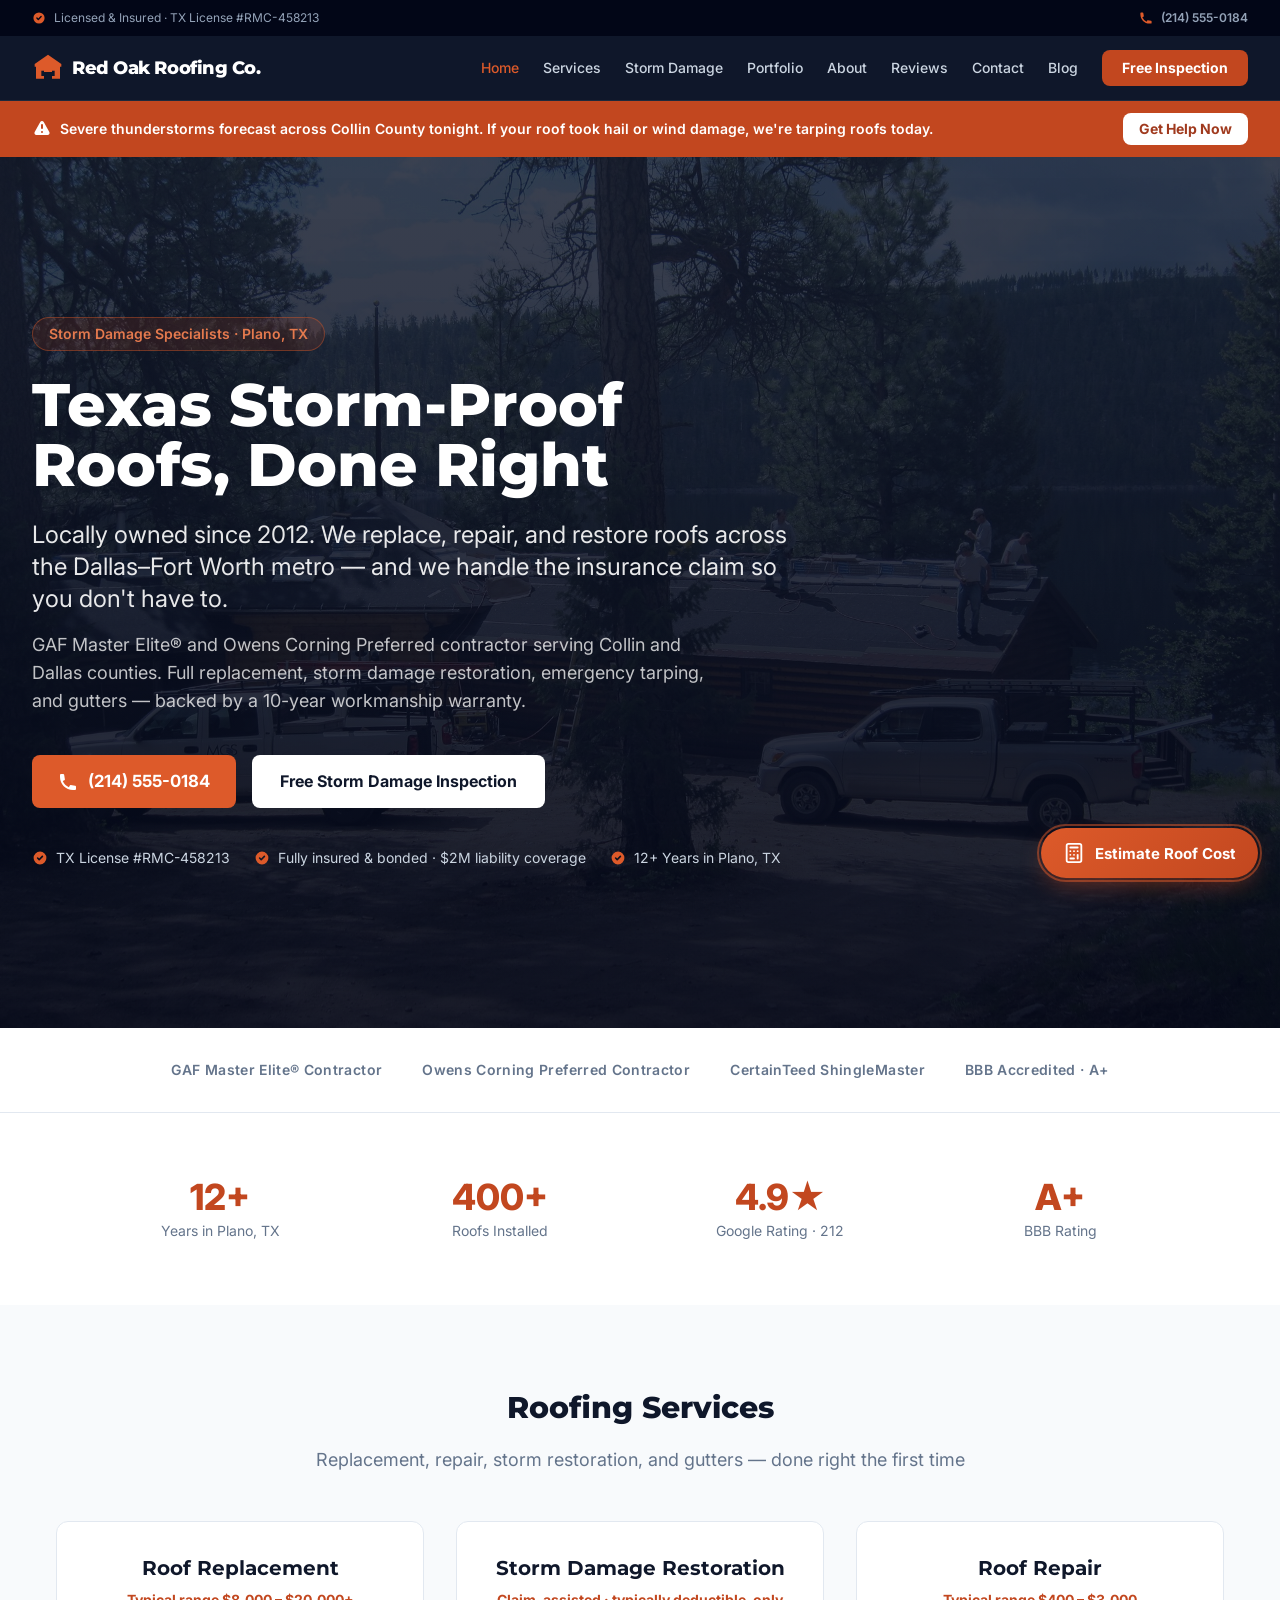
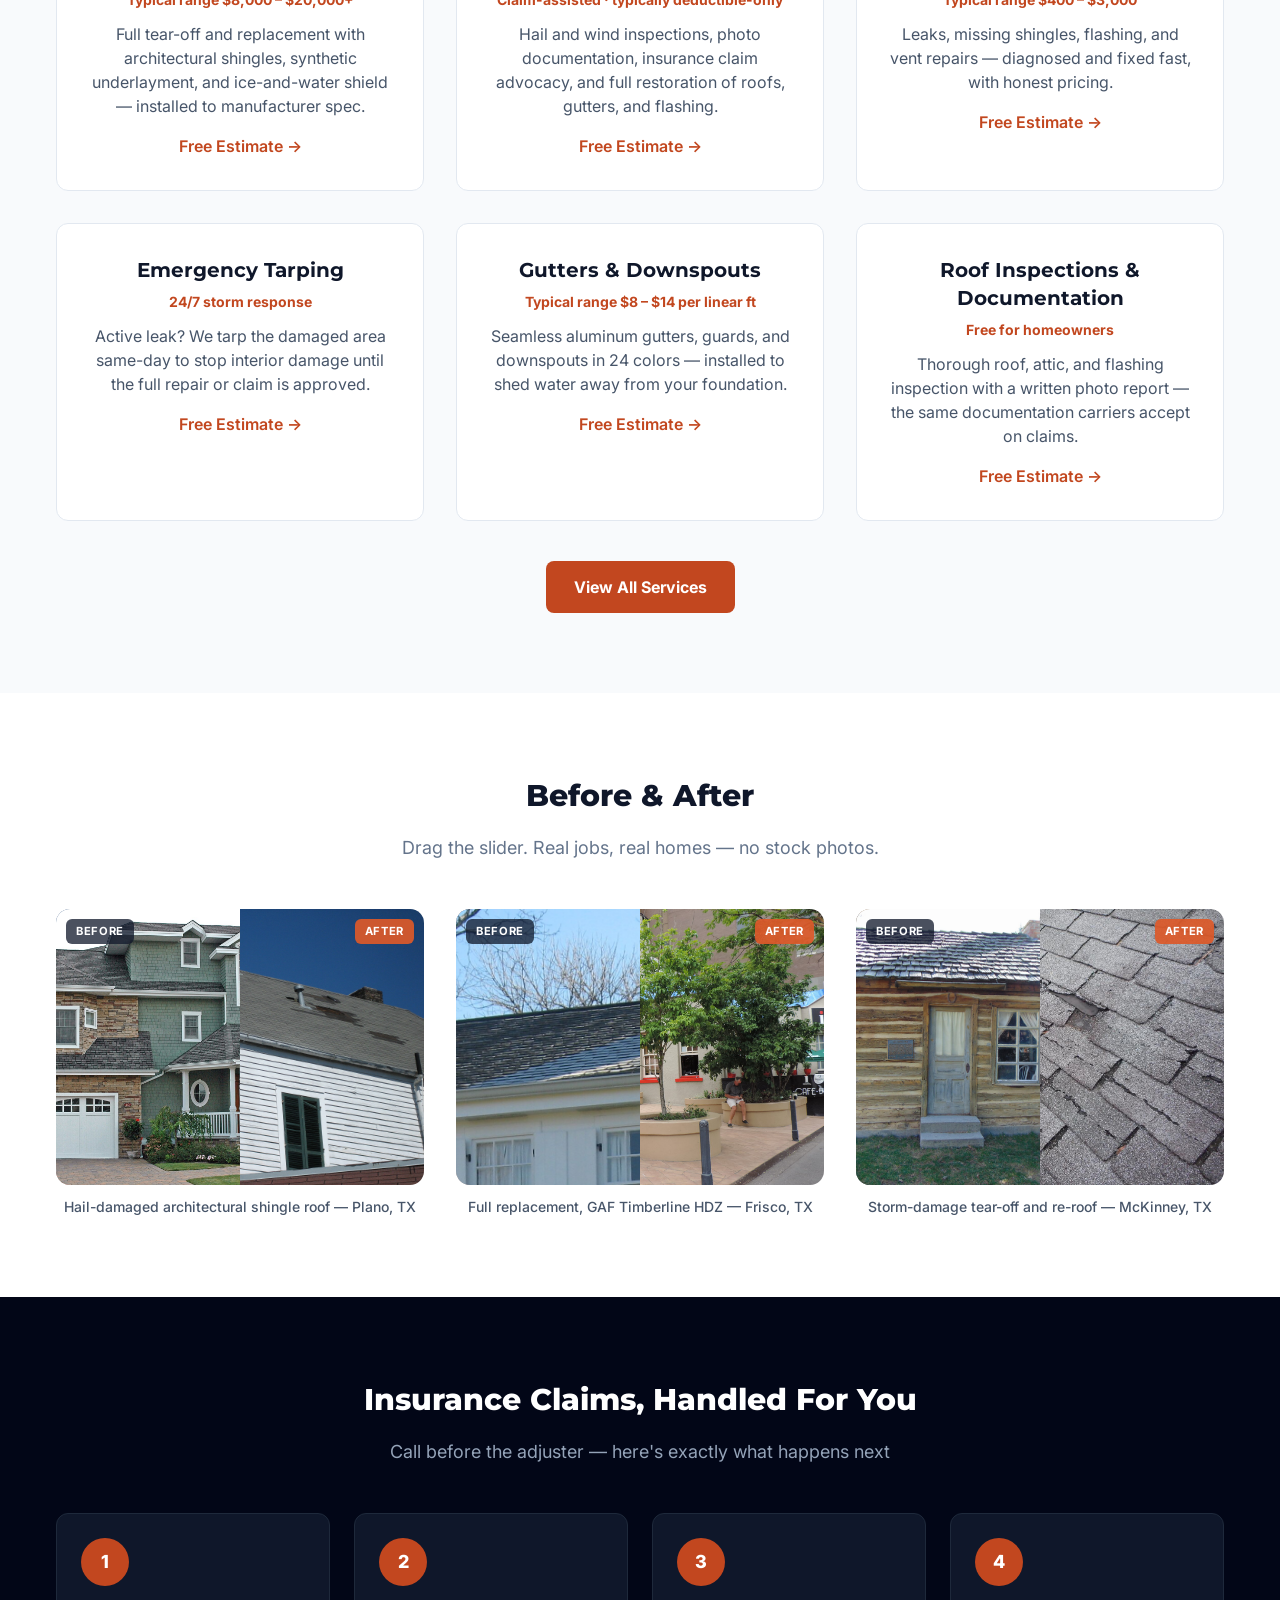
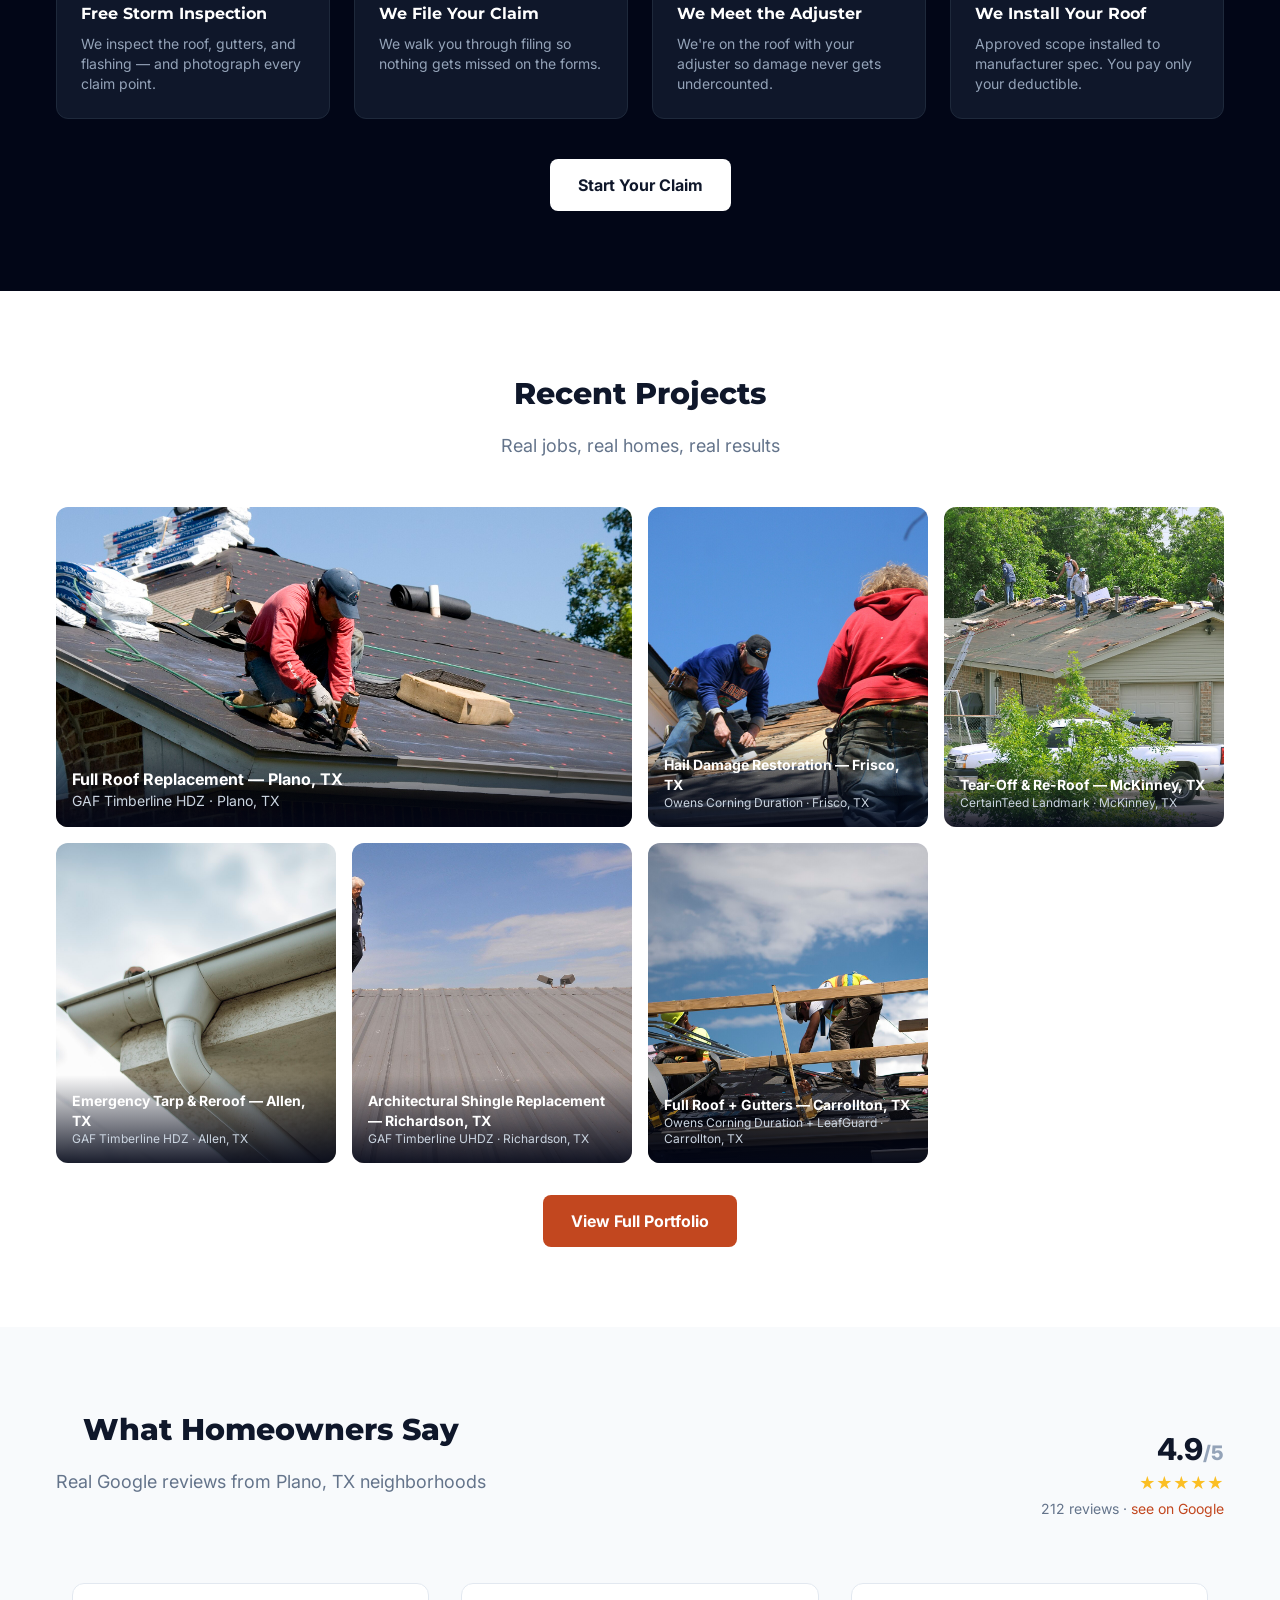
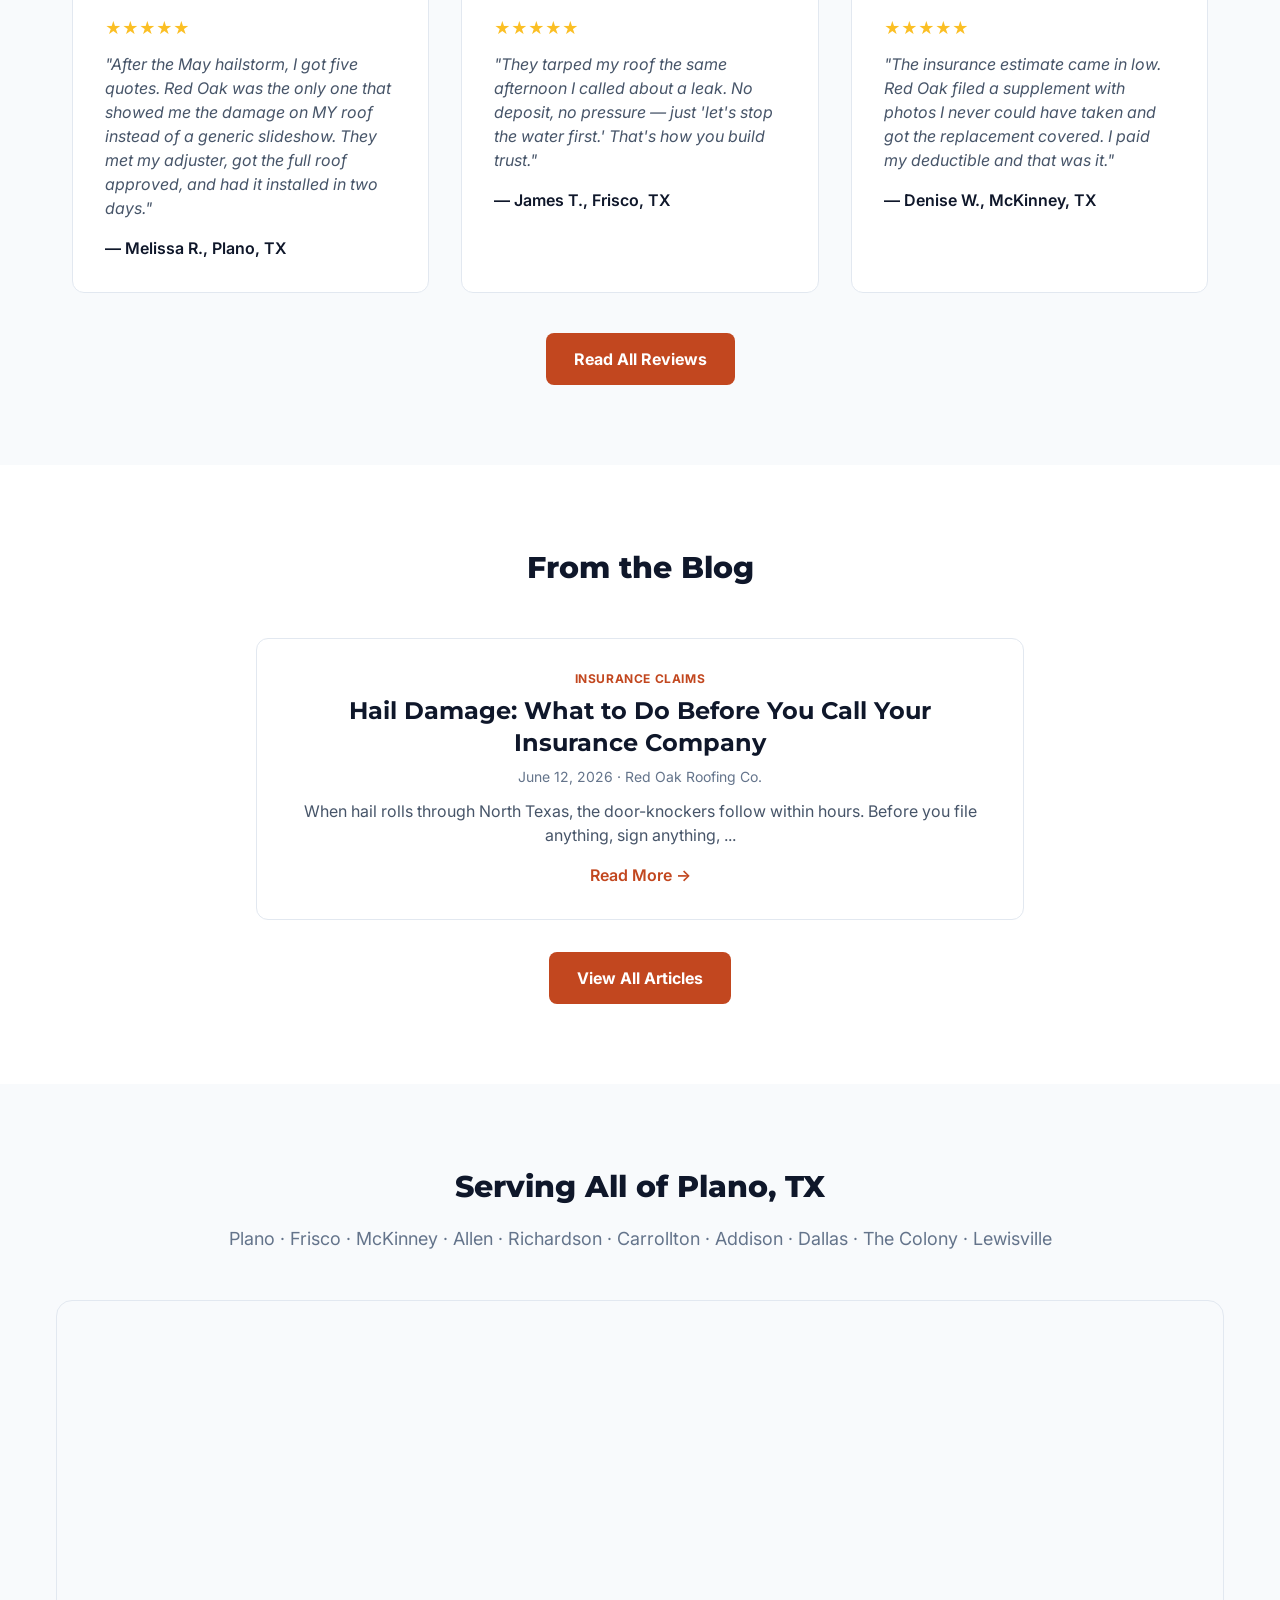
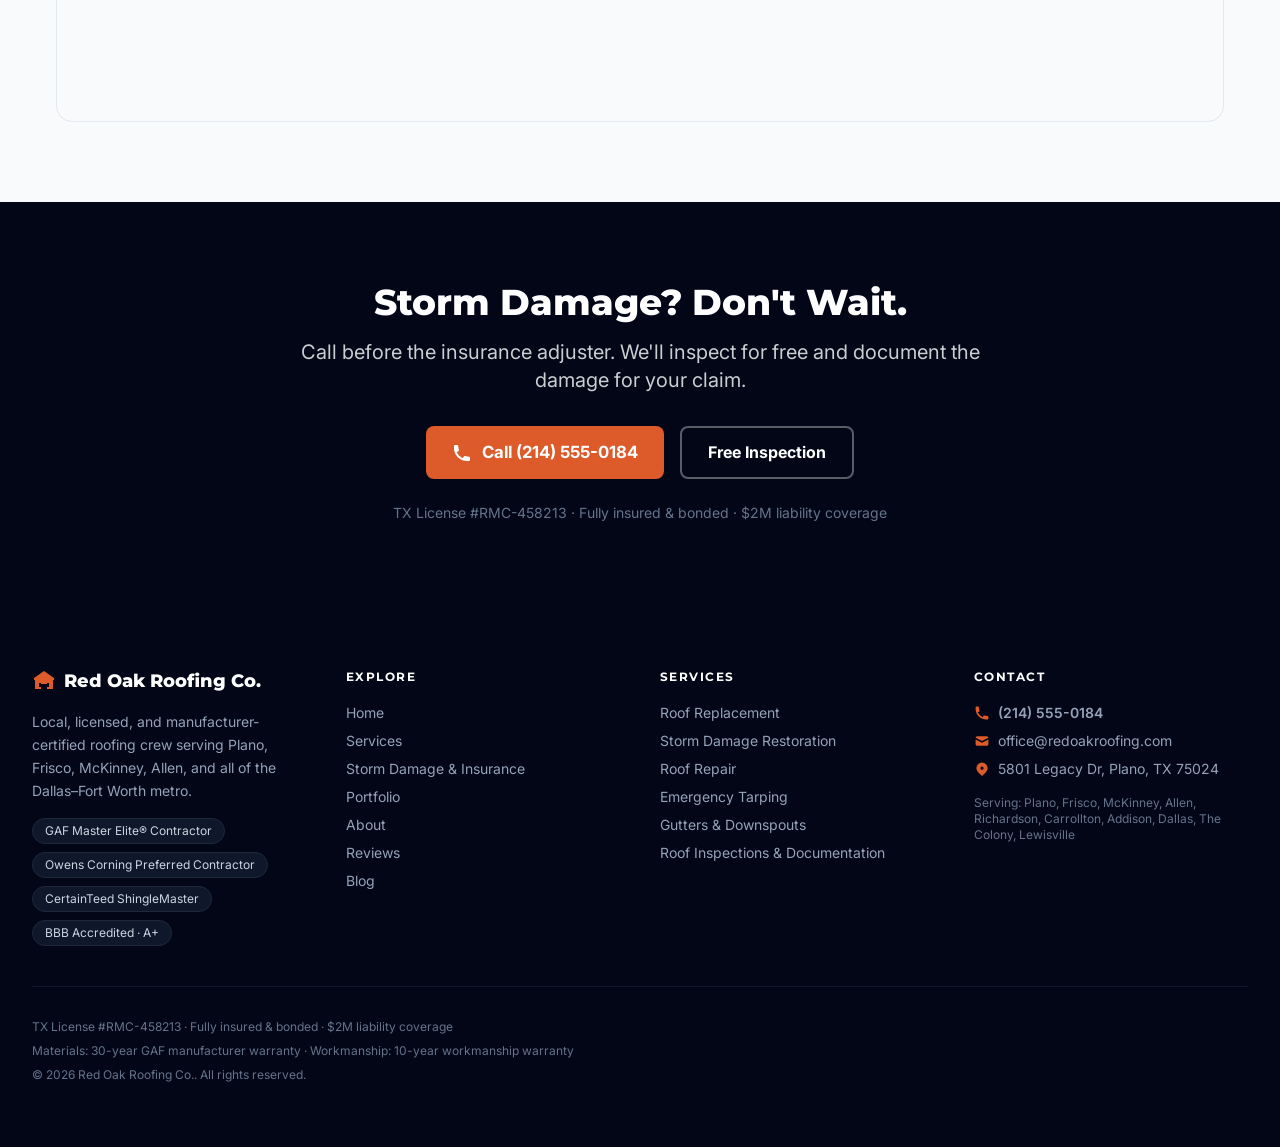
<file: index.html>
<!DOCTYPE html>
<html lang="en">
<head>
  <meta charset="UTF-8">
  <meta name="viewport" content="width=device-width, initial-scale=1.0">
  <title>Texas Storm-Proof Roofs, Done Right | Red Oak Roofing Co.</title>
  <meta name="description" content="GAF Master Elite® and Owens Corning Preferred contractor serving Collin and Dallas counties. Full replacement, storm damage restoration, emergency tarping, and gutters — backed by a 10-year workmanship warranty.">
  <meta property="og:title" content="Texas Storm-Proof Roofs, Done Right | Red Oak Roofing Co.">
  <meta property="og:description" content="GAF Master Elite® and Owens Corning Preferred contractor serving Collin and Dallas counties. Full replacement, storm damage restoration, emergency tarping, and gutters — backed by a 10-year workmanship warranty.">
  <meta property="og:type" content="website">
  <meta name="twitter:card" content="summary_large_image">
  <link rel="canonical" href="https://red-oak-roofing.pages.dev/index.html">
  <script type="application/ld+json">
  {
    "@context": "https://schema.org",
    "@type": "RoofingContractor",
    "name": "Red Oak Roofing Co.",
    "image": "./images/hero-roofing.jpg",
    "telephone": "(214) 555-0184",
    "email": "office@redoakroofing.com",
    "address": { "@type": "PostalAddress", "addressLocality": "Plano, TX", "streetAddress": "5801 Legacy Dr, Plano, TX 75024" },
    "url": "https://red-oak-roofing.pages.dev",
    "description": "GAF Master Elite® and Owens Corning Preferred contractor serving Collin and Dallas counties. Full replacement, storm damage restoration, emergency tarping, and gutters — backed by a 10-year workmanship warranty.",
    "areaServed": "Plano, TX",
    "aggregateRating": { "@type": "AggregateRating", "ratingValue": "4.9", "reviewCount": "212" },
    "priceRange": "$8,000 - $20,000+"
  }
  </script>
  <link rel="stylesheet" href="style.css">
  <link rel="preconnect" href="https://fonts.googleapis.com">
  <link rel="preconnect" href="https://fonts.gstatic.com" crossorigin>
  <link rel="preload" as="style" href="https://fonts.googleapis.com/css2?family=Inter:wght@400;500;600;700&family=Montserrat:wght@600;700;800;900&display=swap">
  <link rel="stylesheet" href="https://fonts.googleapis.com/css2?family=Inter:wght@400;500;600;700&family=Montserrat:wght@600;700;800;900&display=swap" media="print" onload="this.media='all'">
  <noscript><link rel="stylesheet" href="https://fonts.googleapis.com/css2?family=Inter:wght@400;500;600;700&family=Montserrat:wght@600;700;800;900&display=swap"></noscript>
  <link rel="preload" as="image" href="./images/hero-roofing.jpg">
  <style>
  *{margin:0;padding:0;box-sizing:border-box}
  html{scroll-behavior:smooth}
  body{font-family:Inter,system-ui,-apple-system,Segoe UI,Roboto,Helvetica Neue,Arial,sans-serif;color:#334155;background:#fff;-webkit-font-smoothing:antialiased}
  h1,h2,h3,h4{font-family:Montserrat,system-ui,sans-serif}
  .container{max-width:1280px;margin:0 auto;padding:0 24px}
  .section{padding:80px 24px}
  .sec-title{font-size:1.875rem;font-weight:800;text-align:center;margin-bottom:48px;color:#0f172a}
  .sec-subtitle{text-align:center;color:#64748b;font-size:1.125rem;margin-top:-32px;margin-bottom:48px}
  .grid-3{display:grid;grid-template-columns:repeat(auto-fit,minmax(300px,1fr));gap:32px}
  .card{background:#fff;border-radius:12px;padding:32px;border:1px solid #e2e8f0;transition:box-shadow .3s}
  .card:hover{box-shadow:0 12px 30px -8px rgba(15,23,42,.12)}
  .form-input{width:100%;padding:12px 16px;border:1px solid #cbd5e1;border-radius:8px;outline:none;transition:border-color .2s,box-shadow .2s;font-family:inherit;background:#fff}
  .form-input:focus{border-color:#c2471f;box-shadow:0 0 0 3px rgba(221,90,42,.15)}
  .btn{display:inline-block;background:#c2471f;color:#fff;padding:14px 28px;border-radius:8px;text-decoration:none;font-weight:700;border:0;cursor:pointer;transition:background .2s;font-family:inherit;font-size:1rem;text-align:center}
  .btn:hover{background:#a03a1e}
  .btn-outline{display:inline-block;border:2px solid rgba(255,255,255,.35);color:#fff;padding:12px 26px;border-radius:8px;text-decoration:none;font-weight:700;transition:background .2s;font-family:inherit;font-size:1rem;text-align:center}
  .btn-outline:hover{background:rgba(255,255,255,.1)}
  .btn-light{display:inline-block;background:#fff;color:#0f172a;padding:14px 28px;border-radius:8px;text-decoration:none;font-weight:700;transition:background .2s;font-family:inherit;font-size:1rem;text-align:center}
  .btn-light:hover{background:#f1f5f9}
  .btn-tel{display:inline-flex;align-items:center;gap:10px;background:#dd5a2a;color:#fff;padding:14px 26px;border-radius:8px;text-decoration:none;font-weight:700;transition:background .2s;font-family:inherit;font-size:1.05rem}
  .btn-tel:hover{background:#c2471f}
  .pill{display:inline-block;background:rgba(255,255,255,.12);border:1px solid rgba(255,255,255,.22);color:#fff;padding:6px 14px;border-radius:9999px;font-size:.8rem;font-weight:600}
  .active-page{color:#dd5a2a!important}
  .smallcaps{font-size:.75rem;font-weight:700;letter-spacing:.12em;text-transform:uppercase}
  .sticky-call{position:fixed;left:0;right:0;bottom:0;z-index:60;display:none;background:#0f172a;padding:10px 12px;gap:10px;border-top:1px solid #1e293b}
  .sticky-call a{flex:1;text-align:center;padding:13px 8px;border-radius:8px;font-weight:700;text-decoration:none;font-size:.95rem}
  .sticky-call .call{background:#dd5a2a;color:#fff}
  .sticky-call .inspect{background:#fff;color:#0f172a}
  .ba{position:relative;overflow:hidden;border-radius:14px;user-select:none}
  .ba img{display:block;width:100%;height:100%;object-fit:cover}
  .ba-after{position:absolute;top:0;left:0;height:100%;overflow:hidden}
  .ba-after img{max-width:none}
  .ba-range{position:absolute;inset:0;width:100%;height:100%;opacity:0;cursor:ew-resize;margin:0}
  .ba-label{position:absolute;top:10px;padding:4px 10px;border-radius:6px;font-size:.7rem;font-weight:700;letter-spacing:.06em;text-transform:uppercase}
  .ba-label.before{left:10px;background:rgba(15,23,42,.75);color:#fff}
  .ba-label.after{right:10px;background:rgba(221,90,42,.92);color:#fff}
  .r-track{display:flex;transition:transform .5s ease}
  .r-slide{min-width:100%;padding:0 16px}
  @media(min-width:768px){.r-slide{min-width:50%}}
  @media(min-width:1024px){.r-slide{min-width:33.333%}}
  @media(max-width:768px){.grid-3{grid-template-columns:1fr}.section{padding:48px 24px}.sticky-call{display:flex}body{padding-bottom:64px}}
  </style>
  <style>
    @keyframes fadeInUp{from{opacity:0;transform:translateY(30px)}to{opacity:1;transform:translateY(0)}}
    .animate-in{animation:fadeInUp .6s ease forwards}
  </style>
</head>
<body>
  <div class="bg-slate-950 text-slate-400 text-xs">
    <div class="max-w-7xl mx-auto px-4 sm:px-6 lg:px-8 h-9 flex items-center justify-between">
      <span class="flex items-center gap-2">
        <svg class="w-3.5 h-3.5 text-roof-500" fill="currentColor" viewBox="0 0 20 20"><path fill-rule="evenodd" d="M10 18a8 8 0 100-16 8 8 0 000 16zm3.707-9.293a1 1 0 00-1.414-1.414L9 10.586 7.707 9.293a1 1 0 00-1.414 1.414l2 2a1 1 0 001.414 0l4-4z" clip-rule="evenodd"/></svg>
        Licensed &amp; Insured · TX License #RMC-458213
      </span>
      <a href="tel:(214) 555-0184" class="flex items-center gap-2 hover:text-white transition font-semibold">
        <svg class="w-3.5 h-3.5 text-roof-500" fill="currentColor" viewBox="0 0 20 20"><path d="M2 3a1 1 0 011-1h2.153a1 1 0 01.986.836l.74 4.435a1 1 0 01-.54 1.06l-1.548.773a11.037 11.037 0 006.105 6.105l.774-1.548a1 1 0 011.059-.54l4.435.74a1 1 0 01.836.986V17a1 1 0 01-1 1h-2C7.82 18 2 12.18 2 5V3z"/></svg>
        (214) 555-0184
      </a>
    </div>
  </div>
  <nav class="bg-slate-900 sticky top-0 z-50 border-b border-slate-800">
    <div class="max-w-7xl mx-auto px-4 sm:px-6 lg:px-8">
      <div class="flex justify-between items-center h-16">
        <a href="/" class="flex items-center gap-2">
          <svg class="w-8 h-8 text-roof-500" fill="currentColor" viewBox="0 0 24 24"><path d="M12 2L2 9v2h1v9h6v-5h6v5h6v-9h1V9l-10-7zM7 18v-4h2v4H7zm8 0v-4h2v4h-2z"/></svg>
          <span class="font-heading text-lg font-extrabold text-white tracking-tight">Red Oak Roofing Co.</span>
        </a>
        <div class="hidden lg:flex items-center gap-6 text-sm">
          <a href="/" class="text-slate-300 hover:text-white transition font-medium active-page">Home</a>
          <a href="/services" class="text-slate-300 hover:text-white transition font-medium ">Services</a>
          <a href="/storm-damage" class="text-slate-300 hover:text-white transition font-medium ">Storm Damage</a>
          <a href="/portfolio" class="text-slate-300 hover:text-white transition font-medium ">Portfolio</a>
          <a href="/about" class="text-slate-300 hover:text-white transition font-medium ">About</a>
          <a href="/reviews" class="text-slate-300 hover:text-white transition font-medium ">Reviews</a>
          <a href="/contact" class="text-slate-300 hover:text-white transition font-medium ">Contact</a>
          <a href="/blog" class="text-slate-300 hover:text-white transition font-medium ">Blog</a>
          <a href="/contact" class="bg-roof-600 text-white px-5 py-2 rounded-lg hover:bg-roof-700 transition font-bold text-sm">Free Inspection</a>
        </div>
        <div class="flex items-center gap-3 lg:hidden">
          <a href="tel:(214) 555-0184" class="bg-roof-600 text-white px-4 py-2 rounded-lg font-bold text-sm">Call</a>
          <button onclick="document.getElementById('mobile-menu').classList.toggle('hidden')" aria-label="Menu">
            <svg class="w-6 h-6 text-white" fill="none" stroke="currentColor" viewBox="0 0 24 24"><path stroke-linecap="round" stroke-linejoin="round" stroke-width="2" d="M4 6h16M4 12h16M4 18h16"/></svg>
          </button>
        </div>
      </div>
    </div>
    <div id="mobile-menu" class="hidden lg:hidden bg-slate-900 border-t border-slate-800">
      <div class="px-4 py-3 space-y-1">
        <a href="/" class="block py-2 text-slate-300 hover:text-white">Home</a>
        <a href="/services" class="block py-2 text-slate-300 hover:text-white">Services</a>
        <a href="/storm-damage" class="block py-2 text-roof-500 font-semibold">Storm Damage &amp; Insurance Claims</a>
        <a href="/portfolio" class="block py-2 text-slate-300 hover:text-white">Portfolio</a>
        <a href="/about" class="block py-2 text-slate-300 hover:text-white">About</a>
        <a href="/reviews" class="block py-2 text-slate-300 hover:text-white">Reviews</a>
        <a href="/contact" class="block py-2 text-slate-300 hover:text-white">Contact</a>
        <a href="/blog" class="block py-2 text-slate-300 hover:text-white">Blog</a>
        <a href="tel:(214) 555-0184" class="block py-2 text-roof-500 font-bold">Call (214) 555-0184</a>
      </div>
    </div>
  </nav>

  <div class="bg-roof-600 text-white">
    <div class="max-w-7xl mx-auto px-4 sm:px-6 lg:px-8 py-3 flex items-center justify-between gap-4 text-sm">
      <span class="flex items-center gap-2 font-semibold"><svg class="w-5 h-5 flex-shrink-0" fill="currentColor" viewBox="0 0 20 20"><path fill-rule="evenodd" d="M8.257 3.099c.765-1.36 2.722-1.36 3.486 0l5.58 9.92c.75 1.334-.213 2.98-1.742 2.98H4.42c-1.53 0-2.493-1.646-1.743-2.98l5.58-9.92zM11 13a1 1 0 11-2 0 1 1 0 012 0zm-1-8a1 1 0 00-1 1v3a1 1 0 002 0V6a1 1 0 00-1-1z" clip-rule="evenodd"/></svg>Severe thunderstorms forecast across Collin County tonight. If your roof took hail or wind damage, we&#x27;re tarping roofs today.</span>
      <a href="/storm-damage" class="hidden sm:inline-flex items-center gap-1 bg-white text-roof-700 font-bold px-4 py-1.5 rounded-lg hover:bg-slate-100 transition text-sm">Get Help Now</a>
    </div>
  </div>

  <section class="bg-slate-950 text-white relative" style="background:linear-gradient(rgba(15,23,42,.82),rgba(2,6,23,.9)),url('./images/hero-roofing.jpg') center/cover;">
    <div class="max-w-7xl mx-auto px-4 sm:px-6 lg:px-8 py-28 md:py-40">
      <div class="max-w-3xl">
        <div class="inline-flex items-center gap-2 bg-roof-600/15 border border-roof-500/40 rounded-full px-4 py-1.5 text-sm font-semibold text-roof-400 mb-6">
          Storm Damage Specialists · Plano, TX
        </div>
        <h1 class="text-4xl md:text-6xl font-extrabold leading-tight mb-6">Texas Storm-Proof Roofs, Done Right</h1>
        <p class="text-xl md:text-2xl mb-4 opacity-90">Locally owned since 2012. We replace, repair, and restore roofs across the Dallas–Fort Worth metro — and we handle the insurance claim so you don&#x27;t have to.</p>
        <p class="text-lg opacity-75 mb-10 max-w-2xl">GAF Master Elite® and Owens Corning Preferred contractor serving Collin and Dallas counties. Full replacement, storm damage restoration, emergency tarping, and gutters — backed by a 10-year workmanship warranty.</p>
        <div class="flex flex-col sm:flex-row gap-4">
          <a href="tel:(214) 555-0184" class="btn-tel">
            <svg class="w-5 h-5" fill="currentColor" viewBox="0 0 20 20"><path d="M2 3a1 1 0 011-1h2.153a1 1 0 01.986.836l.74 4.435a1 1 0 01-.54 1.06l-1.548.773a11.037 11.037 0 006.105 6.105l.774-1.548a1 1 0 011.059-.54l4.435.74a1 1 0 01.836.986V17a1 1 0 01-1 1h-2C7.82 18 2 12.18 2 5V3z"/></svg>
            (214) 555-0184
          </a>
          <a href="/contact" class="btn-light">Free Storm Damage Inspection</a>
        </div>
        <div class="flex flex-wrap gap-x-6 gap-y-2 mt-10 text-sm text-slate-300">
          <span class="flex items-center gap-2"><svg class="w-4 h-4 text-roof-500" fill="currentColor" viewBox="0 0 20 20"><path fill-rule="evenodd" d="M10 18a8 8 0 100-16 8 8 0 000 16zm3.707-9.293a1 1 0 00-1.414-1.414L9 10.586 7.707 9.293a1 1 0 00-1.414 1.414l2 2a1 1 0 001.414 0l4-4z" clip-rule="evenodd"/></svg>TX License #RMC-458213</span>
          <span class="flex items-center gap-2"><svg class="w-4 h-4 text-roof-500" fill="currentColor" viewBox="0 0 20 20"><path fill-rule="evenodd" d="M10 18a8 8 0 100-16 8 8 0 000 16zm3.707-9.293a1 1 0 00-1.414-1.414L9 10.586 7.707 9.293a1 1 0 00-1.414 1.414l2 2a1 1 0 001.414 0l4-4z" clip-rule="evenodd"/></svg>Fully insured &amp; bonded · $2M liability coverage</span>
          <span class="flex items-center gap-2"><svg class="w-4 h-4 text-roof-500" fill="currentColor" viewBox="0 0 20 20"><path fill-rule="evenodd" d="M10 18a8 8 0 100-16 8 8 0 000 16zm3.707-9.293a1 1 0 00-1.414-1.414L9 10.586 7.707 9.293a1 1 0 00-1.414 1.414l2 2a1 1 0 001.414 0l4-4z" clip-rule="evenodd"/></svg>12+ Years in Plano, TX</span>
        </div>
      </div>
    </div>
  </section>

  <section class="py-8 bg-white border-b border-slate-200">
    <div class="max-w-7xl mx-auto px-4 sm:px-6 lg:px-8 flex flex-wrap items-center justify-center gap-x-10 gap-y-3">
      <span class="text-sm font-semibold text-slate-500 tracking-wide">GAF Master Elite® Contractor</span><span class="text-sm font-semibold text-slate-500 tracking-wide">Owens Corning Preferred Contractor</span><span class="text-sm font-semibold text-slate-500 tracking-wide">CertainTeed ShingleMaster</span><span class="text-sm font-semibold text-slate-500 tracking-wide">BBB Accredited · A+</span>
    </div>
  </section>

  <section class="py-16 bg-white">
    <div class="max-w-6xl mx-auto px-4 sm:px-6 lg:px-8">
      <div class="grid grid-cols-2 md:grid-cols-4 gap-8 text-center">
        <div class="animate-in" style="animation-delay:0s"><div class="text-4xl font-extrabold text-roof-600">12+</div><div class="text-slate-500 text-sm mt-1">Years in Plano, TX</div></div>
        <div class="animate-in" style="animation-delay:.1s"><div class="text-4xl font-extrabold text-roof-600">400+</div><div class="text-slate-500 text-sm mt-1">Roofs Installed</div></div>
        <div class="animate-in" style="animation-delay:.2s"><div class="text-4xl font-extrabold text-roof-600">4.9★</div><div class="text-slate-500 text-sm mt-1">Google Rating · 212</div></div>
        <div class="animate-in" style="animation-delay:.3s"><div class="text-4xl font-extrabold text-roof-600">A+</div><div class="text-slate-500 text-sm mt-1">BBB Rating</div></div>
      </div>
    </div>
  </section>

  <section class="section bg-slate-50" id="services">
    <h2 class="sec-title">Roofing Services</h2>
    <p class="sec-subtitle">Replacement, repair, storm restoration, and gutters — done right the first time</p>
    <div class="max-w-7xl mx-auto px-4 sm:px-6 lg:px-8">
      <div class="grid md:grid-cols-3 gap-8">
        <div class="card text-center animate-in" style="animation-delay:0s">
          <h3 class="text-xl font-bold text-slate-900 mb-2">Roof Replacement</h3>
          <div class="text-roof-600 font-bold mb-3 text-sm">Typical range $8,000 – $20,000+</div>
          <p class="text-slate-600 mb-4">Full tear-off and replacement with architectural shingles, synthetic underlayment, and ice-and-water shield — installed to manufacturer spec.</p>
          <a href="/contact" class="text-roof-600 font-semibold hover:underline">Free Estimate →</a>
        </div>
        <div class="card text-center animate-in" style="animation-delay:.1s">
          <h3 class="text-xl font-bold text-slate-900 mb-2">Storm Damage Restoration</h3>
          <div class="text-roof-600 font-bold mb-3 text-sm">Claim-assisted · typically deductible-only</div>
          <p class="text-slate-600 mb-4">Hail and wind inspections, photo documentation, insurance claim advocacy, and full restoration of roofs, gutters, and flashing.</p>
          <a href="/contact" class="text-roof-600 font-semibold hover:underline">Free Estimate →</a>
        </div>
        <div class="card text-center animate-in" style="animation-delay:.2s">
          <h3 class="text-xl font-bold text-slate-900 mb-2">Roof Repair</h3>
          <div class="text-roof-600 font-bold mb-3 text-sm">Typical range $400 – $3,000</div>
          <p class="text-slate-600 mb-4">Leaks, missing shingles, flashing, and vent repairs — diagnosed and fixed fast, with honest pricing.</p>
          <a href="/contact" class="text-roof-600 font-semibold hover:underline">Free Estimate →</a>
        </div>
        <div class="card text-center animate-in" style="animation-delay:.3s">
          <h3 class="text-xl font-bold text-slate-900 mb-2">Emergency Tarping</h3>
          <div class="text-roof-600 font-bold mb-3 text-sm">24/7 storm response</div>
          <p class="text-slate-600 mb-4">Active leak? We tarp the damaged area same-day to stop interior damage until the full repair or claim is approved.</p>
          <a href="/contact" class="text-roof-600 font-semibold hover:underline">Free Estimate →</a>
        </div>
        <div class="card text-center animate-in" style="animation-delay:.4s">
          <h3 class="text-xl font-bold text-slate-900 mb-2">Gutters &amp; Downspouts</h3>
          <div class="text-roof-600 font-bold mb-3 text-sm">Typical range $8 – $14 per linear ft</div>
          <p class="text-slate-600 mb-4">Seamless aluminum gutters, guards, and downspouts in 24 colors — installed to shed water away from your foundation.</p>
          <a href="/contact" class="text-roof-600 font-semibold hover:underline">Free Estimate →</a>
        </div>
        <div class="card text-center animate-in" style="animation-delay:.5s">
          <h3 class="text-xl font-bold text-slate-900 mb-2">Roof Inspections &amp; Documentation</h3>
          <div class="text-roof-600 font-bold mb-3 text-sm">Free for homeowners</div>
          <p class="text-slate-600 mb-4">Thorough roof, attic, and flashing inspection with a written photo report — the same documentation carriers accept on claims.</p>
          <a href="/contact" class="text-roof-600 font-semibold hover:underline">Free Estimate →</a>
        </div>
      </div>
      <div class="text-center mt-10">
        <a href="/services" class="btn">View All Services</a>
      </div>
    </div>
  </section>

  <section class="section" id="before-after">
    <h2 class="sec-title">Before &amp; After</h2>
    <p class="sec-subtitle">Drag the slider. Real jobs, real homes — no stock photos.</p>
    <div class="max-w-7xl mx-auto px-4 sm:px-6 lg:px-8">
      <div class="grid md:grid-cols-2 lg:grid-cols-3 gap-8">
        <div>
          <div class="ba aspect-[4/3]">
            <img src="./images/before-1.jpg" alt="Before" loading="lazy">
            <div class="ba-after"><img src="./images/after-1.jpg" alt="After" loading="lazy"></div>
            <span class="ba-label before">Before</span>
            <span class="ba-label after">After</span>
            <input type="range" min="0" max="100" value="50" class="ba-range" aria-label="Reveal before and after">
          </div>
          <p class="text-sm text-slate-600 mt-3 text-center font-medium">Hail-damaged architectural shingle roof — Plano, TX</p>
        </div>
        <div>
          <div class="ba aspect-[4/3]">
            <img src="./images/before-2.jpg" alt="Before" loading="lazy">
            <div class="ba-after"><img src="./images/after-2.jpg" alt="After" loading="lazy"></div>
            <span class="ba-label before">Before</span>
            <span class="ba-label after">After</span>
            <input type="range" min="0" max="100" value="50" class="ba-range" aria-label="Reveal before and after">
          </div>
          <p class="text-sm text-slate-600 mt-3 text-center font-medium">Full replacement, GAF Timberline HDZ — Frisco, TX</p>
        </div>
        <div>
          <div class="ba aspect-[4/3]">
            <img src="./images/before-3.jpg" alt="Before" loading="lazy">
            <div class="ba-after"><img src="./images/after-3.jpg" alt="After" loading="lazy"></div>
            <span class="ba-label before">Before</span>
            <span class="ba-label after">After</span>
            <input type="range" min="0" max="100" value="50" class="ba-range" aria-label="Reveal before and after">
          </div>
          <p class="text-sm text-slate-600 mt-3 text-center font-medium">Storm-damage tear-off and re-roof — McKinney, TX</p>
        </div>
      </div>
    </div>
  </section>

  <section class="section bg-slate-950 text-white" id="claims">
    <h2 class="sec-title !text-white">Insurance Claims, Handled For You</h2>
    <p class="sec-subtitle !text-slate-400">Call before the adjuster — here's exactly what happens next</p>
    <div class="max-w-7xl mx-auto px-4 sm:px-6 lg:px-8">
      <div class="grid md:grid-cols-4 gap-6">
        <div class="bg-slate-900 border border-slate-800 rounded-xl p-6">
          <div class="w-12 h-12 bg-roof-600 text-white rounded-full flex items-center justify-center mb-4 text-lg font-extrabold">1</div>
          <h3 class="font-bold text-white mb-2">Free Storm Inspection</h3>
          <p class="text-slate-400 text-sm">We inspect the roof, gutters, and flashing — and photograph every claim point.</p>
        </div>
        <div class="bg-slate-900 border border-slate-800 rounded-xl p-6">
          <div class="w-12 h-12 bg-roof-600 text-white rounded-full flex items-center justify-center mb-4 text-lg font-extrabold">2</div>
          <h3 class="font-bold text-white mb-2">We File Your Claim</h3>
          <p class="text-slate-400 text-sm">We walk you through filing so nothing gets missed on the forms.</p>
        </div>
        <div class="bg-slate-900 border border-slate-800 rounded-xl p-6">
          <div class="w-12 h-12 bg-roof-600 text-white rounded-full flex items-center justify-center mb-4 text-lg font-extrabold">3</div>
          <h3 class="font-bold text-white mb-2">We Meet the Adjuster</h3>
          <p class="text-slate-400 text-sm">We&#x27;re on the roof with your adjuster so damage never gets undercounted.</p>
        </div>
        <div class="bg-slate-900 border border-slate-800 rounded-xl p-6">
          <div class="w-12 h-12 bg-roof-600 text-white rounded-full flex items-center justify-center mb-4 text-lg font-extrabold">4</div>
          <h3 class="font-bold text-white mb-2">We Install Your Roof</h3>
          <p class="text-slate-400 text-sm">Approved scope installed to manufacturer spec. You pay only your deductible.</p>
        </div>
      </div>
      <div class="text-center mt-10">
        <a href="/storm-damage" class="btn-light">Start Your Claim</a>
      </div>
    </div>
  </section>

  <section class="section" id="projects">
    <h2 class="sec-title">Recent Projects</h2>
    <p class="sec-subtitle">Real jobs, real homes, real results</p>
    <div class="max-w-7xl mx-auto px-4 sm:px-6 lg:px-8">
      <div class="grid grid-cols-1 sm:grid-cols-2 lg:grid-cols-4 gap-4">
        <div class="lg:col-span-2 sm:col-span-2 relative overflow-hidden rounded-xl group"><img src="./images/project-1.jpg" alt="Full Roof Replacement — Plano, TX" class="w-full h-80 object-cover" loading="lazy"><div class="absolute inset-x-0 bottom-0 bg-gradient-to-t from-slate-950/90 to-transparent p-4"><div class="text-white font-bold">Full Roof Replacement — Plano, TX</div><div class="text-slate-300 text-sm">GAF Timberline HDZ · Plano, TX</div></div></div>
        <div class="relative overflow-hidden rounded-xl group"><img src="./images/project-2.jpg" alt="Hail Damage Restoration — Frisco, TX" class="w-full h-80 object-cover" loading="lazy"><div class="absolute inset-x-0 bottom-0 bg-gradient-to-t from-slate-950/90 to-transparent p-4"><div class="text-white font-bold text-sm">Hail Damage Restoration — Frisco, TX</div><div class="text-slate-300 text-xs">Owens Corning Duration · Frisco, TX</div></div></div>
        <div class="relative overflow-hidden rounded-xl group"><img src="./images/project-3.jpg" alt="Tear-Off &amp; Re-Roof — McKinney, TX" class="w-full h-80 object-cover" loading="lazy"><div class="absolute inset-x-0 bottom-0 bg-gradient-to-t from-slate-950/90 to-transparent p-4"><div class="text-white font-bold text-sm">Tear-Off &amp; Re-Roof — McKinney, TX</div><div class="text-slate-300 text-xs">CertainTeed Landmark · McKinney, TX</div></div></div>
        <div class="relative overflow-hidden rounded-xl group"><img src="./images/project-4.jpg" alt="Emergency Tarp &amp; Reroof — Allen, TX" class="w-full h-80 object-cover" loading="lazy"><div class="absolute inset-x-0 bottom-0 bg-gradient-to-t from-slate-950/90 to-transparent p-4"><div class="text-white font-bold text-sm">Emergency Tarp &amp; Reroof — Allen, TX</div><div class="text-slate-300 text-xs">GAF Timberline HDZ · Allen, TX</div></div></div>
        <div class="relative overflow-hidden rounded-xl group"><img src="./images/project-5.jpg" alt="Architectural Shingle Replacement — Richardson, TX" class="w-full h-80 object-cover" loading="lazy"><div class="absolute inset-x-0 bottom-0 bg-gradient-to-t from-slate-950/90 to-transparent p-4"><div class="text-white font-bold text-sm">Architectural Shingle Replacement — Richardson, TX</div><div class="text-slate-300 text-xs">GAF Timberline UHDZ · Richardson, TX</div></div></div>
        <div class="relative overflow-hidden rounded-xl group"><img src="./images/project-6.jpg" alt="Full Roof + Gutters — Carrollton, TX" class="w-full h-80 object-cover" loading="lazy"><div class="absolute inset-x-0 bottom-0 bg-gradient-to-t from-slate-950/90 to-transparent p-4"><div class="text-white font-bold text-sm">Full Roof + Gutters — Carrollton, TX</div><div class="text-slate-300 text-xs">Owens Corning Duration + LeafGuard · Carrollton, TX</div></div></div>
      </div>
      <div class="text-center mt-8">
        <a href="/portfolio" class="btn">View Full Portfolio</a>
      </div>
    </div>
  </section>

  <section class="section bg-slate-50" id="reviews">
    <div class="max-w-7xl mx-auto px-4 sm:px-6 lg:px-8">
      <div class="flex flex-col md:flex-row items-center justify-between gap-6 mb-10">
        <div>
          <h2 class="sec-title mb-2">What Homeowners Say</h2>
          <p class="sec-subtitle mb-0">Real Google reviews from Plano, TX neighborhoods</p>
        </div>
        <div class="text-center md:text-right">
          <div class="text-3xl font-extrabold text-slate-900">4.9<span class="text-slate-400 text-xl">/5</span></div>
          <div class="flex justify-center md:justify-end text-amber-400 my-1">★★★★★</div>
          <p class="text-sm text-slate-500">212 reviews · <a href="https://www.google.com/search?q&#x3D;Red+Oak+Roofing+Plano+reviews" target="_blank" rel="noopener" class="text-roof-600 hover:underline">see on Google</a></p>
        </div>
      </div>
      <div class="testimonial-carousel relative overflow-hidden" data-carousel>
        <div class="r-track" data-track>
          <div class="r-slide"><div class="card h-full"><div class="flex text-amber-400 mb-3">★★★★★</div><p class="text-slate-600 mb-4 italic">"After the May hailstorm, I got five quotes. Red Oak was the only one that showed me the damage on MY roof instead of a generic slideshow. They met my adjuster, got the full roof approved, and had it installed in two days."</p><p class="font-semibold text-slate-900">— Melissa R., Plano, TX</p></div></div>
          <div class="r-slide"><div class="card h-full"><div class="flex text-amber-400 mb-3">★★★★★</div><p class="text-slate-600 mb-4 italic">"They tarped my roof the same afternoon I called about a leak. No deposit, no pressure — just &#x27;let&#x27;s stop the water first.&#x27; That&#x27;s how you build trust."</p><p class="font-semibold text-slate-900">— James T., Frisco, TX</p></div></div>
          <div class="r-slide"><div class="card h-full"><div class="flex text-amber-400 mb-3">★★★★★</div><p class="text-slate-600 mb-4 italic">"The insurance estimate came in low. Red Oak filed a supplement with photos I never could have taken and got the replacement covered. I paid my deductible and that was it."</p><p class="font-semibold text-slate-900">— Denise W., McKinney, TX</p></div></div>
          <div class="r-slide"><div class="card h-full"><div class="flex text-amber-400 mb-3">★★★★★</div><p class="text-slate-600 mb-4 italic">"Crew was on time every day, cleaned up every evening, and walked the finished roof with me. The 30-year GAF warranty was registered before they left."</p><p class="font-semibold text-slate-900">— Tony H., Allen, TX</p></div></div>
          <div class="r-slide"><div class="card h-full"><div class="flex text-amber-400 mb-3">★★★★★</div><p class="text-slate-600 mb-4 italic">"Straight answer on what I needed vs. what I didn&#x27;t. They fixed two vents and a small leak for a fair price instead of selling me a whole new roof."</p><p class="font-semibold text-slate-900">— Sandra K., Richardson, TX</p></div></div>
          <div class="r-slide"><div class="card h-full"><div class="flex text-amber-400 mb-3">★★★★★</div><p class="text-slate-600 mb-4 italic">"Had our roof and gutters done together. Communication was excellent, and the house looks sharp. Would recommend to any neighbor."</p><p class="font-semibold text-slate-900">— Marcus D., Carrollton, TX</p></div></div>
        </div>
      </div>
      <div class="text-center mt-10">
        <a href="/reviews" class="btn">Read All Reviews</a>
      </div>
    </div>
  </section>

  <section class="section" id="blog">
    <h2 class="sec-title">From the Blog</h2>
    <div class="max-w-7xl mx-auto px-4 sm:px-6 lg:px-8">
      <div class="card max-w-3xl mx-auto text-center">
        <div class="text-xs text-roof-600 font-bold uppercase tracking-wider mb-2">Insurance Claims</div>
        <h3 class="text-2xl font-bold text-slate-900 mb-2">Hail Damage: What to Do Before You Call Your Insurance Company</h3>
        <p class="text-slate-500 text-sm mb-3">June 12, 2026 · Red Oak Roofing Co.</p>
        <p class="text-slate-600 mb-4">When hail rolls through North Texas, the door-knockers follow within hours. Before you file anything, sign anything, ...</p>
        <a href="/blog/hail-damage-claim-guide" class="text-roof-600 font-semibold hover:underline">Read More →</a>
      </div>
      <div class="text-center mt-8">
        <a href="/blog" class="btn">View All Articles</a>
      </div>
    </div>
  </section>

  <section class="section bg-slate-50">
    <div class="max-w-7xl mx-auto px-4 sm:px-6 lg:px-8">
      <h2 class="sec-title">Serving All of Plano, TX</h2>
      <p class="sec-subtitle">Plano · Frisco · McKinney · Allen · Richardson · Carrollton · Addison · Dallas · The Colony · Lewisville</p>
      <div class="rounded-2xl overflow-hidden border border-slate-200">
        <iframe src="https://www.google.com/maps?q&#x3D;Plano,TX&amp;output&#x3D;embed" width="100%" height="420" style="border:0" loading="lazy" allowfullscreen referrerpolicy="no-referrer-when-downgrade" title="Red Oak Roofing Co. service area map"></iframe>
      </div>
    </div>
  </section>

  <section class="section bg-slate-950 text-white text-center">
    <div class="max-w-3xl mx-auto px-4">
      <h2 class="text-3xl md:text-4xl font-extrabold mb-4">Storm Damage? Don't Wait.</h2>
      <p class="text-xl opacity-80 mb-8">Call before the insurance adjuster. We'll inspect for free and document the damage for your claim.</p>
      <div class="flex flex-col sm:flex-row gap-4 justify-center">
        <a href="tel:(214) 555-0184" class="btn-tel">
          <svg class="w-5 h-5" fill="currentColor" viewBox="0 0 20 20"><path d="M2 3a1 1 0 011-1h2.153a1 1 0 01.986.836l.74 4.435a1 1 0 01-.54 1.06l-1.548.773a11.037 11.037 0 006.105 6.105l.774-1.548a1 1 0 011.059-.54l4.435.74a1 1 0 01.836.986V17a1 1 0 01-1 1h-2C7.82 18 2 12.18 2 5V3z"/></svg>
          Call (214) 555-0184
        </a>
        <a href="/contact" class="btn-outline">Free Inspection</a>
      </div>
      <p class="text-slate-500 text-sm mt-6">TX License #RMC-458213 · Fully insured &amp; bonded · $2M liability coverage</p>
    </div>
  </section>

  <footer class="bg-slate-950 text-slate-400">
    <div class="max-w-7xl mx-auto px-4 sm:px-6 lg:px-8 py-16">
      <div class="grid grid-cols-1 md:grid-cols-2 lg:grid-cols-4 gap-10">
        <div>
          <div class="flex items-center gap-2 mb-4">
            <svg class="w-6 h-6 text-roof-500" fill="currentColor" viewBox="0 0 24 24"><path d="M12 2L2 9v2h1v9h6v-5h6v5h6v-9h1V9l-10-7zM7 18v-4h2v4H7zm8 0v-4h2v4h-2z"/></svg>
            <span class="font-heading text-lg font-extrabold text-white">Red Oak Roofing Co.</span>
          </div>
          <p class="text-sm leading-relaxed mb-4">Local, licensed, and manufacturer-certified roofing crew serving Plano, Frisco, McKinney, Allen, and all of the Dallas–Fort Worth metro.</p>
          <div class="flex flex-wrap gap-2">
            <span class="text-xs bg-slate-900 border border-slate-800 rounded-full px-3 py-1 text-slate-300">GAF Master Elite® Contractor</span><span class="text-xs bg-slate-900 border border-slate-800 rounded-full px-3 py-1 text-slate-300">Owens Corning Preferred Contractor</span><span class="text-xs bg-slate-900 border border-slate-800 rounded-full px-3 py-1 text-slate-300">CertainTeed ShingleMaster</span><span class="text-xs bg-slate-900 border border-slate-800 rounded-full px-3 py-1 text-slate-300">BBB Accredited · A+</span>
          </div>
        </div>
        <div>
          <h3 class="font-heading text-white font-bold mb-4 text-sm smallcaps">Explore</h3>
          <ul class="space-y-2 text-sm">
            <li><a href="/" class="hover:text-white transition">Home</a></li>
            <li><a href="/services" class="hover:text-white transition">Services</a></li>
            <li><a href="/storm-damage" class="hover:text-white transition">Storm Damage &amp; Insurance</a></li>
            <li><a href="/portfolio" class="hover:text-white transition">Portfolio</a></li>
            <li><a href="/about" class="hover:text-white transition">About</a></li>
            <li><a href="/reviews" class="hover:text-white transition">Reviews</a></li>
            <li><a href="/blog" class="hover:text-white transition">Blog</a></li>
          </ul>
        </div>
        <div>
          <h3 class="font-heading text-white font-bold mb-4 text-sm smallcaps">Services</h3>
          <ul class="space-y-2 text-sm">
            <li>Roof Replacement</li>
            <li>Storm Damage Restoration</li>
            <li>Roof Repair</li>
            <li>Emergency Tarping</li>
            <li>Gutters &amp; Downspouts</li>
            <li>Roof Inspections &amp; Documentation</li>
          </ul>
        </div>
        <div>
          <h3 class="font-heading text-white font-bold mb-4 text-sm smallcaps">Contact</h3>
          <ul class="space-y-2 text-sm">
            <li class="flex items-center gap-2"><svg class="w-4 h-4 text-roof-500" fill="currentColor" viewBox="0 0 20 20"><path d="M2 3a1 1 0 011-1h2.153a1 1 0 01.986.836l.74 4.435a1 1 0 01-.54 1.06l-1.548.773a11.037 11.037 0 006.105 6.105l.774-1.548a1 1 0 011.059-.54l4.435.74a1 1 0 01.836.986V17a1 1 0 01-1 1h-2C7.82 18 2 12.18 2 5V3z"/></svg><a href="tel:(214) 555-0184" class="hover:text-white transition font-semibold">(214) 555-0184</a></li>
            <li class="flex items-center gap-2"><svg class="w-4 h-4 text-roof-500" fill="currentColor" viewBox="0 0 20 20"><path d="M2.003 5.884L10 9.882l7.997-3.998A2 2 0 0016 4H4a2 2 0 00-1.997 1.884z"/><path d="M18 8.118l-8 4-8-4V14a2 2 0 002 2h12a2 2 0 002-2V8.118z"/></svg><a href="mailto:office@redoakroofing.com" class="hover:text-white transition">office@redoakroofing.com</a></li>
            <li class="flex items-start gap-2"><svg class="w-4 h-4 text-roof-500 mt-0.5" fill="currentColor" viewBox="0 0 20 20"><path fill-rule="evenodd" d="M5.05 4.05a7 7 0 119.9 9.9L10 18.9l-4.95-4.95a7 7 0 010-9.9zM10 11a2 2 0 100-4 2 2 0 000 4z" clip-rule="evenodd"/></svg><span>5801 Legacy Dr, Plano, TX 75024</span></li>
          </ul>
          <p class="text-xs mt-4 text-slate-500">Serving: Plano, Frisco, McKinney, Allen, Richardson, Carrollton, Addison, Dallas, The Colony, Lewisville</p>
        </div>
      </div>
      <div class="border-t border-slate-900 mt-10 pt-8 text-xs text-slate-500 space-y-2">
        <p>TX License #RMC-458213 · Fully insured &amp; bonded · $2M liability coverage</p>
        <p>Materials: 30-year GAF manufacturer warranty · Workmanship: 10-year workmanship warranty</p>
        <p>&copy; 2026 Red Oak Roofing Co.. All rights reserved.</p>
      </div>
    </div>
  </footer>
  <div class="sticky-call">
    <a href="tel:(214) 555-0184" class="call">Call Now</a>
    <a href="/contact" class="inspect">Free Inspection</a>
  </div>
  <script>
    document.getElementById('mobile-menu')?.classList.add('hidden');

    document.querySelectorAll('.ba').forEach(slider => {
      const range = slider.querySelector('.ba-range');
      const after = slider.querySelector('.ba-after');
      if (!range || !after) return;
      const apply = v => after.style.width = v + '%';
      apply(range.value);
      range.addEventListener('input', () => apply(range.value));
    });

    document.querySelectorAll('[data-carousel]').forEach(carousel => {
      const track = carousel.querySelector('[data-track]');
      if (!track) return;
      const slides = track.children.length;
      if (slides < 2) return;
      let index = 0;
      const step = () => {
        index = (index + 1) % slides;
        track.style.transform = `translateX(-${index * 100}%)`;
      };
      setInterval(step, 6000);
    });
  </script>

  <style>
  .re-fab{position:fixed;right:22px;bottom:22px;z-index:9990;display:inline-flex;align-items:center;gap:10px;background:linear-gradient(135deg,#dd5a2a,#c2471f);color:#fff;border:none;border-radius:9999px;padding:14px 22px;text-decoration:none;font:700 15px/1 Inter,system-ui,sans-serif;cursor:pointer;box-shadow:0 10px 25px -6px rgba(194,71,31,.55);transition:transform .2s,box-shadow .2s}
  .re-fab:hover{transform:translateY(-2px) scale(1.03);box-shadow:0 16px 32px -8px rgba(194,71,31,.65)}
  .re-fab:focus-visible{outline:3px solid rgba(221,90,42,.4);outline-offset:2px}
  .re-fab .re-fab-ic{display:inline-flex}
  .re-fab .re-fab-ic svg{width:22px;height:22px}
  .re-fab-ring{position:absolute;inset:-4px;border-radius:9999px;border:2px solid rgba(221,90,42,.5);animation:rePulse 2.4s ease-out infinite;pointer-events:none}
  @keyframes rePulse{0%{transform:scale(1);opacity:.7}70%{transform:scale(1.4);opacity:0}100%{transform:scale(1.4);opacity:0}}
  @media(max-width:640px){.re-fab{bottom:82px;right:16px;padding:14px}.re-fab .re-fab-txt{display:none}}
  </style>
  <a href="/estimate" class="re-fab" aria-label="Estimate roof cost">
    <span class="re-fab-ring" aria-hidden="true"></span>
    <span class="re-fab-ic" aria-hidden="true">
      <svg viewBox="0 0 24 24" fill="none" stroke="currentColor" stroke-width="2" stroke-linecap="round" stroke-linejoin="round"><rect x="4" y="2" width="16" height="20" rx="2"/><line x1="8" y1="6" x2="16" y2="6"/><line x1="8" y1="10" x2="8" y2="10.01"/><line x1="12" y1="10" x2="12" y2="10.01"/><line x1="16" y1="10" x2="16" y2="10.01"/><line x1="8" y1="14" x2="8" y2="14.01"/><line x1="12" y1="14" x2="12" y2="14.01"/><line x1="16" y1="14" x2="16" y2="18"/><line x1="8" y1="18" x2="12" y2="18"/></svg>
    </span>
    <span class="re-fab-txt">Estimate Roof Cost</span>
  </a>
</body>
</html>
</file>
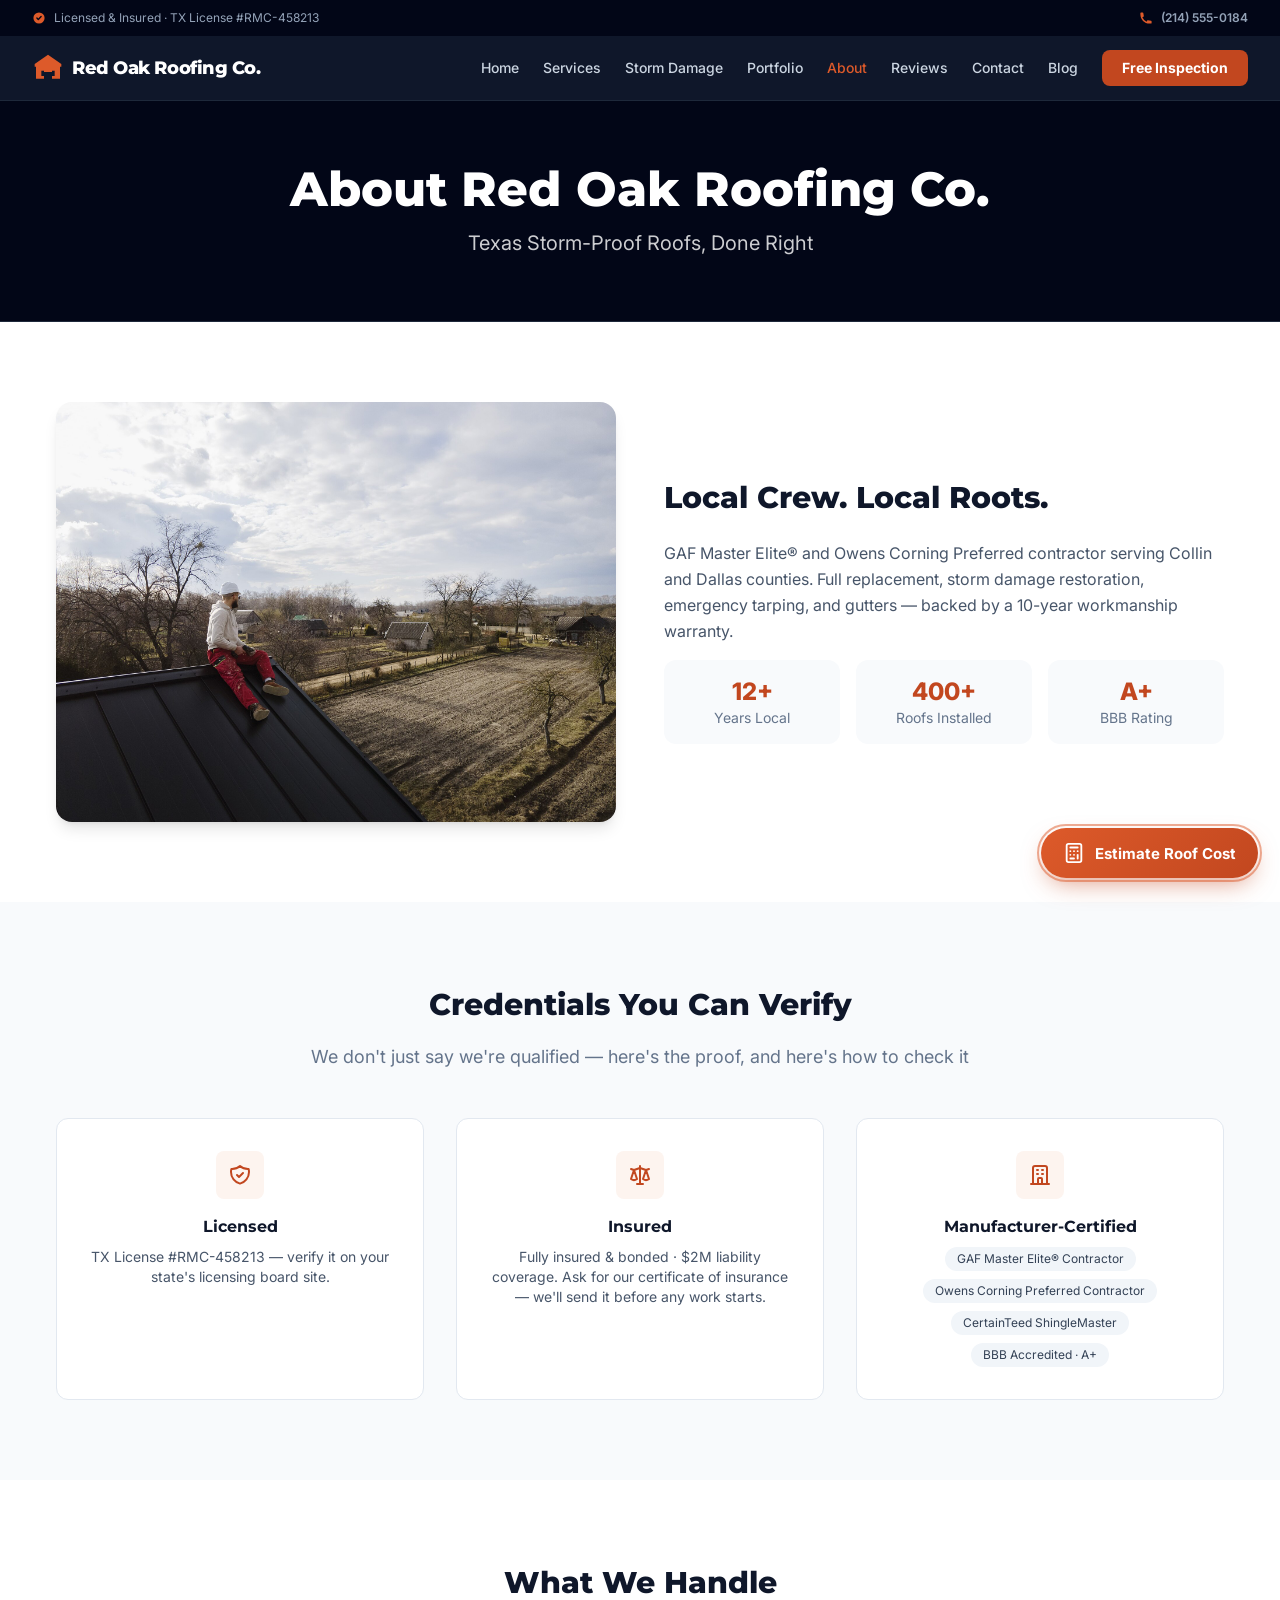
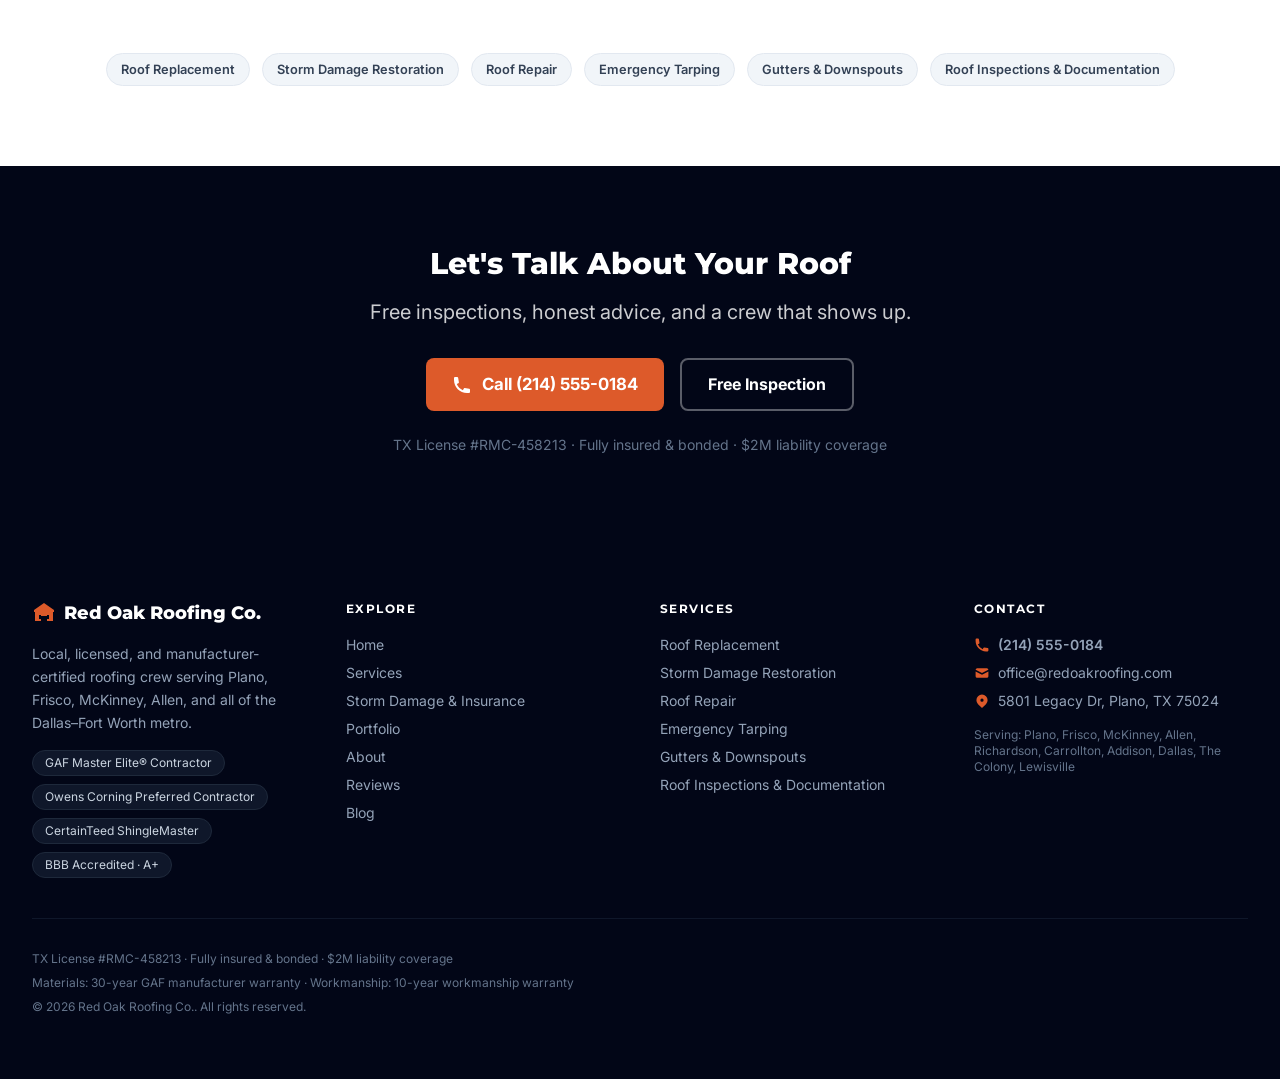
<file: about.html>
<!DOCTYPE html>
<html lang="en">
<head>
  <meta charset="UTF-8">
  <meta name="viewport" content="width=device-width, initial-scale=1.0">
  <title>About | Red Oak Roofing Co.</title>
  <meta name="description" content="Learn about Red Oak Roofing Co. — our story, mission, and team.">
  <meta property="og:title" content="About | Red Oak Roofing Co.">
  <meta property="og:description" content="Learn about Red Oak Roofing Co. — our story, mission, and team.">
  <meta property="og:type" content="website">
  <meta name="twitter:card" content="summary_large_image">
  <link rel="canonical" href="https://red-oak-roofing.pages.dev/about.html">
  <script type="application/ld+json">
  {
    "@context": "https://schema.org",
    "@type": "RoofingContractor",
    "name": "Red Oak Roofing Co.",
    "image": "./images/hero-roofing.jpg",
    "telephone": "(214) 555-0184",
    "email": "office@redoakroofing.com",
    "address": { "@type": "PostalAddress", "addressLocality": "Plano, TX", "streetAddress": "5801 Legacy Dr, Plano, TX 75024" },
    "url": "https://red-oak-roofing.pages.dev",
    "description": "GAF Master Elite® and Owens Corning Preferred contractor serving Collin and Dallas counties. Full replacement, storm damage restoration, emergency tarping, and gutters — backed by a 10-year workmanship warranty.",
    "areaServed": "Plano, TX",
    "aggregateRating": { "@type": "AggregateRating", "ratingValue": "4.9", "reviewCount": "212" },
    "priceRange": "$8,000 - $20,000+"
  }
  </script>
  <link rel="stylesheet" href="style.css">
  <link rel="preconnect" href="https://fonts.googleapis.com">
  <link rel="preconnect" href="https://fonts.gstatic.com" crossorigin>
  <link rel="preload" as="style" href="https://fonts.googleapis.com/css2?family=Inter:wght@400;500;600;700&family=Montserrat:wght@600;700;800;900&display=swap">
  <link rel="stylesheet" href="https://fonts.googleapis.com/css2?family=Inter:wght@400;500;600;700&family=Montserrat:wght@600;700;800;900&display=swap" media="print" onload="this.media='all'">
  <noscript><link rel="stylesheet" href="https://fonts.googleapis.com/css2?family=Inter:wght@400;500;600;700&family=Montserrat:wght@600;700;800;900&display=swap"></noscript>
  
  <style>
  *{margin:0;padding:0;box-sizing:border-box}
  html{scroll-behavior:smooth}
  body{font-family:Inter,system-ui,-apple-system,Segoe UI,Roboto,Helvetica Neue,Arial,sans-serif;color:#334155;background:#fff;-webkit-font-smoothing:antialiased}
  h1,h2,h3,h4{font-family:Montserrat,system-ui,sans-serif}
  .container{max-width:1280px;margin:0 auto;padding:0 24px}
  .section{padding:80px 24px}
  .sec-title{font-size:1.875rem;font-weight:800;text-align:center;margin-bottom:48px;color:#0f172a}
  .sec-subtitle{text-align:center;color:#64748b;font-size:1.125rem;margin-top:-32px;margin-bottom:48px}
  .grid-3{display:grid;grid-template-columns:repeat(auto-fit,minmax(300px,1fr));gap:32px}
  .card{background:#fff;border-radius:12px;padding:32px;border:1px solid #e2e8f0;transition:box-shadow .3s}
  .card:hover{box-shadow:0 12px 30px -8px rgba(15,23,42,.12)}
  .form-input{width:100%;padding:12px 16px;border:1px solid #cbd5e1;border-radius:8px;outline:none;transition:border-color .2s,box-shadow .2s;font-family:inherit;background:#fff}
  .form-input:focus{border-color:#c2471f;box-shadow:0 0 0 3px rgba(221,90,42,.15)}
  .btn{display:inline-block;background:#c2471f;color:#fff;padding:14px 28px;border-radius:8px;text-decoration:none;font-weight:700;border:0;cursor:pointer;transition:background .2s;font-family:inherit;font-size:1rem;text-align:center}
  .btn:hover{background:#a03a1e}
  .btn-outline{display:inline-block;border:2px solid rgba(255,255,255,.35);color:#fff;padding:12px 26px;border-radius:8px;text-decoration:none;font-weight:700;transition:background .2s;font-family:inherit;font-size:1rem;text-align:center}
  .btn-outline:hover{background:rgba(255,255,255,.1)}
  .btn-light{display:inline-block;background:#fff;color:#0f172a;padding:14px 28px;border-radius:8px;text-decoration:none;font-weight:700;transition:background .2s;font-family:inherit;font-size:1rem;text-align:center}
  .btn-light:hover{background:#f1f5f9}
  .btn-tel{display:inline-flex;align-items:center;gap:10px;background:#dd5a2a;color:#fff;padding:14px 26px;border-radius:8px;text-decoration:none;font-weight:700;transition:background .2s;font-family:inherit;font-size:1.05rem}
  .btn-tel:hover{background:#c2471f}
  .pill{display:inline-block;background:rgba(255,255,255,.12);border:1px solid rgba(255,255,255,.22);color:#fff;padding:6px 14px;border-radius:9999px;font-size:.8rem;font-weight:600}
  .active-page{color:#dd5a2a!important}
  .smallcaps{font-size:.75rem;font-weight:700;letter-spacing:.12em;text-transform:uppercase}
  .sticky-call{position:fixed;left:0;right:0;bottom:0;z-index:60;display:none;background:#0f172a;padding:10px 12px;gap:10px;border-top:1px solid #1e293b}
  .sticky-call a{flex:1;text-align:center;padding:13px 8px;border-radius:8px;font-weight:700;text-decoration:none;font-size:.95rem}
  .sticky-call .call{background:#dd5a2a;color:#fff}
  .sticky-call .inspect{background:#fff;color:#0f172a}
  .ba{position:relative;overflow:hidden;border-radius:14px;user-select:none}
  .ba img{display:block;width:100%;height:100%;object-fit:cover}
  .ba-after{position:absolute;top:0;left:0;height:100%;overflow:hidden}
  .ba-after img{max-width:none}
  .ba-range{position:absolute;inset:0;width:100%;height:100%;opacity:0;cursor:ew-resize;margin:0}
  .ba-label{position:absolute;top:10px;padding:4px 10px;border-radius:6px;font-size:.7rem;font-weight:700;letter-spacing:.06em;text-transform:uppercase}
  .ba-label.before{left:10px;background:rgba(15,23,42,.75);color:#fff}
  .ba-label.after{right:10px;background:rgba(221,90,42,.92);color:#fff}
  .r-track{display:flex;transition:transform .5s ease}
  .r-slide{min-width:100%;padding:0 16px}
  @media(min-width:768px){.r-slide{min-width:50%}}
  @media(min-width:1024px){.r-slide{min-width:33.333%}}
  @media(max-width:768px){.grid-3{grid-template-columns:1fr}.section{padding:48px 24px}.sticky-call{display:flex}body{padding-bottom:64px}}
  </style>
</head>
<body>
  <div class="bg-slate-950 text-slate-400 text-xs">
    <div class="max-w-7xl mx-auto px-4 sm:px-6 lg:px-8 h-9 flex items-center justify-between">
      <span class="flex items-center gap-2">
        <svg class="w-3.5 h-3.5 text-roof-500" fill="currentColor" viewBox="0 0 20 20"><path fill-rule="evenodd" d="M10 18a8 8 0 100-16 8 8 0 000 16zm3.707-9.293a1 1 0 00-1.414-1.414L9 10.586 7.707 9.293a1 1 0 00-1.414 1.414l2 2a1 1 0 001.414 0l4-4z" clip-rule="evenodd"/></svg>
        Licensed &amp; Insured · TX License #RMC-458213
      </span>
      <a href="tel:(214) 555-0184" class="flex items-center gap-2 hover:text-white transition font-semibold">
        <svg class="w-3.5 h-3.5 text-roof-500" fill="currentColor" viewBox="0 0 20 20"><path d="M2 3a1 1 0 011-1h2.153a1 1 0 01.986.836l.74 4.435a1 1 0 01-.54 1.06l-1.548.773a11.037 11.037 0 006.105 6.105l.774-1.548a1 1 0 011.059-.54l4.435.74a1 1 0 01.836.986V17a1 1 0 01-1 1h-2C7.82 18 2 12.18 2 5V3z"/></svg>
        (214) 555-0184
      </a>
    </div>
  </div>
  <nav class="bg-slate-900 sticky top-0 z-50 border-b border-slate-800">
    <div class="max-w-7xl mx-auto px-4 sm:px-6 lg:px-8">
      <div class="flex justify-between items-center h-16">
        <a href="/" class="flex items-center gap-2">
          <svg class="w-8 h-8 text-roof-500" fill="currentColor" viewBox="0 0 24 24"><path d="M12 2L2 9v2h1v9h6v-5h6v5h6v-9h1V9l-10-7zM7 18v-4h2v4H7zm8 0v-4h2v4h-2z"/></svg>
          <span class="font-heading text-lg font-extrabold text-white tracking-tight">Red Oak Roofing Co.</span>
        </a>
        <div class="hidden lg:flex items-center gap-6 text-sm">
          <a href="/" class="text-slate-300 hover:text-white transition font-medium ">Home</a>
          <a href="/services" class="text-slate-300 hover:text-white transition font-medium ">Services</a>
          <a href="/storm-damage" class="text-slate-300 hover:text-white transition font-medium ">Storm Damage</a>
          <a href="/portfolio" class="text-slate-300 hover:text-white transition font-medium ">Portfolio</a>
          <a href="/about" class="text-slate-300 hover:text-white transition font-medium active-page">About</a>
          <a href="/reviews" class="text-slate-300 hover:text-white transition font-medium ">Reviews</a>
          <a href="/contact" class="text-slate-300 hover:text-white transition font-medium ">Contact</a>
          <a href="/blog" class="text-slate-300 hover:text-white transition font-medium ">Blog</a>
          <a href="/contact" class="bg-roof-600 text-white px-5 py-2 rounded-lg hover:bg-roof-700 transition font-bold text-sm">Free Inspection</a>
        </div>
        <div class="flex items-center gap-3 lg:hidden">
          <a href="tel:(214) 555-0184" class="bg-roof-600 text-white px-4 py-2 rounded-lg font-bold text-sm">Call</a>
          <button onclick="document.getElementById('mobile-menu').classList.toggle('hidden')" aria-label="Menu">
            <svg class="w-6 h-6 text-white" fill="none" stroke="currentColor" viewBox="0 0 24 24"><path stroke-linecap="round" stroke-linejoin="round" stroke-width="2" d="M4 6h16M4 12h16M4 18h16"/></svg>
          </button>
        </div>
      </div>
    </div>
    <div id="mobile-menu" class="hidden lg:hidden bg-slate-900 border-t border-slate-800">
      <div class="px-4 py-3 space-y-1">
        <a href="/" class="block py-2 text-slate-300 hover:text-white">Home</a>
        <a href="/services" class="block py-2 text-slate-300 hover:text-white">Services</a>
        <a href="/storm-damage" class="block py-2 text-roof-500 font-semibold">Storm Damage &amp; Insurance Claims</a>
        <a href="/portfolio" class="block py-2 text-slate-300 hover:text-white">Portfolio</a>
        <a href="/about" class="block py-2 text-slate-300 hover:text-white">About</a>
        <a href="/reviews" class="block py-2 text-slate-300 hover:text-white">Reviews</a>
        <a href="/contact" class="block py-2 text-slate-300 hover:text-white">Contact</a>
        <a href="/blog" class="block py-2 text-slate-300 hover:text-white">Blog</a>
        <a href="tel:(214) 555-0184" class="block py-2 text-roof-500 font-bold">Call (214) 555-0184</a>
      </div>
    </div>
  </nav>

  <section class="bg-slate-950 text-white py-16 border-b border-slate-800">
    <div class="max-w-7xl mx-auto px-4 sm:px-6 lg:px-8 text-center">
      <h1 class="text-4xl md:text-5xl font-extrabold mb-4">About Red Oak Roofing Co.</h1>
      <p class="text-xl opacity-80 max-w-2xl mx-auto">Texas Storm-Proof Roofs, Done Right</p>
    </div>
  </section>

  <section class="section">
    <div class="max-w-7xl mx-auto px-4 sm:px-6 lg:px-8">
      <div class="grid md:grid-cols-2 gap-12 items-center">
        <div>
          <img src="./images/about-crew.jpg" alt="The Red Oak Roofing Co. crew" class="rounded-2xl w-full h-auto shadow-lg" loading="lazy">
        </div>
        <div>
          <h2 class="text-3xl font-extrabold text-slate-900 mb-6">Local Crew. Local Roots.</h2>
          <p class="text-slate-600 leading-relaxed mb-4">GAF Master Elite® and Owens Corning Preferred contractor serving Collin and Dallas counties. Full replacement, storm damage restoration, emergency tarping, and gutters — backed by a 10-year workmanship warranty.</p>
          
          
          <div class="grid grid-cols-3 gap-4">
            <div class="bg-slate-50 rounded-xl p-4 text-center">
              <div class="text-2xl font-extrabold text-roof-600">12+</div>
              <div class="text-slate-500 text-sm">Years Local</div>
            </div>
            <div class="bg-slate-50 rounded-xl p-4 text-center">
              <div class="text-2xl font-extrabold text-roof-600">400+</div>
              <div class="text-slate-500 text-sm">Roofs Installed</div>
            </div>
            <div class="bg-slate-50 rounded-xl p-4 text-center">
              <div class="text-2xl font-extrabold text-roof-600">A+</div>
              <div class="text-slate-500 text-sm">BBB Rating</div>
            </div>
          </div>
        </div>
      </div>
    </div>
  </section>

  <section class="section bg-slate-50">
    <div class="max-w-7xl mx-auto px-4 sm:px-6 lg:px-8">
      <h2 class="sec-title">Credentials You Can Verify</h2>
      <p class="sec-subtitle">We don't just say we're qualified — here's the proof, and here's how to check it</p>
      <div class="grid md:grid-cols-3 gap-8">
        <div class="card">
          <div class="w-12 h-12 bg-roof-50 text-roof-600 rounded-lg flex items-center justify-center mx-auto mb-4">
            <svg class="w-6 h-6" fill="none" stroke="currentColor" viewBox="0 0 24 24"><path stroke-linecap="round" stroke-linejoin="round" stroke-width="2" d="M9 12l2 2 4-4m5.618-4.016A11.955 11.955 0 0112 2.944a11.955 11.955 0 01-8.618 3.04A12.02 12.02 0 003 9c0 5.591 3.824 10.29 9 11.622 5.176-1.332 9-6.03 9-11.622 0-1.042-.133-2.052-.382-3.016z"/></svg>
          </div>
          <h3 class="font-bold text-slate-900 mb-2 text-center">Licensed</h3>
          <p class="text-slate-600 text-sm text-center">TX License #RMC-458213 — verify it on your state's licensing board site.</p>
        </div>
        <div class="card">
          <div class="w-12 h-12 bg-roof-50 text-roof-600 rounded-lg flex items-center justify-center mx-auto mb-4">
            <svg class="w-6 h-6" fill="none" stroke="currentColor" viewBox="0 0 24 24"><path stroke-linecap="round" stroke-linejoin="round" stroke-width="2" d="M3 6l3 1m0 0l-3 9a5.002 5.002 0 006.001 0M6 7l3 9M6 7l6-2m6 2l3-1m-3 1l-3 9a5.002 5.002 0 006.001 0M18 7l3 9m-3-9l-6-2m0-2v2m0 16V5m0 16H9m3 0h3"/></svg>
          </div>
          <h3 class="font-bold text-slate-900 mb-2 text-center">Insured</h3>
          <p class="text-slate-600 text-sm text-center">Fully insured &amp; bonded · $2M liability coverage. Ask for our certificate of insurance — we'll send it before any work starts.</p>
        </div>
        <div class="card">
          <div class="w-12 h-12 bg-roof-50 text-roof-600 rounded-lg flex items-center justify-center mx-auto mb-4">
            <svg class="w-6 h-6" fill="none" stroke="currentColor" viewBox="0 0 24 24"><path stroke-linecap="round" stroke-linejoin="round" stroke-width="2" d="M19 21V5a2 2 0 00-2-2H7a2 2 0 00-2 2v16m14 0h2m-2 0h-5m-9 0H3m2 0h5M9 7h1m-1 4h1m4-4h1m-1 4h1m-5 10v-5a1 1 0 011-1h2a1 1 0 011 1v5m-4 0h4"/></svg>
          </div>
          <h3 class="font-bold text-slate-900 mb-2 text-center">Manufacturer-Certified</h3>
          <div class="flex flex-wrap gap-2 justify-center">
            <span class="text-xs bg-slate-100 rounded-full px-3 py-1 text-slate-700">GAF Master Elite® Contractor</span><span class="text-xs bg-slate-100 rounded-full px-3 py-1 text-slate-700">Owens Corning Preferred Contractor</span><span class="text-xs bg-slate-100 rounded-full px-3 py-1 text-slate-700">CertainTeed ShingleMaster</span><span class="text-xs bg-slate-100 rounded-full px-3 py-1 text-slate-700">BBB Accredited · A+</span>
            
          </div>
        </div>
      </div>
    </div>
  </section>

  <section class="section">
    <div class="max-w-7xl mx-auto px-4 sm:px-6 lg:px-8 text-center">
      <h2 class="sec-title">What We Handle</h2>
      <div class="flex flex-wrap gap-3 justify-center">
        <span class="pill !bg-slate-100 !text-slate-700 !border-slate-200">Roof Replacement</span>
        <span class="pill !bg-slate-100 !text-slate-700 !border-slate-200">Storm Damage Restoration</span>
        <span class="pill !bg-slate-100 !text-slate-700 !border-slate-200">Roof Repair</span>
        <span class="pill !bg-slate-100 !text-slate-700 !border-slate-200">Emergency Tarping</span>
        <span class="pill !bg-slate-100 !text-slate-700 !border-slate-200">Gutters &amp; Downspouts</span>
        <span class="pill !bg-slate-100 !text-slate-700 !border-slate-200">Roof Inspections &amp; Documentation</span>
      </div>
    </div>
  </section>

  <section class="section bg-slate-950 text-white text-center">
    <div class="max-w-3xl mx-auto px-4">
      <h2 class="text-3xl font-extrabold mb-4">Let's Talk About Your Roof</h2>
      <p class="text-xl opacity-80 mb-8">Free inspections, honest advice, and a crew that shows up.</p>
      <div class="flex flex-col sm:flex-row gap-4 justify-center">
        <a href="tel:(214) 555-0184" class="btn-tel">
          <svg class="w-5 h-5" fill="currentColor" viewBox="0 0 20 20"><path d="M2 3a1 1 0 011-1h2.153a1 1 0 01.986.836l.74 4.435a1 1 0 01-.54 1.06l-1.548.773a11.037 11.037 0 006.105 6.105l.774-1.548a1 1 0 011.059-.54l4.435.74a1 1 0 01.836.986V17a1 1 0 01-1 1h-2C7.82 18 2 12.18 2 5V3z"/></svg>
          Call (214) 555-0184
        </a>
        <a href="/contact" class="btn-outline">Free Inspection</a>
      </div>
      <p class="text-slate-500 text-sm mt-6">TX License #RMC-458213 · Fully insured &amp; bonded · $2M liability coverage</p>
    </div>
  </section>

  <footer class="bg-slate-950 text-slate-400">
    <div class="max-w-7xl mx-auto px-4 sm:px-6 lg:px-8 py-16">
      <div class="grid grid-cols-1 md:grid-cols-2 lg:grid-cols-4 gap-10">
        <div>
          <div class="flex items-center gap-2 mb-4">
            <svg class="w-6 h-6 text-roof-500" fill="currentColor" viewBox="0 0 24 24"><path d="M12 2L2 9v2h1v9h6v-5h6v5h6v-9h1V9l-10-7zM7 18v-4h2v4H7zm8 0v-4h2v4h-2z"/></svg>
            <span class="font-heading text-lg font-extrabold text-white">Red Oak Roofing Co.</span>
          </div>
          <p class="text-sm leading-relaxed mb-4">Local, licensed, and manufacturer-certified roofing crew serving Plano, Frisco, McKinney, Allen, and all of the Dallas–Fort Worth metro.</p>
          <div class="flex flex-wrap gap-2">
            <span class="text-xs bg-slate-900 border border-slate-800 rounded-full px-3 py-1 text-slate-300">GAF Master Elite® Contractor</span><span class="text-xs bg-slate-900 border border-slate-800 rounded-full px-3 py-1 text-slate-300">Owens Corning Preferred Contractor</span><span class="text-xs bg-slate-900 border border-slate-800 rounded-full px-3 py-1 text-slate-300">CertainTeed ShingleMaster</span><span class="text-xs bg-slate-900 border border-slate-800 rounded-full px-3 py-1 text-slate-300">BBB Accredited · A+</span>
          </div>
        </div>
        <div>
          <h3 class="font-heading text-white font-bold mb-4 text-sm smallcaps">Explore</h3>
          <ul class="space-y-2 text-sm">
            <li><a href="/" class="hover:text-white transition">Home</a></li>
            <li><a href="/services" class="hover:text-white transition">Services</a></li>
            <li><a href="/storm-damage" class="hover:text-white transition">Storm Damage &amp; Insurance</a></li>
            <li><a href="/portfolio" class="hover:text-white transition">Portfolio</a></li>
            <li><a href="/about" class="hover:text-white transition">About</a></li>
            <li><a href="/reviews" class="hover:text-white transition">Reviews</a></li>
            <li><a href="/blog" class="hover:text-white transition">Blog</a></li>
          </ul>
        </div>
        <div>
          <h3 class="font-heading text-white font-bold mb-4 text-sm smallcaps">Services</h3>
          <ul class="space-y-2 text-sm">
            <li>Roof Replacement</li>
            <li>Storm Damage Restoration</li>
            <li>Roof Repair</li>
            <li>Emergency Tarping</li>
            <li>Gutters &amp; Downspouts</li>
            <li>Roof Inspections &amp; Documentation</li>
          </ul>
        </div>
        <div>
          <h3 class="font-heading text-white font-bold mb-4 text-sm smallcaps">Contact</h3>
          <ul class="space-y-2 text-sm">
            <li class="flex items-center gap-2"><svg class="w-4 h-4 text-roof-500" fill="currentColor" viewBox="0 0 20 20"><path d="M2 3a1 1 0 011-1h2.153a1 1 0 01.986.836l.74 4.435a1 1 0 01-.54 1.06l-1.548.773a11.037 11.037 0 006.105 6.105l.774-1.548a1 1 0 011.059-.54l4.435.74a1 1 0 01.836.986V17a1 1 0 01-1 1h-2C7.82 18 2 12.18 2 5V3z"/></svg><a href="tel:(214) 555-0184" class="hover:text-white transition font-semibold">(214) 555-0184</a></li>
            <li class="flex items-center gap-2"><svg class="w-4 h-4 text-roof-500" fill="currentColor" viewBox="0 0 20 20"><path d="M2.003 5.884L10 9.882l7.997-3.998A2 2 0 0016 4H4a2 2 0 00-1.997 1.884z"/><path d="M18 8.118l-8 4-8-4V14a2 2 0 002 2h12a2 2 0 002-2V8.118z"/></svg><a href="mailto:office@redoakroofing.com" class="hover:text-white transition">office@redoakroofing.com</a></li>
            <li class="flex items-start gap-2"><svg class="w-4 h-4 text-roof-500 mt-0.5" fill="currentColor" viewBox="0 0 20 20"><path fill-rule="evenodd" d="M5.05 4.05a7 7 0 119.9 9.9L10 18.9l-4.95-4.95a7 7 0 010-9.9zM10 11a2 2 0 100-4 2 2 0 000 4z" clip-rule="evenodd"/></svg><span>5801 Legacy Dr, Plano, TX 75024</span></li>
          </ul>
          <p class="text-xs mt-4 text-slate-500">Serving: Plano, Frisco, McKinney, Allen, Richardson, Carrollton, Addison, Dallas, The Colony, Lewisville</p>
        </div>
      </div>
      <div class="border-t border-slate-900 mt-10 pt-8 text-xs text-slate-500 space-y-2">
        <p>TX License #RMC-458213 · Fully insured &amp; bonded · $2M liability coverage</p>
        <p>Materials: 30-year GAF manufacturer warranty · Workmanship: 10-year workmanship warranty</p>
        <p>&copy; 2026 Red Oak Roofing Co.. All rights reserved.</p>
      </div>
    </div>
  </footer>
  <div class="sticky-call">
    <a href="tel:(214) 555-0184" class="call">Call Now</a>
    <a href="/contact" class="inspect">Free Inspection</a>
  </div>
  <script>
    document.getElementById('mobile-menu')?.classList.add('hidden');
  </script>

  <style>
  .re-fab{position:fixed;right:22px;bottom:22px;z-index:9990;display:inline-flex;align-items:center;gap:10px;background:linear-gradient(135deg,#dd5a2a,#c2471f);color:#fff;border:none;border-radius:9999px;padding:14px 22px;text-decoration:none;font:700 15px/1 Inter,system-ui,sans-serif;cursor:pointer;box-shadow:0 10px 25px -6px rgba(194,71,31,.55);transition:transform .2s,box-shadow .2s}
  .re-fab:hover{transform:translateY(-2px) scale(1.03);box-shadow:0 16px 32px -8px rgba(194,71,31,.65)}
  .re-fab:focus-visible{outline:3px solid rgba(221,90,42,.4);outline-offset:2px}
  .re-fab .re-fab-ic{display:inline-flex}
  .re-fab .re-fab-ic svg{width:22px;height:22px}
  .re-fab-ring{position:absolute;inset:-4px;border-radius:9999px;border:2px solid rgba(221,90,42,.5);animation:rePulse 2.4s ease-out infinite;pointer-events:none}
  @keyframes rePulse{0%{transform:scale(1);opacity:.7}70%{transform:scale(1.4);opacity:0}100%{transform:scale(1.4);opacity:0}}
  @media(max-width:640px){.re-fab{bottom:82px;right:16px;padding:14px}.re-fab .re-fab-txt{display:none}}
  </style>
  <a href="/estimate" class="re-fab" aria-label="Estimate roof cost">
    <span class="re-fab-ring" aria-hidden="true"></span>
    <span class="re-fab-ic" aria-hidden="true">
      <svg viewBox="0 0 24 24" fill="none" stroke="currentColor" stroke-width="2" stroke-linecap="round" stroke-linejoin="round"><rect x="4" y="2" width="16" height="20" rx="2"/><line x1="8" y1="6" x2="16" y2="6"/><line x1="8" y1="10" x2="8" y2="10.01"/><line x1="12" y1="10" x2="12" y2="10.01"/><line x1="16" y1="10" x2="16" y2="10.01"/><line x1="8" y1="14" x2="8" y2="14.01"/><line x1="12" y1="14" x2="12" y2="14.01"/><line x1="16" y1="14" x2="16" y2="18"/><line x1="8" y1="18" x2="12" y2="18"/></svg>
    </span>
    <span class="re-fab-txt">Estimate Roof Cost</span>
  </a>
</body>
</html>
</file>
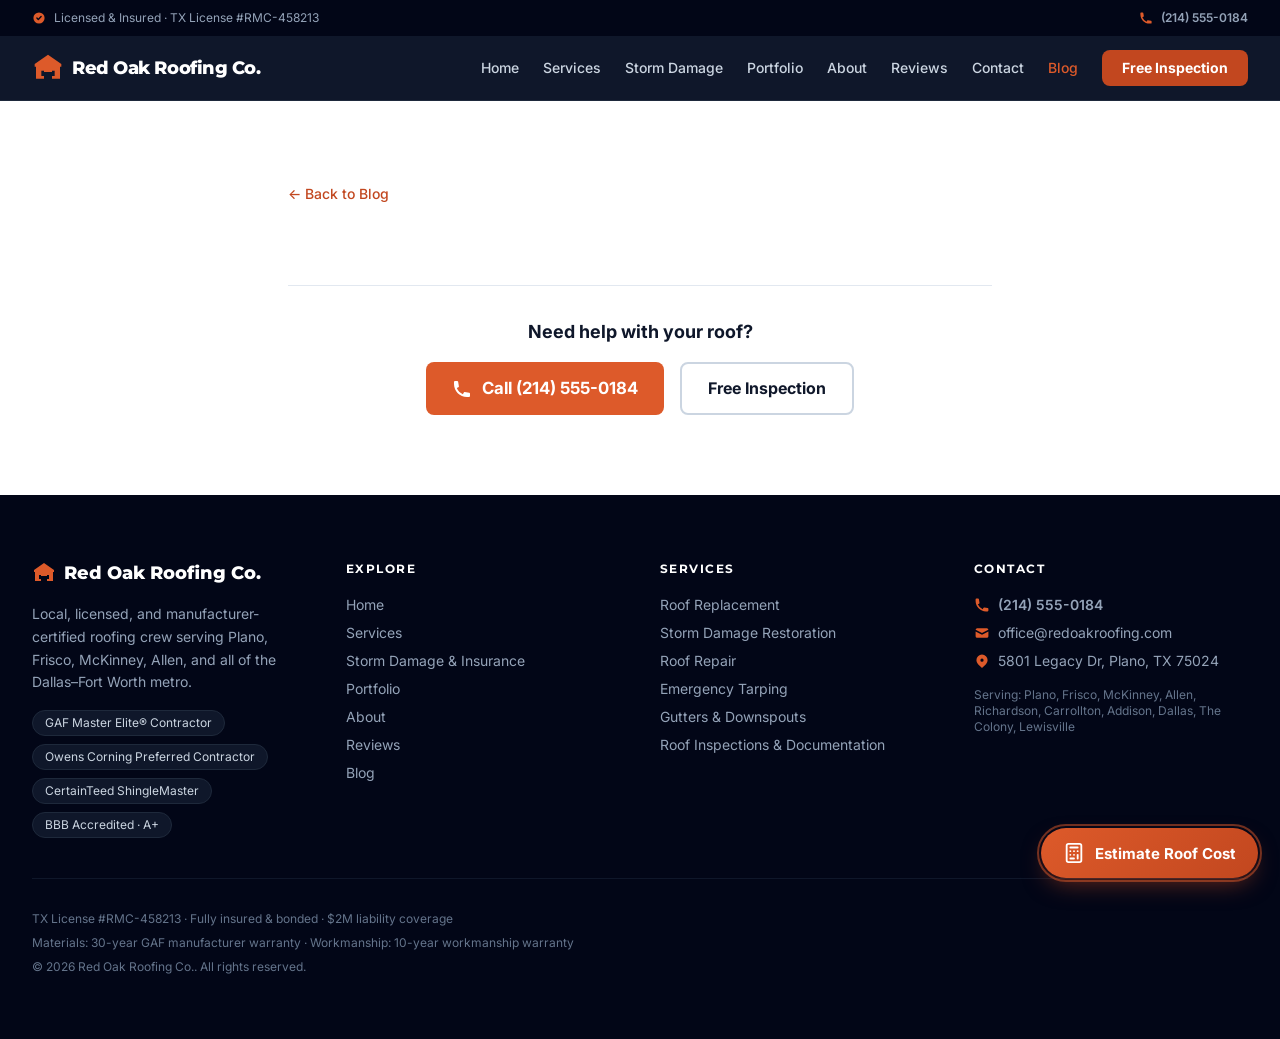
<file: blog-post.html>
<!DOCTYPE html>
<html lang="en">
<head>
  <meta charset="UTF-8">
  <meta name="viewport" content="width=device-width, initial-scale=1.0">
  <title>blog-post | Red Oak Roofing Co.</title>
  <meta name="description" content="">
  <meta property="og:title" content="blog-post | Red Oak Roofing Co.">
  <meta property="og:description" content="">
  <meta property="og:type" content="website">
  <meta name="twitter:card" content="summary_large_image">
  <link rel="canonical" href="https://red-oak-roofing.pages.dev/blog-post.html">
  <script type="application/ld+json">
  {
    "@context": "https://schema.org",
    "@type": "RoofingContractor",
    "name": "Red Oak Roofing Co.",
    "image": "./images/hero-roofing.jpg",
    "telephone": "(214) 555-0184",
    "email": "office@redoakroofing.com",
    "address": { "@type": "PostalAddress", "addressLocality": "Plano, TX", "streetAddress": "5801 Legacy Dr, Plano, TX 75024" },
    "url": "https://red-oak-roofing.pages.dev",
    "description": "GAF Master Elite® and Owens Corning Preferred contractor serving Collin and Dallas counties. Full replacement, storm damage restoration, emergency tarping, and gutters — backed by a 10-year workmanship warranty.",
    "areaServed": "Plano, TX",
    "aggregateRating": { "@type": "AggregateRating", "ratingValue": "4.9", "reviewCount": "212" },
    "priceRange": "$8,000 - $20,000+"
  }
  </script>
  <link rel="stylesheet" href="style.css">
  <link rel="preconnect" href="https://fonts.googleapis.com">
  <link rel="preconnect" href="https://fonts.gstatic.com" crossorigin>
  <link rel="preload" as="style" href="https://fonts.googleapis.com/css2?family=Inter:wght@400;500;600;700&family=Montserrat:wght@600;700;800;900&display=swap">
  <link rel="stylesheet" href="https://fonts.googleapis.com/css2?family=Inter:wght@400;500;600;700&family=Montserrat:wght@600;700;800;900&display=swap" media="print" onload="this.media='all'">
  <noscript><link rel="stylesheet" href="https://fonts.googleapis.com/css2?family=Inter:wght@400;500;600;700&family=Montserrat:wght@600;700;800;900&display=swap"></noscript>
  
  <style>
  *{margin:0;padding:0;box-sizing:border-box}
  html{scroll-behavior:smooth}
  body{font-family:Inter,system-ui,-apple-system,Segoe UI,Roboto,Helvetica Neue,Arial,sans-serif;color:#334155;background:#fff;-webkit-font-smoothing:antialiased}
  h1,h2,h3,h4{font-family:Montserrat,system-ui,sans-serif}
  .container{max-width:1280px;margin:0 auto;padding:0 24px}
  .section{padding:80px 24px}
  .sec-title{font-size:1.875rem;font-weight:800;text-align:center;margin-bottom:48px;color:#0f172a}
  .sec-subtitle{text-align:center;color:#64748b;font-size:1.125rem;margin-top:-32px;margin-bottom:48px}
  .grid-3{display:grid;grid-template-columns:repeat(auto-fit,minmax(300px,1fr));gap:32px}
  .card{background:#fff;border-radius:12px;padding:32px;border:1px solid #e2e8f0;transition:box-shadow .3s}
  .card:hover{box-shadow:0 12px 30px -8px rgba(15,23,42,.12)}
  .form-input{width:100%;padding:12px 16px;border:1px solid #cbd5e1;border-radius:8px;outline:none;transition:border-color .2s,box-shadow .2s;font-family:inherit;background:#fff}
  .form-input:focus{border-color:#c2471f;box-shadow:0 0 0 3px rgba(221,90,42,.15)}
  .btn{display:inline-block;background:#c2471f;color:#fff;padding:14px 28px;border-radius:8px;text-decoration:none;font-weight:700;border:0;cursor:pointer;transition:background .2s;font-family:inherit;font-size:1rem;text-align:center}
  .btn:hover{background:#a03a1e}
  .btn-outline{display:inline-block;border:2px solid rgba(255,255,255,.35);color:#fff;padding:12px 26px;border-radius:8px;text-decoration:none;font-weight:700;transition:background .2s;font-family:inherit;font-size:1rem;text-align:center}
  .btn-outline:hover{background:rgba(255,255,255,.1)}
  .btn-light{display:inline-block;background:#fff;color:#0f172a;padding:14px 28px;border-radius:8px;text-decoration:none;font-weight:700;transition:background .2s;font-family:inherit;font-size:1rem;text-align:center}
  .btn-light:hover{background:#f1f5f9}
  .btn-tel{display:inline-flex;align-items:center;gap:10px;background:#dd5a2a;color:#fff;padding:14px 26px;border-radius:8px;text-decoration:none;font-weight:700;transition:background .2s;font-family:inherit;font-size:1.05rem}
  .btn-tel:hover{background:#c2471f}
  .pill{display:inline-block;background:rgba(255,255,255,.12);border:1px solid rgba(255,255,255,.22);color:#fff;padding:6px 14px;border-radius:9999px;font-size:.8rem;font-weight:600}
  .active-page{color:#dd5a2a!important}
  .smallcaps{font-size:.75rem;font-weight:700;letter-spacing:.12em;text-transform:uppercase}
  .sticky-call{position:fixed;left:0;right:0;bottom:0;z-index:60;display:none;background:#0f172a;padding:10px 12px;gap:10px;border-top:1px solid #1e293b}
  .sticky-call a{flex:1;text-align:center;padding:13px 8px;border-radius:8px;font-weight:700;text-decoration:none;font-size:.95rem}
  .sticky-call .call{background:#dd5a2a;color:#fff}
  .sticky-call .inspect{background:#fff;color:#0f172a}
  .ba{position:relative;overflow:hidden;border-radius:14px;user-select:none}
  .ba img{display:block;width:100%;height:100%;object-fit:cover}
  .ba-after{position:absolute;top:0;left:0;height:100%;overflow:hidden}
  .ba-after img{max-width:none}
  .ba-range{position:absolute;inset:0;width:100%;height:100%;opacity:0;cursor:ew-resize;margin:0}
  .ba-label{position:absolute;top:10px;padding:4px 10px;border-radius:6px;font-size:.7rem;font-weight:700;letter-spacing:.06em;text-transform:uppercase}
  .ba-label.before{left:10px;background:rgba(15,23,42,.75);color:#fff}
  .ba-label.after{right:10px;background:rgba(221,90,42,.92);color:#fff}
  .r-track{display:flex;transition:transform .5s ease}
  .r-slide{min-width:100%;padding:0 16px}
  @media(min-width:768px){.r-slide{min-width:50%}}
  @media(min-width:1024px){.r-slide{min-width:33.333%}}
  @media(max-width:768px){.grid-3{grid-template-columns:1fr}.section{padding:48px 24px}.sticky-call{display:flex}body{padding-bottom:64px}}
  </style>
  <style>
    .post-content h2{font-size:1.5rem;font-weight:700;color:#0f172a;margin-top:2rem;margin-bottom:1rem;font-family:Montserrat,sans-serif}
    .post-content h3{font-size:1.25rem;font-weight:600;color:#0f172a;margin-top:1.5rem;margin-bottom:.75rem;font-family:Montserrat,sans-serif}
    .post-content p{color:#475569;line-height:1.8;margin-bottom:1rem}
    .post-content ul,.post-content ol{padding-left:1.5rem;margin-bottom:1rem;color:#475569}
    .post-content li{margin-bottom:.5rem}
    .post-content img{border-radius:12px;margin:1.5rem 0;width:100%}
    .post-content blockquote{border-left:4px solid #dd5a2a;padding-left:1rem;margin:1.5rem 0;color:#64748b;font-style:italic}
    .post-content a{color:#c2471f;text-decoration:underline}
  </style>
</head>
<body>
  <div class="bg-slate-950 text-slate-400 text-xs">
    <div class="max-w-7xl mx-auto px-4 sm:px-6 lg:px-8 h-9 flex items-center justify-between">
      <span class="flex items-center gap-2">
        <svg class="w-3.5 h-3.5 text-roof-500" fill="currentColor" viewBox="0 0 20 20"><path fill-rule="evenodd" d="M10 18a8 8 0 100-16 8 8 0 000 16zm3.707-9.293a1 1 0 00-1.414-1.414L9 10.586 7.707 9.293a1 1 0 00-1.414 1.414l2 2a1 1 0 001.414 0l4-4z" clip-rule="evenodd"/></svg>
        Licensed &amp; Insured · TX License #RMC-458213
      </span>
      <a href="tel:(214) 555-0184" class="flex items-center gap-2 hover:text-white transition font-semibold">
        <svg class="w-3.5 h-3.5 text-roof-500" fill="currentColor" viewBox="0 0 20 20"><path d="M2 3a1 1 0 011-1h2.153a1 1 0 01.986.836l.74 4.435a1 1 0 01-.54 1.06l-1.548.773a11.037 11.037 0 006.105 6.105l.774-1.548a1 1 0 011.059-.54l4.435.74a1 1 0 01.836.986V17a1 1 0 01-1 1h-2C7.82 18 2 12.18 2 5V3z"/></svg>
        (214) 555-0184
      </a>
    </div>
  </div>
  <nav class="bg-slate-900 sticky top-0 z-50 border-b border-slate-800">
    <div class="max-w-7xl mx-auto px-4 sm:px-6 lg:px-8">
      <div class="flex justify-between items-center h-16">
        <a href="/" class="flex items-center gap-2">
          <svg class="w-8 h-8 text-roof-500" fill="currentColor" viewBox="0 0 24 24"><path d="M12 2L2 9v2h1v9h6v-5h6v5h6v-9h1V9l-10-7zM7 18v-4h2v4H7zm8 0v-4h2v4h-2z"/></svg>
          <span class="font-heading text-lg font-extrabold text-white tracking-tight">Red Oak Roofing Co.</span>
        </a>
        <div class="hidden lg:flex items-center gap-6 text-sm">
          <a href="/" class="text-slate-300 hover:text-white transition font-medium ">Home</a>
          <a href="/services" class="text-slate-300 hover:text-white transition font-medium ">Services</a>
          <a href="/storm-damage" class="text-slate-300 hover:text-white transition font-medium ">Storm Damage</a>
          <a href="/portfolio" class="text-slate-300 hover:text-white transition font-medium ">Portfolio</a>
          <a href="/about" class="text-slate-300 hover:text-white transition font-medium ">About</a>
          <a href="/reviews" class="text-slate-300 hover:text-white transition font-medium ">Reviews</a>
          <a href="/contact" class="text-slate-300 hover:text-white transition font-medium ">Contact</a>
          <a href="/blog" class="text-slate-300 hover:text-white transition font-medium active-page">Blog</a>
          <a href="/contact" class="bg-roof-600 text-white px-5 py-2 rounded-lg hover:bg-roof-700 transition font-bold text-sm">Free Inspection</a>
        </div>
        <div class="flex items-center gap-3 lg:hidden">
          <a href="tel:(214) 555-0184" class="bg-roof-600 text-white px-4 py-2 rounded-lg font-bold text-sm">Call</a>
          <button onclick="document.getElementById('mobile-menu').classList.toggle('hidden')" aria-label="Menu">
            <svg class="w-6 h-6 text-white" fill="none" stroke="currentColor" viewBox="0 0 24 24"><path stroke-linecap="round" stroke-linejoin="round" stroke-width="2" d="M4 6h16M4 12h16M4 18h16"/></svg>
          </button>
        </div>
      </div>
    </div>
    <div id="mobile-menu" class="hidden lg:hidden bg-slate-900 border-t border-slate-800">
      <div class="px-4 py-3 space-y-1">
        <a href="/" class="block py-2 text-slate-300 hover:text-white">Home</a>
        <a href="/services" class="block py-2 text-slate-300 hover:text-white">Services</a>
        <a href="/storm-damage" class="block py-2 text-roof-500 font-semibold">Storm Damage &amp; Insurance Claims</a>
        <a href="/portfolio" class="block py-2 text-slate-300 hover:text-white">Portfolio</a>
        <a href="/about" class="block py-2 text-slate-300 hover:text-white">About</a>
        <a href="/reviews" class="block py-2 text-slate-300 hover:text-white">Reviews</a>
        <a href="/contact" class="block py-2 text-slate-300 hover:text-white">Contact</a>
        <a href="/blog" class="block py-2 text-slate-300 hover:text-white">Blog</a>
        <a href="tel:(214) 555-0184" class="block py-2 text-roof-500 font-bold">Call (214) 555-0184</a>
      </div>
    </div>
  </nav>

  <article class="section">
    <div class="max-w-3xl mx-auto px-4 sm:px-6 lg:px-8">
      <div class="mb-8">
        <a href="/blog" class="text-roof-600 hover:underline text-sm font-medium">← Back to Blog</a>
      </div>
      <div class="text-xs text-roof-600 font-bold uppercase tracking-wider mb-2"></div>
      <h1 class="text-3xl md:text-4xl font-extrabold text-slate-900 mb-4"></h1>
      <div class="flex items-center gap-4 text-slate-500 text-sm mb-8">
        <span></span>
        
        
      </div>
      <div class="post-content">
        
      </div>
      <div class="mt-12 pt-8 border-t border-slate-200 text-center">
        <p class="text-lg font-bold text-slate-900 mb-4">Need help with your roof?</p>
        <div class="flex flex-col sm:flex-row gap-4 justify-center">
          <a href="tel:(214) 555-0184" class="btn-tel">
            <svg class="w-5 h-5" fill="currentColor" viewBox="0 0 20 20"><path d="M2 3a1 1 0 011-1h2.153a1 1 0 01.986.836l.74 4.435a1 1 0 01-.54 1.06l-1.548.773a11.037 11.037 0 006.105 6.105l.774-1.548a1 1 0 011.059-.54l4.435.74a1 1 0 01.836.986V17a1 1 0 01-1 1h-2C7.82 18 2 12.18 2 5V3z"/></svg>
            Call (214) 555-0184
          </a>
          <a href="/contact" class="btn-outline !border-slate-300 !text-slate-900 hover:!bg-slate-100">Free Inspection</a>
        </div>
      </div>
    </div>
  </article>

  <footer class="bg-slate-950 text-slate-400">
    <div class="max-w-7xl mx-auto px-4 sm:px-6 lg:px-8 py-16">
      <div class="grid grid-cols-1 md:grid-cols-2 lg:grid-cols-4 gap-10">
        <div>
          <div class="flex items-center gap-2 mb-4">
            <svg class="w-6 h-6 text-roof-500" fill="currentColor" viewBox="0 0 24 24"><path d="M12 2L2 9v2h1v9h6v-5h6v5h6v-9h1V9l-10-7zM7 18v-4h2v4H7zm8 0v-4h2v4h-2z"/></svg>
            <span class="font-heading text-lg font-extrabold text-white">Red Oak Roofing Co.</span>
          </div>
          <p class="text-sm leading-relaxed mb-4">Local, licensed, and manufacturer-certified roofing crew serving Plano, Frisco, McKinney, Allen, and all of the Dallas–Fort Worth metro.</p>
          <div class="flex flex-wrap gap-2">
            <span class="text-xs bg-slate-900 border border-slate-800 rounded-full px-3 py-1 text-slate-300">GAF Master Elite® Contractor</span><span class="text-xs bg-slate-900 border border-slate-800 rounded-full px-3 py-1 text-slate-300">Owens Corning Preferred Contractor</span><span class="text-xs bg-slate-900 border border-slate-800 rounded-full px-3 py-1 text-slate-300">CertainTeed ShingleMaster</span><span class="text-xs bg-slate-900 border border-slate-800 rounded-full px-3 py-1 text-slate-300">BBB Accredited · A+</span>
          </div>
        </div>
        <div>
          <h3 class="font-heading text-white font-bold mb-4 text-sm smallcaps">Explore</h3>
          <ul class="space-y-2 text-sm">
            <li><a href="/" class="hover:text-white transition">Home</a></li>
            <li><a href="/services" class="hover:text-white transition">Services</a></li>
            <li><a href="/storm-damage" class="hover:text-white transition">Storm Damage &amp; Insurance</a></li>
            <li><a href="/portfolio" class="hover:text-white transition">Portfolio</a></li>
            <li><a href="/about" class="hover:text-white transition">About</a></li>
            <li><a href="/reviews" class="hover:text-white transition">Reviews</a></li>
            <li><a href="/blog" class="hover:text-white transition">Blog</a></li>
          </ul>
        </div>
        <div>
          <h3 class="font-heading text-white font-bold mb-4 text-sm smallcaps">Services</h3>
          <ul class="space-y-2 text-sm">
            <li>Roof Replacement</li>
            <li>Storm Damage Restoration</li>
            <li>Roof Repair</li>
            <li>Emergency Tarping</li>
            <li>Gutters &amp; Downspouts</li>
            <li>Roof Inspections &amp; Documentation</li>
          </ul>
        </div>
        <div>
          <h3 class="font-heading text-white font-bold mb-4 text-sm smallcaps">Contact</h3>
          <ul class="space-y-2 text-sm">
            <li class="flex items-center gap-2"><svg class="w-4 h-4 text-roof-500" fill="currentColor" viewBox="0 0 20 20"><path d="M2 3a1 1 0 011-1h2.153a1 1 0 01.986.836l.74 4.435a1 1 0 01-.54 1.06l-1.548.773a11.037 11.037 0 006.105 6.105l.774-1.548a1 1 0 011.059-.54l4.435.74a1 1 0 01.836.986V17a1 1 0 01-1 1h-2C7.82 18 2 12.18 2 5V3z"/></svg><a href="tel:(214) 555-0184" class="hover:text-white transition font-semibold">(214) 555-0184</a></li>
            <li class="flex items-center gap-2"><svg class="w-4 h-4 text-roof-500" fill="currentColor" viewBox="0 0 20 20"><path d="M2.003 5.884L10 9.882l7.997-3.998A2 2 0 0016 4H4a2 2 0 00-1.997 1.884z"/><path d="M18 8.118l-8 4-8-4V14a2 2 0 002 2h12a2 2 0 002-2V8.118z"/></svg><a href="mailto:office@redoakroofing.com" class="hover:text-white transition">office@redoakroofing.com</a></li>
            <li class="flex items-start gap-2"><svg class="w-4 h-4 text-roof-500 mt-0.5" fill="currentColor" viewBox="0 0 20 20"><path fill-rule="evenodd" d="M5.05 4.05a7 7 0 119.9 9.9L10 18.9l-4.95-4.95a7 7 0 010-9.9zM10 11a2 2 0 100-4 2 2 0 000 4z" clip-rule="evenodd"/></svg><span>5801 Legacy Dr, Plano, TX 75024</span></li>
          </ul>
          <p class="text-xs mt-4 text-slate-500">Serving: Plano, Frisco, McKinney, Allen, Richardson, Carrollton, Addison, Dallas, The Colony, Lewisville</p>
        </div>
      </div>
      <div class="border-t border-slate-900 mt-10 pt-8 text-xs text-slate-500 space-y-2">
        <p>TX License #RMC-458213 · Fully insured &amp; bonded · $2M liability coverage</p>
        <p>Materials: 30-year GAF manufacturer warranty · Workmanship: 10-year workmanship warranty</p>
        <p>&copy; 2026 Red Oak Roofing Co.. All rights reserved.</p>
      </div>
    </div>
  </footer>
  <div class="sticky-call">
    <a href="tel:(214) 555-0184" class="call">Call Now</a>
    <a href="/contact" class="inspect">Free Inspection</a>
  </div>
  <script>
    document.getElementById('mobile-menu')?.classList.add('hidden');
  </script>

  <style>
  .re-fab{position:fixed;right:22px;bottom:22px;z-index:9990;display:inline-flex;align-items:center;gap:10px;background:linear-gradient(135deg,#dd5a2a,#c2471f);color:#fff;border:none;border-radius:9999px;padding:14px 22px;text-decoration:none;font:700 15px/1 Inter,system-ui,sans-serif;cursor:pointer;box-shadow:0 10px 25px -6px rgba(194,71,31,.55);transition:transform .2s,box-shadow .2s}
  .re-fab:hover{transform:translateY(-2px) scale(1.03);box-shadow:0 16px 32px -8px rgba(194,71,31,.65)}
  .re-fab:focus-visible{outline:3px solid rgba(221,90,42,.4);outline-offset:2px}
  .re-fab .re-fab-ic{display:inline-flex}
  .re-fab .re-fab-ic svg{width:22px;height:22px}
  .re-fab-ring{position:absolute;inset:-4px;border-radius:9999px;border:2px solid rgba(221,90,42,.5);animation:rePulse 2.4s ease-out infinite;pointer-events:none}
  @keyframes rePulse{0%{transform:scale(1);opacity:.7}70%{transform:scale(1.4);opacity:0}100%{transform:scale(1.4);opacity:0}}
  @media(max-width:640px){.re-fab{bottom:82px;right:16px;padding:14px}.re-fab .re-fab-txt{display:none}}
  </style>
  <a href="/estimate" class="re-fab" aria-label="Estimate roof cost">
    <span class="re-fab-ring" aria-hidden="true"></span>
    <span class="re-fab-ic" aria-hidden="true">
      <svg viewBox="0 0 24 24" fill="none" stroke="currentColor" stroke-width="2" stroke-linecap="round" stroke-linejoin="round"><rect x="4" y="2" width="16" height="20" rx="2"/><line x1="8" y1="6" x2="16" y2="6"/><line x1="8" y1="10" x2="8" y2="10.01"/><line x1="12" y1="10" x2="12" y2="10.01"/><line x1="16" y1="10" x2="16" y2="10.01"/><line x1="8" y1="14" x2="8" y2="14.01"/><line x1="12" y1="14" x2="12" y2="14.01"/><line x1="16" y1="14" x2="16" y2="18"/><line x1="8" y1="18" x2="12" y2="18"/></svg>
    </span>
    <span class="re-fab-txt">Estimate Roof Cost</span>
  </a>
</body>
</html>
</file>
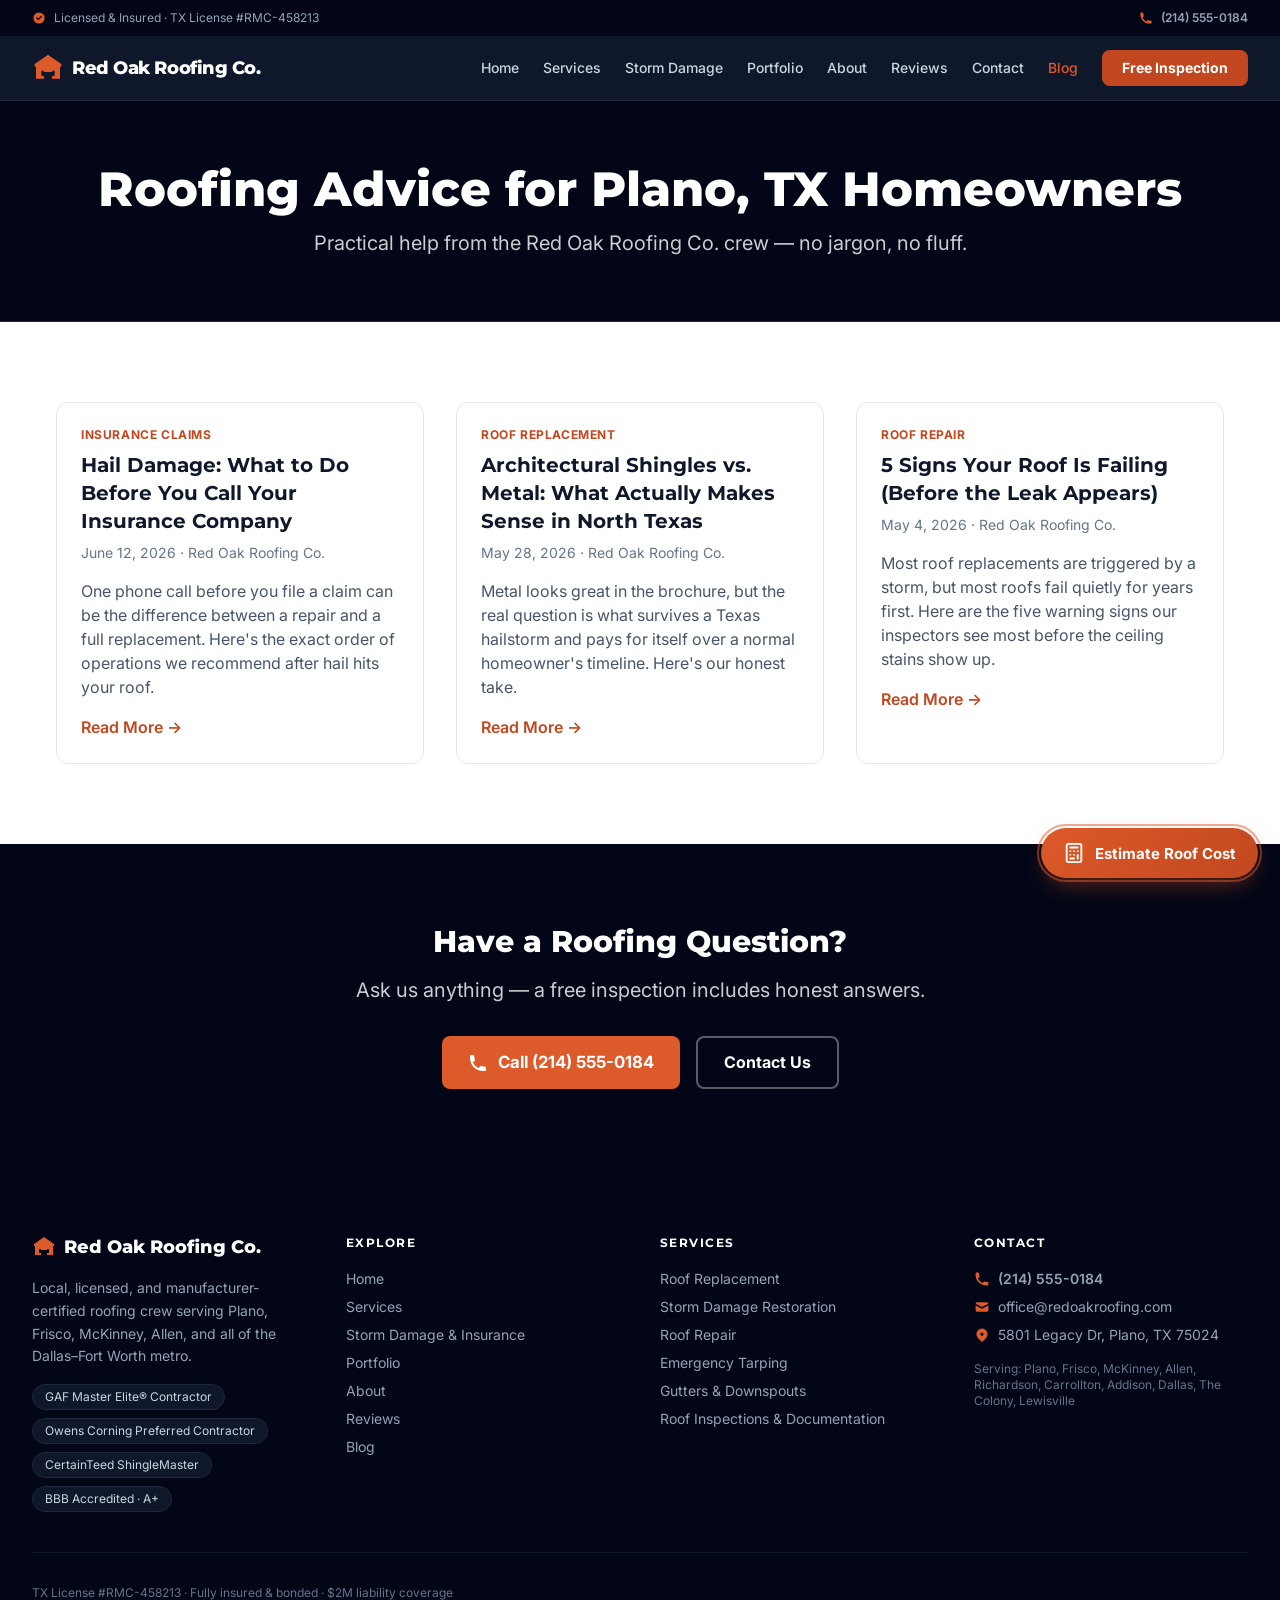
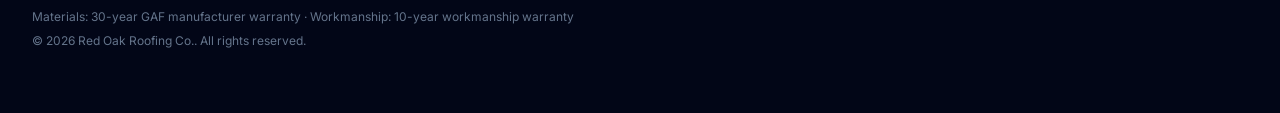
<file: blog.html>
<!DOCTYPE html>
<html lang="en">
<head>
  <meta charset="UTF-8">
  <meta name="viewport" content="width=device-width, initial-scale=1.0">
  <title>Blog | Red Oak Roofing Co.</title>
  <meta name="description" content="Read the latest from Red Oak Roofing Co..">
  <meta property="og:title" content="Blog | Red Oak Roofing Co.">
  <meta property="og:description" content="Read the latest from Red Oak Roofing Co..">
  <meta property="og:type" content="website">
  <meta name="twitter:card" content="summary_large_image">
  <link rel="canonical" href="https://red-oak-roofing.pages.dev/blog.html">
  <script type="application/ld+json">
  {
    "@context": "https://schema.org",
    "@type": "RoofingContractor",
    "name": "Red Oak Roofing Co.",
    "image": "./images/hero-roofing.jpg",
    "telephone": "(214) 555-0184",
    "email": "office@redoakroofing.com",
    "address": { "@type": "PostalAddress", "addressLocality": "Plano, TX", "streetAddress": "5801 Legacy Dr, Plano, TX 75024" },
    "url": "https://red-oak-roofing.pages.dev",
    "description": "GAF Master Elite® and Owens Corning Preferred contractor serving Collin and Dallas counties. Full replacement, storm damage restoration, emergency tarping, and gutters — backed by a 10-year workmanship warranty.",
    "areaServed": "Plano, TX",
    "aggregateRating": { "@type": "AggregateRating", "ratingValue": "4.9", "reviewCount": "212" },
    "priceRange": "$8,000 - $20,000+"
  }
  </script>
  <link rel="stylesheet" href="style.css">
  <link rel="preconnect" href="https://fonts.googleapis.com">
  <link rel="preconnect" href="https://fonts.gstatic.com" crossorigin>
  <link rel="preload" as="style" href="https://fonts.googleapis.com/css2?family=Inter:wght@400;500;600;700&family=Montserrat:wght@600;700;800;900&display=swap">
  <link rel="stylesheet" href="https://fonts.googleapis.com/css2?family=Inter:wght@400;500;600;700&family=Montserrat:wght@600;700;800;900&display=swap" media="print" onload="this.media='all'">
  <noscript><link rel="stylesheet" href="https://fonts.googleapis.com/css2?family=Inter:wght@400;500;600;700&family=Montserrat:wght@600;700;800;900&display=swap"></noscript>
  
  <style>
  *{margin:0;padding:0;box-sizing:border-box}
  html{scroll-behavior:smooth}
  body{font-family:Inter,system-ui,-apple-system,Segoe UI,Roboto,Helvetica Neue,Arial,sans-serif;color:#334155;background:#fff;-webkit-font-smoothing:antialiased}
  h1,h2,h3,h4{font-family:Montserrat,system-ui,sans-serif}
  .container{max-width:1280px;margin:0 auto;padding:0 24px}
  .section{padding:80px 24px}
  .sec-title{font-size:1.875rem;font-weight:800;text-align:center;margin-bottom:48px;color:#0f172a}
  .sec-subtitle{text-align:center;color:#64748b;font-size:1.125rem;margin-top:-32px;margin-bottom:48px}
  .grid-3{display:grid;grid-template-columns:repeat(auto-fit,minmax(300px,1fr));gap:32px}
  .card{background:#fff;border-radius:12px;padding:32px;border:1px solid #e2e8f0;transition:box-shadow .3s}
  .card:hover{box-shadow:0 12px 30px -8px rgba(15,23,42,.12)}
  .form-input{width:100%;padding:12px 16px;border:1px solid #cbd5e1;border-radius:8px;outline:none;transition:border-color .2s,box-shadow .2s;font-family:inherit;background:#fff}
  .form-input:focus{border-color:#c2471f;box-shadow:0 0 0 3px rgba(221,90,42,.15)}
  .btn{display:inline-block;background:#c2471f;color:#fff;padding:14px 28px;border-radius:8px;text-decoration:none;font-weight:700;border:0;cursor:pointer;transition:background .2s;font-family:inherit;font-size:1rem;text-align:center}
  .btn:hover{background:#a03a1e}
  .btn-outline{display:inline-block;border:2px solid rgba(255,255,255,.35);color:#fff;padding:12px 26px;border-radius:8px;text-decoration:none;font-weight:700;transition:background .2s;font-family:inherit;font-size:1rem;text-align:center}
  .btn-outline:hover{background:rgba(255,255,255,.1)}
  .btn-light{display:inline-block;background:#fff;color:#0f172a;padding:14px 28px;border-radius:8px;text-decoration:none;font-weight:700;transition:background .2s;font-family:inherit;font-size:1rem;text-align:center}
  .btn-light:hover{background:#f1f5f9}
  .btn-tel{display:inline-flex;align-items:center;gap:10px;background:#dd5a2a;color:#fff;padding:14px 26px;border-radius:8px;text-decoration:none;font-weight:700;transition:background .2s;font-family:inherit;font-size:1.05rem}
  .btn-tel:hover{background:#c2471f}
  .pill{display:inline-block;background:rgba(255,255,255,.12);border:1px solid rgba(255,255,255,.22);color:#fff;padding:6px 14px;border-radius:9999px;font-size:.8rem;font-weight:600}
  .active-page{color:#dd5a2a!important}
  .smallcaps{font-size:.75rem;font-weight:700;letter-spacing:.12em;text-transform:uppercase}
  .sticky-call{position:fixed;left:0;right:0;bottom:0;z-index:60;display:none;background:#0f172a;padding:10px 12px;gap:10px;border-top:1px solid #1e293b}
  .sticky-call a{flex:1;text-align:center;padding:13px 8px;border-radius:8px;font-weight:700;text-decoration:none;font-size:.95rem}
  .sticky-call .call{background:#dd5a2a;color:#fff}
  .sticky-call .inspect{background:#fff;color:#0f172a}
  .ba{position:relative;overflow:hidden;border-radius:14px;user-select:none}
  .ba img{display:block;width:100%;height:100%;object-fit:cover}
  .ba-after{position:absolute;top:0;left:0;height:100%;overflow:hidden}
  .ba-after img{max-width:none}
  .ba-range{position:absolute;inset:0;width:100%;height:100%;opacity:0;cursor:ew-resize;margin:0}
  .ba-label{position:absolute;top:10px;padding:4px 10px;border-radius:6px;font-size:.7rem;font-weight:700;letter-spacing:.06em;text-transform:uppercase}
  .ba-label.before{left:10px;background:rgba(15,23,42,.75);color:#fff}
  .ba-label.after{right:10px;background:rgba(221,90,42,.92);color:#fff}
  .r-track{display:flex;transition:transform .5s ease}
  .r-slide{min-width:100%;padding:0 16px}
  @media(min-width:768px){.r-slide{min-width:50%}}
  @media(min-width:1024px){.r-slide{min-width:33.333%}}
  @media(max-width:768px){.grid-3{grid-template-columns:1fr}.section{padding:48px 24px}.sticky-call{display:flex}body{padding-bottom:64px}}
  </style>
  <style>
    .blog-card{background:#fff;border-radius:12px;overflow:hidden;border:1px solid #e2e8f0;transition:box-shadow .3s,transform .3s}
    .blog-card:hover{box-shadow:0 12px 30px -8px rgba(15,23,42,.12);transform:translateY(-2px)}
  </style>
</head>
<body>
  <div class="bg-slate-950 text-slate-400 text-xs">
    <div class="max-w-7xl mx-auto px-4 sm:px-6 lg:px-8 h-9 flex items-center justify-between">
      <span class="flex items-center gap-2">
        <svg class="w-3.5 h-3.5 text-roof-500" fill="currentColor" viewBox="0 0 20 20"><path fill-rule="evenodd" d="M10 18a8 8 0 100-16 8 8 0 000 16zm3.707-9.293a1 1 0 00-1.414-1.414L9 10.586 7.707 9.293a1 1 0 00-1.414 1.414l2 2a1 1 0 001.414 0l4-4z" clip-rule="evenodd"/></svg>
        Licensed &amp; Insured · TX License #RMC-458213
      </span>
      <a href="tel:(214) 555-0184" class="flex items-center gap-2 hover:text-white transition font-semibold">
        <svg class="w-3.5 h-3.5 text-roof-500" fill="currentColor" viewBox="0 0 20 20"><path d="M2 3a1 1 0 011-1h2.153a1 1 0 01.986.836l.74 4.435a1 1 0 01-.54 1.06l-1.548.773a11.037 11.037 0 006.105 6.105l.774-1.548a1 1 0 011.059-.54l4.435.74a1 1 0 01.836.986V17a1 1 0 01-1 1h-2C7.82 18 2 12.18 2 5V3z"/></svg>
        (214) 555-0184
      </a>
    </div>
  </div>
  <nav class="bg-slate-900 sticky top-0 z-50 border-b border-slate-800">
    <div class="max-w-7xl mx-auto px-4 sm:px-6 lg:px-8">
      <div class="flex justify-between items-center h-16">
        <a href="/" class="flex items-center gap-2">
          <svg class="w-8 h-8 text-roof-500" fill="currentColor" viewBox="0 0 24 24"><path d="M12 2L2 9v2h1v9h6v-5h6v5h6v-9h1V9l-10-7zM7 18v-4h2v4H7zm8 0v-4h2v4h-2z"/></svg>
          <span class="font-heading text-lg font-extrabold text-white tracking-tight">Red Oak Roofing Co.</span>
        </a>
        <div class="hidden lg:flex items-center gap-6 text-sm">
          <a href="/" class="text-slate-300 hover:text-white transition font-medium ">Home</a>
          <a href="/services" class="text-slate-300 hover:text-white transition font-medium ">Services</a>
          <a href="/storm-damage" class="text-slate-300 hover:text-white transition font-medium ">Storm Damage</a>
          <a href="/portfolio" class="text-slate-300 hover:text-white transition font-medium ">Portfolio</a>
          <a href="/about" class="text-slate-300 hover:text-white transition font-medium ">About</a>
          <a href="/reviews" class="text-slate-300 hover:text-white transition font-medium ">Reviews</a>
          <a href="/contact" class="text-slate-300 hover:text-white transition font-medium ">Contact</a>
          <a href="/blog" class="text-slate-300 hover:text-white transition font-medium active-page">Blog</a>
          <a href="/contact" class="bg-roof-600 text-white px-5 py-2 rounded-lg hover:bg-roof-700 transition font-bold text-sm">Free Inspection</a>
        </div>
        <div class="flex items-center gap-3 lg:hidden">
          <a href="tel:(214) 555-0184" class="bg-roof-600 text-white px-4 py-2 rounded-lg font-bold text-sm">Call</a>
          <button onclick="document.getElementById('mobile-menu').classList.toggle('hidden')" aria-label="Menu">
            <svg class="w-6 h-6 text-white" fill="none" stroke="currentColor" viewBox="0 0 24 24"><path stroke-linecap="round" stroke-linejoin="round" stroke-width="2" d="M4 6h16M4 12h16M4 18h16"/></svg>
          </button>
        </div>
      </div>
    </div>
    <div id="mobile-menu" class="hidden lg:hidden bg-slate-900 border-t border-slate-800">
      <div class="px-4 py-3 space-y-1">
        <a href="/" class="block py-2 text-slate-300 hover:text-white">Home</a>
        <a href="/services" class="block py-2 text-slate-300 hover:text-white">Services</a>
        <a href="/storm-damage" class="block py-2 text-roof-500 font-semibold">Storm Damage &amp; Insurance Claims</a>
        <a href="/portfolio" class="block py-2 text-slate-300 hover:text-white">Portfolio</a>
        <a href="/about" class="block py-2 text-slate-300 hover:text-white">About</a>
        <a href="/reviews" class="block py-2 text-slate-300 hover:text-white">Reviews</a>
        <a href="/contact" class="block py-2 text-slate-300 hover:text-white">Contact</a>
        <a href="/blog" class="block py-2 text-slate-300 hover:text-white">Blog</a>
        <a href="tel:(214) 555-0184" class="block py-2 text-roof-500 font-bold">Call (214) 555-0184</a>
      </div>
    </div>
  </nav>

  <section class="bg-slate-950 text-white py-16 border-b border-slate-800">
    <div class="max-w-7xl mx-auto px-4 sm:px-6 lg:px-8 text-center">
      <h1 class="text-4xl md:text-5xl font-extrabold mb-4">Roofing Advice for Plano, TX Homeowners</h1>
      <p class="text-xl opacity-80 max-w-2xl mx-auto">Practical help from the Red Oak Roofing Co. crew — no jargon, no fluff.</p>
    </div>
  </section>

  <section class="section">
    <div class="max-w-7xl mx-auto px-4 sm:px-6 lg:px-8">
      <div class="grid md:grid-cols-2 lg:grid-cols-3 gap-8">
        <article class="blog-card">
          <div class="p-6">
            <div class="text-xs text-roof-600 font-bold uppercase tracking-wider mb-2">Insurance Claims</div>
            <h2 class="text-xl font-bold text-slate-900 mb-2">Hail Damage: What to Do Before You Call Your Insurance Company</h2>
            <p class="text-slate-500 text-sm mb-4">June 12, 2026 · Red Oak Roofing Co.</p>
            <p class="text-slate-600 mb-4">One phone call before you file a claim can be the difference between a repair and a full replacement. Here&#x27;s the exact order of operations we recommend after hail hits your roof.</p>
            <a href="/blog/hail-damage-claim-guide" class="text-roof-600 font-semibold hover:underline">Read More →</a>
          </div>
        </article>
        <article class="blog-card">
          <div class="p-6">
            <div class="text-xs text-roof-600 font-bold uppercase tracking-wider mb-2">Roof Replacement</div>
            <h2 class="text-xl font-bold text-slate-900 mb-2">Architectural Shingles vs. Metal: What Actually Makes Sense in North Texas</h2>
            <p class="text-slate-500 text-sm mb-4">May 28, 2026 · Red Oak Roofing Co.</p>
            <p class="text-slate-600 mb-4">Metal looks great in the brochure, but the real question is what survives a Texas hailstorm and pays for itself over a normal homeowner&#x27;s timeline. Here&#x27;s our honest take.</p>
            <a href="/blog/asphalt-shingle-vs-metal-roof" class="text-roof-600 font-semibold hover:underline">Read More →</a>
          </div>
        </article>
        <article class="blog-card">
          <div class="p-6">
            <div class="text-xs text-roof-600 font-bold uppercase tracking-wider mb-2">Roof Repair</div>
            <h2 class="text-xl font-bold text-slate-900 mb-2">5 Signs Your Roof Is Failing (Before the Leak Appears)</h2>
            <p class="text-slate-500 text-sm mb-4">May 4, 2026 · Red Oak Roofing Co.</p>
            <p class="text-slate-600 mb-4">Most roof replacements are triggered by a storm, but most roofs fail quietly for years first. Here are the five warning signs our inspectors see most before the ceiling stains show up.</p>
            <a href="/blog/leak-before-its-too-late" class="text-roof-600 font-semibold hover:underline">Read More →</a>
          </div>
        </article>
      </div>
    </div>
  </section>

  <section class="section bg-slate-950 text-white text-center">
    <div class="max-w-3xl mx-auto px-4">
      <h2 class="text-3xl font-extrabold mb-4">Have a Roofing Question?</h2>
      <p class="text-xl opacity-80 mb-8">Ask us anything — a free inspection includes honest answers.</p>
      <div class="flex flex-col sm:flex-row gap-4 justify-center">
        <a href="tel:(214) 555-0184" class="btn-tel">
          <svg class="w-5 h-5" fill="currentColor" viewBox="0 0 20 20"><path d="M2 3a1 1 0 011-1h2.153a1 1 0 01.986.836l.74 4.435a1 1 0 01-.54 1.06l-1.548.773a11.037 11.037 0 006.105 6.105l.774-1.548a1 1 0 011.059-.54l4.435.74a1 1 0 01.836.986V17a1 1 0 01-1 1h-2C7.82 18 2 12.18 2 5V3z"/></svg>
          Call (214) 555-0184
        </a>
        <a href="/contact" class="btn-outline">Contact Us</a>
      </div>
    </div>
  </section>

  <footer class="bg-slate-950 text-slate-400">
    <div class="max-w-7xl mx-auto px-4 sm:px-6 lg:px-8 py-16">
      <div class="grid grid-cols-1 md:grid-cols-2 lg:grid-cols-4 gap-10">
        <div>
          <div class="flex items-center gap-2 mb-4">
            <svg class="w-6 h-6 text-roof-500" fill="currentColor" viewBox="0 0 24 24"><path d="M12 2L2 9v2h1v9h6v-5h6v5h6v-9h1V9l-10-7zM7 18v-4h2v4H7zm8 0v-4h2v4h-2z"/></svg>
            <span class="font-heading text-lg font-extrabold text-white">Red Oak Roofing Co.</span>
          </div>
          <p class="text-sm leading-relaxed mb-4">Local, licensed, and manufacturer-certified roofing crew serving Plano, Frisco, McKinney, Allen, and all of the Dallas–Fort Worth metro.</p>
          <div class="flex flex-wrap gap-2">
            <span class="text-xs bg-slate-900 border border-slate-800 rounded-full px-3 py-1 text-slate-300">GAF Master Elite® Contractor</span><span class="text-xs bg-slate-900 border border-slate-800 rounded-full px-3 py-1 text-slate-300">Owens Corning Preferred Contractor</span><span class="text-xs bg-slate-900 border border-slate-800 rounded-full px-3 py-1 text-slate-300">CertainTeed ShingleMaster</span><span class="text-xs bg-slate-900 border border-slate-800 rounded-full px-3 py-1 text-slate-300">BBB Accredited · A+</span>
          </div>
        </div>
        <div>
          <h3 class="font-heading text-white font-bold mb-4 text-sm smallcaps">Explore</h3>
          <ul class="space-y-2 text-sm">
            <li><a href="/" class="hover:text-white transition">Home</a></li>
            <li><a href="/services" class="hover:text-white transition">Services</a></li>
            <li><a href="/storm-damage" class="hover:text-white transition">Storm Damage &amp; Insurance</a></li>
            <li><a href="/portfolio" class="hover:text-white transition">Portfolio</a></li>
            <li><a href="/about" class="hover:text-white transition">About</a></li>
            <li><a href="/reviews" class="hover:text-white transition">Reviews</a></li>
            <li><a href="/blog" class="hover:text-white transition">Blog</a></li>
          </ul>
        </div>
        <div>
          <h3 class="font-heading text-white font-bold mb-4 text-sm smallcaps">Services</h3>
          <ul class="space-y-2 text-sm">
            <li>Roof Replacement</li>
            <li>Storm Damage Restoration</li>
            <li>Roof Repair</li>
            <li>Emergency Tarping</li>
            <li>Gutters &amp; Downspouts</li>
            <li>Roof Inspections &amp; Documentation</li>
          </ul>
        </div>
        <div>
          <h3 class="font-heading text-white font-bold mb-4 text-sm smallcaps">Contact</h3>
          <ul class="space-y-2 text-sm">
            <li class="flex items-center gap-2"><svg class="w-4 h-4 text-roof-500" fill="currentColor" viewBox="0 0 20 20"><path d="M2 3a1 1 0 011-1h2.153a1 1 0 01.986.836l.74 4.435a1 1 0 01-.54 1.06l-1.548.773a11.037 11.037 0 006.105 6.105l.774-1.548a1 1 0 011.059-.54l4.435.74a1 1 0 01.836.986V17a1 1 0 01-1 1h-2C7.82 18 2 12.18 2 5V3z"/></svg><a href="tel:(214) 555-0184" class="hover:text-white transition font-semibold">(214) 555-0184</a></li>
            <li class="flex items-center gap-2"><svg class="w-4 h-4 text-roof-500" fill="currentColor" viewBox="0 0 20 20"><path d="M2.003 5.884L10 9.882l7.997-3.998A2 2 0 0016 4H4a2 2 0 00-1.997 1.884z"/><path d="M18 8.118l-8 4-8-4V14a2 2 0 002 2h12a2 2 0 002-2V8.118z"/></svg><a href="mailto:office@redoakroofing.com" class="hover:text-white transition">office@redoakroofing.com</a></li>
            <li class="flex items-start gap-2"><svg class="w-4 h-4 text-roof-500 mt-0.5" fill="currentColor" viewBox="0 0 20 20"><path fill-rule="evenodd" d="M5.05 4.05a7 7 0 119.9 9.9L10 18.9l-4.95-4.95a7 7 0 010-9.9zM10 11a2 2 0 100-4 2 2 0 000 4z" clip-rule="evenodd"/></svg><span>5801 Legacy Dr, Plano, TX 75024</span></li>
          </ul>
          <p class="text-xs mt-4 text-slate-500">Serving: Plano, Frisco, McKinney, Allen, Richardson, Carrollton, Addison, Dallas, The Colony, Lewisville</p>
        </div>
      </div>
      <div class="border-t border-slate-900 mt-10 pt-8 text-xs text-slate-500 space-y-2">
        <p>TX License #RMC-458213 · Fully insured &amp; bonded · $2M liability coverage</p>
        <p>Materials: 30-year GAF manufacturer warranty · Workmanship: 10-year workmanship warranty</p>
        <p>&copy; 2026 Red Oak Roofing Co.. All rights reserved.</p>
      </div>
    </div>
  </footer>
  <div class="sticky-call">
    <a href="tel:(214) 555-0184" class="call">Call Now</a>
    <a href="/contact" class="inspect">Free Inspection</a>
  </div>
  <script>
    document.getElementById('mobile-menu')?.classList.add('hidden');
  </script>

  <style>
  .re-fab{position:fixed;right:22px;bottom:22px;z-index:9990;display:inline-flex;align-items:center;gap:10px;background:linear-gradient(135deg,#dd5a2a,#c2471f);color:#fff;border:none;border-radius:9999px;padding:14px 22px;text-decoration:none;font:700 15px/1 Inter,system-ui,sans-serif;cursor:pointer;box-shadow:0 10px 25px -6px rgba(194,71,31,.55);transition:transform .2s,box-shadow .2s}
  .re-fab:hover{transform:translateY(-2px) scale(1.03);box-shadow:0 16px 32px -8px rgba(194,71,31,.65)}
  .re-fab:focus-visible{outline:3px solid rgba(221,90,42,.4);outline-offset:2px}
  .re-fab .re-fab-ic{display:inline-flex}
  .re-fab .re-fab-ic svg{width:22px;height:22px}
  .re-fab-ring{position:absolute;inset:-4px;border-radius:9999px;border:2px solid rgba(221,90,42,.5);animation:rePulse 2.4s ease-out infinite;pointer-events:none}
  @keyframes rePulse{0%{transform:scale(1);opacity:.7}70%{transform:scale(1.4);opacity:0}100%{transform:scale(1.4);opacity:0}}
  @media(max-width:640px){.re-fab{bottom:82px;right:16px;padding:14px}.re-fab .re-fab-txt{display:none}}
  </style>
  <a href="/estimate" class="re-fab" aria-label="Estimate roof cost">
    <span class="re-fab-ring" aria-hidden="true"></span>
    <span class="re-fab-ic" aria-hidden="true">
      <svg viewBox="0 0 24 24" fill="none" stroke="currentColor" stroke-width="2" stroke-linecap="round" stroke-linejoin="round"><rect x="4" y="2" width="16" height="20" rx="2"/><line x1="8" y1="6" x2="16" y2="6"/><line x1="8" y1="10" x2="8" y2="10.01"/><line x1="12" y1="10" x2="12" y2="10.01"/><line x1="16" y1="10" x2="16" y2="10.01"/><line x1="8" y1="14" x2="8" y2="14.01"/><line x1="12" y1="14" x2="12" y2="14.01"/><line x1="16" y1="14" x2="16" y2="18"/><line x1="8" y1="18" x2="12" y2="18"/></svg>
    </span>
    <span class="re-fab-txt">Estimate Roof Cost</span>
  </a>
</body>
</html>
</file>
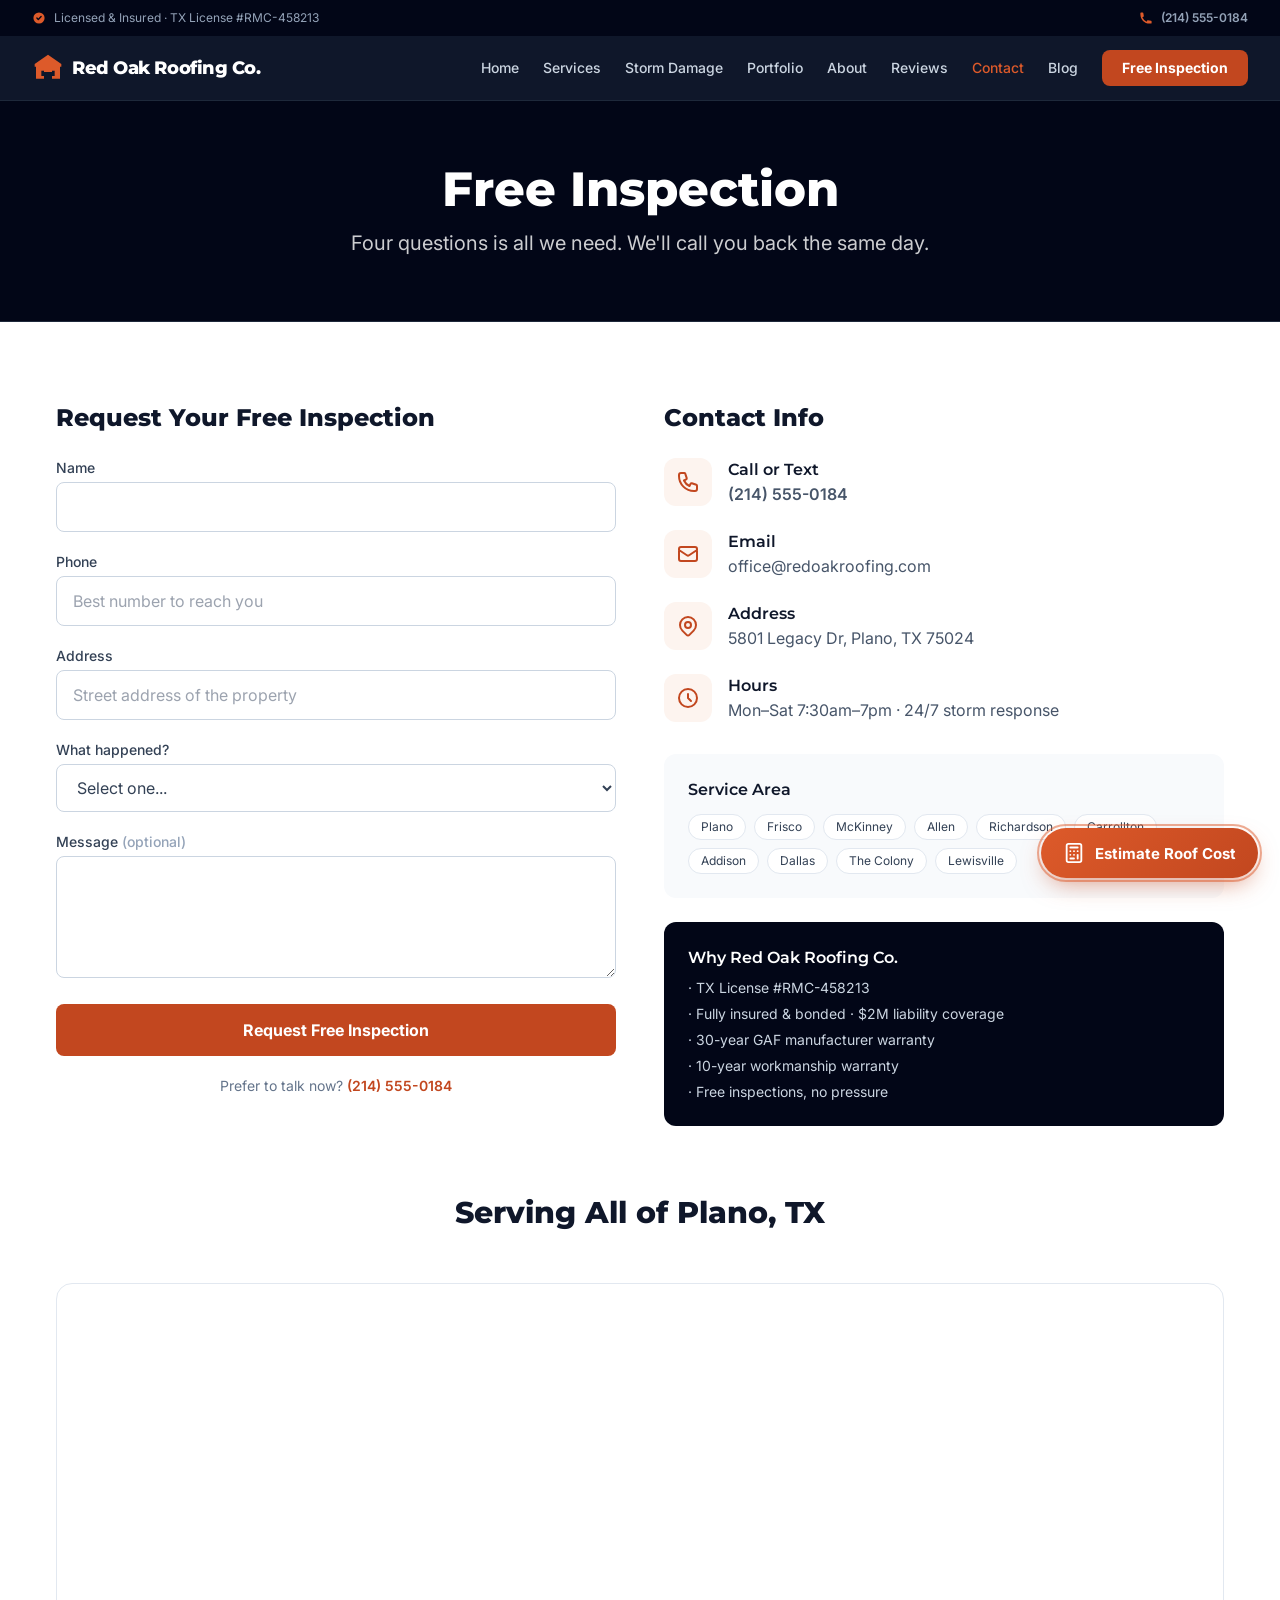
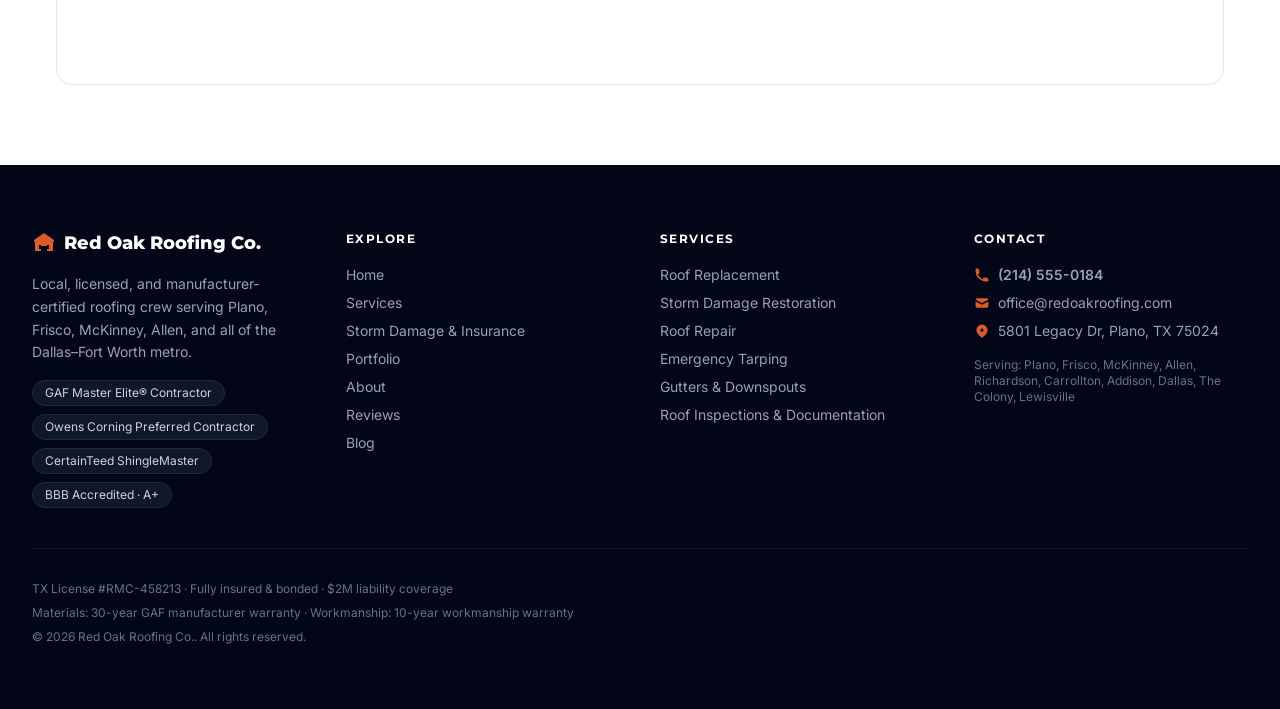
<file: contact.html>
<!DOCTYPE html>
<html lang="en">
<head>
  <meta charset="UTF-8">
  <meta name="viewport" content="width=device-width, initial-scale=1.0">
  <title>Contact | Red Oak Roofing Co.</title>
  <meta name="description" content="Get in touch with Red Oak Roofing Co. in Plano, TX. Call (214) 555-0184.">
  <meta property="og:title" content="Contact | Red Oak Roofing Co.">
  <meta property="og:description" content="Get in touch with Red Oak Roofing Co. in Plano, TX. Call (214) 555-0184.">
  <meta property="og:type" content="website">
  <meta name="twitter:card" content="summary_large_image">
  <link rel="canonical" href="https://red-oak-roofing.pages.dev/contact.html">
  <script type="application/ld+json">
  {
    "@context": "https://schema.org",
    "@type": "RoofingContractor",
    "name": "Red Oak Roofing Co.",
    "image": "./images/hero-roofing.jpg",
    "telephone": "(214) 555-0184",
    "email": "office@redoakroofing.com",
    "address": { "@type": "PostalAddress", "addressLocality": "Plano, TX", "streetAddress": "5801 Legacy Dr, Plano, TX 75024" },
    "url": "https://red-oak-roofing.pages.dev",
    "description": "GAF Master Elite® and Owens Corning Preferred contractor serving Collin and Dallas counties. Full replacement, storm damage restoration, emergency tarping, and gutters — backed by a 10-year workmanship warranty.",
    "areaServed": "Plano, TX",
    "aggregateRating": { "@type": "AggregateRating", "ratingValue": "4.9", "reviewCount": "212" },
    "priceRange": "$8,000 - $20,000+"
  }
  </script>
  <link rel="stylesheet" href="style.css">
  <link rel="preconnect" href="https://fonts.googleapis.com">
  <link rel="preconnect" href="https://fonts.gstatic.com" crossorigin>
  <link rel="preload" as="style" href="https://fonts.googleapis.com/css2?family=Inter:wght@400;500;600;700&family=Montserrat:wght@600;700;800;900&display=swap">
  <link rel="stylesheet" href="https://fonts.googleapis.com/css2?family=Inter:wght@400;500;600;700&family=Montserrat:wght@600;700;800;900&display=swap" media="print" onload="this.media='all'">
  <noscript><link rel="stylesheet" href="https://fonts.googleapis.com/css2?family=Inter:wght@400;500;600;700&family=Montserrat:wght@600;700;800;900&display=swap"></noscript>
  
  <style>
  *{margin:0;padding:0;box-sizing:border-box}
  html{scroll-behavior:smooth}
  body{font-family:Inter,system-ui,-apple-system,Segoe UI,Roboto,Helvetica Neue,Arial,sans-serif;color:#334155;background:#fff;-webkit-font-smoothing:antialiased}
  h1,h2,h3,h4{font-family:Montserrat,system-ui,sans-serif}
  .container{max-width:1280px;margin:0 auto;padding:0 24px}
  .section{padding:80px 24px}
  .sec-title{font-size:1.875rem;font-weight:800;text-align:center;margin-bottom:48px;color:#0f172a}
  .sec-subtitle{text-align:center;color:#64748b;font-size:1.125rem;margin-top:-32px;margin-bottom:48px}
  .grid-3{display:grid;grid-template-columns:repeat(auto-fit,minmax(300px,1fr));gap:32px}
  .card{background:#fff;border-radius:12px;padding:32px;border:1px solid #e2e8f0;transition:box-shadow .3s}
  .card:hover{box-shadow:0 12px 30px -8px rgba(15,23,42,.12)}
  .form-input{width:100%;padding:12px 16px;border:1px solid #cbd5e1;border-radius:8px;outline:none;transition:border-color .2s,box-shadow .2s;font-family:inherit;background:#fff}
  .form-input:focus{border-color:#c2471f;box-shadow:0 0 0 3px rgba(221,90,42,.15)}
  .btn{display:inline-block;background:#c2471f;color:#fff;padding:14px 28px;border-radius:8px;text-decoration:none;font-weight:700;border:0;cursor:pointer;transition:background .2s;font-family:inherit;font-size:1rem;text-align:center}
  .btn:hover{background:#a03a1e}
  .btn-outline{display:inline-block;border:2px solid rgba(255,255,255,.35);color:#fff;padding:12px 26px;border-radius:8px;text-decoration:none;font-weight:700;transition:background .2s;font-family:inherit;font-size:1rem;text-align:center}
  .btn-outline:hover{background:rgba(255,255,255,.1)}
  .btn-light{display:inline-block;background:#fff;color:#0f172a;padding:14px 28px;border-radius:8px;text-decoration:none;font-weight:700;transition:background .2s;font-family:inherit;font-size:1rem;text-align:center}
  .btn-light:hover{background:#f1f5f9}
  .btn-tel{display:inline-flex;align-items:center;gap:10px;background:#dd5a2a;color:#fff;padding:14px 26px;border-radius:8px;text-decoration:none;font-weight:700;transition:background .2s;font-family:inherit;font-size:1.05rem}
  .btn-tel:hover{background:#c2471f}
  .pill{display:inline-block;background:rgba(255,255,255,.12);border:1px solid rgba(255,255,255,.22);color:#fff;padding:6px 14px;border-radius:9999px;font-size:.8rem;font-weight:600}
  .active-page{color:#dd5a2a!important}
  .smallcaps{font-size:.75rem;font-weight:700;letter-spacing:.12em;text-transform:uppercase}
  .sticky-call{position:fixed;left:0;right:0;bottom:0;z-index:60;display:none;background:#0f172a;padding:10px 12px;gap:10px;border-top:1px solid #1e293b}
  .sticky-call a{flex:1;text-align:center;padding:13px 8px;border-radius:8px;font-weight:700;text-decoration:none;font-size:.95rem}
  .sticky-call .call{background:#dd5a2a;color:#fff}
  .sticky-call .inspect{background:#fff;color:#0f172a}
  .ba{position:relative;overflow:hidden;border-radius:14px;user-select:none}
  .ba img{display:block;width:100%;height:100%;object-fit:cover}
  .ba-after{position:absolute;top:0;left:0;height:100%;overflow:hidden}
  .ba-after img{max-width:none}
  .ba-range{position:absolute;inset:0;width:100%;height:100%;opacity:0;cursor:ew-resize;margin:0}
  .ba-label{position:absolute;top:10px;padding:4px 10px;border-radius:6px;font-size:.7rem;font-weight:700;letter-spacing:.06em;text-transform:uppercase}
  .ba-label.before{left:10px;background:rgba(15,23,42,.75);color:#fff}
  .ba-label.after{right:10px;background:rgba(221,90,42,.92);color:#fff}
  .r-track{display:flex;transition:transform .5s ease}
  .r-slide{min-width:100%;padding:0 16px}
  @media(min-width:768px){.r-slide{min-width:50%}}
  @media(min-width:1024px){.r-slide{min-width:33.333%}}
  @media(max-width:768px){.grid-3{grid-template-columns:1fr}.section{padding:48px 24px}.sticky-call{display:flex}body{padding-bottom:64px}}
  </style>
</head>
<body>
  <div class="bg-slate-950 text-slate-400 text-xs">
    <div class="max-w-7xl mx-auto px-4 sm:px-6 lg:px-8 h-9 flex items-center justify-between">
      <span class="flex items-center gap-2">
        <svg class="w-3.5 h-3.5 text-roof-500" fill="currentColor" viewBox="0 0 20 20"><path fill-rule="evenodd" d="M10 18a8 8 0 100-16 8 8 0 000 16zm3.707-9.293a1 1 0 00-1.414-1.414L9 10.586 7.707 9.293a1 1 0 00-1.414 1.414l2 2a1 1 0 001.414 0l4-4z" clip-rule="evenodd"/></svg>
        Licensed &amp; Insured · TX License #RMC-458213
      </span>
      <a href="tel:(214) 555-0184" class="flex items-center gap-2 hover:text-white transition font-semibold">
        <svg class="w-3.5 h-3.5 text-roof-500" fill="currentColor" viewBox="0 0 20 20"><path d="M2 3a1 1 0 011-1h2.153a1 1 0 01.986.836l.74 4.435a1 1 0 01-.54 1.06l-1.548.773a11.037 11.037 0 006.105 6.105l.774-1.548a1 1 0 011.059-.54l4.435.74a1 1 0 01.836.986V17a1 1 0 01-1 1h-2C7.82 18 2 12.18 2 5V3z"/></svg>
        (214) 555-0184
      </a>
    </div>
  </div>
  <nav class="bg-slate-900 sticky top-0 z-50 border-b border-slate-800">
    <div class="max-w-7xl mx-auto px-4 sm:px-6 lg:px-8">
      <div class="flex justify-between items-center h-16">
        <a href="/" class="flex items-center gap-2">
          <svg class="w-8 h-8 text-roof-500" fill="currentColor" viewBox="0 0 24 24"><path d="M12 2L2 9v2h1v9h6v-5h6v5h6v-9h1V9l-10-7zM7 18v-4h2v4H7zm8 0v-4h2v4h-2z"/></svg>
          <span class="font-heading text-lg font-extrabold text-white tracking-tight">Red Oak Roofing Co.</span>
        </a>
        <div class="hidden lg:flex items-center gap-6 text-sm">
          <a href="/" class="text-slate-300 hover:text-white transition font-medium ">Home</a>
          <a href="/services" class="text-slate-300 hover:text-white transition font-medium ">Services</a>
          <a href="/storm-damage" class="text-slate-300 hover:text-white transition font-medium ">Storm Damage</a>
          <a href="/portfolio" class="text-slate-300 hover:text-white transition font-medium ">Portfolio</a>
          <a href="/about" class="text-slate-300 hover:text-white transition font-medium ">About</a>
          <a href="/reviews" class="text-slate-300 hover:text-white transition font-medium ">Reviews</a>
          <a href="/contact" class="text-slate-300 hover:text-white transition font-medium active-page">Contact</a>
          <a href="/blog" class="text-slate-300 hover:text-white transition font-medium ">Blog</a>
          <a href="/contact" class="bg-roof-600 text-white px-5 py-2 rounded-lg hover:bg-roof-700 transition font-bold text-sm">Free Inspection</a>
        </div>
        <div class="flex items-center gap-3 lg:hidden">
          <a href="tel:(214) 555-0184" class="bg-roof-600 text-white px-4 py-2 rounded-lg font-bold text-sm">Call</a>
          <button onclick="document.getElementById('mobile-menu').classList.toggle('hidden')" aria-label="Menu">
            <svg class="w-6 h-6 text-white" fill="none" stroke="currentColor" viewBox="0 0 24 24"><path stroke-linecap="round" stroke-linejoin="round" stroke-width="2" d="M4 6h16M4 12h16M4 18h16"/></svg>
          </button>
        </div>
      </div>
    </div>
    <div id="mobile-menu" class="hidden lg:hidden bg-slate-900 border-t border-slate-800">
      <div class="px-4 py-3 space-y-1">
        <a href="/" class="block py-2 text-slate-300 hover:text-white">Home</a>
        <a href="/services" class="block py-2 text-slate-300 hover:text-white">Services</a>
        <a href="/storm-damage" class="block py-2 text-roof-500 font-semibold">Storm Damage &amp; Insurance Claims</a>
        <a href="/portfolio" class="block py-2 text-slate-300 hover:text-white">Portfolio</a>
        <a href="/about" class="block py-2 text-slate-300 hover:text-white">About</a>
        <a href="/reviews" class="block py-2 text-slate-300 hover:text-white">Reviews</a>
        <a href="/contact" class="block py-2 text-slate-300 hover:text-white">Contact</a>
        <a href="/blog" class="block py-2 text-slate-300 hover:text-white">Blog</a>
        <a href="tel:(214) 555-0184" class="block py-2 text-roof-500 font-bold">Call (214) 555-0184</a>
      </div>
    </div>
  </nav>

  <section class="bg-slate-950 text-white py-16 border-b border-slate-800">
    <div class="max-w-7xl mx-auto px-4 sm:px-6 lg:px-8 text-center">
      <h1 class="text-4xl md:text-5xl font-extrabold mb-4">Free Inspection</h1>
      <p class="text-xl opacity-80 max-w-2xl mx-auto">Four questions is all we need. We'll call you back the same day.</p>
    </div>
  </section>

  <section class="section">
    <div class="max-w-7xl mx-auto px-4 sm:px-6 lg:px-8">
      <div class="grid md:grid-cols-2 gap-12">
        <div>
          <h2 class="text-2xl font-extrabold text-slate-900 mb-6">Request Your Free Inspection</h2>
          <iframe name="hidden-frame" id="hidden-frame" style="display:none"></iframe>
          <form id="contact-form" name="Contact" method="POST"  target="hidden-frame" class="space-y-5">
            <div>
              <label class="block text-sm font-medium text-slate-700 mb-1">Name</label>
              <input type="text" name="name" required class="form-input">
            </div>
            <div>
              <label class="block text-sm font-medium text-slate-700 mb-1">Phone</label>
              <input type="tel" name="phone" required class="form-input" placeholder="Best number to reach you">
            </div>
            <div>
              <label class="block text-sm font-medium text-slate-700 mb-1">Address</label>
              <input type="text" name="address" required class="form-input" placeholder="Street address of the property">
            </div>
            <div>
              <label class="block text-sm font-medium text-slate-700 mb-1">What happened?</label>
              <select name="issue" required class="form-input">
                <option value="">Select one...</option>
                <option value="Storm Damage">Storm / hail / wind damage</option>
                <option value="Leak">Active leak</option>
                <option value="Full Replacement">Need full replacement</option>
                <option value="Repair">Repair</option>
                <option value="Gutters">Gutters</option>
                <option value="Other">Other</option>
              </select>
            </div>
            <div>
              <label class="block text-sm font-medium text-slate-700 mb-1">Message <span class="text-slate-400">(optional)</span></label>
              <textarea name="message" rows="4" class="form-input"></textarea>
            </div>
            <button type="submit" class="btn w-full">Request Free Inspection</button>
            <p class="text-sm text-slate-500 text-center">Prefer to talk now? <a href="tel:(214) 555-0184" class="text-roof-600 font-semibold hover:underline">(214) 555-0184</a></p>
          </form>
        </div>
        <div>
          <h2 class="text-2xl font-extrabold text-slate-900 mb-6">Contact Info</h2>
          <div class="space-y-6">
            <div class="flex items-start gap-4">
              <div class="w-12 h-12 bg-roof-50 text-roof-600 rounded-xl flex items-center justify-center flex-shrink-0">
                <svg class="w-6 h-6" fill="none" stroke="currentColor" viewBox="0 0 24 24"><path stroke-linecap="round" stroke-linejoin="round" stroke-width="2" d="M3 5a2 2 0 012-2h3.28a1 1 0 01.948.684l1.498 4.493a1 1 0 01-.502 1.21l-2.257 1.13a11.042 11.042 0 005.516 5.516l1.13-2.257a1 1 0 011.21-.502l4.493 1.498a1 1 0 01.684.949V19a2 2 0 01-2 2h-1C9.716 21 3 14.284 3 6V5z"/></svg>
              </div>
              <div><h3 class="font-semibold text-slate-900">Call or Text</h3><a href="tel:(214) 555-0184" class="text-slate-600 hover:text-roof-600 font-semibold">(214) 555-0184</a></div>
            </div>
            <div class="flex items-start gap-4">
              <div class="w-12 h-12 bg-roof-50 text-roof-600 rounded-xl flex items-center justify-center flex-shrink-0">
                <svg class="w-6 h-6" fill="none" stroke="currentColor" viewBox="0 0 24 24"><path stroke-linecap="round" stroke-linejoin="round" stroke-width="2" d="M3 8l7.89 5.26a2 2 0 002.22 0L21 8M5 19h14a2 2 0 002-2V7a2 2 0 00-2-2H5a2 2 0 00-2 2v10a2 2 0 002 2z"/></svg>
              </div>
              <div><h3 class="font-semibold text-slate-900">Email</h3><a href="mailto:office@redoakroofing.com" class="text-slate-600 hover:text-roof-600">office@redoakroofing.com</a></div>
            </div>
            <div class="flex items-start gap-4">
              <div class="w-12 h-12 bg-roof-50 text-roof-600 rounded-xl flex items-center justify-center flex-shrink-0">
                <svg class="w-6 h-6" fill="none" stroke="currentColor" viewBox="0 0 24 24"><path stroke-linecap="round" stroke-linejoin="round" stroke-width="2" d="M17.657 16.657L13.414 20.9a1.998 1.998 0 01-2.827 0l-4.244-4.243a8 8 0 1111.314 0z"/><path stroke-linecap="round" stroke-linejoin="round" stroke-width="2" d="M15 11a3 3 0 11-6 0 3 3 0 016 0z"/></svg>
              </div>
              <div><h3 class="font-semibold text-slate-900">Address</h3><p class="text-slate-600">5801 Legacy Dr, Plano, TX 75024</p></div>
            </div>
            <div class="flex items-start gap-4">
              <div class="w-12 h-12 bg-roof-50 text-roof-600 rounded-xl flex items-center justify-center flex-shrink-0">
                <svg class="w-6 h-6" fill="none" stroke="currentColor" viewBox="0 0 24 24"><path stroke-linecap="round" stroke-linejoin="round" stroke-width="2" d="M12 8v4l3 3m6-3a9 9 0 11-18 0 9 9 0 0118 0z"/></svg>
              </div>
              <div><h3 class="font-semibold text-slate-900">Hours</h3><p class="text-slate-600">Mon–Sat 7:30am–7pm · 24/7 storm response</p></div>
            </div>
          </div>

          <div class="mt-8 bg-slate-50 rounded-xl p-6">
            <h3 class="font-semibold text-slate-900 mb-3">Service Area</h3>
            <div class="flex flex-wrap gap-2">
              <span class="text-xs bg-white border border-slate-200 rounded-full px-3 py-1 text-slate-700">Plano</span><span class="text-xs bg-white border border-slate-200 rounded-full px-3 py-1 text-slate-700">Frisco</span><span class="text-xs bg-white border border-slate-200 rounded-full px-3 py-1 text-slate-700">McKinney</span><span class="text-xs bg-white border border-slate-200 rounded-full px-3 py-1 text-slate-700">Allen</span><span class="text-xs bg-white border border-slate-200 rounded-full px-3 py-1 text-slate-700">Richardson</span><span class="text-xs bg-white border border-slate-200 rounded-full px-3 py-1 text-slate-700">Carrollton</span><span class="text-xs bg-white border border-slate-200 rounded-full px-3 py-1 text-slate-700">Addison</span><span class="text-xs bg-white border border-slate-200 rounded-full px-3 py-1 text-slate-700">Dallas</span><span class="text-xs bg-white border border-slate-200 rounded-full px-3 py-1 text-slate-700">The Colony</span><span class="text-xs bg-white border border-slate-200 rounded-full px-3 py-1 text-slate-700">Lewisville</span>
            </div>
          </div>

          <div class="mt-6 bg-slate-950 rounded-xl p-6 text-slate-300">
            <h3 class="font-semibold text-white mb-2">Why Red Oak Roofing Co.</h3>
            <ul class="text-sm space-y-1.5">
              <li>· TX License #RMC-458213</li>
              <li>· Fully insured &amp; bonded · $2M liability coverage</li>
              <li>· 30-year GAF manufacturer warranty</li>
              <li>· 10-year workmanship warranty</li>
              <li>· Free inspections, no pressure</li>
            </ul>
          </div>
        </div>
      </div>

      <div class="mt-16">
        <h2 class="sec-title">Serving All of Plano, TX</h2>
        <div class="rounded-2xl overflow-hidden border border-slate-200">
          <iframe src="https://www.google.com/maps?q&#x3D;Plano,TX&amp;output&#x3D;embed" width="100%" height="400" style="border:0" loading="lazy" allowfullscreen referrerpolicy="no-referrer-when-downgrade" title="Red Oak Roofing Co. service area map"></iframe>
        </div>
      </div>
    </div>
  </section>

  <footer class="bg-slate-950 text-slate-400">
    <div class="max-w-7xl mx-auto px-4 sm:px-6 lg:px-8 py-16">
      <div class="grid grid-cols-1 md:grid-cols-2 lg:grid-cols-4 gap-10">
        <div>
          <div class="flex items-center gap-2 mb-4">
            <svg class="w-6 h-6 text-roof-500" fill="currentColor" viewBox="0 0 24 24"><path d="M12 2L2 9v2h1v9h6v-5h6v5h6v-9h1V9l-10-7zM7 18v-4h2v4H7zm8 0v-4h2v4h-2z"/></svg>
            <span class="font-heading text-lg font-extrabold text-white">Red Oak Roofing Co.</span>
          </div>
          <p class="text-sm leading-relaxed mb-4">Local, licensed, and manufacturer-certified roofing crew serving Plano, Frisco, McKinney, Allen, and all of the Dallas–Fort Worth metro.</p>
          <div class="flex flex-wrap gap-2">
            <span class="text-xs bg-slate-900 border border-slate-800 rounded-full px-3 py-1 text-slate-300">GAF Master Elite® Contractor</span><span class="text-xs bg-slate-900 border border-slate-800 rounded-full px-3 py-1 text-slate-300">Owens Corning Preferred Contractor</span><span class="text-xs bg-slate-900 border border-slate-800 rounded-full px-3 py-1 text-slate-300">CertainTeed ShingleMaster</span><span class="text-xs bg-slate-900 border border-slate-800 rounded-full px-3 py-1 text-slate-300">BBB Accredited · A+</span>
          </div>
        </div>
        <div>
          <h3 class="font-heading text-white font-bold mb-4 text-sm smallcaps">Explore</h3>
          <ul class="space-y-2 text-sm">
            <li><a href="/" class="hover:text-white transition">Home</a></li>
            <li><a href="/services" class="hover:text-white transition">Services</a></li>
            <li><a href="/storm-damage" class="hover:text-white transition">Storm Damage &amp; Insurance</a></li>
            <li><a href="/portfolio" class="hover:text-white transition">Portfolio</a></li>
            <li><a href="/about" class="hover:text-white transition">About</a></li>
            <li><a href="/reviews" class="hover:text-white transition">Reviews</a></li>
            <li><a href="/blog" class="hover:text-white transition">Blog</a></li>
          </ul>
        </div>
        <div>
          <h3 class="font-heading text-white font-bold mb-4 text-sm smallcaps">Services</h3>
          <ul class="space-y-2 text-sm">
            <li>Roof Replacement</li>
            <li>Storm Damage Restoration</li>
            <li>Roof Repair</li>
            <li>Emergency Tarping</li>
            <li>Gutters &amp; Downspouts</li>
            <li>Roof Inspections &amp; Documentation</li>
          </ul>
        </div>
        <div>
          <h3 class="font-heading text-white font-bold mb-4 text-sm smallcaps">Contact</h3>
          <ul class="space-y-2 text-sm">
            <li class="flex items-center gap-2"><svg class="w-4 h-4 text-roof-500" fill="currentColor" viewBox="0 0 20 20"><path d="M2 3a1 1 0 011-1h2.153a1 1 0 01.986.836l.74 4.435a1 1 0 01-.54 1.06l-1.548.773a11.037 11.037 0 006.105 6.105l.774-1.548a1 1 0 011.059-.54l4.435.74a1 1 0 01.836.986V17a1 1 0 01-1 1h-2C7.82 18 2 12.18 2 5V3z"/></svg><a href="tel:(214) 555-0184" class="hover:text-white transition font-semibold">(214) 555-0184</a></li>
            <li class="flex items-center gap-2"><svg class="w-4 h-4 text-roof-500" fill="currentColor" viewBox="0 0 20 20"><path d="M2.003 5.884L10 9.882l7.997-3.998A2 2 0 0016 4H4a2 2 0 00-1.997 1.884z"/><path d="M18 8.118l-8 4-8-4V14a2 2 0 002 2h12a2 2 0 002-2V8.118z"/></svg><a href="mailto:office@redoakroofing.com" class="hover:text-white transition">office@redoakroofing.com</a></li>
            <li class="flex items-start gap-2"><svg class="w-4 h-4 text-roof-500 mt-0.5" fill="currentColor" viewBox="0 0 20 20"><path fill-rule="evenodd" d="M5.05 4.05a7 7 0 119.9 9.9L10 18.9l-4.95-4.95a7 7 0 010-9.9zM10 11a2 2 0 100-4 2 2 0 000 4z" clip-rule="evenodd"/></svg><span>5801 Legacy Dr, Plano, TX 75024</span></li>
          </ul>
          <p class="text-xs mt-4 text-slate-500">Serving: Plano, Frisco, McKinney, Allen, Richardson, Carrollton, Addison, Dallas, The Colony, Lewisville</p>
        </div>
      </div>
      <div class="border-t border-slate-900 mt-10 pt-8 text-xs text-slate-500 space-y-2">
        <p>TX License #RMC-458213 · Fully insured &amp; bonded · $2M liability coverage</p>
        <p>Materials: 30-year GAF manufacturer warranty · Workmanship: 10-year workmanship warranty</p>
        <p>&copy; 2026 Red Oak Roofing Co.. All rights reserved.</p>
      </div>
    </div>
  </footer>
  <div class="sticky-call">
    <a href="tel:(214) 555-0184" class="call">Call Now</a>
    <a href="/contact" class="inspect">Free Inspection</a>
  </div>
  <div id="form-submitted-popup" class="hidden fixed inset-0 z-50 flex items-center justify-center bg-black/50 p-4" onclick="document.getElementById('form-submitted-popup').classList.add('hidden')">
    <div class="bg-white rounded-2xl shadow-2xl max-w-sm w-full p-8 text-center" onclick="event.stopPropagation()">
      <div class="w-14 h-14 mx-auto mb-4 bg-green-100 text-green-600 rounded-full flex items-center justify-center">
        <svg class="w-7 h-7" fill="none" stroke="currentColor" viewBox="0 0 24 24"><path stroke-linecap="round" stroke-linejoin="round" stroke-width="2" d="M5 13l4 4L19 7"/></svg>
      </div>
      <h3 class="text-xl font-bold text-slate-900 mb-2">Request Received</h3>
      <p class="text-slate-600 text-sm mb-6">Thanks! We'll call you shortly to schedule your free inspection.</p>
      <button type="button" class="btn w-full" onclick="document.getElementById('form-submitted-popup').classList.add('hidden')">Close</button>
    </div>
  </div>

  <script>
    document.getElementById('mobile-menu')?.classList.add('hidden');

    const form = document.getElementById('contact-form');
    const hiddenFrame = document.getElementById('hidden-frame');
    const popup = document.getElementById('form-submitted-popup');

    form?.addEventListener('submit', () => {
      const btn = form.querySelector('button[type="submit"]');
      if (btn) { btn.dataset.original = btn.textContent; btn.disabled = true; btn.textContent = 'Sending...'; }
    });

    hiddenFrame?.addEventListener('load', () => {
      popup?.classList.remove('hidden');
      form?.reset();
      const btn = form && form.querySelector('button[type="submit"]');
      if (btn) { btn.disabled = false; btn.textContent = btn.dataset.original || 'Request Free Inspection'; }
      setTimeout(() => popup?.classList.add('hidden'), 5000);
    });
  </script>

  <style>
  .re-fab{position:fixed;right:22px;bottom:22px;z-index:9990;display:inline-flex;align-items:center;gap:10px;background:linear-gradient(135deg,#dd5a2a,#c2471f);color:#fff;border:none;border-radius:9999px;padding:14px 22px;text-decoration:none;font:700 15px/1 Inter,system-ui,sans-serif;cursor:pointer;box-shadow:0 10px 25px -6px rgba(194,71,31,.55);transition:transform .2s,box-shadow .2s}
  .re-fab:hover{transform:translateY(-2px) scale(1.03);box-shadow:0 16px 32px -8px rgba(194,71,31,.65)}
  .re-fab:focus-visible{outline:3px solid rgba(221,90,42,.4);outline-offset:2px}
  .re-fab .re-fab-ic{display:inline-flex}
  .re-fab .re-fab-ic svg{width:22px;height:22px}
  .re-fab-ring{position:absolute;inset:-4px;border-radius:9999px;border:2px solid rgba(221,90,42,.5);animation:rePulse 2.4s ease-out infinite;pointer-events:none}
  @keyframes rePulse{0%{transform:scale(1);opacity:.7}70%{transform:scale(1.4);opacity:0}100%{transform:scale(1.4);opacity:0}}
  @media(max-width:640px){.re-fab{bottom:82px;right:16px;padding:14px}.re-fab .re-fab-txt{display:none}}
  </style>
  <a href="/estimate" class="re-fab" aria-label="Estimate roof cost">
    <span class="re-fab-ring" aria-hidden="true"></span>
    <span class="re-fab-ic" aria-hidden="true">
      <svg viewBox="0 0 24 24" fill="none" stroke="currentColor" stroke-width="2" stroke-linecap="round" stroke-linejoin="round"><rect x="4" y="2" width="16" height="20" rx="2"/><line x1="8" y1="6" x2="16" y2="6"/><line x1="8" y1="10" x2="8" y2="10.01"/><line x1="12" y1="10" x2="12" y2="10.01"/><line x1="16" y1="10" x2="16" y2="10.01"/><line x1="8" y1="14" x2="8" y2="14.01"/><line x1="12" y1="14" x2="12" y2="14.01"/><line x1="16" y1="14" x2="16" y2="18"/><line x1="8" y1="18" x2="12" y2="18"/></svg>
    </span>
    <span class="re-fab-txt">Estimate Roof Cost</span>
  </a>
</body>
</html>
</file>
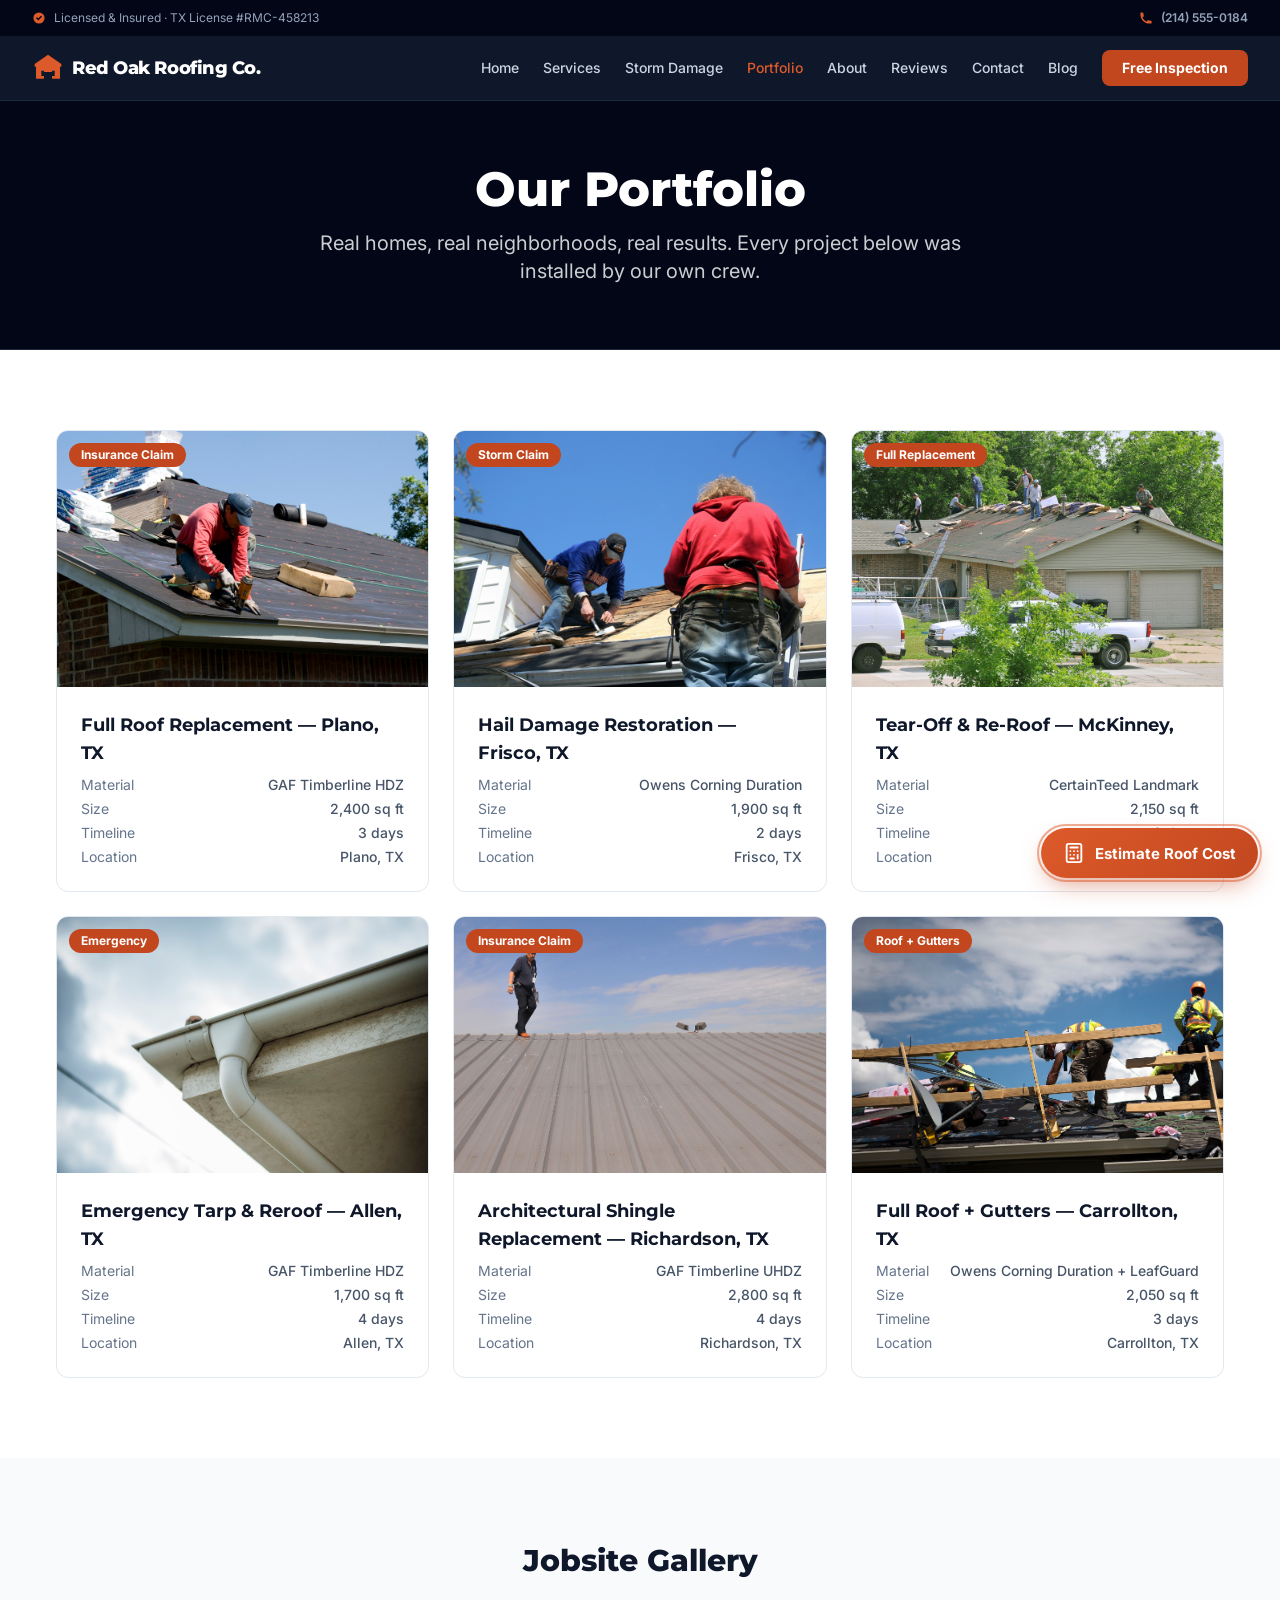
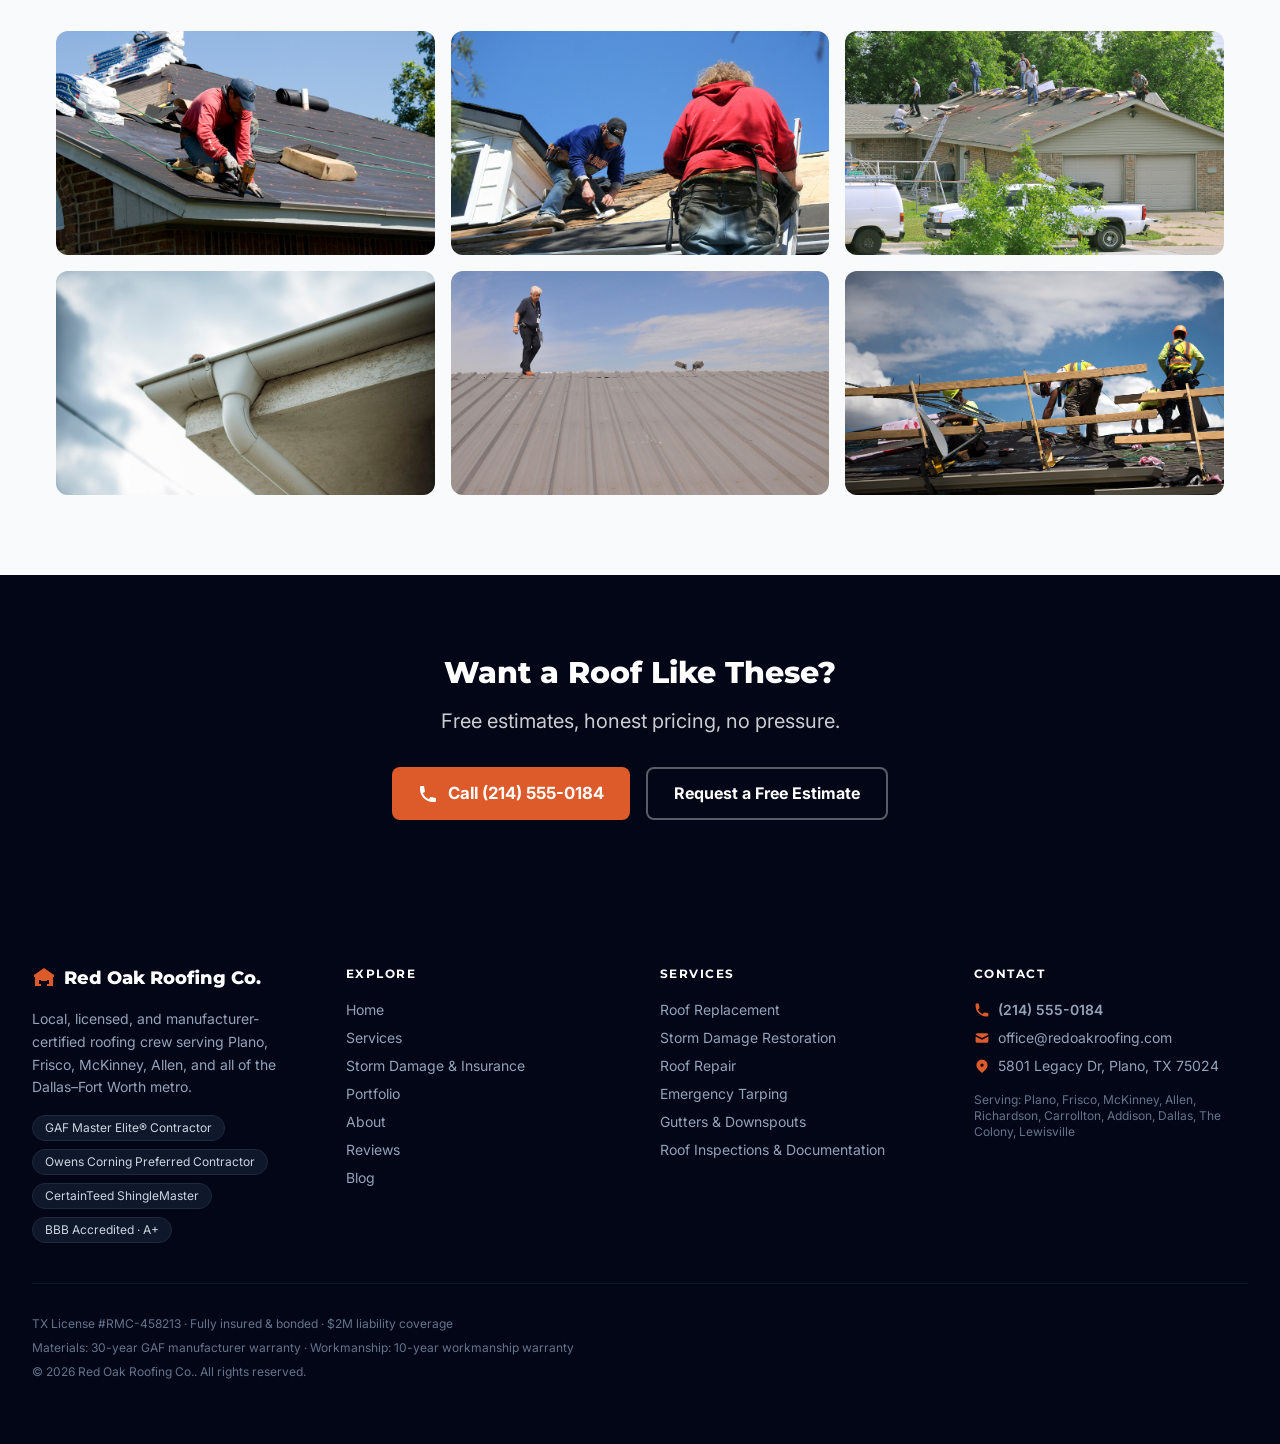
<file: portfolio.html>
<!DOCTYPE html>
<html lang="en">
<head>
  <meta charset="UTF-8">
  <meta name="viewport" content="width=device-width, initial-scale=1.0">
  <title>Portfolio | Red Oak Roofing Co.</title>
  <meta name="description" content="Recent roofing projects by Red Oak Roofing Co. in Plano, TX and surrounding areas.">
  <meta property="og:title" content="Portfolio | Red Oak Roofing Co.">
  <meta property="og:description" content="Recent roofing projects by Red Oak Roofing Co. in Plano, TX and surrounding areas.">
  <meta property="og:type" content="website">
  <meta name="twitter:card" content="summary_large_image">
  <link rel="canonical" href="https://red-oak-roofing.pages.dev/portfolio.html">
  <script type="application/ld+json">
  {
    "@context": "https://schema.org",
    "@type": "RoofingContractor",
    "name": "Red Oak Roofing Co.",
    "image": "./images/hero-roofing.jpg",
    "telephone": "(214) 555-0184",
    "email": "office@redoakroofing.com",
    "address": { "@type": "PostalAddress", "addressLocality": "Plano, TX", "streetAddress": "5801 Legacy Dr, Plano, TX 75024" },
    "url": "https://red-oak-roofing.pages.dev",
    "description": "GAF Master Elite® and Owens Corning Preferred contractor serving Collin and Dallas counties. Full replacement, storm damage restoration, emergency tarping, and gutters — backed by a 10-year workmanship warranty.",
    "areaServed": "Plano, TX",
    "aggregateRating": { "@type": "AggregateRating", "ratingValue": "4.9", "reviewCount": "212" },
    "priceRange": "$8,000 - $20,000+"
  }
  </script>
  <link rel="stylesheet" href="style.css">
  <link rel="preconnect" href="https://fonts.googleapis.com">
  <link rel="preconnect" href="https://fonts.gstatic.com" crossorigin>
  <link rel="preload" as="style" href="https://fonts.googleapis.com/css2?family=Inter:wght@400;500;600;700&family=Montserrat:wght@600;700;800;900&display=swap">
  <link rel="stylesheet" href="https://fonts.googleapis.com/css2?family=Inter:wght@400;500;600;700&family=Montserrat:wght@600;700;800;900&display=swap" media="print" onload="this.media='all'">
  <noscript><link rel="stylesheet" href="https://fonts.googleapis.com/css2?family=Inter:wght@400;500;600;700&family=Montserrat:wght@600;700;800;900&display=swap"></noscript>
  
  <style>
  *{margin:0;padding:0;box-sizing:border-box}
  html{scroll-behavior:smooth}
  body{font-family:Inter,system-ui,-apple-system,Segoe UI,Roboto,Helvetica Neue,Arial,sans-serif;color:#334155;background:#fff;-webkit-font-smoothing:antialiased}
  h1,h2,h3,h4{font-family:Montserrat,system-ui,sans-serif}
  .container{max-width:1280px;margin:0 auto;padding:0 24px}
  .section{padding:80px 24px}
  .sec-title{font-size:1.875rem;font-weight:800;text-align:center;margin-bottom:48px;color:#0f172a}
  .sec-subtitle{text-align:center;color:#64748b;font-size:1.125rem;margin-top:-32px;margin-bottom:48px}
  .grid-3{display:grid;grid-template-columns:repeat(auto-fit,minmax(300px,1fr));gap:32px}
  .card{background:#fff;border-radius:12px;padding:32px;border:1px solid #e2e8f0;transition:box-shadow .3s}
  .card:hover{box-shadow:0 12px 30px -8px rgba(15,23,42,.12)}
  .form-input{width:100%;padding:12px 16px;border:1px solid #cbd5e1;border-radius:8px;outline:none;transition:border-color .2s,box-shadow .2s;font-family:inherit;background:#fff}
  .form-input:focus{border-color:#c2471f;box-shadow:0 0 0 3px rgba(221,90,42,.15)}
  .btn{display:inline-block;background:#c2471f;color:#fff;padding:14px 28px;border-radius:8px;text-decoration:none;font-weight:700;border:0;cursor:pointer;transition:background .2s;font-family:inherit;font-size:1rem;text-align:center}
  .btn:hover{background:#a03a1e}
  .btn-outline{display:inline-block;border:2px solid rgba(255,255,255,.35);color:#fff;padding:12px 26px;border-radius:8px;text-decoration:none;font-weight:700;transition:background .2s;font-family:inherit;font-size:1rem;text-align:center}
  .btn-outline:hover{background:rgba(255,255,255,.1)}
  .btn-light{display:inline-block;background:#fff;color:#0f172a;padding:14px 28px;border-radius:8px;text-decoration:none;font-weight:700;transition:background .2s;font-family:inherit;font-size:1rem;text-align:center}
  .btn-light:hover{background:#f1f5f9}
  .btn-tel{display:inline-flex;align-items:center;gap:10px;background:#dd5a2a;color:#fff;padding:14px 26px;border-radius:8px;text-decoration:none;font-weight:700;transition:background .2s;font-family:inherit;font-size:1.05rem}
  .btn-tel:hover{background:#c2471f}
  .pill{display:inline-block;background:rgba(255,255,255,.12);border:1px solid rgba(255,255,255,.22);color:#fff;padding:6px 14px;border-radius:9999px;font-size:.8rem;font-weight:600}
  .active-page{color:#dd5a2a!important}
  .smallcaps{font-size:.75rem;font-weight:700;letter-spacing:.12em;text-transform:uppercase}
  .sticky-call{position:fixed;left:0;right:0;bottom:0;z-index:60;display:none;background:#0f172a;padding:10px 12px;gap:10px;border-top:1px solid #1e293b}
  .sticky-call a{flex:1;text-align:center;padding:13px 8px;border-radius:8px;font-weight:700;text-decoration:none;font-size:.95rem}
  .sticky-call .call{background:#dd5a2a;color:#fff}
  .sticky-call .inspect{background:#fff;color:#0f172a}
  .ba{position:relative;overflow:hidden;border-radius:14px;user-select:none}
  .ba img{display:block;width:100%;height:100%;object-fit:cover}
  .ba-after{position:absolute;top:0;left:0;height:100%;overflow:hidden}
  .ba-after img{max-width:none}
  .ba-range{position:absolute;inset:0;width:100%;height:100%;opacity:0;cursor:ew-resize;margin:0}
  .ba-label{position:absolute;top:10px;padding:4px 10px;border-radius:6px;font-size:.7rem;font-weight:700;letter-spacing:.06em;text-transform:uppercase}
  .ba-label.before{left:10px;background:rgba(15,23,42,.75);color:#fff}
  .ba-label.after{right:10px;background:rgba(221,90,42,.92);color:#fff}
  .r-track{display:flex;transition:transform .5s ease}
  .r-slide{min-width:100%;padding:0 16px}
  @media(min-width:768px){.r-slide{min-width:50%}}
  @media(min-width:1024px){.r-slide{min-width:33.333%}}
  @media(max-width:768px){.grid-3{grid-template-columns:1fr}.section{padding:48px 24px}.sticky-call{display:flex}body{padding-bottom:64px}}
  </style>
</head>
<body>
  <div class="bg-slate-950 text-slate-400 text-xs">
    <div class="max-w-7xl mx-auto px-4 sm:px-6 lg:px-8 h-9 flex items-center justify-between">
      <span class="flex items-center gap-2">
        <svg class="w-3.5 h-3.5 text-roof-500" fill="currentColor" viewBox="0 0 20 20"><path fill-rule="evenodd" d="M10 18a8 8 0 100-16 8 8 0 000 16zm3.707-9.293a1 1 0 00-1.414-1.414L9 10.586 7.707 9.293a1 1 0 00-1.414 1.414l2 2a1 1 0 001.414 0l4-4z" clip-rule="evenodd"/></svg>
        Licensed &amp; Insured · TX License #RMC-458213
      </span>
      <a href="tel:(214) 555-0184" class="flex items-center gap-2 hover:text-white transition font-semibold">
        <svg class="w-3.5 h-3.5 text-roof-500" fill="currentColor" viewBox="0 0 20 20"><path d="M2 3a1 1 0 011-1h2.153a1 1 0 01.986.836l.74 4.435a1 1 0 01-.54 1.06l-1.548.773a11.037 11.037 0 006.105 6.105l.774-1.548a1 1 0 011.059-.54l4.435.74a1 1 0 01.836.986V17a1 1 0 01-1 1h-2C7.82 18 2 12.18 2 5V3z"/></svg>
        (214) 555-0184
      </a>
    </div>
  </div>
  <nav class="bg-slate-900 sticky top-0 z-50 border-b border-slate-800">
    <div class="max-w-7xl mx-auto px-4 sm:px-6 lg:px-8">
      <div class="flex justify-between items-center h-16">
        <a href="/" class="flex items-center gap-2">
          <svg class="w-8 h-8 text-roof-500" fill="currentColor" viewBox="0 0 24 24"><path d="M12 2L2 9v2h1v9h6v-5h6v5h6v-9h1V9l-10-7zM7 18v-4h2v4H7zm8 0v-4h2v4h-2z"/></svg>
          <span class="font-heading text-lg font-extrabold text-white tracking-tight">Red Oak Roofing Co.</span>
        </a>
        <div class="hidden lg:flex items-center gap-6 text-sm">
          <a href="/" class="text-slate-300 hover:text-white transition font-medium ">Home</a>
          <a href="/services" class="text-slate-300 hover:text-white transition font-medium ">Services</a>
          <a href="/storm-damage" class="text-slate-300 hover:text-white transition font-medium ">Storm Damage</a>
          <a href="/portfolio" class="text-slate-300 hover:text-white transition font-medium active-page">Portfolio</a>
          <a href="/about" class="text-slate-300 hover:text-white transition font-medium ">About</a>
          <a href="/reviews" class="text-slate-300 hover:text-white transition font-medium ">Reviews</a>
          <a href="/contact" class="text-slate-300 hover:text-white transition font-medium ">Contact</a>
          <a href="/blog" class="text-slate-300 hover:text-white transition font-medium ">Blog</a>
          <a href="/contact" class="bg-roof-600 text-white px-5 py-2 rounded-lg hover:bg-roof-700 transition font-bold text-sm">Free Inspection</a>
        </div>
        <div class="flex items-center gap-3 lg:hidden">
          <a href="tel:(214) 555-0184" class="bg-roof-600 text-white px-4 py-2 rounded-lg font-bold text-sm">Call</a>
          <button onclick="document.getElementById('mobile-menu').classList.toggle('hidden')" aria-label="Menu">
            <svg class="w-6 h-6 text-white" fill="none" stroke="currentColor" viewBox="0 0 24 24"><path stroke-linecap="round" stroke-linejoin="round" stroke-width="2" d="M4 6h16M4 12h16M4 18h16"/></svg>
          </button>
        </div>
      </div>
    </div>
    <div id="mobile-menu" class="hidden lg:hidden bg-slate-900 border-t border-slate-800">
      <div class="px-4 py-3 space-y-1">
        <a href="/" class="block py-2 text-slate-300 hover:text-white">Home</a>
        <a href="/services" class="block py-2 text-slate-300 hover:text-white">Services</a>
        <a href="/storm-damage" class="block py-2 text-roof-500 font-semibold">Storm Damage &amp; Insurance Claims</a>
        <a href="/portfolio" class="block py-2 text-slate-300 hover:text-white">Portfolio</a>
        <a href="/about" class="block py-2 text-slate-300 hover:text-white">About</a>
        <a href="/reviews" class="block py-2 text-slate-300 hover:text-white">Reviews</a>
        <a href="/contact" class="block py-2 text-slate-300 hover:text-white">Contact</a>
        <a href="/blog" class="block py-2 text-slate-300 hover:text-white">Blog</a>
        <a href="tel:(214) 555-0184" class="block py-2 text-roof-500 font-bold">Call (214) 555-0184</a>
      </div>
    </div>
  </nav>

  <section class="bg-slate-950 text-white py-16 border-b border-slate-800">
    <div class="max-w-7xl mx-auto px-4 sm:px-6 lg:px-8 text-center">
      <h1 class="text-4xl md:text-5xl font-extrabold mb-4">Our Portfolio</h1>
      <p class="text-xl opacity-80 max-w-2xl mx-auto">Real homes, real neighborhoods, real results. Every project below was installed by our own crew.</p>
    </div>
  </section>

  <section class="section">
    <div class="max-w-7xl mx-auto px-4 sm:px-6 lg:px-8">
      <div class="grid grid-cols-1 md:grid-cols-2 lg:grid-cols-3 gap-6">
        <div class="card overflow-hidden !p-0">
          <div class="relative overflow-hidden">
            <img src="./images/project-1.jpg" alt="Full Roof Replacement — Plano, TX" class="w-full h-64 object-cover transition-transform duration-500 hover:scale-105" loading="lazy">
            <span class="absolute top-3 left-3 bg-roof-600 text-white text-xs font-bold px-3 py-1 rounded-full">Insurance Claim</span>
          </div>
          <div class="p-6">
            <h3 class="text-lg font-bold text-slate-900 mb-2">Full Roof Replacement — Plano, TX</h3>
            <dl class="text-sm text-slate-600 space-y-1">
              <div class="flex justify-between gap-4"><dt class="text-slate-500">Material</dt><dd class="font-medium text-right">GAF Timberline HDZ</dd></div>
              <div class="flex justify-between gap-4"><dt class="text-slate-500">Size</dt><dd class="font-medium text-right">2,400 sq ft</dd></div>
              <div class="flex justify-between gap-4"><dt class="text-slate-500">Timeline</dt><dd class="font-medium text-right">3 days</dd></div>
              <div class="flex justify-between gap-4"><dt class="text-slate-500">Location</dt><dd class="font-medium text-right">Plano, TX</dd></div>
            </dl>
          </div>
        </div>
        <div class="card overflow-hidden !p-0">
          <div class="relative overflow-hidden">
            <img src="./images/project-2.jpg" alt="Hail Damage Restoration — Frisco, TX" class="w-full h-64 object-cover transition-transform duration-500 hover:scale-105" loading="lazy">
            <span class="absolute top-3 left-3 bg-roof-600 text-white text-xs font-bold px-3 py-1 rounded-full">Storm Claim</span>
          </div>
          <div class="p-6">
            <h3 class="text-lg font-bold text-slate-900 mb-2">Hail Damage Restoration — Frisco, TX</h3>
            <dl class="text-sm text-slate-600 space-y-1">
              <div class="flex justify-between gap-4"><dt class="text-slate-500">Material</dt><dd class="font-medium text-right">Owens Corning Duration</dd></div>
              <div class="flex justify-between gap-4"><dt class="text-slate-500">Size</dt><dd class="font-medium text-right">1,900 sq ft</dd></div>
              <div class="flex justify-between gap-4"><dt class="text-slate-500">Timeline</dt><dd class="font-medium text-right">2 days</dd></div>
              <div class="flex justify-between gap-4"><dt class="text-slate-500">Location</dt><dd class="font-medium text-right">Frisco, TX</dd></div>
            </dl>
          </div>
        </div>
        <div class="card overflow-hidden !p-0">
          <div class="relative overflow-hidden">
            <img src="./images/project-3.jpg" alt="Tear-Off &amp; Re-Roof — McKinney, TX" class="w-full h-64 object-cover transition-transform duration-500 hover:scale-105" loading="lazy">
            <span class="absolute top-3 left-3 bg-roof-600 text-white text-xs font-bold px-3 py-1 rounded-full">Full Replacement</span>
          </div>
          <div class="p-6">
            <h3 class="text-lg font-bold text-slate-900 mb-2">Tear-Off &amp; Re-Roof — McKinney, TX</h3>
            <dl class="text-sm text-slate-600 space-y-1">
              <div class="flex justify-between gap-4"><dt class="text-slate-500">Material</dt><dd class="font-medium text-right">CertainTeed Landmark</dd></div>
              <div class="flex justify-between gap-4"><dt class="text-slate-500">Size</dt><dd class="font-medium text-right">2,150 sq ft</dd></div>
              <div class="flex justify-between gap-4"><dt class="text-slate-500">Timeline</dt><dd class="font-medium text-right">3 days</dd></div>
              <div class="flex justify-between gap-4"><dt class="text-slate-500">Location</dt><dd class="font-medium text-right">McKinney, TX</dd></div>
            </dl>
          </div>
        </div>
        <div class="card overflow-hidden !p-0">
          <div class="relative overflow-hidden">
            <img src="./images/project-4.jpg" alt="Emergency Tarp &amp; Reroof — Allen, TX" class="w-full h-64 object-cover transition-transform duration-500 hover:scale-105" loading="lazy">
            <span class="absolute top-3 left-3 bg-roof-600 text-white text-xs font-bold px-3 py-1 rounded-full">Emergency</span>
          </div>
          <div class="p-6">
            <h3 class="text-lg font-bold text-slate-900 mb-2">Emergency Tarp &amp; Reroof — Allen, TX</h3>
            <dl class="text-sm text-slate-600 space-y-1">
              <div class="flex justify-between gap-4"><dt class="text-slate-500">Material</dt><dd class="font-medium text-right">GAF Timberline HDZ</dd></div>
              <div class="flex justify-between gap-4"><dt class="text-slate-500">Size</dt><dd class="font-medium text-right">1,700 sq ft</dd></div>
              <div class="flex justify-between gap-4"><dt class="text-slate-500">Timeline</dt><dd class="font-medium text-right">4 days</dd></div>
              <div class="flex justify-between gap-4"><dt class="text-slate-500">Location</dt><dd class="font-medium text-right">Allen, TX</dd></div>
            </dl>
          </div>
        </div>
        <div class="card overflow-hidden !p-0">
          <div class="relative overflow-hidden">
            <img src="./images/project-5.jpg" alt="Architectural Shingle Replacement — Richardson, TX" class="w-full h-64 object-cover transition-transform duration-500 hover:scale-105" loading="lazy">
            <span class="absolute top-3 left-3 bg-roof-600 text-white text-xs font-bold px-3 py-1 rounded-full">Insurance Claim</span>
          </div>
          <div class="p-6">
            <h3 class="text-lg font-bold text-slate-900 mb-2">Architectural Shingle Replacement — Richardson, TX</h3>
            <dl class="text-sm text-slate-600 space-y-1">
              <div class="flex justify-between gap-4"><dt class="text-slate-500">Material</dt><dd class="font-medium text-right">GAF Timberline UHDZ</dd></div>
              <div class="flex justify-between gap-4"><dt class="text-slate-500">Size</dt><dd class="font-medium text-right">2,800 sq ft</dd></div>
              <div class="flex justify-between gap-4"><dt class="text-slate-500">Timeline</dt><dd class="font-medium text-right">4 days</dd></div>
              <div class="flex justify-between gap-4"><dt class="text-slate-500">Location</dt><dd class="font-medium text-right">Richardson, TX</dd></div>
            </dl>
          </div>
        </div>
        <div class="card overflow-hidden !p-0">
          <div class="relative overflow-hidden">
            <img src="./images/project-6.jpg" alt="Full Roof + Gutters — Carrollton, TX" class="w-full h-64 object-cover transition-transform duration-500 hover:scale-105" loading="lazy">
            <span class="absolute top-3 left-3 bg-roof-600 text-white text-xs font-bold px-3 py-1 rounded-full">Roof + Gutters</span>
          </div>
          <div class="p-6">
            <h3 class="text-lg font-bold text-slate-900 mb-2">Full Roof + Gutters — Carrollton, TX</h3>
            <dl class="text-sm text-slate-600 space-y-1">
              <div class="flex justify-between gap-4"><dt class="text-slate-500">Material</dt><dd class="font-medium text-right">Owens Corning Duration + LeafGuard</dd></div>
              <div class="flex justify-between gap-4"><dt class="text-slate-500">Size</dt><dd class="font-medium text-right">2,050 sq ft</dd></div>
              <div class="flex justify-between gap-4"><dt class="text-slate-500">Timeline</dt><dd class="font-medium text-right">3 days</dd></div>
              <div class="flex justify-between gap-4"><dt class="text-slate-500">Location</dt><dd class="font-medium text-right">Carrollton, TX</dd></div>
            </dl>
          </div>
        </div>
      </div>
    </div>
  </section>

  <section class="section bg-slate-50 pt-0">
    <div class="max-w-7xl mx-auto px-4 sm:px-6 lg:px-8">
      <h2 class="sec-title">Jobsite Gallery</h2>
      <div class="grid grid-cols-2 md:grid-cols-3 gap-4">
        <img src="./images/project-1.jpg" alt="Jobsite photo" class="w-full h-56 object-cover rounded-xl" loading="lazy">
        <img src="./images/project-2.jpg" alt="Jobsite photo" class="w-full h-56 object-cover rounded-xl" loading="lazy">
        <img src="./images/project-3.jpg" alt="Jobsite photo" class="w-full h-56 object-cover rounded-xl" loading="lazy">
        <img src="./images/project-4.jpg" alt="Jobsite photo" class="w-full h-56 object-cover rounded-xl" loading="lazy">
        <img src="./images/project-5.jpg" alt="Jobsite photo" class="w-full h-56 object-cover rounded-xl" loading="lazy">
        <img src="./images/project-6.jpg" alt="Jobsite photo" class="w-full h-56 object-cover rounded-xl" loading="lazy">
      </div>
    </div>
  </section>

  <section class="section bg-slate-950 text-white text-center">
    <div class="max-w-3xl mx-auto px-4">
      <h2 class="text-3xl font-extrabold mb-4">Want a Roof Like These?</h2>
      <p class="text-xl opacity-80 mb-8">Free estimates, honest pricing, no pressure.</p>
      <div class="flex flex-col sm:flex-row gap-4 justify-center">
        <a href="tel:(214) 555-0184" class="btn-tel">
          <svg class="w-5 h-5" fill="currentColor" viewBox="0 0 20 20"><path d="M2 3a1 1 0 011-1h2.153a1 1 0 01.986.836l.74 4.435a1 1 0 01-.54 1.06l-1.548.773a11.037 11.037 0 006.105 6.105l.774-1.548a1 1 0 011.059-.54l4.435.74a1 1 0 01.836.986V17a1 1 0 01-1 1h-2C7.82 18 2 12.18 2 5V3z"/></svg>
          Call (214) 555-0184
        </a>
        <a href="/contact" class="btn-outline">Request a Free Estimate</a>
      </div>
    </div>
  </section>

  <footer class="bg-slate-950 text-slate-400">
    <div class="max-w-7xl mx-auto px-4 sm:px-6 lg:px-8 py-16">
      <div class="grid grid-cols-1 md:grid-cols-2 lg:grid-cols-4 gap-10">
        <div>
          <div class="flex items-center gap-2 mb-4">
            <svg class="w-6 h-6 text-roof-500" fill="currentColor" viewBox="0 0 24 24"><path d="M12 2L2 9v2h1v9h6v-5h6v5h6v-9h1V9l-10-7zM7 18v-4h2v4H7zm8 0v-4h2v4h-2z"/></svg>
            <span class="font-heading text-lg font-extrabold text-white">Red Oak Roofing Co.</span>
          </div>
          <p class="text-sm leading-relaxed mb-4">Local, licensed, and manufacturer-certified roofing crew serving Plano, Frisco, McKinney, Allen, and all of the Dallas–Fort Worth metro.</p>
          <div class="flex flex-wrap gap-2">
            <span class="text-xs bg-slate-900 border border-slate-800 rounded-full px-3 py-1 text-slate-300">GAF Master Elite® Contractor</span><span class="text-xs bg-slate-900 border border-slate-800 rounded-full px-3 py-1 text-slate-300">Owens Corning Preferred Contractor</span><span class="text-xs bg-slate-900 border border-slate-800 rounded-full px-3 py-1 text-slate-300">CertainTeed ShingleMaster</span><span class="text-xs bg-slate-900 border border-slate-800 rounded-full px-3 py-1 text-slate-300">BBB Accredited · A+</span>
          </div>
        </div>
        <div>
          <h3 class="font-heading text-white font-bold mb-4 text-sm smallcaps">Explore</h3>
          <ul class="space-y-2 text-sm">
            <li><a href="/" class="hover:text-white transition">Home</a></li>
            <li><a href="/services" class="hover:text-white transition">Services</a></li>
            <li><a href="/storm-damage" class="hover:text-white transition">Storm Damage &amp; Insurance</a></li>
            <li><a href="/portfolio" class="hover:text-white transition">Portfolio</a></li>
            <li><a href="/about" class="hover:text-white transition">About</a></li>
            <li><a href="/reviews" class="hover:text-white transition">Reviews</a></li>
            <li><a href="/blog" class="hover:text-white transition">Blog</a></li>
          </ul>
        </div>
        <div>
          <h3 class="font-heading text-white font-bold mb-4 text-sm smallcaps">Services</h3>
          <ul class="space-y-2 text-sm">
            <li>Roof Replacement</li>
            <li>Storm Damage Restoration</li>
            <li>Roof Repair</li>
            <li>Emergency Tarping</li>
            <li>Gutters &amp; Downspouts</li>
            <li>Roof Inspections &amp; Documentation</li>
          </ul>
        </div>
        <div>
          <h3 class="font-heading text-white font-bold mb-4 text-sm smallcaps">Contact</h3>
          <ul class="space-y-2 text-sm">
            <li class="flex items-center gap-2"><svg class="w-4 h-4 text-roof-500" fill="currentColor" viewBox="0 0 20 20"><path d="M2 3a1 1 0 011-1h2.153a1 1 0 01.986.836l.74 4.435a1 1 0 01-.54 1.06l-1.548.773a11.037 11.037 0 006.105 6.105l.774-1.548a1 1 0 011.059-.54l4.435.74a1 1 0 01.836.986V17a1 1 0 01-1 1h-2C7.82 18 2 12.18 2 5V3z"/></svg><a href="tel:(214) 555-0184" class="hover:text-white transition font-semibold">(214) 555-0184</a></li>
            <li class="flex items-center gap-2"><svg class="w-4 h-4 text-roof-500" fill="currentColor" viewBox="0 0 20 20"><path d="M2.003 5.884L10 9.882l7.997-3.998A2 2 0 0016 4H4a2 2 0 00-1.997 1.884z"/><path d="M18 8.118l-8 4-8-4V14a2 2 0 002 2h12a2 2 0 002-2V8.118z"/></svg><a href="mailto:office@redoakroofing.com" class="hover:text-white transition">office@redoakroofing.com</a></li>
            <li class="flex items-start gap-2"><svg class="w-4 h-4 text-roof-500 mt-0.5" fill="currentColor" viewBox="0 0 20 20"><path fill-rule="evenodd" d="M5.05 4.05a7 7 0 119.9 9.9L10 18.9l-4.95-4.95a7 7 0 010-9.9zM10 11a2 2 0 100-4 2 2 0 000 4z" clip-rule="evenodd"/></svg><span>5801 Legacy Dr, Plano, TX 75024</span></li>
          </ul>
          <p class="text-xs mt-4 text-slate-500">Serving: Plano, Frisco, McKinney, Allen, Richardson, Carrollton, Addison, Dallas, The Colony, Lewisville</p>
        </div>
      </div>
      <div class="border-t border-slate-900 mt-10 pt-8 text-xs text-slate-500 space-y-2">
        <p>TX License #RMC-458213 · Fully insured &amp; bonded · $2M liability coverage</p>
        <p>Materials: 30-year GAF manufacturer warranty · Workmanship: 10-year workmanship warranty</p>
        <p>&copy; 2026 Red Oak Roofing Co.. All rights reserved.</p>
      </div>
    </div>
  </footer>
  <div class="sticky-call">
    <a href="tel:(214) 555-0184" class="call">Call Now</a>
    <a href="/contact" class="inspect">Free Inspection</a>
  </div>
  <script>
    document.getElementById('mobile-menu')?.classList.add('hidden');
  </script>

  <style>
  .re-fab{position:fixed;right:22px;bottom:22px;z-index:9990;display:inline-flex;align-items:center;gap:10px;background:linear-gradient(135deg,#dd5a2a,#c2471f);color:#fff;border:none;border-radius:9999px;padding:14px 22px;text-decoration:none;font:700 15px/1 Inter,system-ui,sans-serif;cursor:pointer;box-shadow:0 10px 25px -6px rgba(194,71,31,.55);transition:transform .2s,box-shadow .2s}
  .re-fab:hover{transform:translateY(-2px) scale(1.03);box-shadow:0 16px 32px -8px rgba(194,71,31,.65)}
  .re-fab:focus-visible{outline:3px solid rgba(221,90,42,.4);outline-offset:2px}
  .re-fab .re-fab-ic{display:inline-flex}
  .re-fab .re-fab-ic svg{width:22px;height:22px}
  .re-fab-ring{position:absolute;inset:-4px;border-radius:9999px;border:2px solid rgba(221,90,42,.5);animation:rePulse 2.4s ease-out infinite;pointer-events:none}
  @keyframes rePulse{0%{transform:scale(1);opacity:.7}70%{transform:scale(1.4);opacity:0}100%{transform:scale(1.4);opacity:0}}
  @media(max-width:640px){.re-fab{bottom:82px;right:16px;padding:14px}.re-fab .re-fab-txt{display:none}}
  </style>
  <a href="/estimate" class="re-fab" aria-label="Estimate roof cost">
    <span class="re-fab-ring" aria-hidden="true"></span>
    <span class="re-fab-ic" aria-hidden="true">
      <svg viewBox="0 0 24 24" fill="none" stroke="currentColor" stroke-width="2" stroke-linecap="round" stroke-linejoin="round"><rect x="4" y="2" width="16" height="20" rx="2"/><line x1="8" y1="6" x2="16" y2="6"/><line x1="8" y1="10" x2="8" y2="10.01"/><line x1="12" y1="10" x2="12" y2="10.01"/><line x1="16" y1="10" x2="16" y2="10.01"/><line x1="8" y1="14" x2="8" y2="14.01"/><line x1="12" y1="14" x2="12" y2="14.01"/><line x1="16" y1="14" x2="16" y2="18"/><line x1="8" y1="18" x2="12" y2="18"/></svg>
    </span>
    <span class="re-fab-txt">Estimate Roof Cost</span>
  </a>
</body>
</html>
</file>
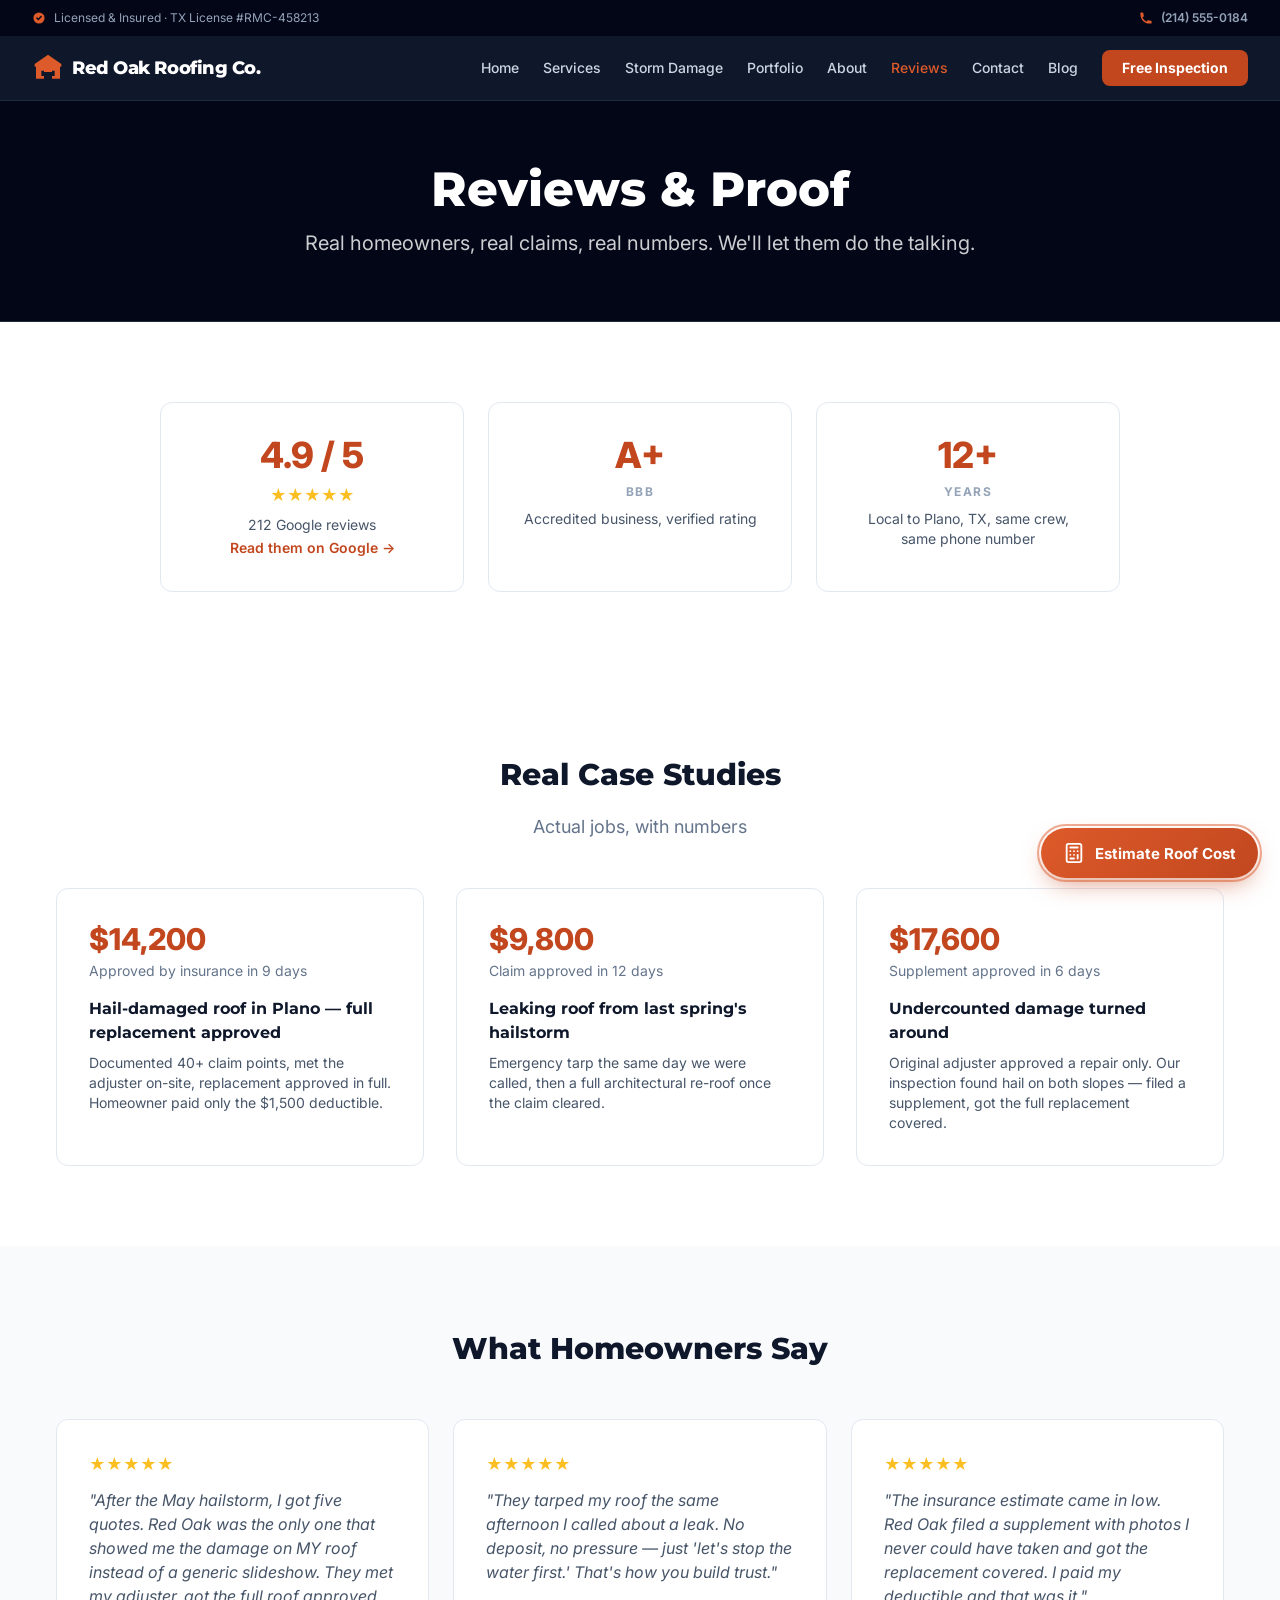
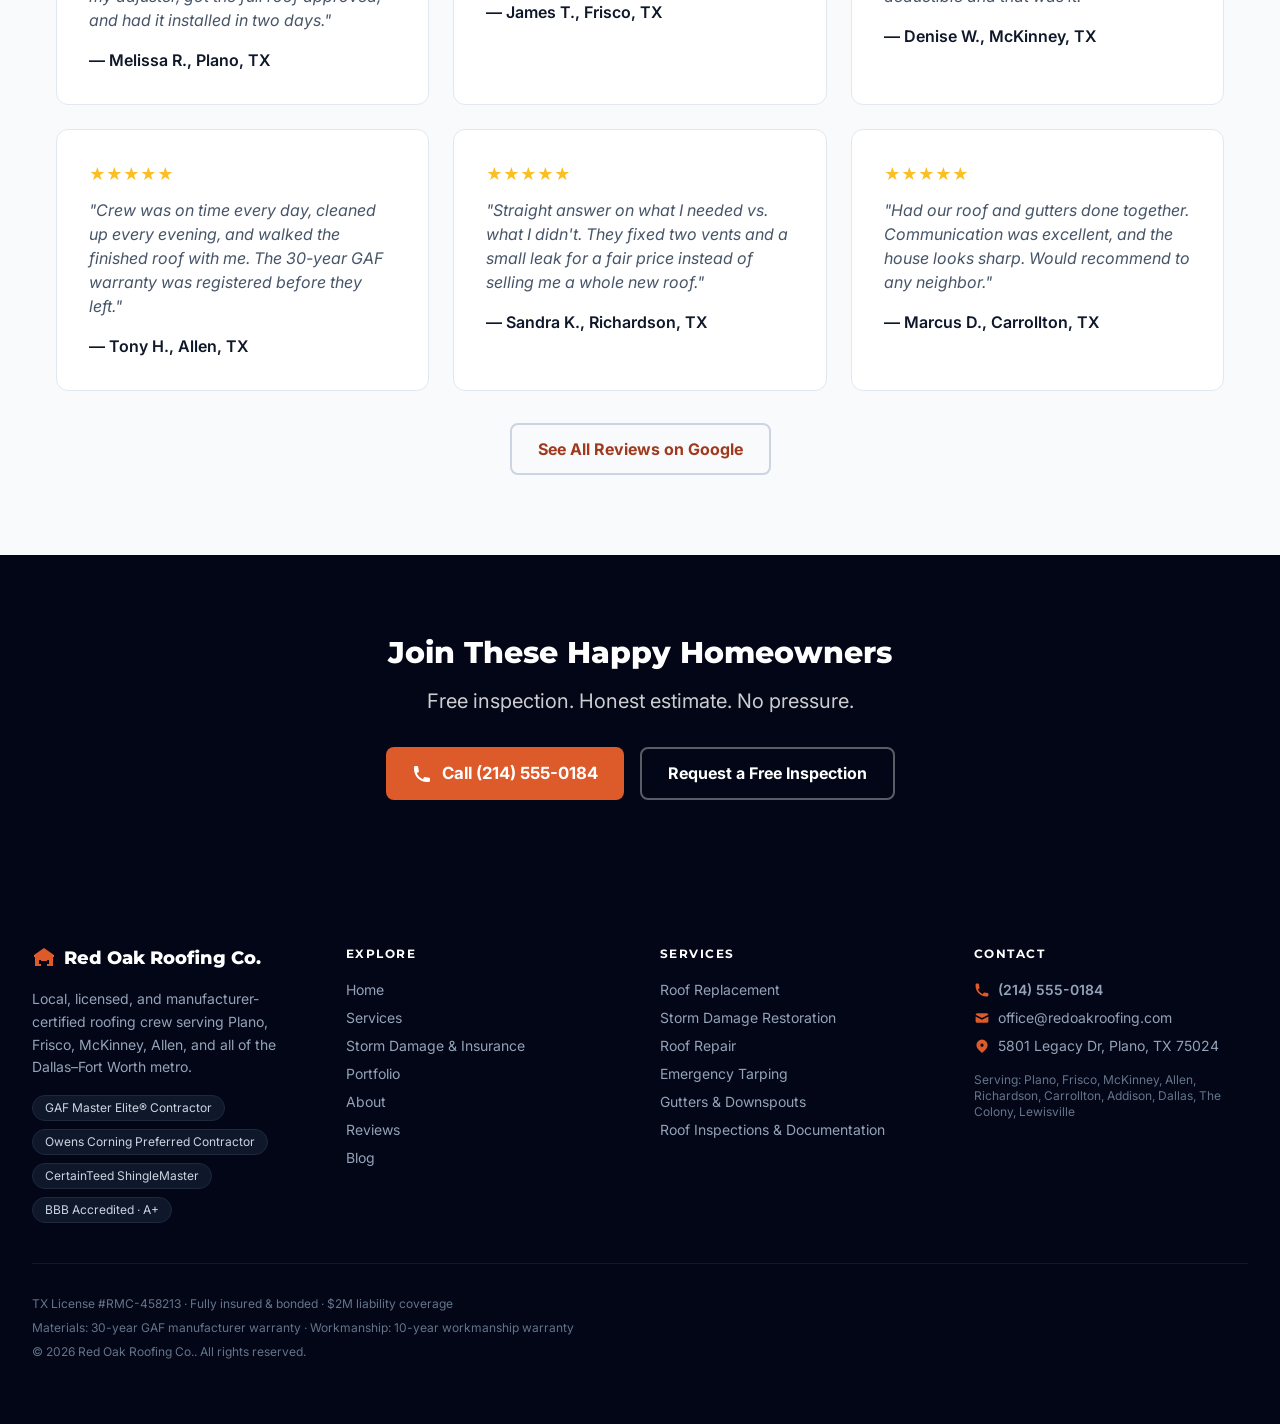
<file: reviews.html>
<!DOCTYPE html>
<html lang="en">
<head>
  <meta charset="UTF-8">
  <meta name="viewport" content="width=device-width, initial-scale=1.0">
  <title>Reviews | Red Oak Roofing Co.</title>
  <meta name="description" content="Real homeowner reviews of Red Oak Roofing Co. in Plano, TX and beyond.">
  <meta property="og:title" content="Reviews | Red Oak Roofing Co.">
  <meta property="og:description" content="Real homeowner reviews of Red Oak Roofing Co. in Plano, TX and beyond.">
  <meta property="og:type" content="website">
  <meta name="twitter:card" content="summary_large_image">
  <link rel="canonical" href="https://red-oak-roofing.pages.dev/reviews.html">
  <script type="application/ld+json">
  {
    "@context": "https://schema.org",
    "@type": "RoofingContractor",
    "name": "Red Oak Roofing Co.",
    "image": "./images/hero-roofing.jpg",
    "telephone": "(214) 555-0184",
    "email": "office@redoakroofing.com",
    "address": { "@type": "PostalAddress", "addressLocality": "Plano, TX", "streetAddress": "5801 Legacy Dr, Plano, TX 75024" },
    "url": "https://red-oak-roofing.pages.dev",
    "description": "GAF Master Elite® and Owens Corning Preferred contractor serving Collin and Dallas counties. Full replacement, storm damage restoration, emergency tarping, and gutters — backed by a 10-year workmanship warranty.",
    "areaServed": "Plano, TX",
    "aggregateRating": { "@type": "AggregateRating", "ratingValue": "4.9", "reviewCount": "212" },
    "priceRange": "$8,000 - $20,000+"
  }
  </script>
  <link rel="stylesheet" href="style.css">
  <link rel="preconnect" href="https://fonts.googleapis.com">
  <link rel="preconnect" href="https://fonts.gstatic.com" crossorigin>
  <link rel="preload" as="style" href="https://fonts.googleapis.com/css2?family=Inter:wght@400;500;600;700&family=Montserrat:wght@600;700;800;900&display=swap">
  <link rel="stylesheet" href="https://fonts.googleapis.com/css2?family=Inter:wght@400;500;600;700&family=Montserrat:wght@600;700;800;900&display=swap" media="print" onload="this.media='all'">
  <noscript><link rel="stylesheet" href="https://fonts.googleapis.com/css2?family=Inter:wght@400;500;600;700&family=Montserrat:wght@600;700;800;900&display=swap"></noscript>
  
  <style>
  *{margin:0;padding:0;box-sizing:border-box}
  html{scroll-behavior:smooth}
  body{font-family:Inter,system-ui,-apple-system,Segoe UI,Roboto,Helvetica Neue,Arial,sans-serif;color:#334155;background:#fff;-webkit-font-smoothing:antialiased}
  h1,h2,h3,h4{font-family:Montserrat,system-ui,sans-serif}
  .container{max-width:1280px;margin:0 auto;padding:0 24px}
  .section{padding:80px 24px}
  .sec-title{font-size:1.875rem;font-weight:800;text-align:center;margin-bottom:48px;color:#0f172a}
  .sec-subtitle{text-align:center;color:#64748b;font-size:1.125rem;margin-top:-32px;margin-bottom:48px}
  .grid-3{display:grid;grid-template-columns:repeat(auto-fit,minmax(300px,1fr));gap:32px}
  .card{background:#fff;border-radius:12px;padding:32px;border:1px solid #e2e8f0;transition:box-shadow .3s}
  .card:hover{box-shadow:0 12px 30px -8px rgba(15,23,42,.12)}
  .form-input{width:100%;padding:12px 16px;border:1px solid #cbd5e1;border-radius:8px;outline:none;transition:border-color .2s,box-shadow .2s;font-family:inherit;background:#fff}
  .form-input:focus{border-color:#c2471f;box-shadow:0 0 0 3px rgba(221,90,42,.15)}
  .btn{display:inline-block;background:#c2471f;color:#fff;padding:14px 28px;border-radius:8px;text-decoration:none;font-weight:700;border:0;cursor:pointer;transition:background .2s;font-family:inherit;font-size:1rem;text-align:center}
  .btn:hover{background:#a03a1e}
  .btn-outline{display:inline-block;border:2px solid rgba(255,255,255,.35);color:#fff;padding:12px 26px;border-radius:8px;text-decoration:none;font-weight:700;transition:background .2s;font-family:inherit;font-size:1rem;text-align:center}
  .btn-outline:hover{background:rgba(255,255,255,.1)}
  .btn-light{display:inline-block;background:#fff;color:#0f172a;padding:14px 28px;border-radius:8px;text-decoration:none;font-weight:700;transition:background .2s;font-family:inherit;font-size:1rem;text-align:center}
  .btn-light:hover{background:#f1f5f9}
  .btn-tel{display:inline-flex;align-items:center;gap:10px;background:#dd5a2a;color:#fff;padding:14px 26px;border-radius:8px;text-decoration:none;font-weight:700;transition:background .2s;font-family:inherit;font-size:1.05rem}
  .btn-tel:hover{background:#c2471f}
  .pill{display:inline-block;background:rgba(255,255,255,.12);border:1px solid rgba(255,255,255,.22);color:#fff;padding:6px 14px;border-radius:9999px;font-size:.8rem;font-weight:600}
  .active-page{color:#dd5a2a!important}
  .smallcaps{font-size:.75rem;font-weight:700;letter-spacing:.12em;text-transform:uppercase}
  .sticky-call{position:fixed;left:0;right:0;bottom:0;z-index:60;display:none;background:#0f172a;padding:10px 12px;gap:10px;border-top:1px solid #1e293b}
  .sticky-call a{flex:1;text-align:center;padding:13px 8px;border-radius:8px;font-weight:700;text-decoration:none;font-size:.95rem}
  .sticky-call .call{background:#dd5a2a;color:#fff}
  .sticky-call .inspect{background:#fff;color:#0f172a}
  .ba{position:relative;overflow:hidden;border-radius:14px;user-select:none}
  .ba img{display:block;width:100%;height:100%;object-fit:cover}
  .ba-after{position:absolute;top:0;left:0;height:100%;overflow:hidden}
  .ba-after img{max-width:none}
  .ba-range{position:absolute;inset:0;width:100%;height:100%;opacity:0;cursor:ew-resize;margin:0}
  .ba-label{position:absolute;top:10px;padding:4px 10px;border-radius:6px;font-size:.7rem;font-weight:700;letter-spacing:.06em;text-transform:uppercase}
  .ba-label.before{left:10px;background:rgba(15,23,42,.75);color:#fff}
  .ba-label.after{right:10px;background:rgba(221,90,42,.92);color:#fff}
  .r-track{display:flex;transition:transform .5s ease}
  .r-slide{min-width:100%;padding:0 16px}
  @media(min-width:768px){.r-slide{min-width:50%}}
  @media(min-width:1024px){.r-slide{min-width:33.333%}}
  @media(max-width:768px){.grid-3{grid-template-columns:1fr}.section{padding:48px 24px}.sticky-call{display:flex}body{padding-bottom:64px}}
  </style>
</head>
<body>
  <div class="bg-slate-950 text-slate-400 text-xs">
    <div class="max-w-7xl mx-auto px-4 sm:px-6 lg:px-8 h-9 flex items-center justify-between">
      <span class="flex items-center gap-2">
        <svg class="w-3.5 h-3.5 text-roof-500" fill="currentColor" viewBox="0 0 20 20"><path fill-rule="evenodd" d="M10 18a8 8 0 100-16 8 8 0 000 16zm3.707-9.293a1 1 0 00-1.414-1.414L9 10.586 7.707 9.293a1 1 0 00-1.414 1.414l2 2a1 1 0 001.414 0l4-4z" clip-rule="evenodd"/></svg>
        Licensed &amp; Insured · TX License #RMC-458213
      </span>
      <a href="tel:(214) 555-0184" class="flex items-center gap-2 hover:text-white transition font-semibold">
        <svg class="w-3.5 h-3.5 text-roof-500" fill="currentColor" viewBox="0 0 20 20"><path d="M2 3a1 1 0 011-1h2.153a1 1 0 01.986.836l.74 4.435a1 1 0 01-.54 1.06l-1.548.773a11.037 11.037 0 006.105 6.105l.774-1.548a1 1 0 011.059-.54l4.435.74a1 1 0 01.836.986V17a1 1 0 01-1 1h-2C7.82 18 2 12.18 2 5V3z"/></svg>
        (214) 555-0184
      </a>
    </div>
  </div>
  <nav class="bg-slate-900 sticky top-0 z-50 border-b border-slate-800">
    <div class="max-w-7xl mx-auto px-4 sm:px-6 lg:px-8">
      <div class="flex justify-between items-center h-16">
        <a href="/" class="flex items-center gap-2">
          <svg class="w-8 h-8 text-roof-500" fill="currentColor" viewBox="0 0 24 24"><path d="M12 2L2 9v2h1v9h6v-5h6v5h6v-9h1V9l-10-7zM7 18v-4h2v4H7zm8 0v-4h2v4h-2z"/></svg>
          <span class="font-heading text-lg font-extrabold text-white tracking-tight">Red Oak Roofing Co.</span>
        </a>
        <div class="hidden lg:flex items-center gap-6 text-sm">
          <a href="/" class="text-slate-300 hover:text-white transition font-medium ">Home</a>
          <a href="/services" class="text-slate-300 hover:text-white transition font-medium ">Services</a>
          <a href="/storm-damage" class="text-slate-300 hover:text-white transition font-medium ">Storm Damage</a>
          <a href="/portfolio" class="text-slate-300 hover:text-white transition font-medium ">Portfolio</a>
          <a href="/about" class="text-slate-300 hover:text-white transition font-medium ">About</a>
          <a href="/reviews" class="text-slate-300 hover:text-white transition font-medium active-page">Reviews</a>
          <a href="/contact" class="text-slate-300 hover:text-white transition font-medium ">Contact</a>
          <a href="/blog" class="text-slate-300 hover:text-white transition font-medium ">Blog</a>
          <a href="/contact" class="bg-roof-600 text-white px-5 py-2 rounded-lg hover:bg-roof-700 transition font-bold text-sm">Free Inspection</a>
        </div>
        <div class="flex items-center gap-3 lg:hidden">
          <a href="tel:(214) 555-0184" class="bg-roof-600 text-white px-4 py-2 rounded-lg font-bold text-sm">Call</a>
          <button onclick="document.getElementById('mobile-menu').classList.toggle('hidden')" aria-label="Menu">
            <svg class="w-6 h-6 text-white" fill="none" stroke="currentColor" viewBox="0 0 24 24"><path stroke-linecap="round" stroke-linejoin="round" stroke-width="2" d="M4 6h16M4 12h16M4 18h16"/></svg>
          </button>
        </div>
      </div>
    </div>
    <div id="mobile-menu" class="hidden lg:hidden bg-slate-900 border-t border-slate-800">
      <div class="px-4 py-3 space-y-1">
        <a href="/" class="block py-2 text-slate-300 hover:text-white">Home</a>
        <a href="/services" class="block py-2 text-slate-300 hover:text-white">Services</a>
        <a href="/storm-damage" class="block py-2 text-roof-500 font-semibold">Storm Damage &amp; Insurance Claims</a>
        <a href="/portfolio" class="block py-2 text-slate-300 hover:text-white">Portfolio</a>
        <a href="/about" class="block py-2 text-slate-300 hover:text-white">About</a>
        <a href="/reviews" class="block py-2 text-slate-300 hover:text-white">Reviews</a>
        <a href="/contact" class="block py-2 text-slate-300 hover:text-white">Contact</a>
        <a href="/blog" class="block py-2 text-slate-300 hover:text-white">Blog</a>
        <a href="tel:(214) 555-0184" class="block py-2 text-roof-500 font-bold">Call (214) 555-0184</a>
      </div>
    </div>
  </nav>

  <section class="bg-slate-950 text-white py-16 border-b border-slate-800">
    <div class="max-w-7xl mx-auto px-4 sm:px-6 lg:px-8 text-center">
      <h1 class="text-4xl md:text-5xl font-extrabold mb-4">Reviews &amp; Proof</h1>
      <p class="text-xl opacity-80 max-w-2xl mx-auto">Real homeowners, real claims, real numbers. We'll let them do the talking.</p>
    </div>
  </section>

  <section class="section pt-16">
    <div class="max-w-5xl mx-auto px-4 sm:px-6 lg:px-8">
      <div class="grid md:grid-cols-3 gap-6 text-center">
        <div class="card">
          <div class="text-4xl font-extrabold text-roof-600">4.9 / 5</div>
          <div class="flex justify-center text-amber-400 my-2">★★★★★</div>
          <p class="text-slate-600 text-sm">212 Google reviews</p>
          <a href="https://www.google.com/search?q&#x3D;Red+Oak+Roofing+Plano+reviews" target="_blank" rel="noopener" class="text-roof-600 font-semibold text-sm hover:underline">Read them on Google →</a>
        </div>
        <div class="card">
          <div class="text-4xl font-extrabold text-roof-600">A+</div>
          <div class="flex justify-center my-2"><span class="smallcaps text-slate-400">BBB</span></div>
          <p class="text-slate-600 text-sm">Accredited business, verified rating</p>
        </div>
        <div class="card">
          <div class="text-4xl font-extrabold text-roof-600">12+</div>
          <div class="flex justify-center my-2"><span class="smallcaps text-slate-400">years</span></div>
          <p class="text-slate-600 text-sm">Local to Plano, TX, same crew, same phone number</p>
        </div>
      </div>
    </div>
  </section>

  <section class="section">
    <div class="max-w-7xl mx-auto px-4 sm:px-6 lg:px-8">
      <h2 class="sec-title">Real Case Studies</h2>
      <p class="sec-subtitle">Actual jobs, with numbers</p>
      <div class="grid md:grid-cols-3 gap-8">
        <div class="card border-t-4 border-roof-600">
          <div class="text-3xl font-extrabold text-roof-600 mb-1">$14,200</div>
          <div class="text-sm text-slate-500 mb-4">Approved by insurance in 9 days</div>
          <h3 class="font-bold text-slate-900 mb-2">Hail-damaged roof in Plano — full replacement approved</h3>
          <p class="text-slate-600 text-sm">Documented 40+ claim points, met the adjuster on-site, replacement approved in full. Homeowner paid only the $1,500 deductible.</p>
        </div>
        <div class="card border-t-4 border-roof-600">
          <div class="text-3xl font-extrabold text-roof-600 mb-1">$9,800</div>
          <div class="text-sm text-slate-500 mb-4">Claim approved in 12 days</div>
          <h3 class="font-bold text-slate-900 mb-2">Leaking roof from last spring&#x27;s hailstorm</h3>
          <p class="text-slate-600 text-sm">Emergency tarp the same day we were called, then a full architectural re-roof once the claim cleared.</p>
        </div>
        <div class="card border-t-4 border-roof-600">
          <div class="text-3xl font-extrabold text-roof-600 mb-1">$17,600</div>
          <div class="text-sm text-slate-500 mb-4">Supplement approved in 6 days</div>
          <h3 class="font-bold text-slate-900 mb-2">Undercounted damage turned around</h3>
          <p class="text-slate-600 text-sm">Original adjuster approved a repair only. Our inspection found hail on both slopes — filed a supplement, got the full replacement covered.</p>
        </div>
      </div>
    </div>
  </section>

  <section class="section bg-slate-50">
    <div class="max-w-7xl mx-auto px-4 sm:px-6 lg:px-8">
      <h2 class="sec-title">What Homeowners Say</h2>
      <div class="grid md:grid-cols-3 gap-6">
        <div class="card">
          <div class="flex text-amber-400 mb-3">★★★★★</div>
          <p class="text-slate-600 mb-4 italic">"After the May hailstorm, I got five quotes. Red Oak was the only one that showed me the damage on MY roof instead of a generic slideshow. They met my adjuster, got the full roof approved, and had it installed in two days."</p>
          <p class="font-semibold text-slate-900">— Melissa R., Plano, TX</p>
        </div>
        <div class="card">
          <div class="flex text-amber-400 mb-3">★★★★★</div>
          <p class="text-slate-600 mb-4 italic">"They tarped my roof the same afternoon I called about a leak. No deposit, no pressure — just &#x27;let&#x27;s stop the water first.&#x27; That&#x27;s how you build trust."</p>
          <p class="font-semibold text-slate-900">— James T., Frisco, TX</p>
        </div>
        <div class="card">
          <div class="flex text-amber-400 mb-3">★★★★★</div>
          <p class="text-slate-600 mb-4 italic">"The insurance estimate came in low. Red Oak filed a supplement with photos I never could have taken and got the replacement covered. I paid my deductible and that was it."</p>
          <p class="font-semibold text-slate-900">— Denise W., McKinney, TX</p>
        </div>
        <div class="card">
          <div class="flex text-amber-400 mb-3">★★★★★</div>
          <p class="text-slate-600 mb-4 italic">"Crew was on time every day, cleaned up every evening, and walked the finished roof with me. The 30-year GAF warranty was registered before they left."</p>
          <p class="font-semibold text-slate-900">— Tony H., Allen, TX</p>
        </div>
        <div class="card">
          <div class="flex text-amber-400 mb-3">★★★★★</div>
          <p class="text-slate-600 mb-4 italic">"Straight answer on what I needed vs. what I didn&#x27;t. They fixed two vents and a small leak for a fair price instead of selling me a whole new roof."</p>
          <p class="font-semibold text-slate-900">— Sandra K., Richardson, TX</p>
        </div>
        <div class="card">
          <div class="flex text-amber-400 mb-3">★★★★★</div>
          <p class="text-slate-600 mb-4 italic">"Had our roof and gutters done together. Communication was excellent, and the house looks sharp. Would recommend to any neighbor."</p>
          <p class="font-semibold text-slate-900">— Marcus D., Carrollton, TX</p>
        </div>
      </div>
      <div class="text-center mt-8">
        <a href="https://www.google.com/search?q&#x3D;Red+Oak+Roofing+Plano+reviews" target="_blank" rel="noopener" class="btn-outline !border-slate-300 !text-roof-700 hover:!bg-slate-100">See All Reviews on Google</a>
      </div>
    </div>
  </section>

  <section class="section bg-slate-950 text-white text-center">
    <div class="max-w-3xl mx-auto px-4">
      <h2 class="text-3xl font-extrabold mb-4">Join These Happy Homeowners</h2>
      <p class="text-xl opacity-80 mb-8">Free inspection. Honest estimate. No pressure.</p>
      <div class="flex flex-col sm:flex-row gap-4 justify-center">
        <a href="tel:(214) 555-0184" class="btn-tel">
          <svg class="w-5 h-5" fill="currentColor" viewBox="0 0 20 20"><path d="M2 3a1 1 0 011-1h2.153a1 1 0 01.986.836l.74 4.435a1 1 0 01-.54 1.06l-1.548.773a11.037 11.037 0 006.105 6.105l.774-1.548a1 1 0 011.059-.54l4.435.74a1 1 0 01.836.986V17a1 1 0 01-1 1h-2C7.82 18 2 12.18 2 5V3z"/></svg>
          Call (214) 555-0184
        </a>
        <a href="/contact" class="btn-outline">Request a Free Inspection</a>
      </div>
    </div>
  </section>

  <footer class="bg-slate-950 text-slate-400">
    <div class="max-w-7xl mx-auto px-4 sm:px-6 lg:px-8 py-16">
      <div class="grid grid-cols-1 md:grid-cols-2 lg:grid-cols-4 gap-10">
        <div>
          <div class="flex items-center gap-2 mb-4">
            <svg class="w-6 h-6 text-roof-500" fill="currentColor" viewBox="0 0 24 24"><path d="M12 2L2 9v2h1v9h6v-5h6v5h6v-9h1V9l-10-7zM7 18v-4h2v4H7zm8 0v-4h2v4h-2z"/></svg>
            <span class="font-heading text-lg font-extrabold text-white">Red Oak Roofing Co.</span>
          </div>
          <p class="text-sm leading-relaxed mb-4">Local, licensed, and manufacturer-certified roofing crew serving Plano, Frisco, McKinney, Allen, and all of the Dallas–Fort Worth metro.</p>
          <div class="flex flex-wrap gap-2">
            <span class="text-xs bg-slate-900 border border-slate-800 rounded-full px-3 py-1 text-slate-300">GAF Master Elite® Contractor</span><span class="text-xs bg-slate-900 border border-slate-800 rounded-full px-3 py-1 text-slate-300">Owens Corning Preferred Contractor</span><span class="text-xs bg-slate-900 border border-slate-800 rounded-full px-3 py-1 text-slate-300">CertainTeed ShingleMaster</span><span class="text-xs bg-slate-900 border border-slate-800 rounded-full px-3 py-1 text-slate-300">BBB Accredited · A+</span>
          </div>
        </div>
        <div>
          <h3 class="font-heading text-white font-bold mb-4 text-sm smallcaps">Explore</h3>
          <ul class="space-y-2 text-sm">
            <li><a href="/" class="hover:text-white transition">Home</a></li>
            <li><a href="/services" class="hover:text-white transition">Services</a></li>
            <li><a href="/storm-damage" class="hover:text-white transition">Storm Damage &amp; Insurance</a></li>
            <li><a href="/portfolio" class="hover:text-white transition">Portfolio</a></li>
            <li><a href="/about" class="hover:text-white transition">About</a></li>
            <li><a href="/reviews" class="hover:text-white transition">Reviews</a></li>
            <li><a href="/blog" class="hover:text-white transition">Blog</a></li>
          </ul>
        </div>
        <div>
          <h3 class="font-heading text-white font-bold mb-4 text-sm smallcaps">Services</h3>
          <ul class="space-y-2 text-sm">
            <li>Roof Replacement</li>
            <li>Storm Damage Restoration</li>
            <li>Roof Repair</li>
            <li>Emergency Tarping</li>
            <li>Gutters &amp; Downspouts</li>
            <li>Roof Inspections &amp; Documentation</li>
          </ul>
        </div>
        <div>
          <h3 class="font-heading text-white font-bold mb-4 text-sm smallcaps">Contact</h3>
          <ul class="space-y-2 text-sm">
            <li class="flex items-center gap-2"><svg class="w-4 h-4 text-roof-500" fill="currentColor" viewBox="0 0 20 20"><path d="M2 3a1 1 0 011-1h2.153a1 1 0 01.986.836l.74 4.435a1 1 0 01-.54 1.06l-1.548.773a11.037 11.037 0 006.105 6.105l.774-1.548a1 1 0 011.059-.54l4.435.74a1 1 0 01.836.986V17a1 1 0 01-1 1h-2C7.82 18 2 12.18 2 5V3z"/></svg><a href="tel:(214) 555-0184" class="hover:text-white transition font-semibold">(214) 555-0184</a></li>
            <li class="flex items-center gap-2"><svg class="w-4 h-4 text-roof-500" fill="currentColor" viewBox="0 0 20 20"><path d="M2.003 5.884L10 9.882l7.997-3.998A2 2 0 0016 4H4a2 2 0 00-1.997 1.884z"/><path d="M18 8.118l-8 4-8-4V14a2 2 0 002 2h12a2 2 0 002-2V8.118z"/></svg><a href="mailto:office@redoakroofing.com" class="hover:text-white transition">office@redoakroofing.com</a></li>
            <li class="flex items-start gap-2"><svg class="w-4 h-4 text-roof-500 mt-0.5" fill="currentColor" viewBox="0 0 20 20"><path fill-rule="evenodd" d="M5.05 4.05a7 7 0 119.9 9.9L10 18.9l-4.95-4.95a7 7 0 010-9.9zM10 11a2 2 0 100-4 2 2 0 000 4z" clip-rule="evenodd"/></svg><span>5801 Legacy Dr, Plano, TX 75024</span></li>
          </ul>
          <p class="text-xs mt-4 text-slate-500">Serving: Plano, Frisco, McKinney, Allen, Richardson, Carrollton, Addison, Dallas, The Colony, Lewisville</p>
        </div>
      </div>
      <div class="border-t border-slate-900 mt-10 pt-8 text-xs text-slate-500 space-y-2">
        <p>TX License #RMC-458213 · Fully insured &amp; bonded · $2M liability coverage</p>
        <p>Materials: 30-year GAF manufacturer warranty · Workmanship: 10-year workmanship warranty</p>
        <p>&copy; 2026 Red Oak Roofing Co.. All rights reserved.</p>
      </div>
    </div>
  </footer>
  <div class="sticky-call">
    <a href="tel:(214) 555-0184" class="call">Call Now</a>
    <a href="/contact" class="inspect">Free Inspection</a>
  </div>
  <script>
    document.getElementById('mobile-menu')?.classList.add('hidden');
  </script>

  <style>
  .re-fab{position:fixed;right:22px;bottom:22px;z-index:9990;display:inline-flex;align-items:center;gap:10px;background:linear-gradient(135deg,#dd5a2a,#c2471f);color:#fff;border:none;border-radius:9999px;padding:14px 22px;text-decoration:none;font:700 15px/1 Inter,system-ui,sans-serif;cursor:pointer;box-shadow:0 10px 25px -6px rgba(194,71,31,.55);transition:transform .2s,box-shadow .2s}
  .re-fab:hover{transform:translateY(-2px) scale(1.03);box-shadow:0 16px 32px -8px rgba(194,71,31,.65)}
  .re-fab:focus-visible{outline:3px solid rgba(221,90,42,.4);outline-offset:2px}
  .re-fab .re-fab-ic{display:inline-flex}
  .re-fab .re-fab-ic svg{width:22px;height:22px}
  .re-fab-ring{position:absolute;inset:-4px;border-radius:9999px;border:2px solid rgba(221,90,42,.5);animation:rePulse 2.4s ease-out infinite;pointer-events:none}
  @keyframes rePulse{0%{transform:scale(1);opacity:.7}70%{transform:scale(1.4);opacity:0}100%{transform:scale(1.4);opacity:0}}
  @media(max-width:640px){.re-fab{bottom:82px;right:16px;padding:14px}.re-fab .re-fab-txt{display:none}}
  </style>
  <a href="/estimate" class="re-fab" aria-label="Estimate roof cost">
    <span class="re-fab-ring" aria-hidden="true"></span>
    <span class="re-fab-ic" aria-hidden="true">
      <svg viewBox="0 0 24 24" fill="none" stroke="currentColor" stroke-width="2" stroke-linecap="round" stroke-linejoin="round"><rect x="4" y="2" width="16" height="20" rx="2"/><line x1="8" y1="6" x2="16" y2="6"/><line x1="8" y1="10" x2="8" y2="10.01"/><line x1="12" y1="10" x2="12" y2="10.01"/><line x1="16" y1="10" x2="16" y2="10.01"/><line x1="8" y1="14" x2="8" y2="14.01"/><line x1="12" y1="14" x2="12" y2="14.01"/><line x1="16" y1="14" x2="16" y2="18"/><line x1="8" y1="18" x2="12" y2="18"/></svg>
    </span>
    <span class="re-fab-txt">Estimate Roof Cost</span>
  </a>
</body>
</html>
</file>
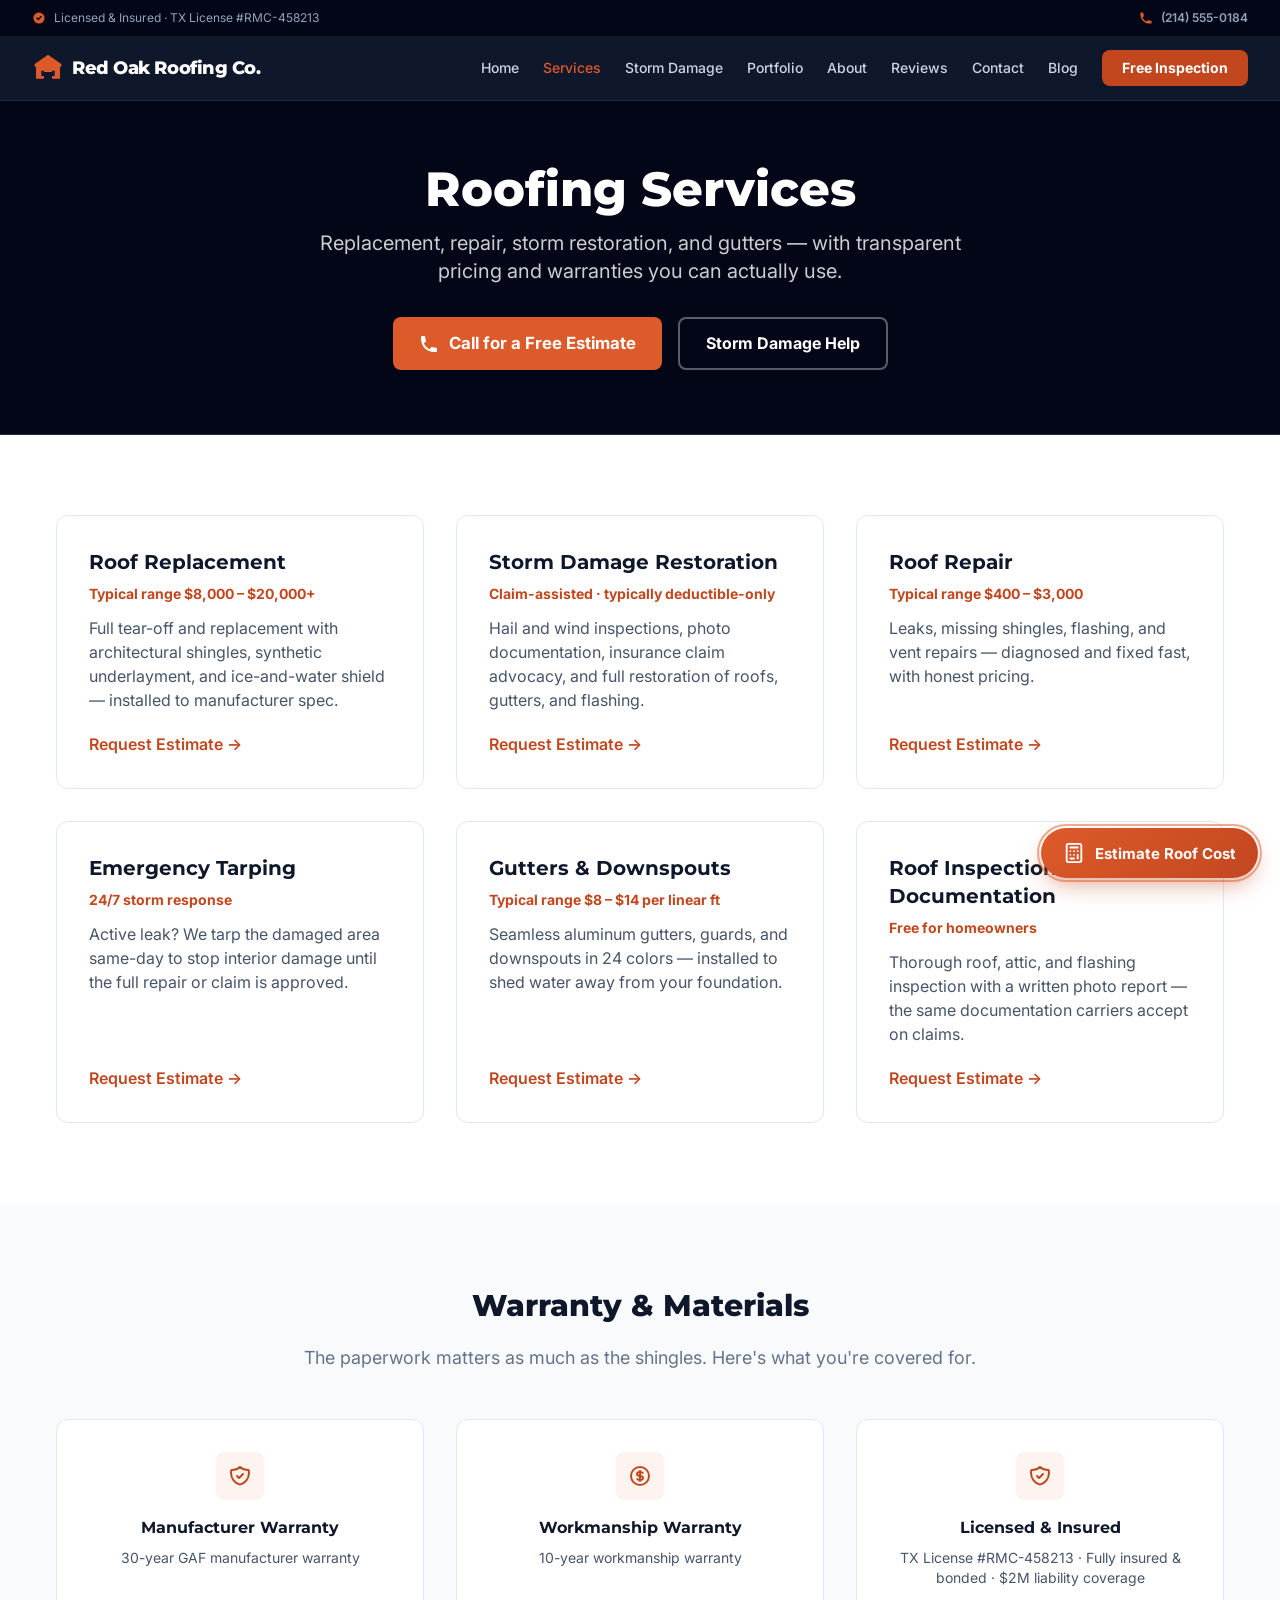
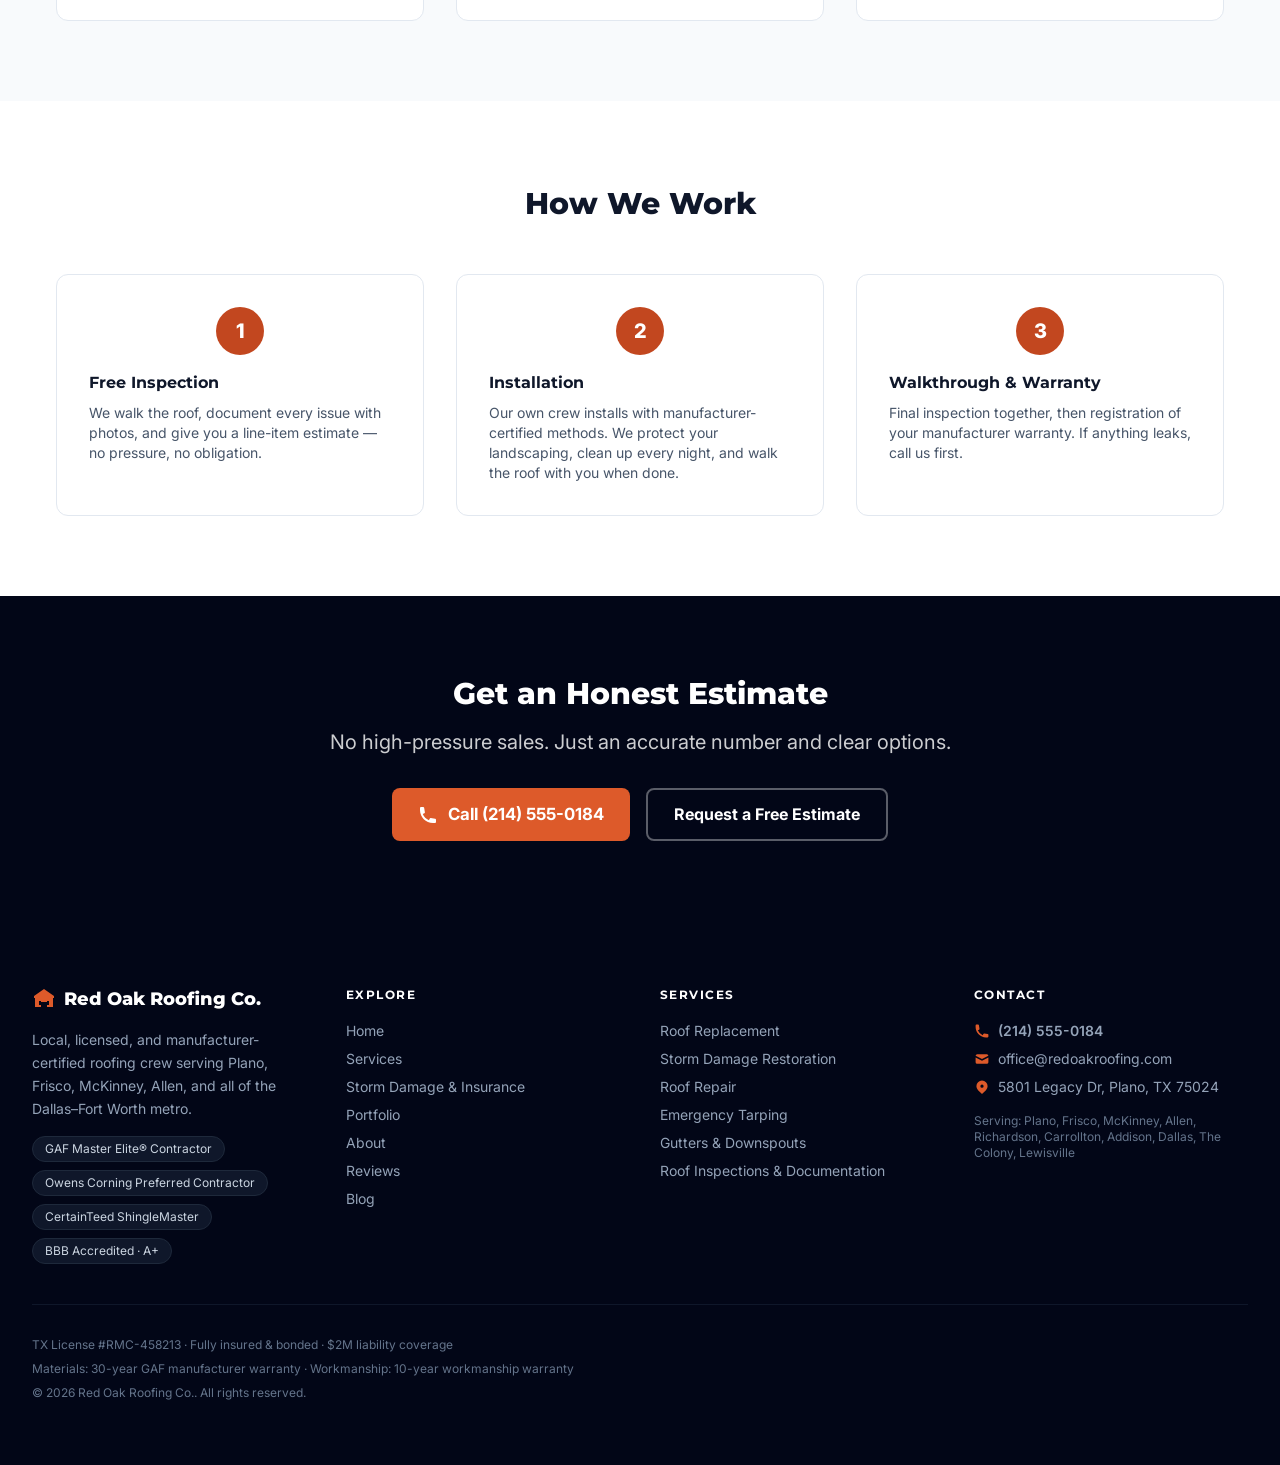
<file: services.html>
<!DOCTYPE html>
<html lang="en">
<head>
  <meta charset="UTF-8">
  <meta name="viewport" content="width=device-width, initial-scale=1.0">
  <title>Services | Red Oak Roofing Co.</title>
  <meta name="description" content="Services offered by Red Oak Roofing Co. in Plano, TX.">
  <meta property="og:title" content="Services | Red Oak Roofing Co.">
  <meta property="og:description" content="Services offered by Red Oak Roofing Co. in Plano, TX.">
  <meta property="og:type" content="website">
  <meta name="twitter:card" content="summary_large_image">
  <link rel="canonical" href="https://red-oak-roofing.pages.dev/services.html">
  <script type="application/ld+json">
  {
    "@context": "https://schema.org",
    "@type": "RoofingContractor",
    "name": "Red Oak Roofing Co.",
    "image": "./images/hero-roofing.jpg",
    "telephone": "(214) 555-0184",
    "email": "office@redoakroofing.com",
    "address": { "@type": "PostalAddress", "addressLocality": "Plano, TX", "streetAddress": "5801 Legacy Dr, Plano, TX 75024" },
    "url": "https://red-oak-roofing.pages.dev",
    "description": "GAF Master Elite® and Owens Corning Preferred contractor serving Collin and Dallas counties. Full replacement, storm damage restoration, emergency tarping, and gutters — backed by a 10-year workmanship warranty.",
    "areaServed": "Plano, TX",
    "aggregateRating": { "@type": "AggregateRating", "ratingValue": "4.9", "reviewCount": "212" },
    "priceRange": "$8,000 - $20,000+"
  }
  </script>
  <link rel="stylesheet" href="style.css">
  <link rel="preconnect" href="https://fonts.googleapis.com">
  <link rel="preconnect" href="https://fonts.gstatic.com" crossorigin>
  <link rel="preload" as="style" href="https://fonts.googleapis.com/css2?family=Inter:wght@400;500;600;700&family=Montserrat:wght@600;700;800;900&display=swap">
  <link rel="stylesheet" href="https://fonts.googleapis.com/css2?family=Inter:wght@400;500;600;700&family=Montserrat:wght@600;700;800;900&display=swap" media="print" onload="this.media='all'">
  <noscript><link rel="stylesheet" href="https://fonts.googleapis.com/css2?family=Inter:wght@400;500;600;700&family=Montserrat:wght@600;700;800;900&display=swap"></noscript>
  
  <style>
  *{margin:0;padding:0;box-sizing:border-box}
  html{scroll-behavior:smooth}
  body{font-family:Inter,system-ui,-apple-system,Segoe UI,Roboto,Helvetica Neue,Arial,sans-serif;color:#334155;background:#fff;-webkit-font-smoothing:antialiased}
  h1,h2,h3,h4{font-family:Montserrat,system-ui,sans-serif}
  .container{max-width:1280px;margin:0 auto;padding:0 24px}
  .section{padding:80px 24px}
  .sec-title{font-size:1.875rem;font-weight:800;text-align:center;margin-bottom:48px;color:#0f172a}
  .sec-subtitle{text-align:center;color:#64748b;font-size:1.125rem;margin-top:-32px;margin-bottom:48px}
  .grid-3{display:grid;grid-template-columns:repeat(auto-fit,minmax(300px,1fr));gap:32px}
  .card{background:#fff;border-radius:12px;padding:32px;border:1px solid #e2e8f0;transition:box-shadow .3s}
  .card:hover{box-shadow:0 12px 30px -8px rgba(15,23,42,.12)}
  .form-input{width:100%;padding:12px 16px;border:1px solid #cbd5e1;border-radius:8px;outline:none;transition:border-color .2s,box-shadow .2s;font-family:inherit;background:#fff}
  .form-input:focus{border-color:#c2471f;box-shadow:0 0 0 3px rgba(221,90,42,.15)}
  .btn{display:inline-block;background:#c2471f;color:#fff;padding:14px 28px;border-radius:8px;text-decoration:none;font-weight:700;border:0;cursor:pointer;transition:background .2s;font-family:inherit;font-size:1rem;text-align:center}
  .btn:hover{background:#a03a1e}
  .btn-outline{display:inline-block;border:2px solid rgba(255,255,255,.35);color:#fff;padding:12px 26px;border-radius:8px;text-decoration:none;font-weight:700;transition:background .2s;font-family:inherit;font-size:1rem;text-align:center}
  .btn-outline:hover{background:rgba(255,255,255,.1)}
  .btn-light{display:inline-block;background:#fff;color:#0f172a;padding:14px 28px;border-radius:8px;text-decoration:none;font-weight:700;transition:background .2s;font-family:inherit;font-size:1rem;text-align:center}
  .btn-light:hover{background:#f1f5f9}
  .btn-tel{display:inline-flex;align-items:center;gap:10px;background:#dd5a2a;color:#fff;padding:14px 26px;border-radius:8px;text-decoration:none;font-weight:700;transition:background .2s;font-family:inherit;font-size:1.05rem}
  .btn-tel:hover{background:#c2471f}
  .pill{display:inline-block;background:rgba(255,255,255,.12);border:1px solid rgba(255,255,255,.22);color:#fff;padding:6px 14px;border-radius:9999px;font-size:.8rem;font-weight:600}
  .active-page{color:#dd5a2a!important}
  .smallcaps{font-size:.75rem;font-weight:700;letter-spacing:.12em;text-transform:uppercase}
  .sticky-call{position:fixed;left:0;right:0;bottom:0;z-index:60;display:none;background:#0f172a;padding:10px 12px;gap:10px;border-top:1px solid #1e293b}
  .sticky-call a{flex:1;text-align:center;padding:13px 8px;border-radius:8px;font-weight:700;text-decoration:none;font-size:.95rem}
  .sticky-call .call{background:#dd5a2a;color:#fff}
  .sticky-call .inspect{background:#fff;color:#0f172a}
  .ba{position:relative;overflow:hidden;border-radius:14px;user-select:none}
  .ba img{display:block;width:100%;height:100%;object-fit:cover}
  .ba-after{position:absolute;top:0;left:0;height:100%;overflow:hidden}
  .ba-after img{max-width:none}
  .ba-range{position:absolute;inset:0;width:100%;height:100%;opacity:0;cursor:ew-resize;margin:0}
  .ba-label{position:absolute;top:10px;padding:4px 10px;border-radius:6px;font-size:.7rem;font-weight:700;letter-spacing:.06em;text-transform:uppercase}
  .ba-label.before{left:10px;background:rgba(15,23,42,.75);color:#fff}
  .ba-label.after{right:10px;background:rgba(221,90,42,.92);color:#fff}
  .r-track{display:flex;transition:transform .5s ease}
  .r-slide{min-width:100%;padding:0 16px}
  @media(min-width:768px){.r-slide{min-width:50%}}
  @media(min-width:1024px){.r-slide{min-width:33.333%}}
  @media(max-width:768px){.grid-3{grid-template-columns:1fr}.section{padding:48px 24px}.sticky-call{display:flex}body{padding-bottom:64px}}
  </style>
</head>
<body>
  <div class="bg-slate-950 text-slate-400 text-xs">
    <div class="max-w-7xl mx-auto px-4 sm:px-6 lg:px-8 h-9 flex items-center justify-between">
      <span class="flex items-center gap-2">
        <svg class="w-3.5 h-3.5 text-roof-500" fill="currentColor" viewBox="0 0 20 20"><path fill-rule="evenodd" d="M10 18a8 8 0 100-16 8 8 0 000 16zm3.707-9.293a1 1 0 00-1.414-1.414L9 10.586 7.707 9.293a1 1 0 00-1.414 1.414l2 2a1 1 0 001.414 0l4-4z" clip-rule="evenodd"/></svg>
        Licensed &amp; Insured · TX License #RMC-458213
      </span>
      <a href="tel:(214) 555-0184" class="flex items-center gap-2 hover:text-white transition font-semibold">
        <svg class="w-3.5 h-3.5 text-roof-500" fill="currentColor" viewBox="0 0 20 20"><path d="M2 3a1 1 0 011-1h2.153a1 1 0 01.986.836l.74 4.435a1 1 0 01-.54 1.06l-1.548.773a11.037 11.037 0 006.105 6.105l.774-1.548a1 1 0 011.059-.54l4.435.74a1 1 0 01.836.986V17a1 1 0 01-1 1h-2C7.82 18 2 12.18 2 5V3z"/></svg>
        (214) 555-0184
      </a>
    </div>
  </div>
  <nav class="bg-slate-900 sticky top-0 z-50 border-b border-slate-800">
    <div class="max-w-7xl mx-auto px-4 sm:px-6 lg:px-8">
      <div class="flex justify-between items-center h-16">
        <a href="/" class="flex items-center gap-2">
          <svg class="w-8 h-8 text-roof-500" fill="currentColor" viewBox="0 0 24 24"><path d="M12 2L2 9v2h1v9h6v-5h6v5h6v-9h1V9l-10-7zM7 18v-4h2v4H7zm8 0v-4h2v4h-2z"/></svg>
          <span class="font-heading text-lg font-extrabold text-white tracking-tight">Red Oak Roofing Co.</span>
        </a>
        <div class="hidden lg:flex items-center gap-6 text-sm">
          <a href="/" class="text-slate-300 hover:text-white transition font-medium ">Home</a>
          <a href="/services" class="text-slate-300 hover:text-white transition font-medium active-page">Services</a>
          <a href="/storm-damage" class="text-slate-300 hover:text-white transition font-medium ">Storm Damage</a>
          <a href="/portfolio" class="text-slate-300 hover:text-white transition font-medium ">Portfolio</a>
          <a href="/about" class="text-slate-300 hover:text-white transition font-medium ">About</a>
          <a href="/reviews" class="text-slate-300 hover:text-white transition font-medium ">Reviews</a>
          <a href="/contact" class="text-slate-300 hover:text-white transition font-medium ">Contact</a>
          <a href="/blog" class="text-slate-300 hover:text-white transition font-medium ">Blog</a>
          <a href="/contact" class="bg-roof-600 text-white px-5 py-2 rounded-lg hover:bg-roof-700 transition font-bold text-sm">Free Inspection</a>
        </div>
        <div class="flex items-center gap-3 lg:hidden">
          <a href="tel:(214) 555-0184" class="bg-roof-600 text-white px-4 py-2 rounded-lg font-bold text-sm">Call</a>
          <button onclick="document.getElementById('mobile-menu').classList.toggle('hidden')" aria-label="Menu">
            <svg class="w-6 h-6 text-white" fill="none" stroke="currentColor" viewBox="0 0 24 24"><path stroke-linecap="round" stroke-linejoin="round" stroke-width="2" d="M4 6h16M4 12h16M4 18h16"/></svg>
          </button>
        </div>
      </div>
    </div>
    <div id="mobile-menu" class="hidden lg:hidden bg-slate-900 border-t border-slate-800">
      <div class="px-4 py-3 space-y-1">
        <a href="/" class="block py-2 text-slate-300 hover:text-white">Home</a>
        <a href="/services" class="block py-2 text-slate-300 hover:text-white">Services</a>
        <a href="/storm-damage" class="block py-2 text-roof-500 font-semibold">Storm Damage &amp; Insurance Claims</a>
        <a href="/portfolio" class="block py-2 text-slate-300 hover:text-white">Portfolio</a>
        <a href="/about" class="block py-2 text-slate-300 hover:text-white">About</a>
        <a href="/reviews" class="block py-2 text-slate-300 hover:text-white">Reviews</a>
        <a href="/contact" class="block py-2 text-slate-300 hover:text-white">Contact</a>
        <a href="/blog" class="block py-2 text-slate-300 hover:text-white">Blog</a>
        <a href="tel:(214) 555-0184" class="block py-2 text-roof-500 font-bold">Call (214) 555-0184</a>
      </div>
    </div>
  </nav>

  <section class="bg-slate-950 text-white py-16 border-b border-slate-800">
    <div class="max-w-7xl mx-auto px-4 sm:px-6 lg:px-8 text-center">
      <h1 class="text-4xl md:text-5xl font-extrabold mb-4">Roofing Services</h1>
      <p class="text-xl opacity-80 max-w-2xl mx-auto mb-8">Replacement, repair, storm restoration, and gutters — with transparent pricing and warranties you can actually use.</p>
      <div class="flex flex-col sm:flex-row gap-4 justify-center">
        <a href="tel:(214) 555-0184" class="btn-tel">
          <svg class="w-5 h-5" fill="currentColor" viewBox="0 0 20 20"><path d="M2 3a1 1 0 011-1h2.153a1 1 0 01.986.836l.74 4.435a1 1 0 01-.54 1.06l-1.548.773a11.037 11.037 0 006.105 6.105l.774-1.548a1 1 0 011.059-.54l4.435.74a1 1 0 01.836.986V17a1 1 0 01-1 1h-2C7.82 18 2 12.18 2 5V3z"/></svg>
          Call for a Free Estimate
        </a>
        <a href="/storm-damage" class="btn-outline">Storm Damage Help</a>
      </div>
    </div>
  </section>

  <section class="section">
    <div class="max-w-7xl mx-auto px-4 sm:px-6 lg:px-8">
      <div class="grid md:grid-cols-2 lg:grid-cols-3 gap-8">
        <div class="card flex flex-col">
          <h3 class="text-xl font-bold text-slate-900 mb-2">Roof Replacement</h3>
          <div class="text-roof-600 font-bold mb-3 text-sm">Typical range $8,000 – $20,000+</div>
          <p class="text-slate-600 mb-5 flex-1">Full tear-off and replacement with architectural shingles, synthetic underlayment, and ice-and-water shield — installed to manufacturer spec.</p>
          <a href="/contact" class="text-roof-600 font-semibold hover:underline">Request Estimate →</a>
        </div>
        <div class="card flex flex-col">
          <h3 class="text-xl font-bold text-slate-900 mb-2">Storm Damage Restoration</h3>
          <div class="text-roof-600 font-bold mb-3 text-sm">Claim-assisted · typically deductible-only</div>
          <p class="text-slate-600 mb-5 flex-1">Hail and wind inspections, photo documentation, insurance claim advocacy, and full restoration of roofs, gutters, and flashing.</p>
          <a href="/contact" class="text-roof-600 font-semibold hover:underline">Request Estimate →</a>
        </div>
        <div class="card flex flex-col">
          <h3 class="text-xl font-bold text-slate-900 mb-2">Roof Repair</h3>
          <div class="text-roof-600 font-bold mb-3 text-sm">Typical range $400 – $3,000</div>
          <p class="text-slate-600 mb-5 flex-1">Leaks, missing shingles, flashing, and vent repairs — diagnosed and fixed fast, with honest pricing.</p>
          <a href="/contact" class="text-roof-600 font-semibold hover:underline">Request Estimate →</a>
        </div>
        <div class="card flex flex-col">
          <h3 class="text-xl font-bold text-slate-900 mb-2">Emergency Tarping</h3>
          <div class="text-roof-600 font-bold mb-3 text-sm">24/7 storm response</div>
          <p class="text-slate-600 mb-5 flex-1">Active leak? We tarp the damaged area same-day to stop interior damage until the full repair or claim is approved.</p>
          <a href="/contact" class="text-roof-600 font-semibold hover:underline">Request Estimate →</a>
        </div>
        <div class="card flex flex-col">
          <h3 class="text-xl font-bold text-slate-900 mb-2">Gutters &amp; Downspouts</h3>
          <div class="text-roof-600 font-bold mb-3 text-sm">Typical range $8 – $14 per linear ft</div>
          <p class="text-slate-600 mb-5 flex-1">Seamless aluminum gutters, guards, and downspouts in 24 colors — installed to shed water away from your foundation.</p>
          <a href="/contact" class="text-roof-600 font-semibold hover:underline">Request Estimate →</a>
        </div>
        <div class="card flex flex-col">
          <h3 class="text-xl font-bold text-slate-900 mb-2">Roof Inspections &amp; Documentation</h3>
          <div class="text-roof-600 font-bold mb-3 text-sm">Free for homeowners</div>
          <p class="text-slate-600 mb-5 flex-1">Thorough roof, attic, and flashing inspection with a written photo report — the same documentation carriers accept on claims.</p>
          <a href="/contact" class="text-roof-600 font-semibold hover:underline">Request Estimate →</a>
        </div>
      </div>
    </div>
  </section>

  <section class="section bg-slate-50">
    <div class="max-w-7xl mx-auto px-4 sm:px-6 lg:px-8">
      <h2 class="sec-title">Warranty &amp; Materials</h2>
      <p class="sec-subtitle">The paperwork matters as much as the shingles. Here's what you're covered for.</p>
      <div class="grid md:grid-cols-3 gap-8">
        <div class="card text-center">
          <div class="w-12 h-12 bg-roof-50 text-roof-600 rounded-lg flex items-center justify-center mx-auto mb-4">
            <svg class="w-6 h-6" fill="none" stroke="currentColor" viewBox="0 0 24 24"><path stroke-linecap="round" stroke-linejoin="round" stroke-width="2" d="M9 12l2 2 4-4m5.618-4.016A11.955 11.955 0 0112 2.944a11.955 11.955 0 01-8.618 3.04A12.02 12.02 0 003 9c0 5.591 3.824 10.29 9 11.622 5.176-1.332 9-6.03 9-11.622 0-1.042-.133-2.052-.382-3.016z"/></svg>
          </div>
          <h3 class="font-bold text-slate-900 mb-2">Manufacturer Warranty</h3>
          <p class="text-slate-600 text-sm">30-year GAF manufacturer warranty</p>
        </div>
        <div class="card text-center">
          <div class="w-12 h-12 bg-roof-50 text-roof-600 rounded-lg flex items-center justify-center mx-auto mb-4">
            <svg class="w-6 h-6" fill="none" stroke="currentColor" viewBox="0 0 24 24"><path stroke-linecap="round" stroke-linejoin="round" stroke-width="2" d="M12 8c-1.657 0-3 .895-3 2s1.343 2 3 2 3 .895 3 2-1.343 2-3 2m0-8c1.11 0 2.08.402 2.599 1M12 8V7m0 1v8m0 0v1m0-1c-1.11 0-2.08-.402-2.599-1M21 12a9 9 0 11-18 0 9 9 0 0118 0z"/></svg>
          </div>
          <h3 class="font-bold text-slate-900 mb-2">Workmanship Warranty</h3>
          <p class="text-slate-600 text-sm">10-year workmanship warranty</p>
        </div>
        <div class="card text-center">
          <div class="w-12 h-12 bg-roof-50 text-roof-600 rounded-lg flex items-center justify-center mx-auto mb-4">
            <svg class="w-6 h-6" fill="none" stroke="currentColor" viewBox="0 0 24 24"><path stroke-linecap="round" stroke-linejoin="round" stroke-width="2" d="M9 12l2 2 4-4m5.618-4.016A11.955 11.955 0 0112 2.944a11.955 11.955 0 01-8.618 3.04A12.02 12.02 0 003 9c0 5.591 3.824 10.29 9 11.622 5.176-1.332 9-6.03 9-11.622 0-1.042-.133-2.052-.382-3.016z"/></svg>
          </div>
          <h3 class="font-bold text-slate-900 mb-2">Licensed &amp; Insured</h3>
          <p class="text-slate-600 text-sm">TX License #RMC-458213 · Fully insured &amp; bonded · $2M liability coverage</p>
        </div>
      </div>
    </div>
  </section>

  <section class="section">
    <div class="max-w-7xl mx-auto px-4 sm:px-6 lg:px-8">
      <h2 class="sec-title">How We Work</h2>
      <div class="grid md:grid-cols-3 gap-8 mt-8">
        <div class="card">
          <div class="w-12 h-12 bg-roof-600 text-white rounded-full flex items-center justify-center mx-auto mb-4 text-xl font-extrabold">1</div>
          <h3 class="font-bold text-slate-900 mb-2">Free Inspection</h3>
          <p class="text-slate-600 text-sm">We walk the roof, document every issue with photos, and give you a line-item estimate — no pressure, no obligation.</p>
        </div>
        <div class="card">
          <div class="w-12 h-12 bg-roof-600 text-white rounded-full flex items-center justify-center mx-auto mb-4 text-xl font-extrabold">2</div>
          <h3 class="font-bold text-slate-900 mb-2">Installation</h3>
          <p class="text-slate-600 text-sm">Our own crew installs with manufacturer-certified methods. We protect your landscaping, clean up every night, and walk the roof with you when done.</p>
        </div>
        <div class="card">
          <div class="w-12 h-12 bg-roof-600 text-white rounded-full flex items-center justify-center mx-auto mb-4 text-xl font-extrabold">3</div>
          <h3 class="font-bold text-slate-900 mb-2">Walkthrough &amp; Warranty</h3>
          <p class="text-slate-600 text-sm">Final inspection together, then registration of your manufacturer warranty. If anything leaks, call us first.</p>
        </div>
      </div>
    </div>
  </section>

  <section class="section bg-slate-950 text-white text-center">
    <div class="max-w-3xl mx-auto px-4">
      <h2 class="text-3xl font-extrabold mb-4">Get an Honest Estimate</h2>
      <p class="text-xl opacity-80 mb-8">No high-pressure sales. Just an accurate number and clear options.</p>
      <div class="flex flex-col sm:flex-row gap-4 justify-center">
        <a href="tel:(214) 555-0184" class="btn-tel">
          <svg class="w-5 h-5" fill="currentColor" viewBox="0 0 20 20"><path d="M2 3a1 1 0 011-1h2.153a1 1 0 01.986.836l.74 4.435a1 1 0 01-.54 1.06l-1.548.773a11.037 11.037 0 006.105 6.105l.774-1.548a1 1 0 011.059-.54l4.435.74a1 1 0 01.836.986V17a1 1 0 01-1 1h-2C7.82 18 2 12.18 2 5V3z"/></svg>
          Call (214) 555-0184
        </a>
        <a href="/contact" class="btn-outline">Request a Free Estimate</a>
      </div>
    </div>
  </section>

  <footer class="bg-slate-950 text-slate-400">
    <div class="max-w-7xl mx-auto px-4 sm:px-6 lg:px-8 py-16">
      <div class="grid grid-cols-1 md:grid-cols-2 lg:grid-cols-4 gap-10">
        <div>
          <div class="flex items-center gap-2 mb-4">
            <svg class="w-6 h-6 text-roof-500" fill="currentColor" viewBox="0 0 24 24"><path d="M12 2L2 9v2h1v9h6v-5h6v5h6v-9h1V9l-10-7zM7 18v-4h2v4H7zm8 0v-4h2v4h-2z"/></svg>
            <span class="font-heading text-lg font-extrabold text-white">Red Oak Roofing Co.</span>
          </div>
          <p class="text-sm leading-relaxed mb-4">Local, licensed, and manufacturer-certified roofing crew serving Plano, Frisco, McKinney, Allen, and all of the Dallas–Fort Worth metro.</p>
          <div class="flex flex-wrap gap-2">
            <span class="text-xs bg-slate-900 border border-slate-800 rounded-full px-3 py-1 text-slate-300">GAF Master Elite® Contractor</span><span class="text-xs bg-slate-900 border border-slate-800 rounded-full px-3 py-1 text-slate-300">Owens Corning Preferred Contractor</span><span class="text-xs bg-slate-900 border border-slate-800 rounded-full px-3 py-1 text-slate-300">CertainTeed ShingleMaster</span><span class="text-xs bg-slate-900 border border-slate-800 rounded-full px-3 py-1 text-slate-300">BBB Accredited · A+</span>
          </div>
        </div>
        <div>
          <h3 class="font-heading text-white font-bold mb-4 text-sm smallcaps">Explore</h3>
          <ul class="space-y-2 text-sm">
            <li><a href="/" class="hover:text-white transition">Home</a></li>
            <li><a href="/services" class="hover:text-white transition">Services</a></li>
            <li><a href="/storm-damage" class="hover:text-white transition">Storm Damage &amp; Insurance</a></li>
            <li><a href="/portfolio" class="hover:text-white transition">Portfolio</a></li>
            <li><a href="/about" class="hover:text-white transition">About</a></li>
            <li><a href="/reviews" class="hover:text-white transition">Reviews</a></li>
            <li><a href="/blog" class="hover:text-white transition">Blog</a></li>
          </ul>
        </div>
        <div>
          <h3 class="font-heading text-white font-bold mb-4 text-sm smallcaps">Services</h3>
          <ul class="space-y-2 text-sm">
            <li>Roof Replacement</li>
            <li>Storm Damage Restoration</li>
            <li>Roof Repair</li>
            <li>Emergency Tarping</li>
            <li>Gutters &amp; Downspouts</li>
            <li>Roof Inspections &amp; Documentation</li>
          </ul>
        </div>
        <div>
          <h3 class="font-heading text-white font-bold mb-4 text-sm smallcaps">Contact</h3>
          <ul class="space-y-2 text-sm">
            <li class="flex items-center gap-2"><svg class="w-4 h-4 text-roof-500" fill="currentColor" viewBox="0 0 20 20"><path d="M2 3a1 1 0 011-1h2.153a1 1 0 01.986.836l.74 4.435a1 1 0 01-.54 1.06l-1.548.773a11.037 11.037 0 006.105 6.105l.774-1.548a1 1 0 011.059-.54l4.435.74a1 1 0 01.836.986V17a1 1 0 01-1 1h-2C7.82 18 2 12.18 2 5V3z"/></svg><a href="tel:(214) 555-0184" class="hover:text-white transition font-semibold">(214) 555-0184</a></li>
            <li class="flex items-center gap-2"><svg class="w-4 h-4 text-roof-500" fill="currentColor" viewBox="0 0 20 20"><path d="M2.003 5.884L10 9.882l7.997-3.998A2 2 0 0016 4H4a2 2 0 00-1.997 1.884z"/><path d="M18 8.118l-8 4-8-4V14a2 2 0 002 2h12a2 2 0 002-2V8.118z"/></svg><a href="mailto:office@redoakroofing.com" class="hover:text-white transition">office@redoakroofing.com</a></li>
            <li class="flex items-start gap-2"><svg class="w-4 h-4 text-roof-500 mt-0.5" fill="currentColor" viewBox="0 0 20 20"><path fill-rule="evenodd" d="M5.05 4.05a7 7 0 119.9 9.9L10 18.9l-4.95-4.95a7 7 0 010-9.9zM10 11a2 2 0 100-4 2 2 0 000 4z" clip-rule="evenodd"/></svg><span>5801 Legacy Dr, Plano, TX 75024</span></li>
          </ul>
          <p class="text-xs mt-4 text-slate-500">Serving: Plano, Frisco, McKinney, Allen, Richardson, Carrollton, Addison, Dallas, The Colony, Lewisville</p>
        </div>
      </div>
      <div class="border-t border-slate-900 mt-10 pt-8 text-xs text-slate-500 space-y-2">
        <p>TX License #RMC-458213 · Fully insured &amp; bonded · $2M liability coverage</p>
        <p>Materials: 30-year GAF manufacturer warranty · Workmanship: 10-year workmanship warranty</p>
        <p>&copy; 2026 Red Oak Roofing Co.. All rights reserved.</p>
      </div>
    </div>
  </footer>
  <div class="sticky-call">
    <a href="tel:(214) 555-0184" class="call">Call Now</a>
    <a href="/contact" class="inspect">Free Inspection</a>
  </div>
  <script>
    document.getElementById('mobile-menu')?.classList.add('hidden');
  </script>

  <style>
  .re-fab{position:fixed;right:22px;bottom:22px;z-index:9990;display:inline-flex;align-items:center;gap:10px;background:linear-gradient(135deg,#dd5a2a,#c2471f);color:#fff;border:none;border-radius:9999px;padding:14px 22px;text-decoration:none;font:700 15px/1 Inter,system-ui,sans-serif;cursor:pointer;box-shadow:0 10px 25px -6px rgba(194,71,31,.55);transition:transform .2s,box-shadow .2s}
  .re-fab:hover{transform:translateY(-2px) scale(1.03);box-shadow:0 16px 32px -8px rgba(194,71,31,.65)}
  .re-fab:focus-visible{outline:3px solid rgba(221,90,42,.4);outline-offset:2px}
  .re-fab .re-fab-ic{display:inline-flex}
  .re-fab .re-fab-ic svg{width:22px;height:22px}
  .re-fab-ring{position:absolute;inset:-4px;border-radius:9999px;border:2px solid rgba(221,90,42,.5);animation:rePulse 2.4s ease-out infinite;pointer-events:none}
  @keyframes rePulse{0%{transform:scale(1);opacity:.7}70%{transform:scale(1.4);opacity:0}100%{transform:scale(1.4);opacity:0}}
  @media(max-width:640px){.re-fab{bottom:82px;right:16px;padding:14px}.re-fab .re-fab-txt{display:none}}
  </style>
  <a href="/estimate" class="re-fab" aria-label="Estimate roof cost">
    <span class="re-fab-ring" aria-hidden="true"></span>
    <span class="re-fab-ic" aria-hidden="true">
      <svg viewBox="0 0 24 24" fill="none" stroke="currentColor" stroke-width="2" stroke-linecap="round" stroke-linejoin="round"><rect x="4" y="2" width="16" height="20" rx="2"/><line x1="8" y1="6" x2="16" y2="6"/><line x1="8" y1="10" x2="8" y2="10.01"/><line x1="12" y1="10" x2="12" y2="10.01"/><line x1="16" y1="10" x2="16" y2="10.01"/><line x1="8" y1="14" x2="8" y2="14.01"/><line x1="12" y1="14" x2="12" y2="14.01"/><line x1="16" y1="14" x2="16" y2="18"/><line x1="8" y1="18" x2="12" y2="18"/></svg>
    </span>
    <span class="re-fab-txt">Estimate Roof Cost</span>
  </a>
</body>
</html>
</file>
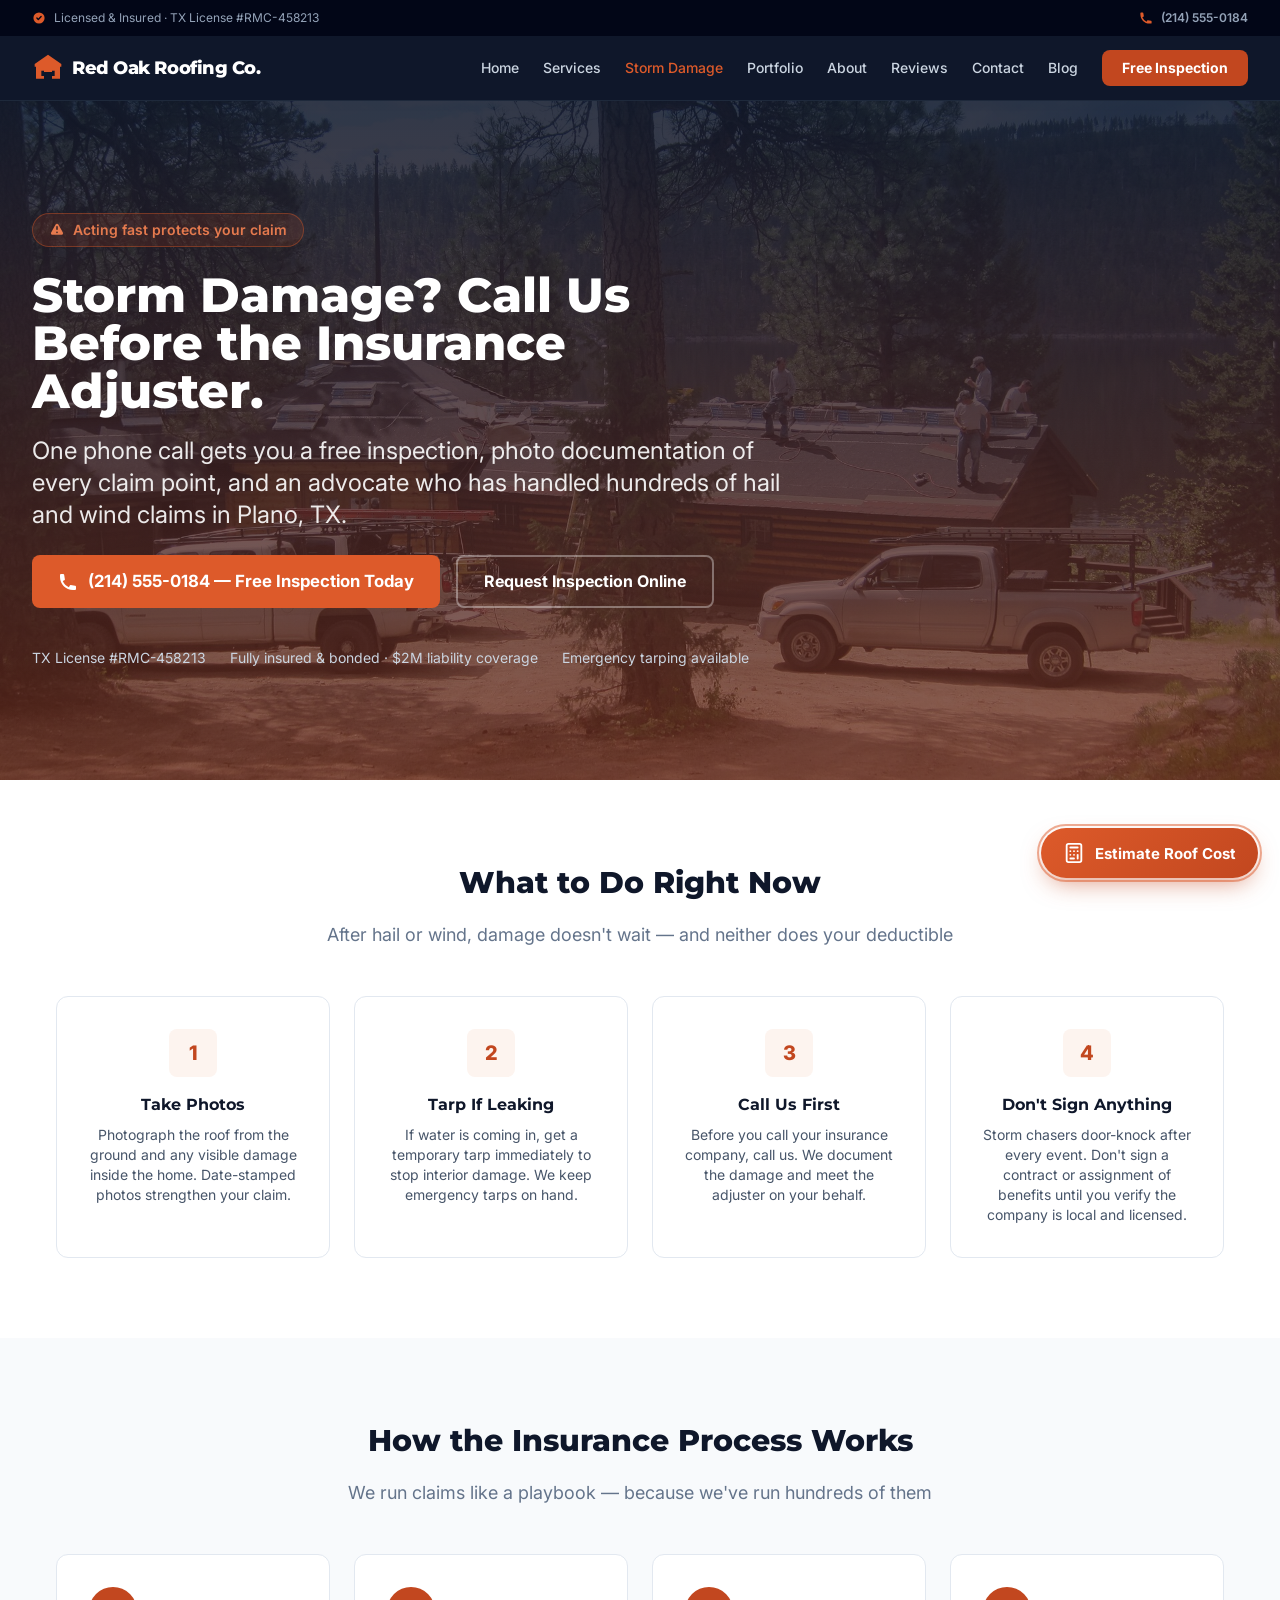
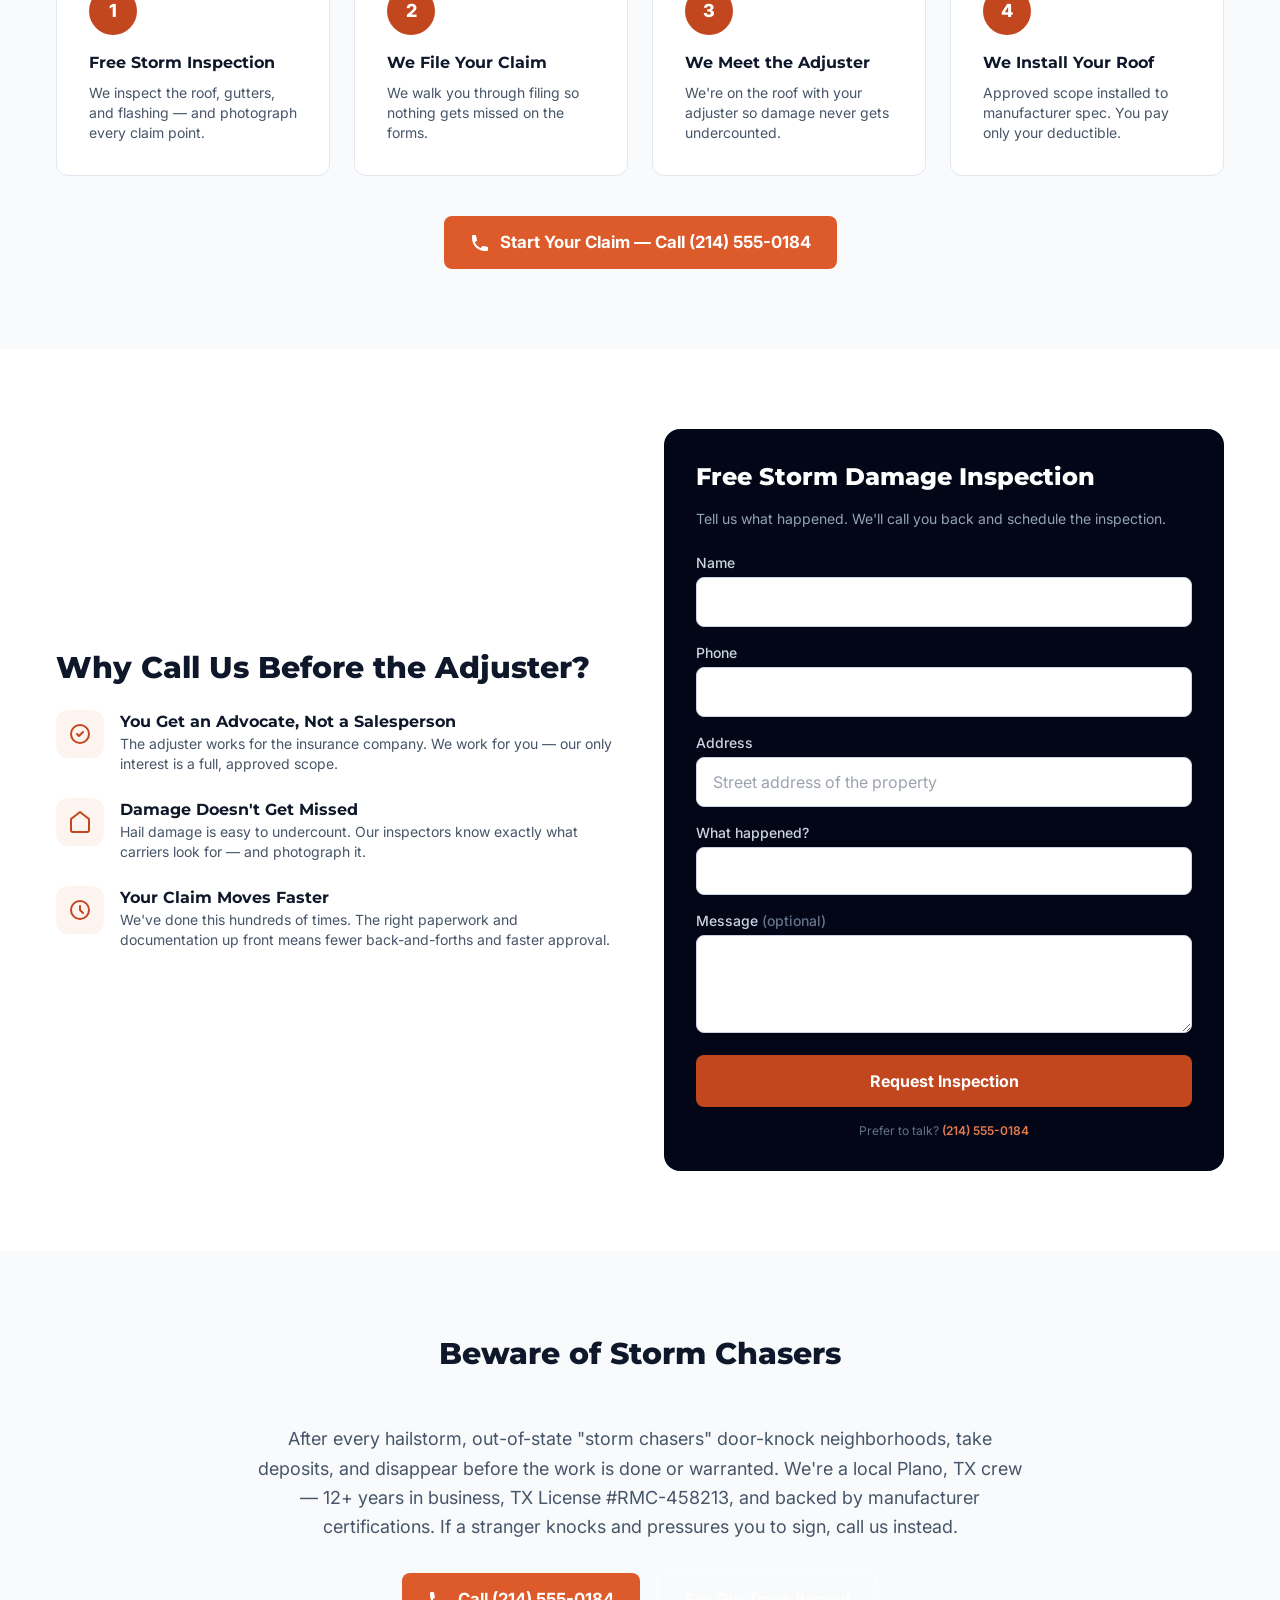
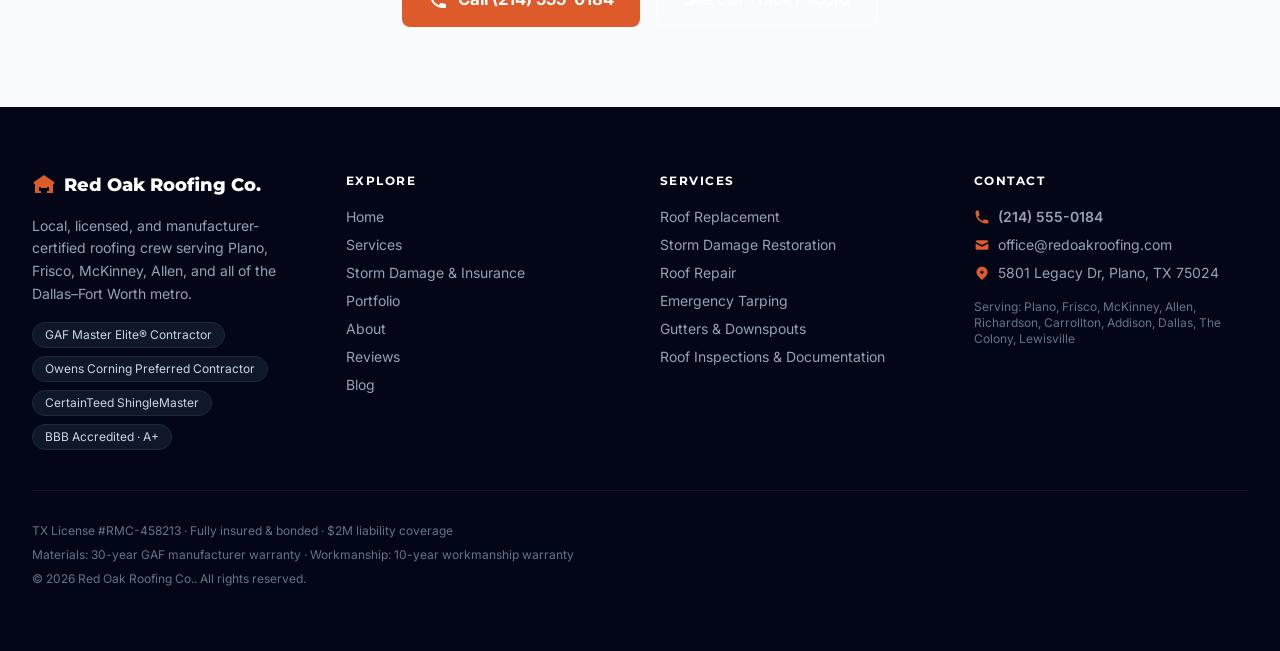
<file: storm-damage.html>
<!DOCTYPE html>
<html lang="en">
<head>
  <meta charset="UTF-8">
  <meta name="viewport" content="width=device-width, initial-scale=1.0">
  <title>Storm Damage &amp; Insurance Claims | Red Oak Roofing Co.</title>
  <meta name="description" content="Storm damage repair and insurance claims help from Red Oak Roofing Co. in Plano, TX. Call (214) 555-0184 — we&#x27;ll inspect your roof for free.">
  <meta property="og:title" content="Storm Damage &amp; Insurance Claims | Red Oak Roofing Co.">
  <meta property="og:description" content="Storm damage repair and insurance claims help from Red Oak Roofing Co. in Plano, TX. Call (214) 555-0184 — we&#x27;ll inspect your roof for free.">
  <meta property="og:type" content="website">
  <meta name="twitter:card" content="summary_large_image">
  <link rel="canonical" href="https://red-oak-roofing.pages.dev/storm-damage.html">
  <script type="application/ld+json">
  {
    "@context": "https://schema.org",
    "@type": "RoofingContractor",
    "name": "Red Oak Roofing Co.",
    "image": "./images/hero-roofing.jpg",
    "telephone": "(214) 555-0184",
    "email": "office@redoakroofing.com",
    "address": { "@type": "PostalAddress", "addressLocality": "Plano, TX", "streetAddress": "5801 Legacy Dr, Plano, TX 75024" },
    "url": "https://red-oak-roofing.pages.dev",
    "description": "GAF Master Elite® and Owens Corning Preferred contractor serving Collin and Dallas counties. Full replacement, storm damage restoration, emergency tarping, and gutters — backed by a 10-year workmanship warranty.",
    "areaServed": "Plano, TX",
    "aggregateRating": { "@type": "AggregateRating", "ratingValue": "4.9", "reviewCount": "212" },
    "priceRange": "$8,000 - $20,000+"
  }
  </script>
  <link rel="stylesheet" href="style.css">
  <link rel="preconnect" href="https://fonts.googleapis.com">
  <link rel="preconnect" href="https://fonts.gstatic.com" crossorigin>
  <link rel="preload" as="style" href="https://fonts.googleapis.com/css2?family=Inter:wght@400;500;600;700&family=Montserrat:wght@600;700;800;900&display=swap">
  <link rel="stylesheet" href="https://fonts.googleapis.com/css2?family=Inter:wght@400;500;600;700&family=Montserrat:wght@600;700;800;900&display=swap" media="print" onload="this.media='all'">
  <noscript><link rel="stylesheet" href="https://fonts.googleapis.com/css2?family=Inter:wght@400;500;600;700&family=Montserrat:wght@600;700;800;900&display=swap"></noscript>
  
  <style>
  *{margin:0;padding:0;box-sizing:border-box}
  html{scroll-behavior:smooth}
  body{font-family:Inter,system-ui,-apple-system,Segoe UI,Roboto,Helvetica Neue,Arial,sans-serif;color:#334155;background:#fff;-webkit-font-smoothing:antialiased}
  h1,h2,h3,h4{font-family:Montserrat,system-ui,sans-serif}
  .container{max-width:1280px;margin:0 auto;padding:0 24px}
  .section{padding:80px 24px}
  .sec-title{font-size:1.875rem;font-weight:800;text-align:center;margin-bottom:48px;color:#0f172a}
  .sec-subtitle{text-align:center;color:#64748b;font-size:1.125rem;margin-top:-32px;margin-bottom:48px}
  .grid-3{display:grid;grid-template-columns:repeat(auto-fit,minmax(300px,1fr));gap:32px}
  .card{background:#fff;border-radius:12px;padding:32px;border:1px solid #e2e8f0;transition:box-shadow .3s}
  .card:hover{box-shadow:0 12px 30px -8px rgba(15,23,42,.12)}
  .form-input{width:100%;padding:12px 16px;border:1px solid #cbd5e1;border-radius:8px;outline:none;transition:border-color .2s,box-shadow .2s;font-family:inherit;background:#fff}
  .form-input:focus{border-color:#c2471f;box-shadow:0 0 0 3px rgba(221,90,42,.15)}
  .btn{display:inline-block;background:#c2471f;color:#fff;padding:14px 28px;border-radius:8px;text-decoration:none;font-weight:700;border:0;cursor:pointer;transition:background .2s;font-family:inherit;font-size:1rem;text-align:center}
  .btn:hover{background:#a03a1e}
  .btn-outline{display:inline-block;border:2px solid rgba(255,255,255,.35);color:#fff;padding:12px 26px;border-radius:8px;text-decoration:none;font-weight:700;transition:background .2s;font-family:inherit;font-size:1rem;text-align:center}
  .btn-outline:hover{background:rgba(255,255,255,.1)}
  .btn-light{display:inline-block;background:#fff;color:#0f172a;padding:14px 28px;border-radius:8px;text-decoration:none;font-weight:700;transition:background .2s;font-family:inherit;font-size:1rem;text-align:center}
  .btn-light:hover{background:#f1f5f9}
  .btn-tel{display:inline-flex;align-items:center;gap:10px;background:#dd5a2a;color:#fff;padding:14px 26px;border-radius:8px;text-decoration:none;font-weight:700;transition:background .2s;font-family:inherit;font-size:1.05rem}
  .btn-tel:hover{background:#c2471f}
  .pill{display:inline-block;background:rgba(255,255,255,.12);border:1px solid rgba(255,255,255,.22);color:#fff;padding:6px 14px;border-radius:9999px;font-size:.8rem;font-weight:600}
  .active-page{color:#dd5a2a!important}
  .smallcaps{font-size:.75rem;font-weight:700;letter-spacing:.12em;text-transform:uppercase}
  .sticky-call{position:fixed;left:0;right:0;bottom:0;z-index:60;display:none;background:#0f172a;padding:10px 12px;gap:10px;border-top:1px solid #1e293b}
  .sticky-call a{flex:1;text-align:center;padding:13px 8px;border-radius:8px;font-weight:700;text-decoration:none;font-size:.95rem}
  .sticky-call .call{background:#dd5a2a;color:#fff}
  .sticky-call .inspect{background:#fff;color:#0f172a}
  .ba{position:relative;overflow:hidden;border-radius:14px;user-select:none}
  .ba img{display:block;width:100%;height:100%;object-fit:cover}
  .ba-after{position:absolute;top:0;left:0;height:100%;overflow:hidden}
  .ba-after img{max-width:none}
  .ba-range{position:absolute;inset:0;width:100%;height:100%;opacity:0;cursor:ew-resize;margin:0}
  .ba-label{position:absolute;top:10px;padding:4px 10px;border-radius:6px;font-size:.7rem;font-weight:700;letter-spacing:.06em;text-transform:uppercase}
  .ba-label.before{left:10px;background:rgba(15,23,42,.75);color:#fff}
  .ba-label.after{right:10px;background:rgba(221,90,42,.92);color:#fff}
  .r-track{display:flex;transition:transform .5s ease}
  .r-slide{min-width:100%;padding:0 16px}
  @media(min-width:768px){.r-slide{min-width:50%}}
  @media(min-width:1024px){.r-slide{min-width:33.333%}}
  @media(max-width:768px){.grid-3{grid-template-columns:1fr}.section{padding:48px 24px}.sticky-call{display:flex}body{padding-bottom:64px}}
  </style>
</head>
<body>
  <div class="bg-slate-950 text-slate-400 text-xs">
    <div class="max-w-7xl mx-auto px-4 sm:px-6 lg:px-8 h-9 flex items-center justify-between">
      <span class="flex items-center gap-2">
        <svg class="w-3.5 h-3.5 text-roof-500" fill="currentColor" viewBox="0 0 20 20"><path fill-rule="evenodd" d="M10 18a8 8 0 100-16 8 8 0 000 16zm3.707-9.293a1 1 0 00-1.414-1.414L9 10.586 7.707 9.293a1 1 0 00-1.414 1.414l2 2a1 1 0 001.414 0l4-4z" clip-rule="evenodd"/></svg>
        Licensed &amp; Insured · TX License #RMC-458213
      </span>
      <a href="tel:(214) 555-0184" class="flex items-center gap-2 hover:text-white transition font-semibold">
        <svg class="w-3.5 h-3.5 text-roof-500" fill="currentColor" viewBox="0 0 20 20"><path d="M2 3a1 1 0 011-1h2.153a1 1 0 01.986.836l.74 4.435a1 1 0 01-.54 1.06l-1.548.773a11.037 11.037 0 006.105 6.105l.774-1.548a1 1 0 011.059-.54l4.435.74a1 1 0 01.836.986V17a1 1 0 01-1 1h-2C7.82 18 2 12.18 2 5V3z"/></svg>
        (214) 555-0184
      </a>
    </div>
  </div>
  <nav class="bg-slate-900 sticky top-0 z-50 border-b border-slate-800">
    <div class="max-w-7xl mx-auto px-4 sm:px-6 lg:px-8">
      <div class="flex justify-between items-center h-16">
        <a href="/" class="flex items-center gap-2">
          <svg class="w-8 h-8 text-roof-500" fill="currentColor" viewBox="0 0 24 24"><path d="M12 2L2 9v2h1v9h6v-5h6v5h6v-9h1V9l-10-7zM7 18v-4h2v4H7zm8 0v-4h2v4h-2z"/></svg>
          <span class="font-heading text-lg font-extrabold text-white tracking-tight">Red Oak Roofing Co.</span>
        </a>
        <div class="hidden lg:flex items-center gap-6 text-sm">
          <a href="/" class="text-slate-300 hover:text-white transition font-medium ">Home</a>
          <a href="/services" class="text-slate-300 hover:text-white transition font-medium ">Services</a>
          <a href="/storm-damage" class="text-slate-300 hover:text-white transition font-medium active-page">Storm Damage</a>
          <a href="/portfolio" class="text-slate-300 hover:text-white transition font-medium ">Portfolio</a>
          <a href="/about" class="text-slate-300 hover:text-white transition font-medium ">About</a>
          <a href="/reviews" class="text-slate-300 hover:text-white transition font-medium ">Reviews</a>
          <a href="/contact" class="text-slate-300 hover:text-white transition font-medium ">Contact</a>
          <a href="/blog" class="text-slate-300 hover:text-white transition font-medium ">Blog</a>
          <a href="/contact" class="bg-roof-600 text-white px-5 py-2 rounded-lg hover:bg-roof-700 transition font-bold text-sm">Free Inspection</a>
        </div>
        <div class="flex items-center gap-3 lg:hidden">
          <a href="tel:(214) 555-0184" class="bg-roof-600 text-white px-4 py-2 rounded-lg font-bold text-sm">Call</a>
          <button onclick="document.getElementById('mobile-menu').classList.toggle('hidden')" aria-label="Menu">
            <svg class="w-6 h-6 text-white" fill="none" stroke="currentColor" viewBox="0 0 24 24"><path stroke-linecap="round" stroke-linejoin="round" stroke-width="2" d="M4 6h16M4 12h16M4 18h16"/></svg>
          </button>
        </div>
      </div>
    </div>
    <div id="mobile-menu" class="hidden lg:hidden bg-slate-900 border-t border-slate-800">
      <div class="px-4 py-3 space-y-1">
        <a href="/" class="block py-2 text-slate-300 hover:text-white">Home</a>
        <a href="/services" class="block py-2 text-slate-300 hover:text-white">Services</a>
        <a href="/storm-damage" class="block py-2 text-roof-500 font-semibold">Storm Damage &amp; Insurance Claims</a>
        <a href="/portfolio" class="block py-2 text-slate-300 hover:text-white">Portfolio</a>
        <a href="/about" class="block py-2 text-slate-300 hover:text-white">About</a>
        <a href="/reviews" class="block py-2 text-slate-300 hover:text-white">Reviews</a>
        <a href="/contact" class="block py-2 text-slate-300 hover:text-white">Contact</a>
        <a href="/blog" class="block py-2 text-slate-300 hover:text-white">Blog</a>
        <a href="tel:(214) 555-0184" class="block py-2 text-roof-500 font-bold">Call (214) 555-0184</a>
      </div>
    </div>
  </nav>

  <section class="bg-slate-950 text-white relative" style="background:linear-gradient(rgba(15,23,42,.86),rgba(108,42,26,.72)),url('./images/hero-roofing.jpg') center/cover;">
    <div class="max-w-7xl mx-auto px-4 sm:px-6 lg:px-8 py-20 md:py-28">
      <div class="max-w-3xl">
        <div class="inline-flex items-center gap-2 bg-roof-600/15 border border-roof-500/40 rounded-full px-4 py-1.5 text-sm font-semibold text-roof-400 mb-6">
          <svg class="w-4 h-4" fill="currentColor" viewBox="0 0 20 20"><path fill-rule="evenodd" d="M8.257 3.099c.765-1.36 2.722-1.36 3.486 0l5.58 9.92c.75 1.334-.213 2.98-1.742 2.98H4.42c-1.53 0-2.493-1.646-1.743-2.98l5.58-9.92zM11 13a1 1 0 11-2 0 1 1 0 012 0zm-1-8a1 1 0 00-1 1v3a1 1 0 002 0V6a1 1 0 00-1-1z" clip-rule="evenodd"/></svg>
          Acting fast protects your claim
        </div>
        <h1 class="text-4xl md:text-5xl font-extrabold leading-tight mb-5">Storm Damage? Call Us Before the Insurance Adjuster.</h1>
        <p class="text-xl md:text-2xl opacity-90 mb-6">One phone call gets you a free inspection, photo documentation of every claim point, and an advocate who has handled hundreds of hail and wind claims in Plano, TX.</p>
        <div class="flex flex-col sm:flex-row gap-4">
          <a href="tel:(214) 555-0184" class="btn-tel">
            <svg class="w-5 h-5" fill="currentColor" viewBox="0 0 20 20"><path d="M2 3a1 1 0 011-1h2.153a1 1 0 01.986.836l.74 4.435a1 1 0 01-.54 1.06l-1.548.773a11.037 11.037 0 006.105 6.105l.774-1.548a1 1 0 011.059-.54l4.435.74a1 1 0 01.836.986V17a1 1 0 01-1 1h-2C7.82 18 2 12.18 2 5V3z"/></svg>
          (214) 555-0184 — Free Inspection Today
        </a>
        <a href="/contact" class="btn-outline">Request Inspection Online</a>
      </div>
      <div class="flex flex-wrap gap-x-6 gap-y-2 mt-10 text-sm text-slate-300">
        <span>TX License #RMC-458213</span>
        <span>Fully insured &amp; bonded · $2M liability coverage</span>
        <span>Emergency tarping available</span>
      </div>
    </div>
  </section>

  <section class="section">
    <div class="max-w-7xl mx-auto px-4 sm:px-6 lg:px-8">
      <h2 class="sec-title">What to Do Right Now</h2>
      <p class="sec-subtitle">After hail or wind, damage doesn't wait — and neither does your deductible</p>
      <div class="grid md:grid-cols-4 gap-6">
        <div class="card">
          <div class="w-12 h-12 bg-roof-50 text-roof-600 rounded-lg flex items-center justify-center mx-auto mb-4 text-xl font-extrabold">1</div>
          <h3 class="font-bold text-slate-900 mb-2 text-center">Take Photos</h3>
          <p class="text-slate-600 text-sm text-center">Photograph the roof from the ground and any visible damage inside the home. Date-stamped photos strengthen your claim.</p>
        </div>
        <div class="card">
          <div class="w-12 h-12 bg-roof-50 text-roof-600 rounded-lg flex items-center justify-center mx-auto mb-4 text-xl font-extrabold">2</div>
          <h3 class="font-bold text-slate-900 mb-2 text-center">Tarp If Leaking</h3>
          <p class="text-slate-600 text-sm text-center">If water is coming in, get a temporary tarp immediately to stop interior damage. We keep emergency tarps on hand.</p>
        </div>
        <div class="card">
          <div class="w-12 h-12 bg-roof-50 text-roof-600 rounded-lg flex items-center justify-center mx-auto mb-4 text-xl font-extrabold">3</div>
          <h3 class="font-bold text-slate-900 mb-2 text-center">Call Us First</h3>
          <p class="text-slate-600 text-sm text-center">Before you call your insurance company, call us. We document the damage and meet the adjuster on your behalf.</p>
        </div>
        <div class="card">
          <div class="w-12 h-12 bg-roof-50 text-roof-600 rounded-lg flex items-center justify-center mx-auto mb-4 text-xl font-extrabold">4</div>
          <h3 class="font-bold text-slate-900 mb-2 text-center">Don't Sign Anything</h3>
          <p class="text-slate-600 text-sm text-center">Storm chasers door-knock after every event. Don't sign a contract or assignment of benefits until you verify the company is local and licensed.</p>
        </div>
      </div>
    </div>
  </section>

  <section class="section bg-slate-50">
    <div class="max-w-7xl mx-auto px-4 sm:px-6 lg:px-8">
      <h2 class="sec-title">How the Insurance Process Works</h2>
      <p class="sec-subtitle">We run claims like a playbook — because we've run hundreds of them</p>
      <div class="grid md:grid-cols-4 gap-6 mt-8">
        <div class="relative">
          <div class="card h-full">
            <div class="w-12 h-12 bg-roof-600 text-white rounded-full flex items-center justify-center mb-4 text-lg font-extrabold">1</div>
            <h3 class="font-bold text-slate-900 mb-2">Free Storm Inspection</h3>
            <p class="text-slate-600 text-sm">We inspect the roof, gutters, and flashing — and photograph every claim point.</p>
          </div>
        </div>
        <div class="relative">
          <div class="card h-full">
            <div class="w-12 h-12 bg-roof-600 text-white rounded-full flex items-center justify-center mb-4 text-lg font-extrabold">2</div>
            <h3 class="font-bold text-slate-900 mb-2">We File Your Claim</h3>
            <p class="text-slate-600 text-sm">We walk you through filing so nothing gets missed on the forms.</p>
          </div>
        </div>
        <div class="relative">
          <div class="card h-full">
            <div class="w-12 h-12 bg-roof-600 text-white rounded-full flex items-center justify-center mb-4 text-lg font-extrabold">3</div>
            <h3 class="font-bold text-slate-900 mb-2">We Meet the Adjuster</h3>
            <p class="text-slate-600 text-sm">We&#x27;re on the roof with your adjuster so damage never gets undercounted.</p>
          </div>
        </div>
        <div class="relative">
          <div class="card h-full">
            <div class="w-12 h-12 bg-roof-600 text-white rounded-full flex items-center justify-center mb-4 text-lg font-extrabold">4</div>
            <h3 class="font-bold text-slate-900 mb-2">We Install Your Roof</h3>
            <p class="text-slate-600 text-sm">Approved scope installed to manufacturer spec. You pay only your deductible.</p>
          </div>
        </div>
      </div>
      <div class="text-center mt-10">
        <a href="tel:(214) 555-0184" class="btn-tel">
          <svg class="w-5 h-5" fill="currentColor" viewBox="0 0 20 20"><path d="M2 3a1 1 0 011-1h2.153a1 1 0 01.986.836l.74 4.435a1 1 0 01-.54 1.06l-1.548.773a11.037 11.037 0 006.105 6.105l.774-1.548a1 1 0 011.059-.54l4.435.74a1 1 0 01.836.986V17a1 1 0 01-1 1h-2C7.82 18 2 12.18 2 5V3z"/></svg>
          Start Your Claim — Call (214) 555-0184
        </a>
      </div>
    </div>
  </section>

  <section class="section">
    <div class="max-w-7xl mx-auto px-4 sm:px-6 lg:px-8">
      <div class="grid md:grid-cols-2 gap-12 items-center">
        <div>
          <h2 class="text-3xl font-extrabold text-slate-900 mb-6">Why Call Us Before the Adjuster?</h2>
          <div class="space-y-6">
            <div class="flex gap-4">
              <div class="w-12 h-12 bg-roof-50 text-roof-600 rounded-xl flex items-center justify-center flex-shrink-0">
                <svg class="w-6 h-6" fill="none" stroke="currentColor" viewBox="0 0 24 24"><path stroke-linecap="round" stroke-linejoin="round" stroke-width="2" d="M9 12l2 2 4-4m6 2a9 9 0 11-18 0 9 9 0 0118 0z"/></svg>
              </div>
              <div><h3 class="font-bold text-slate-900">You Get an Advocate, Not a Salesperson</h3><p class="text-slate-600 text-sm">The adjuster works for the insurance company. We work for you — our only interest is a full, approved scope.</p></div>
            </div>
            <div class="flex gap-4">
              <div class="w-12 h-12 bg-roof-50 text-roof-600 rounded-xl flex items-center justify-center flex-shrink-0">
                <svg class="w-6 h-6" fill="none" stroke="currentColor" viewBox="0 0 24 24"><path stroke-linecap="round" stroke-linejoin="round" stroke-width="2" d="M3 9l9-7 9 7v11a2 2 0 01-2 2H5a2 2 0 01-2-2z"/></svg>
              </div>
              <div><h3 class="font-bold text-slate-900">Damage Doesn't Get Missed</h3><p class="text-slate-600 text-sm">Hail damage is easy to undercount. Our inspectors know exactly what carriers look for — and photograph it.</p></div>
            </div>
            <div class="flex gap-4">
              <div class="w-12 h-12 bg-roof-50 text-roof-600 rounded-xl flex items-center justify-center flex-shrink-0">
                <svg class="w-6 h-6" fill="none" stroke="currentColor" viewBox="0 0 24 24"><path stroke-linecap="round" stroke-linejoin="round" stroke-width="2" d="M12 8v4l3 3m6-3a9 9 0 11-18 0 9 9 0 0118 0z"/></svg>
              </div>
              <div><h3 class="font-bold text-slate-900">Your Claim Moves Faster</h3><p class="text-slate-600 text-sm">We've done this hundreds of times. The right paperwork and documentation up front means fewer back-and-forths and faster approval.</p></div>
            </div>
          </div>
        </div>
        <div class="bg-slate-950 text-white rounded-2xl p-8">
          <h3 class="text-2xl font-extrabold mb-4">Free Storm Damage Inspection</h3>
          <p class="text-slate-400 text-sm mb-6">Tell us what happened. We'll call you back and schedule the inspection.</p>
          <iframe name="hidden-frame" id="hidden-frame" style="display:none"></iframe>
          <form id="storm-form" name="StormDamage" method="POST"  target="hidden-frame" class="space-y-4">
            <div>
              <label class="block text-sm font-medium text-slate-300 mb-1">Name</label>
              <input type="text" name="name" required class="form-input">
            </div>
            <div>
              <label class="block text-sm font-medium text-slate-300 mb-1">Phone</label>
              <input type="tel" name="phone" required class="form-input">
            </div>
            <div>
              <label class="block text-sm font-medium text-slate-300 mb-1">Address</label>
              <input type="text" name="address" required class="form-input" placeholder="Street address of the property">
            </div>
            <div>
              <label class="block text-sm font-medium text-slate-300 mb-1">What happened?</label>
              <select name="issue" required class="form-input">
                <option value="">Select one...</option>
                <option value="Storm Damage">Storm / hail / wind damage</option>
                <option value="Leak">Active leak</option>
                <option value="Full Replacement">Need full replacement</option>
                <option value="Repair">Repair</option>
                <option value="Gutters">Gutters</option>
                <option value="Other">Other</option>
              </select>
            </div>
            <div>
              <label class="block text-sm font-medium text-slate-300 mb-1">Message <span class="text-slate-500">(optional)</span></label>
              <textarea name="message" rows="3" class="form-input"></textarea>
            </div>
            <button type="submit" class="btn w-full">Request Inspection</button>
            <p class="text-center text-xs text-slate-500">Prefer to talk? <a href="tel:(214) 555-0184" class="text-roof-400 font-semibold hover:underline">(214) 555-0184</a></p>
          </form>
        </div>
      </div>
    </div>
  </section>

  <section class="section bg-slate-50">
    <div class="max-w-7xl mx-auto px-4 sm:px-6 lg:px-8 text-center">
      <h2 class="sec-title">Beware of Storm Chasers</h2>
      <p class="max-w-3xl mx-auto text-lg text-slate-600 leading-relaxed mb-8">After every hailstorm, out-of-state "storm chasers" door-knock neighborhoods, take deposits, and disappear before the work is done or warranted. We're a local Plano, TX crew — 12+ years in business, TX License #RMC-458213, and backed by manufacturer certifications. If a stranger knocks and pressures you to sign, call us instead.</p>
      <div class="flex flex-col sm:flex-row gap-4 justify-center">
        <a href="tel:(214) 555-0184" class="btn-tel">
          <svg class="w-5 h-5" fill="currentColor" viewBox="0 0 20 20"><path d="M2 3a1 1 0 011-1h2.153a1 1 0 01.986.836l.74 4.435a1 1 0 01-.54 1.06l-1.548.773a11.037 11.037 0 006.105 6.105l.774-1.548a1 1 0 011.059-.54l4.435.74a1 1 0 01.836.986V17a1 1 0 01-1 1h-2C7.82 18 2 12.18 2 5V3z"/></svg>
          Call (214) 555-0184
        </a>
        <a href="/reviews" class="btn-outline">See Our Track Record</a>
      </div>
    </div>
  </section>

  <footer class="bg-slate-950 text-slate-400">
    <div class="max-w-7xl mx-auto px-4 sm:px-6 lg:px-8 py-16">
      <div class="grid grid-cols-1 md:grid-cols-2 lg:grid-cols-4 gap-10">
        <div>
          <div class="flex items-center gap-2 mb-4">
            <svg class="w-6 h-6 text-roof-500" fill="currentColor" viewBox="0 0 24 24"><path d="M12 2L2 9v2h1v9h6v-5h6v5h6v-9h1V9l-10-7zM7 18v-4h2v4H7zm8 0v-4h2v4h-2z"/></svg>
            <span class="font-heading text-lg font-extrabold text-white">Red Oak Roofing Co.</span>
          </div>
          <p class="text-sm leading-relaxed mb-4">Local, licensed, and manufacturer-certified roofing crew serving Plano, Frisco, McKinney, Allen, and all of the Dallas–Fort Worth metro.</p>
          <div class="flex flex-wrap gap-2">
            <span class="text-xs bg-slate-900 border border-slate-800 rounded-full px-3 py-1 text-slate-300">GAF Master Elite® Contractor</span><span class="text-xs bg-slate-900 border border-slate-800 rounded-full px-3 py-1 text-slate-300">Owens Corning Preferred Contractor</span><span class="text-xs bg-slate-900 border border-slate-800 rounded-full px-3 py-1 text-slate-300">CertainTeed ShingleMaster</span><span class="text-xs bg-slate-900 border border-slate-800 rounded-full px-3 py-1 text-slate-300">BBB Accredited · A+</span>
          </div>
        </div>
        <div>
          <h3 class="font-heading text-white font-bold mb-4 text-sm smallcaps">Explore</h3>
          <ul class="space-y-2 text-sm">
            <li><a href="/" class="hover:text-white transition">Home</a></li>
            <li><a href="/services" class="hover:text-white transition">Services</a></li>
            <li><a href="/storm-damage" class="hover:text-white transition">Storm Damage &amp; Insurance</a></li>
            <li><a href="/portfolio" class="hover:text-white transition">Portfolio</a></li>
            <li><a href="/about" class="hover:text-white transition">About</a></li>
            <li><a href="/reviews" class="hover:text-white transition">Reviews</a></li>
            <li><a href="/blog" class="hover:text-white transition">Blog</a></li>
          </ul>
        </div>
        <div>
          <h3 class="font-heading text-white font-bold mb-4 text-sm smallcaps">Services</h3>
          <ul class="space-y-2 text-sm">
            <li>Roof Replacement</li>
            <li>Storm Damage Restoration</li>
            <li>Roof Repair</li>
            <li>Emergency Tarping</li>
            <li>Gutters &amp; Downspouts</li>
            <li>Roof Inspections &amp; Documentation</li>
          </ul>
        </div>
        <div>
          <h3 class="font-heading text-white font-bold mb-4 text-sm smallcaps">Contact</h3>
          <ul class="space-y-2 text-sm">
            <li class="flex items-center gap-2"><svg class="w-4 h-4 text-roof-500" fill="currentColor" viewBox="0 0 20 20"><path d="M2 3a1 1 0 011-1h2.153a1 1 0 01.986.836l.74 4.435a1 1 0 01-.54 1.06l-1.548.773a11.037 11.037 0 006.105 6.105l.774-1.548a1 1 0 011.059-.54l4.435.74a1 1 0 01.836.986V17a1 1 0 01-1 1h-2C7.82 18 2 12.18 2 5V3z"/></svg><a href="tel:(214) 555-0184" class="hover:text-white transition font-semibold">(214) 555-0184</a></li>
            <li class="flex items-center gap-2"><svg class="w-4 h-4 text-roof-500" fill="currentColor" viewBox="0 0 20 20"><path d="M2.003 5.884L10 9.882l7.997-3.998A2 2 0 0016 4H4a2 2 0 00-1.997 1.884z"/><path d="M18 8.118l-8 4-8-4V14a2 2 0 002 2h12a2 2 0 002-2V8.118z"/></svg><a href="mailto:office@redoakroofing.com" class="hover:text-white transition">office@redoakroofing.com</a></li>
            <li class="flex items-start gap-2"><svg class="w-4 h-4 text-roof-500 mt-0.5" fill="currentColor" viewBox="0 0 20 20"><path fill-rule="evenodd" d="M5.05 4.05a7 7 0 119.9 9.9L10 18.9l-4.95-4.95a7 7 0 010-9.9zM10 11a2 2 0 100-4 2 2 0 000 4z" clip-rule="evenodd"/></svg><span>5801 Legacy Dr, Plano, TX 75024</span></li>
          </ul>
          <p class="text-xs mt-4 text-slate-500">Serving: Plano, Frisco, McKinney, Allen, Richardson, Carrollton, Addison, Dallas, The Colony, Lewisville</p>
        </div>
      </div>
      <div class="border-t border-slate-900 mt-10 pt-8 text-xs text-slate-500 space-y-2">
        <p>TX License #RMC-458213 · Fully insured &amp; bonded · $2M liability coverage</p>
        <p>Materials: 30-year GAF manufacturer warranty · Workmanship: 10-year workmanship warranty</p>
        <p>&copy; 2026 Red Oak Roofing Co.. All rights reserved.</p>
      </div>
    </div>
  </footer>
  <div class="sticky-call">
    <a href="tel:(214) 555-0184" class="call">Call Now</a>
    <a href="/contact" class="inspect">Free Inspection</a>
  </div>
  <script>
    document.getElementById('mobile-menu')?.classList.add('hidden');

    const form = document.getElementById('storm-form');
    const hiddenFrame = document.getElementById('hidden-frame');
    form?.addEventListener('submit', () => {
      const btn = form.querySelector('button[type="submit"]');
      if (btn) { btn.dataset.original = btn.textContent; btn.disabled = true; btn.textContent = 'Sending...'; }
    });
    hiddenFrame?.addEventListener('load', () => {
      form?.reset();
      const btn = form && form.querySelector('button[type="submit"]');
      if (btn) { btn.disabled = false; btn.textContent = btn.dataset.original || 'Request Inspection'; }
      alert('Thanks! Your inspection request was sent. We\'ll call you right away.');
    });
  </script>

  <style>
  .re-fab{position:fixed;right:22px;bottom:22px;z-index:9990;display:inline-flex;align-items:center;gap:10px;background:linear-gradient(135deg,#dd5a2a,#c2471f);color:#fff;border:none;border-radius:9999px;padding:14px 22px;text-decoration:none;font:700 15px/1 Inter,system-ui,sans-serif;cursor:pointer;box-shadow:0 10px 25px -6px rgba(194,71,31,.55);transition:transform .2s,box-shadow .2s}
  .re-fab:hover{transform:translateY(-2px) scale(1.03);box-shadow:0 16px 32px -8px rgba(194,71,31,.65)}
  .re-fab:focus-visible{outline:3px solid rgba(221,90,42,.4);outline-offset:2px}
  .re-fab .re-fab-ic{display:inline-flex}
  .re-fab .re-fab-ic svg{width:22px;height:22px}
  .re-fab-ring{position:absolute;inset:-4px;border-radius:9999px;border:2px solid rgba(221,90,42,.5);animation:rePulse 2.4s ease-out infinite;pointer-events:none}
  @keyframes rePulse{0%{transform:scale(1);opacity:.7}70%{transform:scale(1.4);opacity:0}100%{transform:scale(1.4);opacity:0}}
  @media(max-width:640px){.re-fab{bottom:82px;right:16px;padding:14px}.re-fab .re-fab-txt{display:none}}
  </style>
  <a href="/estimate" class="re-fab" aria-label="Estimate roof cost">
    <span class="re-fab-ring" aria-hidden="true"></span>
    <span class="re-fab-ic" aria-hidden="true">
      <svg viewBox="0 0 24 24" fill="none" stroke="currentColor" stroke-width="2" stroke-linecap="round" stroke-linejoin="round"><rect x="4" y="2" width="16" height="20" rx="2"/><line x1="8" y1="6" x2="16" y2="6"/><line x1="8" y1="10" x2="8" y2="10.01"/><line x1="12" y1="10" x2="12" y2="10.01"/><line x1="16" y1="10" x2="16" y2="10.01"/><line x1="8" y1="14" x2="8" y2="14.01"/><line x1="12" y1="14" x2="12" y2="14.01"/><line x1="16" y1="14" x2="16" y2="18"/><line x1="8" y1="18" x2="12" y2="18"/></svg>
    </span>
    <span class="re-fab-txt">Estimate Roof Cost</span>
  </a>
</body>
</html>
</file>
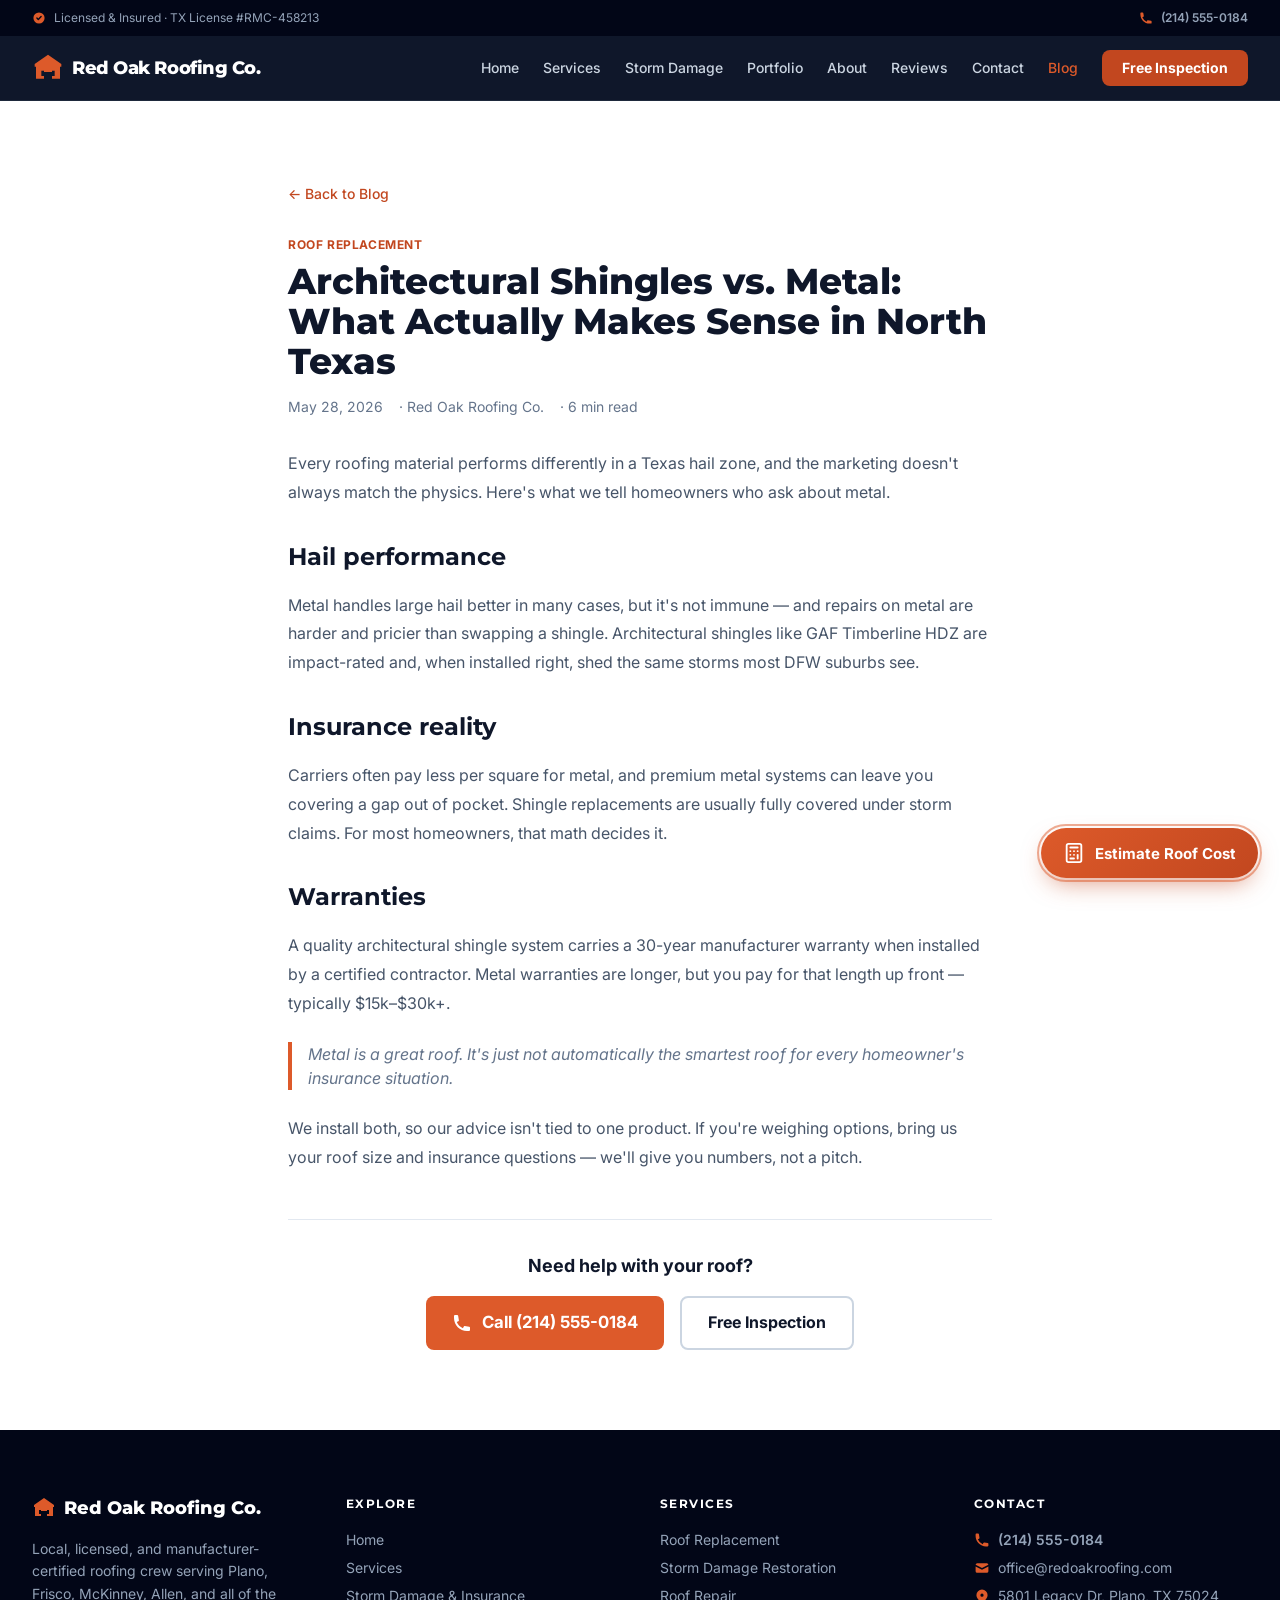
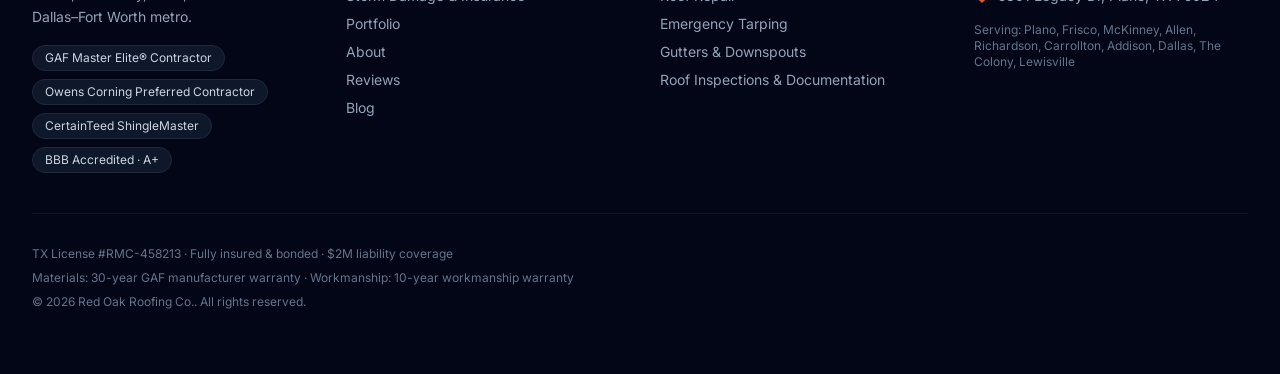
<file: blog/asphalt-shingle-vs-metal-roof.html>
<!DOCTYPE html>
<html lang="en">
<head>
  <meta charset="UTF-8">
  <meta name="viewport" content="width=device-width, initial-scale=1.0">
  <title>Architectural Shingles vs. Metal: What Actually Makes Sense in North Texas | Red Oak Roofing Co.</title>
  <meta name="description" content="Metal looks great in the brochure, but the real question is what survives a Texas hailstorm and pays for itself over a normal homeowner&#x27;s timeline. Here&#x27;s our honest take.">
  <meta property="og:title" content="Architectural Shingles vs. Metal: What Actually Makes Sense in North Texas | Red Oak Roofing Co.">
  <meta property="og:description" content="Metal looks great in the brochure, but the real question is what survives a Texas hailstorm and pays for itself over a normal homeowner&#x27;s timeline. Here&#x27;s our honest take.">
  <meta property="og:type" content="website">
  <meta name="twitter:card" content="summary_large_image">
  <link rel="canonical" href="https://red-oak-roofing.pages.dev/blog/asphalt-shingle-vs-metal-roof.html">
  <script type="application/ld+json">
  {
    "@context": "https://schema.org",
    "@type": "RoofingContractor",
    "name": "Red Oak Roofing Co.",
    "image": "./images/hero-roofing.jpg",
    "telephone": "(214) 555-0184",
    "email": "office@redoakroofing.com",
    "address": { "@type": "PostalAddress", "addressLocality": "Plano, TX", "streetAddress": "5801 Legacy Dr, Plano, TX 75024" },
    "url": "https://red-oak-roofing.pages.dev",
    "description": "GAF Master Elite® and Owens Corning Preferred contractor serving Collin and Dallas counties. Full replacement, storm damage restoration, emergency tarping, and gutters — backed by a 10-year workmanship warranty.",
    "areaServed": "Plano, TX",
    "aggregateRating": { "@type": "AggregateRating", "ratingValue": "4.9", "reviewCount": "212" },
    "priceRange": "$8,000 - $20,000+"
  }
  </script>
  <link rel="stylesheet" href="style.css">
  <link rel="preconnect" href="https://fonts.googleapis.com">
  <link rel="preconnect" href="https://fonts.gstatic.com" crossorigin>
  <link rel="preload" as="style" href="https://fonts.googleapis.com/css2?family=Inter:wght@400;500;600;700&family=Montserrat:wght@600;700;800;900&display=swap">
  <link rel="stylesheet" href="https://fonts.googleapis.com/css2?family=Inter:wght@400;500;600;700&family=Montserrat:wght@600;700;800;900&display=swap" media="print" onload="this.media='all'">
  <noscript><link rel="stylesheet" href="https://fonts.googleapis.com/css2?family=Inter:wght@400;500;600;700&family=Montserrat:wght@600;700;800;900&display=swap"></noscript>
  
  <style>
  *{margin:0;padding:0;box-sizing:border-box}
  html{scroll-behavior:smooth}
  body{font-family:Inter,system-ui,-apple-system,Segoe UI,Roboto,Helvetica Neue,Arial,sans-serif;color:#334155;background:#fff;-webkit-font-smoothing:antialiased}
  h1,h2,h3,h4{font-family:Montserrat,system-ui,sans-serif}
  .container{max-width:1280px;margin:0 auto;padding:0 24px}
  .section{padding:80px 24px}
  .sec-title{font-size:1.875rem;font-weight:800;text-align:center;margin-bottom:48px;color:#0f172a}
  .sec-subtitle{text-align:center;color:#64748b;font-size:1.125rem;margin-top:-32px;margin-bottom:48px}
  .grid-3{display:grid;grid-template-columns:repeat(auto-fit,minmax(300px,1fr));gap:32px}
  .card{background:#fff;border-radius:12px;padding:32px;border:1px solid #e2e8f0;transition:box-shadow .3s}
  .card:hover{box-shadow:0 12px 30px -8px rgba(15,23,42,.12)}
  .form-input{width:100%;padding:12px 16px;border:1px solid #cbd5e1;border-radius:8px;outline:none;transition:border-color .2s,box-shadow .2s;font-family:inherit;background:#fff}
  .form-input:focus{border-color:#c2471f;box-shadow:0 0 0 3px rgba(221,90,42,.15)}
  .btn{display:inline-block;background:#c2471f;color:#fff;padding:14px 28px;border-radius:8px;text-decoration:none;font-weight:700;border:0;cursor:pointer;transition:background .2s;font-family:inherit;font-size:1rem;text-align:center}
  .btn:hover{background:#a03a1e}
  .btn-outline{display:inline-block;border:2px solid rgba(255,255,255,.35);color:#fff;padding:12px 26px;border-radius:8px;text-decoration:none;font-weight:700;transition:background .2s;font-family:inherit;font-size:1rem;text-align:center}
  .btn-outline:hover{background:rgba(255,255,255,.1)}
  .btn-light{display:inline-block;background:#fff;color:#0f172a;padding:14px 28px;border-radius:8px;text-decoration:none;font-weight:700;transition:background .2s;font-family:inherit;font-size:1rem;text-align:center}
  .btn-light:hover{background:#f1f5f9}
  .btn-tel{display:inline-flex;align-items:center;gap:10px;background:#dd5a2a;color:#fff;padding:14px 26px;border-radius:8px;text-decoration:none;font-weight:700;transition:background .2s;font-family:inherit;font-size:1.05rem}
  .btn-tel:hover{background:#c2471f}
  .pill{display:inline-block;background:rgba(255,255,255,.12);border:1px solid rgba(255,255,255,.22);color:#fff;padding:6px 14px;border-radius:9999px;font-size:.8rem;font-weight:600}
  .active-page{color:#dd5a2a!important}
  .smallcaps{font-size:.75rem;font-weight:700;letter-spacing:.12em;text-transform:uppercase}
  .sticky-call{position:fixed;left:0;right:0;bottom:0;z-index:60;display:none;background:#0f172a;padding:10px 12px;gap:10px;border-top:1px solid #1e293b}
  .sticky-call a{flex:1;text-align:center;padding:13px 8px;border-radius:8px;font-weight:700;text-decoration:none;font-size:.95rem}
  .sticky-call .call{background:#dd5a2a;color:#fff}
  .sticky-call .inspect{background:#fff;color:#0f172a}
  .ba{position:relative;overflow:hidden;border-radius:14px;user-select:none}
  .ba img{display:block;width:100%;height:100%;object-fit:cover}
  .ba-after{position:absolute;top:0;left:0;height:100%;overflow:hidden}
  .ba-after img{max-width:none}
  .ba-range{position:absolute;inset:0;width:100%;height:100%;opacity:0;cursor:ew-resize;margin:0}
  .ba-label{position:absolute;top:10px;padding:4px 10px;border-radius:6px;font-size:.7rem;font-weight:700;letter-spacing:.06em;text-transform:uppercase}
  .ba-label.before{left:10px;background:rgba(15,23,42,.75);color:#fff}
  .ba-label.after{right:10px;background:rgba(221,90,42,.92);color:#fff}
  .r-track{display:flex;transition:transform .5s ease}
  .r-slide{min-width:100%;padding:0 16px}
  @media(min-width:768px){.r-slide{min-width:50%}}
  @media(min-width:1024px){.r-slide{min-width:33.333%}}
  @media(max-width:768px){.grid-3{grid-template-columns:1fr}.section{padding:48px 24px}.sticky-call{display:flex}body{padding-bottom:64px}}
  </style>
  <style>
    .post-content h2{font-size:1.5rem;font-weight:700;color:#0f172a;margin-top:2rem;margin-bottom:1rem;font-family:Montserrat,sans-serif}
    .post-content h3{font-size:1.25rem;font-weight:600;color:#0f172a;margin-top:1.5rem;margin-bottom:.75rem;font-family:Montserrat,sans-serif}
    .post-content p{color:#475569;line-height:1.8;margin-bottom:1rem}
    .post-content ul,.post-content ol{padding-left:1.5rem;margin-bottom:1rem;color:#475569}
    .post-content li{margin-bottom:.5rem}
    .post-content img{border-radius:12px;margin:1.5rem 0;width:100%}
    .post-content blockquote{border-left:4px solid #dd5a2a;padding-left:1rem;margin:1.5rem 0;color:#64748b;font-style:italic}
    .post-content a{color:#c2471f;text-decoration:underline}
  </style>
</head>
<body>
  <div class="bg-slate-950 text-slate-400 text-xs">
    <div class="max-w-7xl mx-auto px-4 sm:px-6 lg:px-8 h-9 flex items-center justify-between">
      <span class="flex items-center gap-2">
        <svg class="w-3.5 h-3.5 text-roof-500" fill="currentColor" viewBox="0 0 20 20"><path fill-rule="evenodd" d="M10 18a8 8 0 100-16 8 8 0 000 16zm3.707-9.293a1 1 0 00-1.414-1.414L9 10.586 7.707 9.293a1 1 0 00-1.414 1.414l2 2a1 1 0 001.414 0l4-4z" clip-rule="evenodd"/></svg>
        Licensed &amp; Insured · TX License #RMC-458213
      </span>
      <a href="tel:(214) 555-0184" class="flex items-center gap-2 hover:text-white transition font-semibold">
        <svg class="w-3.5 h-3.5 text-roof-500" fill="currentColor" viewBox="0 0 20 20"><path d="M2 3a1 1 0 011-1h2.153a1 1 0 01.986.836l.74 4.435a1 1 0 01-.54 1.06l-1.548.773a11.037 11.037 0 006.105 6.105l.774-1.548a1 1 0 011.059-.54l4.435.74a1 1 0 01.836.986V17a1 1 0 01-1 1h-2C7.82 18 2 12.18 2 5V3z"/></svg>
        (214) 555-0184
      </a>
    </div>
  </div>
  <nav class="bg-slate-900 sticky top-0 z-50 border-b border-slate-800">
    <div class="max-w-7xl mx-auto px-4 sm:px-6 lg:px-8">
      <div class="flex justify-between items-center h-16">
        <a href="/" class="flex items-center gap-2">
          <svg class="w-8 h-8 text-roof-500" fill="currentColor" viewBox="0 0 24 24"><path d="M12 2L2 9v2h1v9h6v-5h6v5h6v-9h1V9l-10-7zM7 18v-4h2v4H7zm8 0v-4h2v4h-2z"/></svg>
          <span class="font-heading text-lg font-extrabold text-white tracking-tight">Red Oak Roofing Co.</span>
        </a>
        <div class="hidden lg:flex items-center gap-6 text-sm">
          <a href="/" class="text-slate-300 hover:text-white transition font-medium ">Home</a>
          <a href="/services" class="text-slate-300 hover:text-white transition font-medium ">Services</a>
          <a href="/storm-damage" class="text-slate-300 hover:text-white transition font-medium ">Storm Damage</a>
          <a href="/portfolio" class="text-slate-300 hover:text-white transition font-medium ">Portfolio</a>
          <a href="/about" class="text-slate-300 hover:text-white transition font-medium ">About</a>
          <a href="/reviews" class="text-slate-300 hover:text-white transition font-medium ">Reviews</a>
          <a href="/contact" class="text-slate-300 hover:text-white transition font-medium ">Contact</a>
          <a href="/blog" class="text-slate-300 hover:text-white transition font-medium active-page">Blog</a>
          <a href="/contact" class="bg-roof-600 text-white px-5 py-2 rounded-lg hover:bg-roof-700 transition font-bold text-sm">Free Inspection</a>
        </div>
        <div class="flex items-center gap-3 lg:hidden">
          <a href="tel:(214) 555-0184" class="bg-roof-600 text-white px-4 py-2 rounded-lg font-bold text-sm">Call</a>
          <button onclick="document.getElementById('mobile-menu').classList.toggle('hidden')" aria-label="Menu">
            <svg class="w-6 h-6 text-white" fill="none" stroke="currentColor" viewBox="0 0 24 24"><path stroke-linecap="round" stroke-linejoin="round" stroke-width="2" d="M4 6h16M4 12h16M4 18h16"/></svg>
          </button>
        </div>
      </div>
    </div>
    <div id="mobile-menu" class="hidden lg:hidden bg-slate-900 border-t border-slate-800">
      <div class="px-4 py-3 space-y-1">
        <a href="/" class="block py-2 text-slate-300 hover:text-white">Home</a>
        <a href="/services" class="block py-2 text-slate-300 hover:text-white">Services</a>
        <a href="/storm-damage" class="block py-2 text-roof-500 font-semibold">Storm Damage &amp; Insurance Claims</a>
        <a href="/portfolio" class="block py-2 text-slate-300 hover:text-white">Portfolio</a>
        <a href="/about" class="block py-2 text-slate-300 hover:text-white">About</a>
        <a href="/reviews" class="block py-2 text-slate-300 hover:text-white">Reviews</a>
        <a href="/contact" class="block py-2 text-slate-300 hover:text-white">Contact</a>
        <a href="/blog" class="block py-2 text-slate-300 hover:text-white">Blog</a>
        <a href="tel:(214) 555-0184" class="block py-2 text-roof-500 font-bold">Call (214) 555-0184</a>
      </div>
    </div>
  </nav>

  <article class="section">
    <div class="max-w-3xl mx-auto px-4 sm:px-6 lg:px-8">
      <div class="mb-8">
        <a href="/blog" class="text-roof-600 hover:underline text-sm font-medium">← Back to Blog</a>
      </div>
      <div class="text-xs text-roof-600 font-bold uppercase tracking-wider mb-2">Roof Replacement</div>
      <h1 class="text-3xl md:text-4xl font-extrabold text-slate-900 mb-4">Architectural Shingles vs. Metal: What Actually Makes Sense in North Texas</h1>
      <div class="flex items-center gap-4 text-slate-500 text-sm mb-8">
        <span>May 28, 2026</span>
        <span>· Red Oak Roofing Co.</span>
        <span>· 6 min read</span>
      </div>
      <div class="post-content">
        <p>Every roofing material performs differently in a Texas hail zone, and the marketing doesn't always match the physics. Here's what we tell homeowners who ask about metal.</p><h2>Hail performance</h2><p>Metal handles large hail better in many cases, but it's not immune — and repairs on metal are harder and pricier than swapping a shingle. Architectural shingles like GAF Timberline HDZ are impact-rated and, when installed right, shed the same storms most DFW suburbs see.</p><h2>Insurance reality</h2><p>Carriers often pay less per square for metal, and premium metal systems can leave you covering a gap out of pocket. Shingle replacements are usually fully covered under storm claims. For most homeowners, that math decides it.</p><h2>Warranties</h2><p>A quality architectural shingle system carries a 30-year manufacturer warranty when installed by a certified contractor. Metal warranties are longer, but you pay for that length up front — typically $15k–$30k+.</p><blockquote>Metal is a great roof. It's just not automatically the smartest roof for every homeowner's insurance situation.</blockquote><p>We install both, so our advice isn't tied to one product. If you're weighing options, bring us your roof size and insurance questions — we'll give you numbers, not a pitch.</p>
      </div>
      <div class="mt-12 pt-8 border-t border-slate-200 text-center">
        <p class="text-lg font-bold text-slate-900 mb-4">Need help with your roof?</p>
        <div class="flex flex-col sm:flex-row gap-4 justify-center">
          <a href="tel:(214) 555-0184" class="btn-tel">
            <svg class="w-5 h-5" fill="currentColor" viewBox="0 0 20 20"><path d="M2 3a1 1 0 011-1h2.153a1 1 0 01.986.836l.74 4.435a1 1 0 01-.54 1.06l-1.548.773a11.037 11.037 0 006.105 6.105l.774-1.548a1 1 0 011.059-.54l4.435.74a1 1 0 01.836.986V17a1 1 0 01-1 1h-2C7.82 18 2 12.18 2 5V3z"/></svg>
            Call (214) 555-0184
          </a>
          <a href="/contact" class="btn-outline !border-slate-300 !text-slate-900 hover:!bg-slate-100">Free Inspection</a>
        </div>
      </div>
    </div>
  </article>

  <footer class="bg-slate-950 text-slate-400">
    <div class="max-w-7xl mx-auto px-4 sm:px-6 lg:px-8 py-16">
      <div class="grid grid-cols-1 md:grid-cols-2 lg:grid-cols-4 gap-10">
        <div>
          <div class="flex items-center gap-2 mb-4">
            <svg class="w-6 h-6 text-roof-500" fill="currentColor" viewBox="0 0 24 24"><path d="M12 2L2 9v2h1v9h6v-5h6v5h6v-9h1V9l-10-7zM7 18v-4h2v4H7zm8 0v-4h2v4h-2z"/></svg>
            <span class="font-heading text-lg font-extrabold text-white">Red Oak Roofing Co.</span>
          </div>
          <p class="text-sm leading-relaxed mb-4">Local, licensed, and manufacturer-certified roofing crew serving Plano, Frisco, McKinney, Allen, and all of the Dallas–Fort Worth metro.</p>
          <div class="flex flex-wrap gap-2">
            <span class="text-xs bg-slate-900 border border-slate-800 rounded-full px-3 py-1 text-slate-300">GAF Master Elite® Contractor</span><span class="text-xs bg-slate-900 border border-slate-800 rounded-full px-3 py-1 text-slate-300">Owens Corning Preferred Contractor</span><span class="text-xs bg-slate-900 border border-slate-800 rounded-full px-3 py-1 text-slate-300">CertainTeed ShingleMaster</span><span class="text-xs bg-slate-900 border border-slate-800 rounded-full px-3 py-1 text-slate-300">BBB Accredited · A+</span>
          </div>
        </div>
        <div>
          <h3 class="font-heading text-white font-bold mb-4 text-sm smallcaps">Explore</h3>
          <ul class="space-y-2 text-sm">
            <li><a href="/" class="hover:text-white transition">Home</a></li>
            <li><a href="/services" class="hover:text-white transition">Services</a></li>
            <li><a href="/storm-damage" class="hover:text-white transition">Storm Damage &amp; Insurance</a></li>
            <li><a href="/portfolio" class="hover:text-white transition">Portfolio</a></li>
            <li><a href="/about" class="hover:text-white transition">About</a></li>
            <li><a href="/reviews" class="hover:text-white transition">Reviews</a></li>
            <li><a href="/blog" class="hover:text-white transition">Blog</a></li>
          </ul>
        </div>
        <div>
          <h3 class="font-heading text-white font-bold mb-4 text-sm smallcaps">Services</h3>
          <ul class="space-y-2 text-sm">
            <li>Roof Replacement</li>
            <li>Storm Damage Restoration</li>
            <li>Roof Repair</li>
            <li>Emergency Tarping</li>
            <li>Gutters &amp; Downspouts</li>
            <li>Roof Inspections &amp; Documentation</li>
          </ul>
        </div>
        <div>
          <h3 class="font-heading text-white font-bold mb-4 text-sm smallcaps">Contact</h3>
          <ul class="space-y-2 text-sm">
            <li class="flex items-center gap-2"><svg class="w-4 h-4 text-roof-500" fill="currentColor" viewBox="0 0 20 20"><path d="M2 3a1 1 0 011-1h2.153a1 1 0 01.986.836l.74 4.435a1 1 0 01-.54 1.06l-1.548.773a11.037 11.037 0 006.105 6.105l.774-1.548a1 1 0 011.059-.54l4.435.74a1 1 0 01.836.986V17a1 1 0 01-1 1h-2C7.82 18 2 12.18 2 5V3z"/></svg><a href="tel:(214) 555-0184" class="hover:text-white transition font-semibold">(214) 555-0184</a></li>
            <li class="flex items-center gap-2"><svg class="w-4 h-4 text-roof-500" fill="currentColor" viewBox="0 0 20 20"><path d="M2.003 5.884L10 9.882l7.997-3.998A2 2 0 0016 4H4a2 2 0 00-1.997 1.884z"/><path d="M18 8.118l-8 4-8-4V14a2 2 0 002 2h12a2 2 0 002-2V8.118z"/></svg><a href="mailto:office@redoakroofing.com" class="hover:text-white transition">office@redoakroofing.com</a></li>
            <li class="flex items-start gap-2"><svg class="w-4 h-4 text-roof-500 mt-0.5" fill="currentColor" viewBox="0 0 20 20"><path fill-rule="evenodd" d="M5.05 4.05a7 7 0 119.9 9.9L10 18.9l-4.95-4.95a7 7 0 010-9.9zM10 11a2 2 0 100-4 2 2 0 000 4z" clip-rule="evenodd"/></svg><span>5801 Legacy Dr, Plano, TX 75024</span></li>
          </ul>
          <p class="text-xs mt-4 text-slate-500">Serving: Plano, Frisco, McKinney, Allen, Richardson, Carrollton, Addison, Dallas, The Colony, Lewisville</p>
        </div>
      </div>
      <div class="border-t border-slate-900 mt-10 pt-8 text-xs text-slate-500 space-y-2">
        <p>TX License #RMC-458213 · Fully insured &amp; bonded · $2M liability coverage</p>
        <p>Materials: 30-year GAF manufacturer warranty · Workmanship: 10-year workmanship warranty</p>
        <p>&copy; 2026 Red Oak Roofing Co.. All rights reserved.</p>
      </div>
    </div>
  </footer>
  <div class="sticky-call">
    <a href="tel:(214) 555-0184" class="call">Call Now</a>
    <a href="/contact" class="inspect">Free Inspection</a>
  </div>
  <script>
    document.getElementById('mobile-menu')?.classList.add('hidden');
  </script>

  <style>
  .re-fab{position:fixed;right:22px;bottom:22px;z-index:9990;display:inline-flex;align-items:center;gap:10px;background:linear-gradient(135deg,#dd5a2a,#c2471f);color:#fff;border:none;border-radius:9999px;padding:14px 22px;text-decoration:none;font:700 15px/1 Inter,system-ui,sans-serif;cursor:pointer;box-shadow:0 10px 25px -6px rgba(194,71,31,.55);transition:transform .2s,box-shadow .2s}
  .re-fab:hover{transform:translateY(-2px) scale(1.03);box-shadow:0 16px 32px -8px rgba(194,71,31,.65)}
  .re-fab:focus-visible{outline:3px solid rgba(221,90,42,.4);outline-offset:2px}
  .re-fab .re-fab-ic{display:inline-flex}
  .re-fab .re-fab-ic svg{width:22px;height:22px}
  .re-fab-ring{position:absolute;inset:-4px;border-radius:9999px;border:2px solid rgba(221,90,42,.5);animation:rePulse 2.4s ease-out infinite;pointer-events:none}
  @keyframes rePulse{0%{transform:scale(1);opacity:.7}70%{transform:scale(1.4);opacity:0}100%{transform:scale(1.4);opacity:0}}
  @media(max-width:640px){.re-fab{bottom:82px;right:16px;padding:14px}.re-fab .re-fab-txt{display:none}}
  </style>
  <a href="/estimate" class="re-fab" aria-label="Estimate roof cost">
    <span class="re-fab-ring" aria-hidden="true"></span>
    <span class="re-fab-ic" aria-hidden="true">
      <svg viewBox="0 0 24 24" fill="none" stroke="currentColor" stroke-width="2" stroke-linecap="round" stroke-linejoin="round"><rect x="4" y="2" width="16" height="20" rx="2"/><line x1="8" y1="6" x2="16" y2="6"/><line x1="8" y1="10" x2="8" y2="10.01"/><line x1="12" y1="10" x2="12" y2="10.01"/><line x1="16" y1="10" x2="16" y2="10.01"/><line x1="8" y1="14" x2="8" y2="14.01"/><line x1="12" y1="14" x2="12" y2="14.01"/><line x1="16" y1="14" x2="16" y2="18"/><line x1="8" y1="18" x2="12" y2="18"/></svg>
    </span>
    <span class="re-fab-txt">Estimate Roof Cost</span>
  </a>
</body>
</html>
</file>
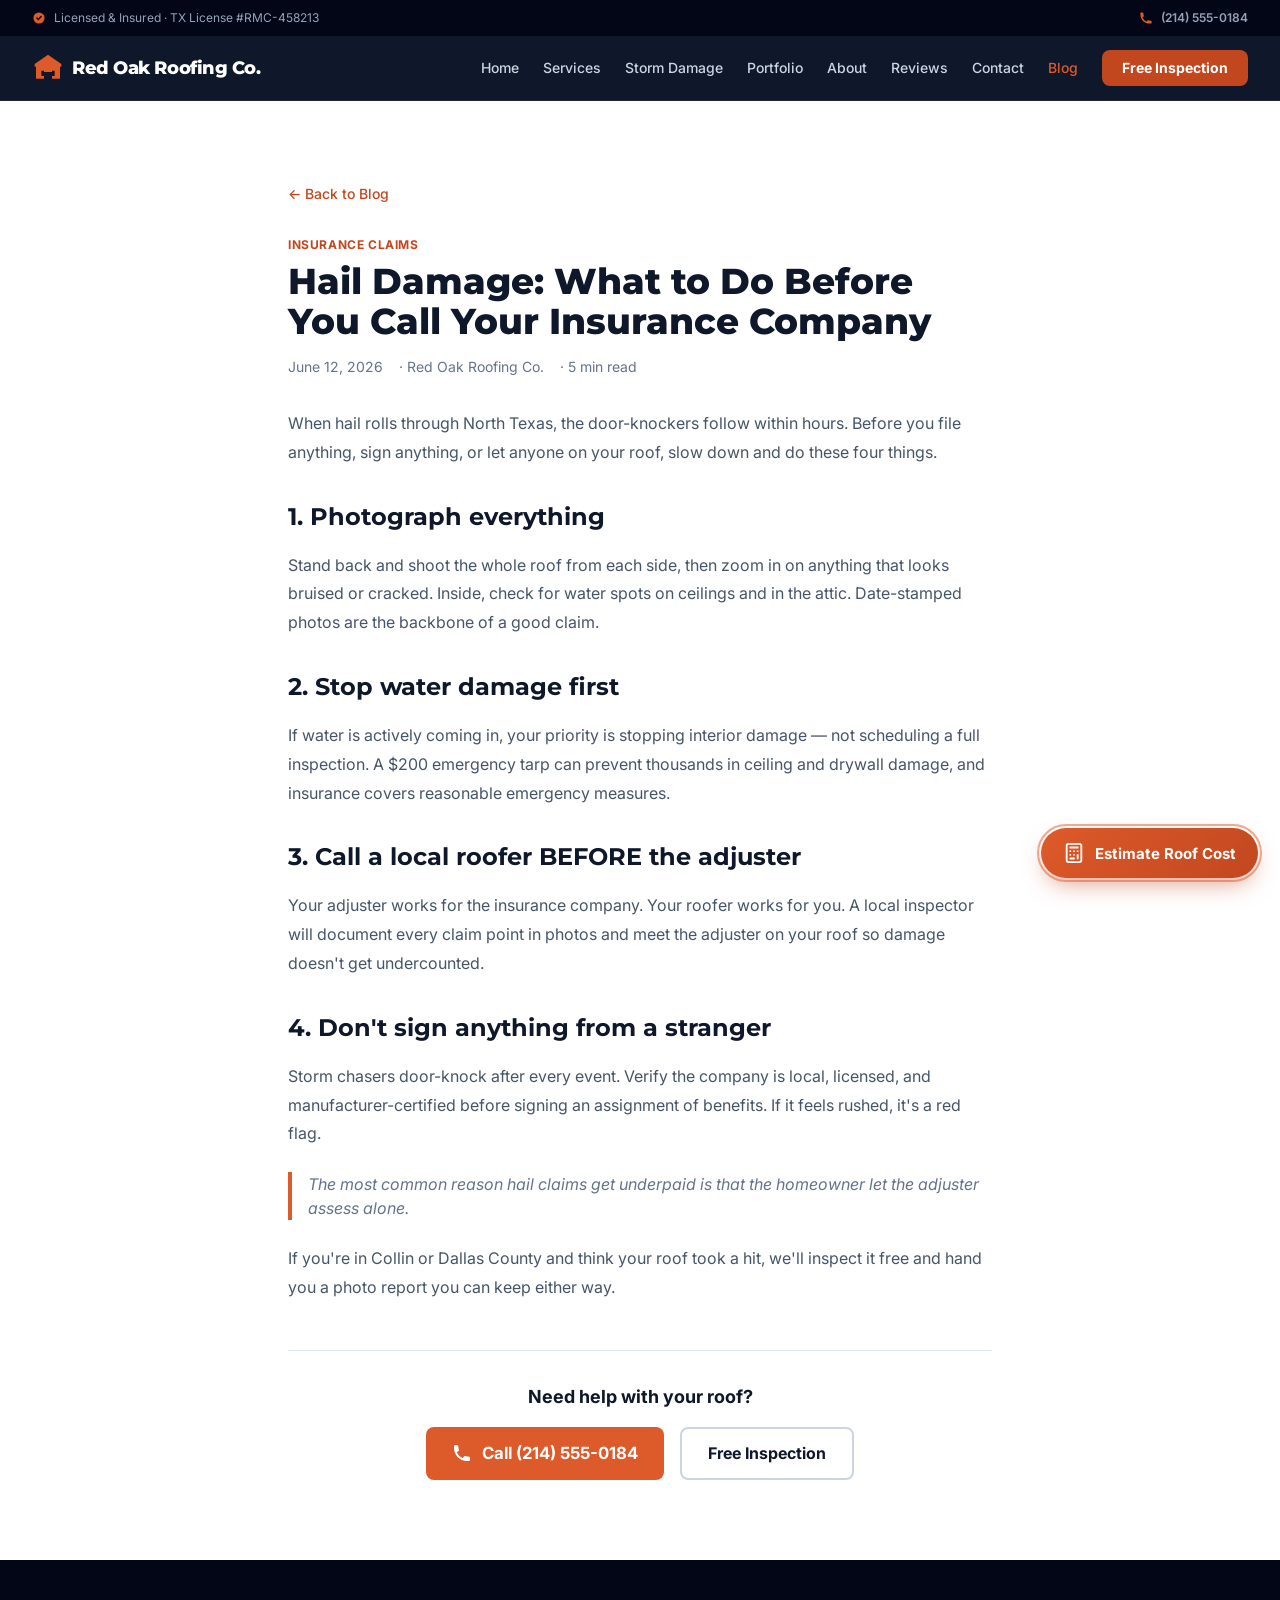
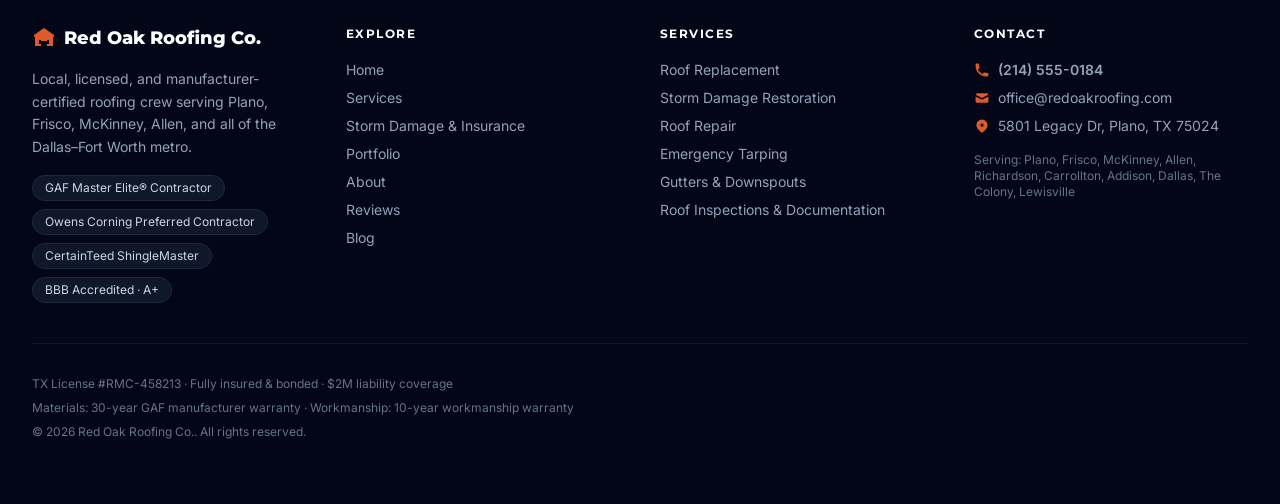
<file: blog/hail-damage-claim-guide.html>
<!DOCTYPE html>
<html lang="en">
<head>
  <meta charset="UTF-8">
  <meta name="viewport" content="width=device-width, initial-scale=1.0">
  <title>Hail Damage: What to Do Before You Call Your Insurance Company | Red Oak Roofing Co.</title>
  <meta name="description" content="One phone call before you file a claim can be the difference between a repair and a full replacement. Here&#x27;s the exact order of operations we recommend after hail hits your roof.">
  <meta property="og:title" content="Hail Damage: What to Do Before You Call Your Insurance Company | Red Oak Roofing Co.">
  <meta property="og:description" content="One phone call before you file a claim can be the difference between a repair and a full replacement. Here&#x27;s the exact order of operations we recommend after hail hits your roof.">
  <meta property="og:type" content="website">
  <meta name="twitter:card" content="summary_large_image">
  <link rel="canonical" href="https://red-oak-roofing.pages.dev/blog/hail-damage-claim-guide.html">
  <script type="application/ld+json">
  {
    "@context": "https://schema.org",
    "@type": "RoofingContractor",
    "name": "Red Oak Roofing Co.",
    "image": "./images/hero-roofing.jpg",
    "telephone": "(214) 555-0184",
    "email": "office@redoakroofing.com",
    "address": { "@type": "PostalAddress", "addressLocality": "Plano, TX", "streetAddress": "5801 Legacy Dr, Plano, TX 75024" },
    "url": "https://red-oak-roofing.pages.dev",
    "description": "GAF Master Elite® and Owens Corning Preferred contractor serving Collin and Dallas counties. Full replacement, storm damage restoration, emergency tarping, and gutters — backed by a 10-year workmanship warranty.",
    "areaServed": "Plano, TX",
    "aggregateRating": { "@type": "AggregateRating", "ratingValue": "4.9", "reviewCount": "212" },
    "priceRange": "$8,000 - $20,000+"
  }
  </script>
  <link rel="stylesheet" href="style.css">
  <link rel="preconnect" href="https://fonts.googleapis.com">
  <link rel="preconnect" href="https://fonts.gstatic.com" crossorigin>
  <link rel="preload" as="style" href="https://fonts.googleapis.com/css2?family=Inter:wght@400;500;600;700&family=Montserrat:wght@600;700;800;900&display=swap">
  <link rel="stylesheet" href="https://fonts.googleapis.com/css2?family=Inter:wght@400;500;600;700&family=Montserrat:wght@600;700;800;900&display=swap" media="print" onload="this.media='all'">
  <noscript><link rel="stylesheet" href="https://fonts.googleapis.com/css2?family=Inter:wght@400;500;600;700&family=Montserrat:wght@600;700;800;900&display=swap"></noscript>
  
  <style>
  *{margin:0;padding:0;box-sizing:border-box}
  html{scroll-behavior:smooth}
  body{font-family:Inter,system-ui,-apple-system,Segoe UI,Roboto,Helvetica Neue,Arial,sans-serif;color:#334155;background:#fff;-webkit-font-smoothing:antialiased}
  h1,h2,h3,h4{font-family:Montserrat,system-ui,sans-serif}
  .container{max-width:1280px;margin:0 auto;padding:0 24px}
  .section{padding:80px 24px}
  .sec-title{font-size:1.875rem;font-weight:800;text-align:center;margin-bottom:48px;color:#0f172a}
  .sec-subtitle{text-align:center;color:#64748b;font-size:1.125rem;margin-top:-32px;margin-bottom:48px}
  .grid-3{display:grid;grid-template-columns:repeat(auto-fit,minmax(300px,1fr));gap:32px}
  .card{background:#fff;border-radius:12px;padding:32px;border:1px solid #e2e8f0;transition:box-shadow .3s}
  .card:hover{box-shadow:0 12px 30px -8px rgba(15,23,42,.12)}
  .form-input{width:100%;padding:12px 16px;border:1px solid #cbd5e1;border-radius:8px;outline:none;transition:border-color .2s,box-shadow .2s;font-family:inherit;background:#fff}
  .form-input:focus{border-color:#c2471f;box-shadow:0 0 0 3px rgba(221,90,42,.15)}
  .btn{display:inline-block;background:#c2471f;color:#fff;padding:14px 28px;border-radius:8px;text-decoration:none;font-weight:700;border:0;cursor:pointer;transition:background .2s;font-family:inherit;font-size:1rem;text-align:center}
  .btn:hover{background:#a03a1e}
  .btn-outline{display:inline-block;border:2px solid rgba(255,255,255,.35);color:#fff;padding:12px 26px;border-radius:8px;text-decoration:none;font-weight:700;transition:background .2s;font-family:inherit;font-size:1rem;text-align:center}
  .btn-outline:hover{background:rgba(255,255,255,.1)}
  .btn-light{display:inline-block;background:#fff;color:#0f172a;padding:14px 28px;border-radius:8px;text-decoration:none;font-weight:700;transition:background .2s;font-family:inherit;font-size:1rem;text-align:center}
  .btn-light:hover{background:#f1f5f9}
  .btn-tel{display:inline-flex;align-items:center;gap:10px;background:#dd5a2a;color:#fff;padding:14px 26px;border-radius:8px;text-decoration:none;font-weight:700;transition:background .2s;font-family:inherit;font-size:1.05rem}
  .btn-tel:hover{background:#c2471f}
  .pill{display:inline-block;background:rgba(255,255,255,.12);border:1px solid rgba(255,255,255,.22);color:#fff;padding:6px 14px;border-radius:9999px;font-size:.8rem;font-weight:600}
  .active-page{color:#dd5a2a!important}
  .smallcaps{font-size:.75rem;font-weight:700;letter-spacing:.12em;text-transform:uppercase}
  .sticky-call{position:fixed;left:0;right:0;bottom:0;z-index:60;display:none;background:#0f172a;padding:10px 12px;gap:10px;border-top:1px solid #1e293b}
  .sticky-call a{flex:1;text-align:center;padding:13px 8px;border-radius:8px;font-weight:700;text-decoration:none;font-size:.95rem}
  .sticky-call .call{background:#dd5a2a;color:#fff}
  .sticky-call .inspect{background:#fff;color:#0f172a}
  .ba{position:relative;overflow:hidden;border-radius:14px;user-select:none}
  .ba img{display:block;width:100%;height:100%;object-fit:cover}
  .ba-after{position:absolute;top:0;left:0;height:100%;overflow:hidden}
  .ba-after img{max-width:none}
  .ba-range{position:absolute;inset:0;width:100%;height:100%;opacity:0;cursor:ew-resize;margin:0}
  .ba-label{position:absolute;top:10px;padding:4px 10px;border-radius:6px;font-size:.7rem;font-weight:700;letter-spacing:.06em;text-transform:uppercase}
  .ba-label.before{left:10px;background:rgba(15,23,42,.75);color:#fff}
  .ba-label.after{right:10px;background:rgba(221,90,42,.92);color:#fff}
  .r-track{display:flex;transition:transform .5s ease}
  .r-slide{min-width:100%;padding:0 16px}
  @media(min-width:768px){.r-slide{min-width:50%}}
  @media(min-width:1024px){.r-slide{min-width:33.333%}}
  @media(max-width:768px){.grid-3{grid-template-columns:1fr}.section{padding:48px 24px}.sticky-call{display:flex}body{padding-bottom:64px}}
  </style>
  <style>
    .post-content h2{font-size:1.5rem;font-weight:700;color:#0f172a;margin-top:2rem;margin-bottom:1rem;font-family:Montserrat,sans-serif}
    .post-content h3{font-size:1.25rem;font-weight:600;color:#0f172a;margin-top:1.5rem;margin-bottom:.75rem;font-family:Montserrat,sans-serif}
    .post-content p{color:#475569;line-height:1.8;margin-bottom:1rem}
    .post-content ul,.post-content ol{padding-left:1.5rem;margin-bottom:1rem;color:#475569}
    .post-content li{margin-bottom:.5rem}
    .post-content img{border-radius:12px;margin:1.5rem 0;width:100%}
    .post-content blockquote{border-left:4px solid #dd5a2a;padding-left:1rem;margin:1.5rem 0;color:#64748b;font-style:italic}
    .post-content a{color:#c2471f;text-decoration:underline}
  </style>
</head>
<body>
  <div class="bg-slate-950 text-slate-400 text-xs">
    <div class="max-w-7xl mx-auto px-4 sm:px-6 lg:px-8 h-9 flex items-center justify-between">
      <span class="flex items-center gap-2">
        <svg class="w-3.5 h-3.5 text-roof-500" fill="currentColor" viewBox="0 0 20 20"><path fill-rule="evenodd" d="M10 18a8 8 0 100-16 8 8 0 000 16zm3.707-9.293a1 1 0 00-1.414-1.414L9 10.586 7.707 9.293a1 1 0 00-1.414 1.414l2 2a1 1 0 001.414 0l4-4z" clip-rule="evenodd"/></svg>
        Licensed &amp; Insured · TX License #RMC-458213
      </span>
      <a href="tel:(214) 555-0184" class="flex items-center gap-2 hover:text-white transition font-semibold">
        <svg class="w-3.5 h-3.5 text-roof-500" fill="currentColor" viewBox="0 0 20 20"><path d="M2 3a1 1 0 011-1h2.153a1 1 0 01.986.836l.74 4.435a1 1 0 01-.54 1.06l-1.548.773a11.037 11.037 0 006.105 6.105l.774-1.548a1 1 0 011.059-.54l4.435.74a1 1 0 01.836.986V17a1 1 0 01-1 1h-2C7.82 18 2 12.18 2 5V3z"/></svg>
        (214) 555-0184
      </a>
    </div>
  </div>
  <nav class="bg-slate-900 sticky top-0 z-50 border-b border-slate-800">
    <div class="max-w-7xl mx-auto px-4 sm:px-6 lg:px-8">
      <div class="flex justify-between items-center h-16">
        <a href="/" class="flex items-center gap-2">
          <svg class="w-8 h-8 text-roof-500" fill="currentColor" viewBox="0 0 24 24"><path d="M12 2L2 9v2h1v9h6v-5h6v5h6v-9h1V9l-10-7zM7 18v-4h2v4H7zm8 0v-4h2v4h-2z"/></svg>
          <span class="font-heading text-lg font-extrabold text-white tracking-tight">Red Oak Roofing Co.</span>
        </a>
        <div class="hidden lg:flex items-center gap-6 text-sm">
          <a href="/" class="text-slate-300 hover:text-white transition font-medium ">Home</a>
          <a href="/services" class="text-slate-300 hover:text-white transition font-medium ">Services</a>
          <a href="/storm-damage" class="text-slate-300 hover:text-white transition font-medium ">Storm Damage</a>
          <a href="/portfolio" class="text-slate-300 hover:text-white transition font-medium ">Portfolio</a>
          <a href="/about" class="text-slate-300 hover:text-white transition font-medium ">About</a>
          <a href="/reviews" class="text-slate-300 hover:text-white transition font-medium ">Reviews</a>
          <a href="/contact" class="text-slate-300 hover:text-white transition font-medium ">Contact</a>
          <a href="/blog" class="text-slate-300 hover:text-white transition font-medium active-page">Blog</a>
          <a href="/contact" class="bg-roof-600 text-white px-5 py-2 rounded-lg hover:bg-roof-700 transition font-bold text-sm">Free Inspection</a>
        </div>
        <div class="flex items-center gap-3 lg:hidden">
          <a href="tel:(214) 555-0184" class="bg-roof-600 text-white px-4 py-2 rounded-lg font-bold text-sm">Call</a>
          <button onclick="document.getElementById('mobile-menu').classList.toggle('hidden')" aria-label="Menu">
            <svg class="w-6 h-6 text-white" fill="none" stroke="currentColor" viewBox="0 0 24 24"><path stroke-linecap="round" stroke-linejoin="round" stroke-width="2" d="M4 6h16M4 12h16M4 18h16"/></svg>
          </button>
        </div>
      </div>
    </div>
    <div id="mobile-menu" class="hidden lg:hidden bg-slate-900 border-t border-slate-800">
      <div class="px-4 py-3 space-y-1">
        <a href="/" class="block py-2 text-slate-300 hover:text-white">Home</a>
        <a href="/services" class="block py-2 text-slate-300 hover:text-white">Services</a>
        <a href="/storm-damage" class="block py-2 text-roof-500 font-semibold">Storm Damage &amp; Insurance Claims</a>
        <a href="/portfolio" class="block py-2 text-slate-300 hover:text-white">Portfolio</a>
        <a href="/about" class="block py-2 text-slate-300 hover:text-white">About</a>
        <a href="/reviews" class="block py-2 text-slate-300 hover:text-white">Reviews</a>
        <a href="/contact" class="block py-2 text-slate-300 hover:text-white">Contact</a>
        <a href="/blog" class="block py-2 text-slate-300 hover:text-white">Blog</a>
        <a href="tel:(214) 555-0184" class="block py-2 text-roof-500 font-bold">Call (214) 555-0184</a>
      </div>
    </div>
  </nav>

  <article class="section">
    <div class="max-w-3xl mx-auto px-4 sm:px-6 lg:px-8">
      <div class="mb-8">
        <a href="/blog" class="text-roof-600 hover:underline text-sm font-medium">← Back to Blog</a>
      </div>
      <div class="text-xs text-roof-600 font-bold uppercase tracking-wider mb-2">Insurance Claims</div>
      <h1 class="text-3xl md:text-4xl font-extrabold text-slate-900 mb-4">Hail Damage: What to Do Before You Call Your Insurance Company</h1>
      <div class="flex items-center gap-4 text-slate-500 text-sm mb-8">
        <span>June 12, 2026</span>
        <span>· Red Oak Roofing Co.</span>
        <span>· 5 min read</span>
      </div>
      <div class="post-content">
        <p>When hail rolls through North Texas, the door-knockers follow within hours. Before you file anything, sign anything, or let anyone on your roof, slow down and do these four things.</p><h2>1. Photograph everything</h2><p>Stand back and shoot the whole roof from each side, then zoom in on anything that looks bruised or cracked. Inside, check for water spots on ceilings and in the attic. Date-stamped photos are the backbone of a good claim.</p><h2>2. Stop water damage first</h2><p>If water is actively coming in, your priority is stopping interior damage — not scheduling a full inspection. A $200 emergency tarp can prevent thousands in ceiling and drywall damage, and insurance covers reasonable emergency measures.</p><h2>3. Call a local roofer BEFORE the adjuster</h2><p>Your adjuster works for the insurance company. Your roofer works for you. A local inspector will document every claim point in photos and meet the adjuster on your roof so damage doesn't get undercounted.</p><h2>4. Don't sign anything from a stranger</h2><p>Storm chasers door-knock after every event. Verify the company is local, licensed, and manufacturer-certified before signing an assignment of benefits. If it feels rushed, it's a red flag.</p><blockquote>The most common reason hail claims get underpaid is that the homeowner let the adjuster assess alone.</blockquote><p>If you're in Collin or Dallas County and think your roof took a hit, we'll inspect it free and hand you a photo report you can keep either way.</p>
      </div>
      <div class="mt-12 pt-8 border-t border-slate-200 text-center">
        <p class="text-lg font-bold text-slate-900 mb-4">Need help with your roof?</p>
        <div class="flex flex-col sm:flex-row gap-4 justify-center">
          <a href="tel:(214) 555-0184" class="btn-tel">
            <svg class="w-5 h-5" fill="currentColor" viewBox="0 0 20 20"><path d="M2 3a1 1 0 011-1h2.153a1 1 0 01.986.836l.74 4.435a1 1 0 01-.54 1.06l-1.548.773a11.037 11.037 0 006.105 6.105l.774-1.548a1 1 0 011.059-.54l4.435.74a1 1 0 01.836.986V17a1 1 0 01-1 1h-2C7.82 18 2 12.18 2 5V3z"/></svg>
            Call (214) 555-0184
          </a>
          <a href="/contact" class="btn-outline !border-slate-300 !text-slate-900 hover:!bg-slate-100">Free Inspection</a>
        </div>
      </div>
    </div>
  </article>

  <footer class="bg-slate-950 text-slate-400">
    <div class="max-w-7xl mx-auto px-4 sm:px-6 lg:px-8 py-16">
      <div class="grid grid-cols-1 md:grid-cols-2 lg:grid-cols-4 gap-10">
        <div>
          <div class="flex items-center gap-2 mb-4">
            <svg class="w-6 h-6 text-roof-500" fill="currentColor" viewBox="0 0 24 24"><path d="M12 2L2 9v2h1v9h6v-5h6v5h6v-9h1V9l-10-7zM7 18v-4h2v4H7zm8 0v-4h2v4h-2z"/></svg>
            <span class="font-heading text-lg font-extrabold text-white">Red Oak Roofing Co.</span>
          </div>
          <p class="text-sm leading-relaxed mb-4">Local, licensed, and manufacturer-certified roofing crew serving Plano, Frisco, McKinney, Allen, and all of the Dallas–Fort Worth metro.</p>
          <div class="flex flex-wrap gap-2">
            <span class="text-xs bg-slate-900 border border-slate-800 rounded-full px-3 py-1 text-slate-300">GAF Master Elite® Contractor</span><span class="text-xs bg-slate-900 border border-slate-800 rounded-full px-3 py-1 text-slate-300">Owens Corning Preferred Contractor</span><span class="text-xs bg-slate-900 border border-slate-800 rounded-full px-3 py-1 text-slate-300">CertainTeed ShingleMaster</span><span class="text-xs bg-slate-900 border border-slate-800 rounded-full px-3 py-1 text-slate-300">BBB Accredited · A+</span>
          </div>
        </div>
        <div>
          <h3 class="font-heading text-white font-bold mb-4 text-sm smallcaps">Explore</h3>
          <ul class="space-y-2 text-sm">
            <li><a href="/" class="hover:text-white transition">Home</a></li>
            <li><a href="/services" class="hover:text-white transition">Services</a></li>
            <li><a href="/storm-damage" class="hover:text-white transition">Storm Damage &amp; Insurance</a></li>
            <li><a href="/portfolio" class="hover:text-white transition">Portfolio</a></li>
            <li><a href="/about" class="hover:text-white transition">About</a></li>
            <li><a href="/reviews" class="hover:text-white transition">Reviews</a></li>
            <li><a href="/blog" class="hover:text-white transition">Blog</a></li>
          </ul>
        </div>
        <div>
          <h3 class="font-heading text-white font-bold mb-4 text-sm smallcaps">Services</h3>
          <ul class="space-y-2 text-sm">
            <li>Roof Replacement</li>
            <li>Storm Damage Restoration</li>
            <li>Roof Repair</li>
            <li>Emergency Tarping</li>
            <li>Gutters &amp; Downspouts</li>
            <li>Roof Inspections &amp; Documentation</li>
          </ul>
        </div>
        <div>
          <h3 class="font-heading text-white font-bold mb-4 text-sm smallcaps">Contact</h3>
          <ul class="space-y-2 text-sm">
            <li class="flex items-center gap-2"><svg class="w-4 h-4 text-roof-500" fill="currentColor" viewBox="0 0 20 20"><path d="M2 3a1 1 0 011-1h2.153a1 1 0 01.986.836l.74 4.435a1 1 0 01-.54 1.06l-1.548.773a11.037 11.037 0 006.105 6.105l.774-1.548a1 1 0 011.059-.54l4.435.74a1 1 0 01.836.986V17a1 1 0 01-1 1h-2C7.82 18 2 12.18 2 5V3z"/></svg><a href="tel:(214) 555-0184" class="hover:text-white transition font-semibold">(214) 555-0184</a></li>
            <li class="flex items-center gap-2"><svg class="w-4 h-4 text-roof-500" fill="currentColor" viewBox="0 0 20 20"><path d="M2.003 5.884L10 9.882l7.997-3.998A2 2 0 0016 4H4a2 2 0 00-1.997 1.884z"/><path d="M18 8.118l-8 4-8-4V14a2 2 0 002 2h12a2 2 0 002-2V8.118z"/></svg><a href="mailto:office@redoakroofing.com" class="hover:text-white transition">office@redoakroofing.com</a></li>
            <li class="flex items-start gap-2"><svg class="w-4 h-4 text-roof-500 mt-0.5" fill="currentColor" viewBox="0 0 20 20"><path fill-rule="evenodd" d="M5.05 4.05a7 7 0 119.9 9.9L10 18.9l-4.95-4.95a7 7 0 010-9.9zM10 11a2 2 0 100-4 2 2 0 000 4z" clip-rule="evenodd"/></svg><span>5801 Legacy Dr, Plano, TX 75024</span></li>
          </ul>
          <p class="text-xs mt-4 text-slate-500">Serving: Plano, Frisco, McKinney, Allen, Richardson, Carrollton, Addison, Dallas, The Colony, Lewisville</p>
        </div>
      </div>
      <div class="border-t border-slate-900 mt-10 pt-8 text-xs text-slate-500 space-y-2">
        <p>TX License #RMC-458213 · Fully insured &amp; bonded · $2M liability coverage</p>
        <p>Materials: 30-year GAF manufacturer warranty · Workmanship: 10-year workmanship warranty</p>
        <p>&copy; 2026 Red Oak Roofing Co.. All rights reserved.</p>
      </div>
    </div>
  </footer>
  <div class="sticky-call">
    <a href="tel:(214) 555-0184" class="call">Call Now</a>
    <a href="/contact" class="inspect">Free Inspection</a>
  </div>
  <script>
    document.getElementById('mobile-menu')?.classList.add('hidden');
  </script>

  <style>
  .re-fab{position:fixed;right:22px;bottom:22px;z-index:9990;display:inline-flex;align-items:center;gap:10px;background:linear-gradient(135deg,#dd5a2a,#c2471f);color:#fff;border:none;border-radius:9999px;padding:14px 22px;text-decoration:none;font:700 15px/1 Inter,system-ui,sans-serif;cursor:pointer;box-shadow:0 10px 25px -6px rgba(194,71,31,.55);transition:transform .2s,box-shadow .2s}
  .re-fab:hover{transform:translateY(-2px) scale(1.03);box-shadow:0 16px 32px -8px rgba(194,71,31,.65)}
  .re-fab:focus-visible{outline:3px solid rgba(221,90,42,.4);outline-offset:2px}
  .re-fab .re-fab-ic{display:inline-flex}
  .re-fab .re-fab-ic svg{width:22px;height:22px}
  .re-fab-ring{position:absolute;inset:-4px;border-radius:9999px;border:2px solid rgba(221,90,42,.5);animation:rePulse 2.4s ease-out infinite;pointer-events:none}
  @keyframes rePulse{0%{transform:scale(1);opacity:.7}70%{transform:scale(1.4);opacity:0}100%{transform:scale(1.4);opacity:0}}
  @media(max-width:640px){.re-fab{bottom:82px;right:16px;padding:14px}.re-fab .re-fab-txt{display:none}}
  </style>
  <a href="/estimate" class="re-fab" aria-label="Estimate roof cost">
    <span class="re-fab-ring" aria-hidden="true"></span>
    <span class="re-fab-ic" aria-hidden="true">
      <svg viewBox="0 0 24 24" fill="none" stroke="currentColor" stroke-width="2" stroke-linecap="round" stroke-linejoin="round"><rect x="4" y="2" width="16" height="20" rx="2"/><line x1="8" y1="6" x2="16" y2="6"/><line x1="8" y1="10" x2="8" y2="10.01"/><line x1="12" y1="10" x2="12" y2="10.01"/><line x1="16" y1="10" x2="16" y2="10.01"/><line x1="8" y1="14" x2="8" y2="14.01"/><line x1="12" y1="14" x2="12" y2="14.01"/><line x1="16" y1="14" x2="16" y2="18"/><line x1="8" y1="18" x2="12" y2="18"/></svg>
    </span>
    <span class="re-fab-txt">Estimate Roof Cost</span>
  </a>
</body>
</html>
</file>
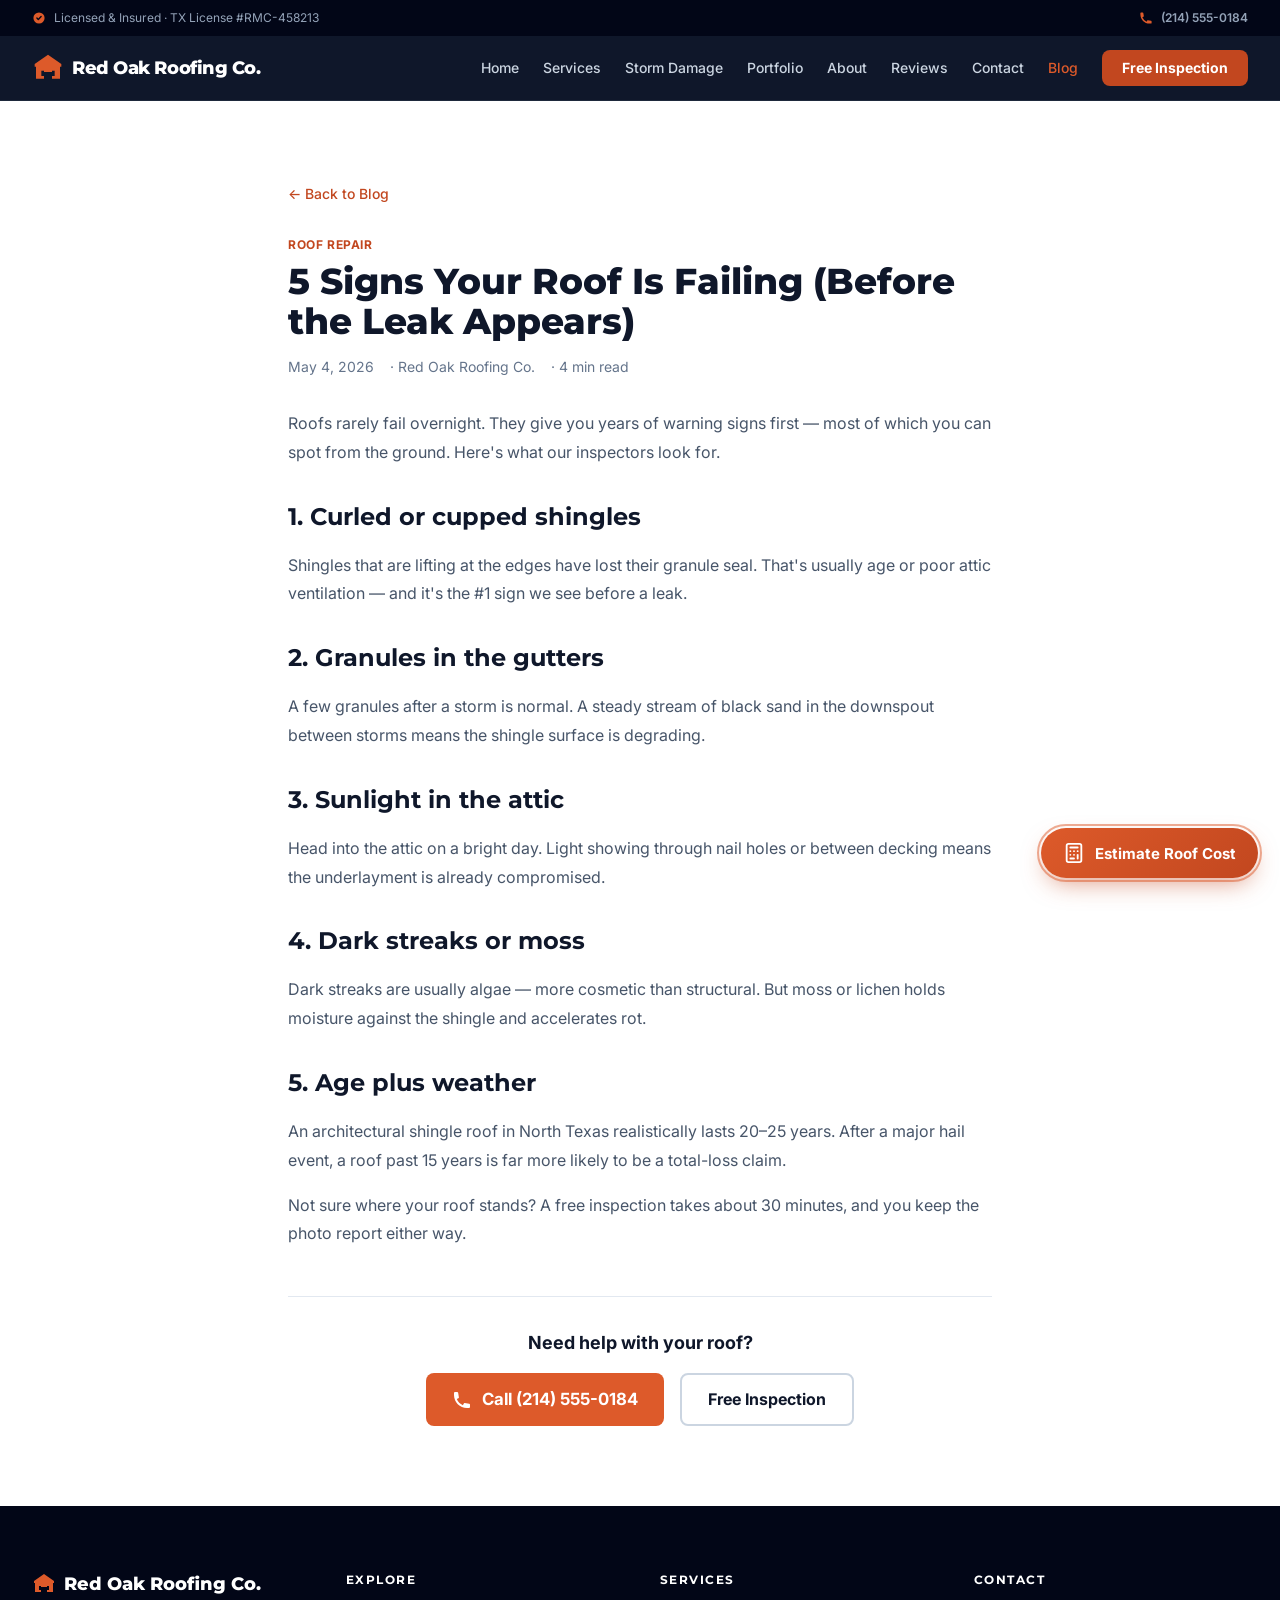
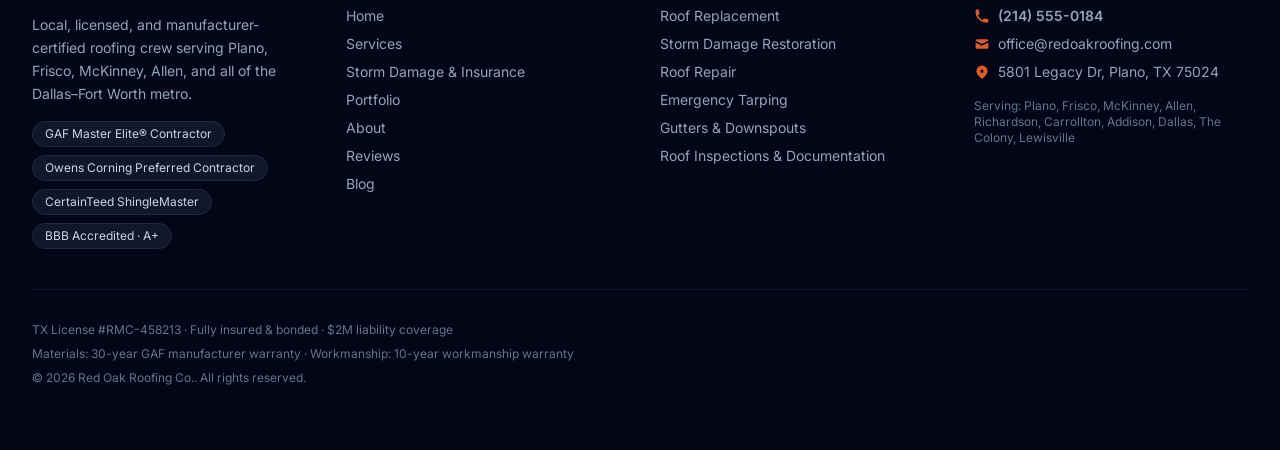
<file: blog/leak-before-its-too-late.html>
<!DOCTYPE html>
<html lang="en">
<head>
  <meta charset="UTF-8">
  <meta name="viewport" content="width=device-width, initial-scale=1.0">
  <title>5 Signs Your Roof Is Failing (Before the Leak Appears) | Red Oak Roofing Co.</title>
  <meta name="description" content="Most roof replacements are triggered by a storm, but most roofs fail quietly for years first. Here are the five warning signs our inspectors see most before the ceiling stains show up.">
  <meta property="og:title" content="5 Signs Your Roof Is Failing (Before the Leak Appears) | Red Oak Roofing Co.">
  <meta property="og:description" content="Most roof replacements are triggered by a storm, but most roofs fail quietly for years first. Here are the five warning signs our inspectors see most before the ceiling stains show up.">
  <meta property="og:type" content="website">
  <meta name="twitter:card" content="summary_large_image">
  <link rel="canonical" href="https://red-oak-roofing.pages.dev/blog/leak-before-its-too-late.html">
  <script type="application/ld+json">
  {
    "@context": "https://schema.org",
    "@type": "RoofingContractor",
    "name": "Red Oak Roofing Co.",
    "image": "./images/hero-roofing.jpg",
    "telephone": "(214) 555-0184",
    "email": "office@redoakroofing.com",
    "address": { "@type": "PostalAddress", "addressLocality": "Plano, TX", "streetAddress": "5801 Legacy Dr, Plano, TX 75024" },
    "url": "https://red-oak-roofing.pages.dev",
    "description": "GAF Master Elite® and Owens Corning Preferred contractor serving Collin and Dallas counties. Full replacement, storm damage restoration, emergency tarping, and gutters — backed by a 10-year workmanship warranty.",
    "areaServed": "Plano, TX",
    "aggregateRating": { "@type": "AggregateRating", "ratingValue": "4.9", "reviewCount": "212" },
    "priceRange": "$8,000 - $20,000+"
  }
  </script>
  <link rel="stylesheet" href="style.css">
  <link rel="preconnect" href="https://fonts.googleapis.com">
  <link rel="preconnect" href="https://fonts.gstatic.com" crossorigin>
  <link rel="preload" as="style" href="https://fonts.googleapis.com/css2?family=Inter:wght@400;500;600;700&family=Montserrat:wght@600;700;800;900&display=swap">
  <link rel="stylesheet" href="https://fonts.googleapis.com/css2?family=Inter:wght@400;500;600;700&family=Montserrat:wght@600;700;800;900&display=swap" media="print" onload="this.media='all'">
  <noscript><link rel="stylesheet" href="https://fonts.googleapis.com/css2?family=Inter:wght@400;500;600;700&family=Montserrat:wght@600;700;800;900&display=swap"></noscript>
  
  <style>
  *{margin:0;padding:0;box-sizing:border-box}
  html{scroll-behavior:smooth}
  body{font-family:Inter,system-ui,-apple-system,Segoe UI,Roboto,Helvetica Neue,Arial,sans-serif;color:#334155;background:#fff;-webkit-font-smoothing:antialiased}
  h1,h2,h3,h4{font-family:Montserrat,system-ui,sans-serif}
  .container{max-width:1280px;margin:0 auto;padding:0 24px}
  .section{padding:80px 24px}
  .sec-title{font-size:1.875rem;font-weight:800;text-align:center;margin-bottom:48px;color:#0f172a}
  .sec-subtitle{text-align:center;color:#64748b;font-size:1.125rem;margin-top:-32px;margin-bottom:48px}
  .grid-3{display:grid;grid-template-columns:repeat(auto-fit,minmax(300px,1fr));gap:32px}
  .card{background:#fff;border-radius:12px;padding:32px;border:1px solid #e2e8f0;transition:box-shadow .3s}
  .card:hover{box-shadow:0 12px 30px -8px rgba(15,23,42,.12)}
  .form-input{width:100%;padding:12px 16px;border:1px solid #cbd5e1;border-radius:8px;outline:none;transition:border-color .2s,box-shadow .2s;font-family:inherit;background:#fff}
  .form-input:focus{border-color:#c2471f;box-shadow:0 0 0 3px rgba(221,90,42,.15)}
  .btn{display:inline-block;background:#c2471f;color:#fff;padding:14px 28px;border-radius:8px;text-decoration:none;font-weight:700;border:0;cursor:pointer;transition:background .2s;font-family:inherit;font-size:1rem;text-align:center}
  .btn:hover{background:#a03a1e}
  .btn-outline{display:inline-block;border:2px solid rgba(255,255,255,.35);color:#fff;padding:12px 26px;border-radius:8px;text-decoration:none;font-weight:700;transition:background .2s;font-family:inherit;font-size:1rem;text-align:center}
  .btn-outline:hover{background:rgba(255,255,255,.1)}
  .btn-light{display:inline-block;background:#fff;color:#0f172a;padding:14px 28px;border-radius:8px;text-decoration:none;font-weight:700;transition:background .2s;font-family:inherit;font-size:1rem;text-align:center}
  .btn-light:hover{background:#f1f5f9}
  .btn-tel{display:inline-flex;align-items:center;gap:10px;background:#dd5a2a;color:#fff;padding:14px 26px;border-radius:8px;text-decoration:none;font-weight:700;transition:background .2s;font-family:inherit;font-size:1.05rem}
  .btn-tel:hover{background:#c2471f}
  .pill{display:inline-block;background:rgba(255,255,255,.12);border:1px solid rgba(255,255,255,.22);color:#fff;padding:6px 14px;border-radius:9999px;font-size:.8rem;font-weight:600}
  .active-page{color:#dd5a2a!important}
  .smallcaps{font-size:.75rem;font-weight:700;letter-spacing:.12em;text-transform:uppercase}
  .sticky-call{position:fixed;left:0;right:0;bottom:0;z-index:60;display:none;background:#0f172a;padding:10px 12px;gap:10px;border-top:1px solid #1e293b}
  .sticky-call a{flex:1;text-align:center;padding:13px 8px;border-radius:8px;font-weight:700;text-decoration:none;font-size:.95rem}
  .sticky-call .call{background:#dd5a2a;color:#fff}
  .sticky-call .inspect{background:#fff;color:#0f172a}
  .ba{position:relative;overflow:hidden;border-radius:14px;user-select:none}
  .ba img{display:block;width:100%;height:100%;object-fit:cover}
  .ba-after{position:absolute;top:0;left:0;height:100%;overflow:hidden}
  .ba-after img{max-width:none}
  .ba-range{position:absolute;inset:0;width:100%;height:100%;opacity:0;cursor:ew-resize;margin:0}
  .ba-label{position:absolute;top:10px;padding:4px 10px;border-radius:6px;font-size:.7rem;font-weight:700;letter-spacing:.06em;text-transform:uppercase}
  .ba-label.before{left:10px;background:rgba(15,23,42,.75);color:#fff}
  .ba-label.after{right:10px;background:rgba(221,90,42,.92);color:#fff}
  .r-track{display:flex;transition:transform .5s ease}
  .r-slide{min-width:100%;padding:0 16px}
  @media(min-width:768px){.r-slide{min-width:50%}}
  @media(min-width:1024px){.r-slide{min-width:33.333%}}
  @media(max-width:768px){.grid-3{grid-template-columns:1fr}.section{padding:48px 24px}.sticky-call{display:flex}body{padding-bottom:64px}}
  </style>
  <style>
    .post-content h2{font-size:1.5rem;font-weight:700;color:#0f172a;margin-top:2rem;margin-bottom:1rem;font-family:Montserrat,sans-serif}
    .post-content h3{font-size:1.25rem;font-weight:600;color:#0f172a;margin-top:1.5rem;margin-bottom:.75rem;font-family:Montserrat,sans-serif}
    .post-content p{color:#475569;line-height:1.8;margin-bottom:1rem}
    .post-content ul,.post-content ol{padding-left:1.5rem;margin-bottom:1rem;color:#475569}
    .post-content li{margin-bottom:.5rem}
    .post-content img{border-radius:12px;margin:1.5rem 0;width:100%}
    .post-content blockquote{border-left:4px solid #dd5a2a;padding-left:1rem;margin:1.5rem 0;color:#64748b;font-style:italic}
    .post-content a{color:#c2471f;text-decoration:underline}
  </style>
</head>
<body>
  <div class="bg-slate-950 text-slate-400 text-xs">
    <div class="max-w-7xl mx-auto px-4 sm:px-6 lg:px-8 h-9 flex items-center justify-between">
      <span class="flex items-center gap-2">
        <svg class="w-3.5 h-3.5 text-roof-500" fill="currentColor" viewBox="0 0 20 20"><path fill-rule="evenodd" d="M10 18a8 8 0 100-16 8 8 0 000 16zm3.707-9.293a1 1 0 00-1.414-1.414L9 10.586 7.707 9.293a1 1 0 00-1.414 1.414l2 2a1 1 0 001.414 0l4-4z" clip-rule="evenodd"/></svg>
        Licensed &amp; Insured · TX License #RMC-458213
      </span>
      <a href="tel:(214) 555-0184" class="flex items-center gap-2 hover:text-white transition font-semibold">
        <svg class="w-3.5 h-3.5 text-roof-500" fill="currentColor" viewBox="0 0 20 20"><path d="M2 3a1 1 0 011-1h2.153a1 1 0 01.986.836l.74 4.435a1 1 0 01-.54 1.06l-1.548.773a11.037 11.037 0 006.105 6.105l.774-1.548a1 1 0 011.059-.54l4.435.74a1 1 0 01.836.986V17a1 1 0 01-1 1h-2C7.82 18 2 12.18 2 5V3z"/></svg>
        (214) 555-0184
      </a>
    </div>
  </div>
  <nav class="bg-slate-900 sticky top-0 z-50 border-b border-slate-800">
    <div class="max-w-7xl mx-auto px-4 sm:px-6 lg:px-8">
      <div class="flex justify-between items-center h-16">
        <a href="/" class="flex items-center gap-2">
          <svg class="w-8 h-8 text-roof-500" fill="currentColor" viewBox="0 0 24 24"><path d="M12 2L2 9v2h1v9h6v-5h6v5h6v-9h1V9l-10-7zM7 18v-4h2v4H7zm8 0v-4h2v4h-2z"/></svg>
          <span class="font-heading text-lg font-extrabold text-white tracking-tight">Red Oak Roofing Co.</span>
        </a>
        <div class="hidden lg:flex items-center gap-6 text-sm">
          <a href="/" class="text-slate-300 hover:text-white transition font-medium ">Home</a>
          <a href="/services" class="text-slate-300 hover:text-white transition font-medium ">Services</a>
          <a href="/storm-damage" class="text-slate-300 hover:text-white transition font-medium ">Storm Damage</a>
          <a href="/portfolio" class="text-slate-300 hover:text-white transition font-medium ">Portfolio</a>
          <a href="/about" class="text-slate-300 hover:text-white transition font-medium ">About</a>
          <a href="/reviews" class="text-slate-300 hover:text-white transition font-medium ">Reviews</a>
          <a href="/contact" class="text-slate-300 hover:text-white transition font-medium ">Contact</a>
          <a href="/blog" class="text-slate-300 hover:text-white transition font-medium active-page">Blog</a>
          <a href="/contact" class="bg-roof-600 text-white px-5 py-2 rounded-lg hover:bg-roof-700 transition font-bold text-sm">Free Inspection</a>
        </div>
        <div class="flex items-center gap-3 lg:hidden">
          <a href="tel:(214) 555-0184" class="bg-roof-600 text-white px-4 py-2 rounded-lg font-bold text-sm">Call</a>
          <button onclick="document.getElementById('mobile-menu').classList.toggle('hidden')" aria-label="Menu">
            <svg class="w-6 h-6 text-white" fill="none" stroke="currentColor" viewBox="0 0 24 24"><path stroke-linecap="round" stroke-linejoin="round" stroke-width="2" d="M4 6h16M4 12h16M4 18h16"/></svg>
          </button>
        </div>
      </div>
    </div>
    <div id="mobile-menu" class="hidden lg:hidden bg-slate-900 border-t border-slate-800">
      <div class="px-4 py-3 space-y-1">
        <a href="/" class="block py-2 text-slate-300 hover:text-white">Home</a>
        <a href="/services" class="block py-2 text-slate-300 hover:text-white">Services</a>
        <a href="/storm-damage" class="block py-2 text-roof-500 font-semibold">Storm Damage &amp; Insurance Claims</a>
        <a href="/portfolio" class="block py-2 text-slate-300 hover:text-white">Portfolio</a>
        <a href="/about" class="block py-2 text-slate-300 hover:text-white">About</a>
        <a href="/reviews" class="block py-2 text-slate-300 hover:text-white">Reviews</a>
        <a href="/contact" class="block py-2 text-slate-300 hover:text-white">Contact</a>
        <a href="/blog" class="block py-2 text-slate-300 hover:text-white">Blog</a>
        <a href="tel:(214) 555-0184" class="block py-2 text-roof-500 font-bold">Call (214) 555-0184</a>
      </div>
    </div>
  </nav>

  <article class="section">
    <div class="max-w-3xl mx-auto px-4 sm:px-6 lg:px-8">
      <div class="mb-8">
        <a href="/blog" class="text-roof-600 hover:underline text-sm font-medium">← Back to Blog</a>
      </div>
      <div class="text-xs text-roof-600 font-bold uppercase tracking-wider mb-2">Roof Repair</div>
      <h1 class="text-3xl md:text-4xl font-extrabold text-slate-900 mb-4">5 Signs Your Roof Is Failing (Before the Leak Appears)</h1>
      <div class="flex items-center gap-4 text-slate-500 text-sm mb-8">
        <span>May 4, 2026</span>
        <span>· Red Oak Roofing Co.</span>
        <span>· 4 min read</span>
      </div>
      <div class="post-content">
        <p>Roofs rarely fail overnight. They give you years of warning signs first — most of which you can spot from the ground. Here's what our inspectors look for.</p><h2>1. Curled or cupped shingles</h2><p>Shingles that are lifting at the edges have lost their granule seal. That's usually age or poor attic ventilation — and it's the #1 sign we see before a leak.</p><h2>2. Granules in the gutters</h2><p>A few granules after a storm is normal. A steady stream of black sand in the downspout between storms means the shingle surface is degrading.</p><h2>3. Sunlight in the attic</h2><p>Head into the attic on a bright day. Light showing through nail holes or between decking means the underlayment is already compromised.</p><h2>4. Dark streaks or moss</h2><p>Dark streaks are usually algae — more cosmetic than structural. But moss or lichen holds moisture against the shingle and accelerates rot.</p><h2>5. Age plus weather</h2><p>An architectural shingle roof in North Texas realistically lasts 20–25 years. After a major hail event, a roof past 15 years is far more likely to be a total-loss claim.</p><p>Not sure where your roof stands? A free inspection takes about 30 minutes, and you keep the photo report either way.</p>
      </div>
      <div class="mt-12 pt-8 border-t border-slate-200 text-center">
        <p class="text-lg font-bold text-slate-900 mb-4">Need help with your roof?</p>
        <div class="flex flex-col sm:flex-row gap-4 justify-center">
          <a href="tel:(214) 555-0184" class="btn-tel">
            <svg class="w-5 h-5" fill="currentColor" viewBox="0 0 20 20"><path d="M2 3a1 1 0 011-1h2.153a1 1 0 01.986.836l.74 4.435a1 1 0 01-.54 1.06l-1.548.773a11.037 11.037 0 006.105 6.105l.774-1.548a1 1 0 011.059-.54l4.435.74a1 1 0 01.836.986V17a1 1 0 01-1 1h-2C7.82 18 2 12.18 2 5V3z"/></svg>
            Call (214) 555-0184
          </a>
          <a href="/contact" class="btn-outline !border-slate-300 !text-slate-900 hover:!bg-slate-100">Free Inspection</a>
        </div>
      </div>
    </div>
  </article>

  <footer class="bg-slate-950 text-slate-400">
    <div class="max-w-7xl mx-auto px-4 sm:px-6 lg:px-8 py-16">
      <div class="grid grid-cols-1 md:grid-cols-2 lg:grid-cols-4 gap-10">
        <div>
          <div class="flex items-center gap-2 mb-4">
            <svg class="w-6 h-6 text-roof-500" fill="currentColor" viewBox="0 0 24 24"><path d="M12 2L2 9v2h1v9h6v-5h6v5h6v-9h1V9l-10-7zM7 18v-4h2v4H7zm8 0v-4h2v4h-2z"/></svg>
            <span class="font-heading text-lg font-extrabold text-white">Red Oak Roofing Co.</span>
          </div>
          <p class="text-sm leading-relaxed mb-4">Local, licensed, and manufacturer-certified roofing crew serving Plano, Frisco, McKinney, Allen, and all of the Dallas–Fort Worth metro.</p>
          <div class="flex flex-wrap gap-2">
            <span class="text-xs bg-slate-900 border border-slate-800 rounded-full px-3 py-1 text-slate-300">GAF Master Elite® Contractor</span><span class="text-xs bg-slate-900 border border-slate-800 rounded-full px-3 py-1 text-slate-300">Owens Corning Preferred Contractor</span><span class="text-xs bg-slate-900 border border-slate-800 rounded-full px-3 py-1 text-slate-300">CertainTeed ShingleMaster</span><span class="text-xs bg-slate-900 border border-slate-800 rounded-full px-3 py-1 text-slate-300">BBB Accredited · A+</span>
          </div>
        </div>
        <div>
          <h3 class="font-heading text-white font-bold mb-4 text-sm smallcaps">Explore</h3>
          <ul class="space-y-2 text-sm">
            <li><a href="/" class="hover:text-white transition">Home</a></li>
            <li><a href="/services" class="hover:text-white transition">Services</a></li>
            <li><a href="/storm-damage" class="hover:text-white transition">Storm Damage &amp; Insurance</a></li>
            <li><a href="/portfolio" class="hover:text-white transition">Portfolio</a></li>
            <li><a href="/about" class="hover:text-white transition">About</a></li>
            <li><a href="/reviews" class="hover:text-white transition">Reviews</a></li>
            <li><a href="/blog" class="hover:text-white transition">Blog</a></li>
          </ul>
        </div>
        <div>
          <h3 class="font-heading text-white font-bold mb-4 text-sm smallcaps">Services</h3>
          <ul class="space-y-2 text-sm">
            <li>Roof Replacement</li>
            <li>Storm Damage Restoration</li>
            <li>Roof Repair</li>
            <li>Emergency Tarping</li>
            <li>Gutters &amp; Downspouts</li>
            <li>Roof Inspections &amp; Documentation</li>
          </ul>
        </div>
        <div>
          <h3 class="font-heading text-white font-bold mb-4 text-sm smallcaps">Contact</h3>
          <ul class="space-y-2 text-sm">
            <li class="flex items-center gap-2"><svg class="w-4 h-4 text-roof-500" fill="currentColor" viewBox="0 0 20 20"><path d="M2 3a1 1 0 011-1h2.153a1 1 0 01.986.836l.74 4.435a1 1 0 01-.54 1.06l-1.548.773a11.037 11.037 0 006.105 6.105l.774-1.548a1 1 0 011.059-.54l4.435.74a1 1 0 01.836.986V17a1 1 0 01-1 1h-2C7.82 18 2 12.18 2 5V3z"/></svg><a href="tel:(214) 555-0184" class="hover:text-white transition font-semibold">(214) 555-0184</a></li>
            <li class="flex items-center gap-2"><svg class="w-4 h-4 text-roof-500" fill="currentColor" viewBox="0 0 20 20"><path d="M2.003 5.884L10 9.882l7.997-3.998A2 2 0 0016 4H4a2 2 0 00-1.997 1.884z"/><path d="M18 8.118l-8 4-8-4V14a2 2 0 002 2h12a2 2 0 002-2V8.118z"/></svg><a href="mailto:office@redoakroofing.com" class="hover:text-white transition">office@redoakroofing.com</a></li>
            <li class="flex items-start gap-2"><svg class="w-4 h-4 text-roof-500 mt-0.5" fill="currentColor" viewBox="0 0 20 20"><path fill-rule="evenodd" d="M5.05 4.05a7 7 0 119.9 9.9L10 18.9l-4.95-4.95a7 7 0 010-9.9zM10 11a2 2 0 100-4 2 2 0 000 4z" clip-rule="evenodd"/></svg><span>5801 Legacy Dr, Plano, TX 75024</span></li>
          </ul>
          <p class="text-xs mt-4 text-slate-500">Serving: Plano, Frisco, McKinney, Allen, Richardson, Carrollton, Addison, Dallas, The Colony, Lewisville</p>
        </div>
      </div>
      <div class="border-t border-slate-900 mt-10 pt-8 text-xs text-slate-500 space-y-2">
        <p>TX License #RMC-458213 · Fully insured &amp; bonded · $2M liability coverage</p>
        <p>Materials: 30-year GAF manufacturer warranty · Workmanship: 10-year workmanship warranty</p>
        <p>&copy; 2026 Red Oak Roofing Co.. All rights reserved.</p>
      </div>
    </div>
  </footer>
  <div class="sticky-call">
    <a href="tel:(214) 555-0184" class="call">Call Now</a>
    <a href="/contact" class="inspect">Free Inspection</a>
  </div>
  <script>
    document.getElementById('mobile-menu')?.classList.add('hidden');
  </script>

  <style>
  .re-fab{position:fixed;right:22px;bottom:22px;z-index:9990;display:inline-flex;align-items:center;gap:10px;background:linear-gradient(135deg,#dd5a2a,#c2471f);color:#fff;border:none;border-radius:9999px;padding:14px 22px;text-decoration:none;font:700 15px/1 Inter,system-ui,sans-serif;cursor:pointer;box-shadow:0 10px 25px -6px rgba(194,71,31,.55);transition:transform .2s,box-shadow .2s}
  .re-fab:hover{transform:translateY(-2px) scale(1.03);box-shadow:0 16px 32px -8px rgba(194,71,31,.65)}
  .re-fab:focus-visible{outline:3px solid rgba(221,90,42,.4);outline-offset:2px}
  .re-fab .re-fab-ic{display:inline-flex}
  .re-fab .re-fab-ic svg{width:22px;height:22px}
  .re-fab-ring{position:absolute;inset:-4px;border-radius:9999px;border:2px solid rgba(221,90,42,.5);animation:rePulse 2.4s ease-out infinite;pointer-events:none}
  @keyframes rePulse{0%{transform:scale(1);opacity:.7}70%{transform:scale(1.4);opacity:0}100%{transform:scale(1.4);opacity:0}}
  @media(max-width:640px){.re-fab{bottom:82px;right:16px;padding:14px}.re-fab .re-fab-txt{display:none}}
  </style>
  <a href="/estimate" class="re-fab" aria-label="Estimate roof cost">
    <span class="re-fab-ring" aria-hidden="true"></span>
    <span class="re-fab-ic" aria-hidden="true">
      <svg viewBox="0 0 24 24" fill="none" stroke="currentColor" stroke-width="2" stroke-linecap="round" stroke-linejoin="round"><rect x="4" y="2" width="16" height="20" rx="2"/><line x1="8" y1="6" x2="16" y2="6"/><line x1="8" y1="10" x2="8" y2="10.01"/><line x1="12" y1="10" x2="12" y2="10.01"/><line x1="16" y1="10" x2="16" y2="10.01"/><line x1="8" y1="14" x2="8" y2="14.01"/><line x1="12" y1="14" x2="12" y2="14.01"/><line x1="16" y1="14" x2="16" y2="18"/><line x1="8" y1="18" x2="12" y2="18"/></svg>
    </span>
    <span class="re-fab-txt">Estimate Roof Cost</span>
  </a>
</body>
</html>
</file>
<file: style.css>
*,:after,:before{--tw-border-spacing-x:0;--tw-border-spacing-y:0;--tw-translate-x:0;--tw-translate-y:0;--tw-rotate:0;--tw-skew-x:0;--tw-skew-y:0;--tw-scale-x:1;--tw-scale-y:1;--tw-pan-x: ;--tw-pan-y: ;--tw-pinch-zoom: ;--tw-scroll-snap-strictness:proximity;--tw-gradient-from-position: ;--tw-gradient-via-position: ;--tw-gradient-to-position: ;--tw-ordinal: ;--tw-slashed-zero: ;--tw-numeric-figure: ;--tw-numeric-spacing: ;--tw-numeric-fraction: ;--tw-ring-inset: ;--tw-ring-offset-width:0px;--tw-ring-offset-color:#fff;--tw-ring-color:rgba(59,130,246,.5);--tw-ring-offset-shadow:0 0 #0000;--tw-ring-shadow:0 0 #0000;--tw-shadow:0 0 #0000;--tw-shadow-colored:0 0 #0000;--tw-blur: ;--tw-brightness: ;--tw-contrast: ;--tw-grayscale: ;--tw-hue-rotate: ;--tw-invert: ;--tw-saturate: ;--tw-sepia: ;--tw-drop-shadow: ;--tw-backdrop-blur: ;--tw-backdrop-brightness: ;--tw-backdrop-contrast: ;--tw-backdrop-grayscale: ;--tw-backdrop-hue-rotate: ;--tw-backdrop-invert: ;--tw-backdrop-opacity: ;--tw-backdrop-saturate: ;--tw-backdrop-sepia: ;--tw-contain-size: ;--tw-contain-layout: ;--tw-contain-paint: ;--tw-contain-style: }::backdrop{--tw-border-spacing-x:0;--tw-border-spacing-y:0;--tw-translate-x:0;--tw-translate-y:0;--tw-rotate:0;--tw-skew-x:0;--tw-skew-y:0;--tw-scale-x:1;--tw-scale-y:1;--tw-pan-x: ;--tw-pan-y: ;--tw-pinch-zoom: ;--tw-scroll-snap-strictness:proximity;--tw-gradient-from-position: ;--tw-gradient-via-position: ;--tw-gradient-to-position: ;--tw-ordinal: ;--tw-slashed-zero: ;--tw-numeric-figure: ;--tw-numeric-spacing: ;--tw-numeric-fraction: ;--tw-ring-inset: ;--tw-ring-offset-width:0px;--tw-ring-offset-color:#fff;--tw-ring-color:rgba(59,130,246,.5);--tw-ring-offset-shadow:0 0 #0000;--tw-ring-shadow:0 0 #0000;--tw-shadow:0 0 #0000;--tw-shadow-colored:0 0 #0000;--tw-blur: ;--tw-brightness: ;--tw-contrast: ;--tw-grayscale: ;--tw-hue-rotate: ;--tw-invert: ;--tw-saturate: ;--tw-sepia: ;--tw-drop-shadow: ;--tw-backdrop-blur: ;--tw-backdrop-brightness: ;--tw-backdrop-contrast: ;--tw-backdrop-grayscale: ;--tw-backdrop-hue-rotate: ;--tw-backdrop-invert: ;--tw-backdrop-opacity: ;--tw-backdrop-saturate: ;--tw-backdrop-sepia: ;--tw-contain-size: ;--tw-contain-layout: ;--tw-contain-paint: ;--tw-contain-style: }/*! tailwindcss v3.4.19 | MIT License | https://tailwindcss.com*/*,:after,:before{box-sizing:border-box;border:0 solid #e5e7eb}:after,:before{--tw-content:""}:host,html{line-height:1.5;-webkit-text-size-adjust:100%;-moz-tab-size:4;-o-tab-size:4;tab-size:4;font-family:Inter,system-ui,sans-serif;font-feature-settings:normal;font-variation-settings:normal;-webkit-tap-highlight-color:transparent}body{margin:0;line-height:inherit}hr{height:0;color:inherit;border-top-width:1px}abbr:where([title]){-webkit-text-decoration:underline dotted;text-decoration:underline dotted}h1,h2,h3,h4,h5,h6{font-size:inherit;font-weight:inherit}a{color:inherit;text-decoration:inherit}b,strong{font-weight:bolder}code,kbd,pre,samp{font-family:JetBrains Mono,monospace;font-feature-settings:normal;font-variation-settings:normal;font-size:1em}small{font-size:80%}sub,sup{font-size:75%;line-height:0;position:relative;vertical-align:baseline}sub{bottom:-.25em}sup{top:-.5em}table{text-indent:0;border-color:inherit;border-collapse:collapse}button,input,optgroup,select,textarea{font-family:inherit;font-feature-settings:inherit;font-variation-settings:inherit;font-size:100%;font-weight:inherit;line-height:inherit;letter-spacing:inherit;color:inherit;margin:0;padding:0}button,select{text-transform:none}button,input:where([type=button]),input:where([type=reset]),input:where([type=submit]){-webkit-appearance:button;background-color:transparent;background-image:none}:-moz-focusring{outline:auto}:-moz-ui-invalid{box-shadow:none}progress{vertical-align:baseline}::-webkit-inner-spin-button,::-webkit-outer-spin-button{height:auto}[type=search]{-webkit-appearance:textfield;outline-offset:-2px}::-webkit-search-decoration{-webkit-appearance:none}::-webkit-file-upload-button{-webkit-appearance:button;font:inherit}summary{display:list-item}blockquote,dd,dl,figure,h1,h2,h3,h4,h5,h6,hr,p,pre{margin:0}fieldset{margin:0}fieldset,legend{padding:0}menu,ol,ul{list-style:none;margin:0;padding:0}dialog{padding:0}textarea{resize:vertical}input::-moz-placeholder,textarea::-moz-placeholder{opacity:1;color:#9ca3af}input::placeholder,textarea::placeholder{opacity:1;color:#9ca3af}[role=button],button{cursor:pointer}:disabled{cursor:default}audio,canvas,embed,iframe,img,object,svg,video{display:block;vertical-align:middle}img,video{max-width:100%;height:auto}[hidden]:where(:not([hidden=until-found])){display:none}.container{width:100%}@media (min-width:640px){.container{max-width:640px}}@media (min-width:768px){.container{max-width:768px}}@media (min-width:1024px){.container{max-width:1024px}}@media (min-width:1280px){.container{max-width:1280px}}@media (min-width:1536px){.container{max-width:1536px}}.pointer-events-none{pointer-events:none}.visible{visibility:visible}.fixed{position:fixed}.absolute{position:absolute}.relative{position:relative}.sticky{position:sticky}.inset-0{inset:0}.inset-x-0{left:0;right:0}.-bottom-4{bottom:-1rem}.-left-4{left:-1rem}.-right-4{right:-1rem}.-top-3{top:-.75rem}.-top-4{top:-1rem}.bottom-0{bottom:0}.bottom-8{bottom:2rem}.left-0{left:0}.left-1\/2{left:50%}.left-3{left:.75rem}.right-0{right:0}.top-0{top:0}.top-3{top:.75rem}.z-10{z-index:10}.z-50{z-index:50}.z-\[1\]{z-index:1}.z-\[2\]{z-index:2}.mx-2{margin-left:.5rem;margin-right:.5rem}.mx-auto{margin-left:auto;margin-right:auto}.my-1{margin-top:.25rem;margin-bottom:.25rem}.my-2{margin-top:.5rem;margin-bottom:.5rem}.my-4{margin-top:1rem;margin-bottom:1rem}.mb-0{margin-bottom:0}.mb-1{margin-bottom:.25rem}.mb-10{margin-bottom:2.5rem}.mb-12{margin-bottom:3rem}.mb-14{margin-bottom:3.5rem}.mb-16{margin-bottom:4rem}.mb-2{margin-bottom:.5rem}.mb-3{margin-bottom:.75rem}.mb-4{margin-bottom:1rem}.mb-5{margin-bottom:1.25rem}.mb-6{margin-bottom:1.5rem}.mb-8{margin-bottom:2rem}.mt-0\.5{margin-top:.125rem}.mt-1{margin-top:.25rem}.mt-1\.5{margin-top:.375rem}.mt-10{margin-top:2.5rem}.mt-12{margin-top:3rem}.mt-16{margin-top:4rem}.mt-2{margin-top:.5rem}.mt-3{margin-top:.75rem}.mt-4{margin-top:1rem}.mt-6{margin-top:1.5rem}.mt-8{margin-top:2rem}.line-clamp-3{overflow:hidden;display:-webkit-box;-webkit-box-orient:vertical;-webkit-line-clamp:3}.block{display:block}.inline-block{display:inline-block}.flex{display:flex}.inline-flex{display:inline-flex}.table{display:table}.grid{display:grid}.hidden{display:none}.aspect-\[16\/10\]{aspect-ratio:16/10}.aspect-\[4\/3\]{aspect-ratio:4/3}.aspect-square{aspect-ratio:1/1}.h-0\.5{height:.125rem}.h-1{height:.25rem}.h-10{height:2.5rem}.h-12{height:3rem}.h-14{height:3.5rem}.h-16{height:4rem}.h-2{height:.5rem}.h-20{height:5rem}.h-24{height:6rem}.h-28{height:7rem}.h-3{height:.75rem}.h-3\.5{height:.875rem}.h-32{height:8rem}.h-4{height:1rem}.h-48{height:12rem}.h-5{height:1.25rem}.h-52{height:13rem}.h-56{height:14rem}.h-6{height:1.5rem}.h-64{height:16rem}.h-7{height:1.75rem}.h-72{height:18rem}.h-8{height:2rem}.h-80{height:20rem}.h-9{height:2.25rem}.h-96{height:24rem}.h-\[260px\]{height:260px}.h-\[400px\]{height:400px}.h-\[450px\]{height:450px}.h-\[500px\]{height:500px}.h-auto{height:auto}.h-full{height:100%}.min-h-\[2rem\]{min-height:2rem}.min-h-\[90vh\]{min-height:90vh}.min-h-screen{min-height:100vh}.w-1{width:.25rem}.w-10{width:2.5rem}.w-12{width:3rem}.w-14{width:3.5rem}.w-16{width:4rem}.w-2{width:.5rem}.w-20{width:5rem}.w-24{width:6rem}.w-28{width:7rem}.w-3{width:.75rem}.w-3\.5{width:.875rem}.w-4{width:1rem}.w-5{width:1.25rem}.w-6{width:1.5rem}.w-7{width:1.75rem}.w-8{width:2rem}.w-9{width:2.25rem}.w-full{width:100%}.min-w-0{min-width:0}.max-w-2xl{max-width:42rem}.max-w-3xl{max-width:48rem}.max-w-4xl{max-width:56rem}.max-w-5xl{max-width:64rem}.max-w-6xl{max-width:72rem}.max-w-7xl{max-width:80rem}.max-w-md{max-width:28rem}.max-w-none{max-width:none}.max-w-sm{max-width:24rem}.max-w-xl{max-width:36rem}.flex-1{flex:1 1 0%}.flex-shrink-0,.shrink-0{flex-shrink:0}.flex-grow,.grow{flex-grow:1}.-translate-x-1\/2{--tw-translate-x:-50%}.-translate-x-1\/2,.scale-105{transform:translate(var(--tw-translate-x),var(--tw-translate-y)) rotate(var(--tw-rotate)) skewX(var(--tw-skew-x)) skewY(var(--tw-skew-y)) scaleX(var(--tw-scale-x)) scaleY(var(--tw-scale-y))}.scale-105{--tw-scale-x:1.05;--tw-scale-y:1.05}.transform{transform:translate(var(--tw-translate-x),var(--tw-translate-y)) rotate(var(--tw-rotate)) skewX(var(--tw-skew-x)) skewY(var(--tw-skew-y)) scaleX(var(--tw-scale-x)) scaleY(var(--tw-scale-y))}@keyframes bounce{0%,to{transform:translateY(-25%);animation-timing-function:cubic-bezier(.8,0,1,1)}50%{transform:none;animation-timing-function:cubic-bezier(0,0,.2,1)}}.animate-bounce{animation:bounce 1s infinite}@keyframes pulse{50%{opacity:.5}}.animate-pulse{animation:pulse 2s cubic-bezier(.4,0,.6,1) infinite}.cursor-default{cursor:default}.grid-cols-1{grid-template-columns:repeat(1,minmax(0,1fr))}.grid-cols-2{grid-template-columns:repeat(2,minmax(0,1fr))}.grid-cols-3{grid-template-columns:repeat(3,minmax(0,1fr))}.flex-col{flex-direction:column}.flex-wrap{flex-wrap:wrap}.items-start{align-items:flex-start}.items-end{align-items:flex-end}.items-center{align-items:center}.justify-center{justify-content:center}.justify-between{justify-content:space-between}.gap-1{gap:.25rem}.gap-1\.5{gap:.375rem}.gap-10{gap:2.5rem}.gap-12{gap:3rem}.gap-16{gap:4rem}.gap-2{gap:.5rem}.gap-3{gap:.75rem}.gap-4{gap:1rem}.gap-5{gap:1.25rem}.gap-6{gap:1.5rem}.gap-8{gap:2rem}.gap-x-10{-moz-column-gap:2.5rem;column-gap:2.5rem}.gap-x-6{-moz-column-gap:1.5rem;column-gap:1.5rem}.gap-y-2{row-gap:.5rem}.gap-y-3{row-gap:.75rem}.space-y-1>:not([hidden])~:not([hidden]){--tw-space-y-reverse:0;margin-top:calc(.25rem*(1 - var(--tw-space-y-reverse)));margin-bottom:calc(.25rem*var(--tw-space-y-reverse))}.space-y-1\.5>:not([hidden])~:not([hidden]){--tw-space-y-reverse:0;margin-top:calc(.375rem*(1 - var(--tw-space-y-reverse)));margin-bottom:calc(.375rem*var(--tw-space-y-reverse))}.space-y-16>:not([hidden])~:not([hidden]){--tw-space-y-reverse:0;margin-top:calc(4rem*(1 - var(--tw-space-y-reverse)));margin-bottom:calc(4rem*var(--tw-space-y-reverse))}.space-y-2>:not([hidden])~:not([hidden]){--tw-space-y-reverse:0;margin-top:calc(.5rem*(1 - var(--tw-space-y-reverse)));margin-bottom:calc(.5rem*var(--tw-space-y-reverse))}.space-y-2\.5>:not([hidden])~:not([hidden]){--tw-space-y-reverse:0;margin-top:calc(.625rem*(1 - var(--tw-space-y-reverse)));margin-bottom:calc(.625rem*var(--tw-space-y-reverse))}.space-y-3>:not([hidden])~:not([hidden]){--tw-space-y-reverse:0;margin-top:calc(.75rem*(1 - var(--tw-space-y-reverse)));margin-bottom:calc(.75rem*var(--tw-space-y-reverse))}.space-y-4>:not([hidden])~:not([hidden]){--tw-space-y-reverse:0;margin-top:calc(1rem*(1 - var(--tw-space-y-reverse)));margin-bottom:calc(1rem*var(--tw-space-y-reverse))}.space-y-5>:not([hidden])~:not([hidden]){--tw-space-y-reverse:0;margin-top:calc(1.25rem*(1 - var(--tw-space-y-reverse)));margin-bottom:calc(1.25rem*var(--tw-space-y-reverse))}.space-y-6>:not([hidden])~:not([hidden]){--tw-space-y-reverse:0;margin-top:calc(1.5rem*(1 - var(--tw-space-y-reverse)));margin-bottom:calc(1.5rem*var(--tw-space-y-reverse))}.overflow-hidden{overflow:hidden}.whitespace-nowrap{white-space:nowrap}.whitespace-pre-line{white-space:pre-line}.rounded-2xl{border-radius:1rem}.rounded-full{border-radius:9999px}.rounded-lg{border-radius:.5rem}.rounded-xl{border-radius:.75rem}.border{border-width:1px}.border-2{border-width:2px}.border-4{border-width:4px}.border-y{border-top-width:1px}.border-b,.border-y{border-bottom-width:1px}.border-t{border-top-width:1px}.border-t-4{border-top-width:4px}.\!border-slate-200{--tw-border-opacity:1!important;border-color:rgb(226 232 240/var(--tw-border-opacity,1))!important}.\!border-slate-300{--tw-border-opacity:1!important;border-color:rgb(203 213 225/var(--tw-border-opacity,1))!important}.border-accent-100{--tw-border-opacity:1;border-color:rgb(243 232 255/var(--tw-border-opacity,1))}.border-gray-100{--tw-border-opacity:1;border-color:rgb(243 244 246/var(--tw-border-opacity,1))}.border-gray-200{--tw-border-opacity:1;border-color:rgb(229 231 235/var(--tw-border-opacity,1))}.border-gray-300{--tw-border-opacity:1;border-color:rgb(209 213 219/var(--tw-border-opacity,1))}.border-gray-600{--tw-border-opacity:1;border-color:rgb(75 85 99/var(--tw-border-opacity,1))}.border-gray-700{--tw-border-opacity:1;border-color:rgb(55 65 81/var(--tw-border-opacity,1))}.border-gray-800{--tw-border-opacity:1;border-color:rgb(31 41 55/var(--tw-border-opacity,1))}.border-gym-500{--tw-border-opacity:1;border-color:rgb(34 197 94/var(--tw-border-opacity,1))}.border-gym-500\/30{border-color:rgba(34,197,94,.3)}.border-purple-200{--tw-border-opacity:1;border-color:rgb(233 213 255/var(--tw-border-opacity,1))}.border-roof-500\/40{border-color:rgba(221,90,42,.4)}.border-roof-600{--tw-border-opacity:1;border-color:rgb(194 71 31/var(--tw-border-opacity,1))}.border-rose-100{--tw-border-opacity:1;border-color:rgb(252 231 243/var(--tw-border-opacity,1))}.border-rose-50{--tw-border-opacity:1;border-color:rgb(253 242 248/var(--tw-border-opacity,1))}.border-slate-200{--tw-border-opacity:1;border-color:rgb(226 232 240/var(--tw-border-opacity,1))}.border-slate-800{--tw-border-opacity:1;border-color:rgb(30 41 59/var(--tw-border-opacity,1))}.border-slate-900{--tw-border-opacity:1;border-color:rgb(15 23 42/var(--tw-border-opacity,1))}.border-teal-100{--tw-border-opacity:1;border-color:rgb(204 251 241/var(--tw-border-opacity,1))}.border-teal-900{--tw-border-opacity:1;border-color:rgb(19 78 74/var(--tw-border-opacity,1))}.border-white{--tw-border-opacity:1;border-color:rgb(255 255 255/var(--tw-border-opacity,1))}.border-white\/30{border-color:hsla(0,0%,100%,.3)}.border-white\/40{border-color:hsla(0,0%,100%,.4)}.\!bg-slate-100{--tw-bg-opacity:1!important;background-color:rgb(241 245 249/var(--tw-bg-opacity,1))!important}.bg-\[\#fdf8f3\]{--tw-bg-opacity:1;background-color:rgb(253 248 243/var(--tw-bg-opacity,1))}.bg-accent-100{--tw-bg-opacity:1;background-color:rgb(243 232 255/var(--tw-bg-opacity,1))}.bg-accent-200{--tw-bg-opacity:1;background-color:rgb(233 213 255/var(--tw-bg-opacity,1))}.bg-accent-50{--tw-bg-opacity:1;background-color:rgb(250 245 255/var(--tw-bg-opacity,1))}.bg-accent-600{--tw-bg-opacity:1;background-color:rgb(147 51 234/var(--tw-bg-opacity,1))}.bg-amber-100{--tw-bg-opacity:1;background-color:rgb(254 243 199/var(--tw-bg-opacity,1))}.bg-amber-200{--tw-bg-opacity:1;background-color:rgb(253 230 138/var(--tw-bg-opacity,1))}.bg-amber-50{--tw-bg-opacity:1;background-color:rgb(255 251 235/var(--tw-bg-opacity,1))}.bg-amber-500{--tw-bg-opacity:1;background-color:rgb(245 158 11/var(--tw-bg-opacity,1))}.bg-amber-600{--tw-bg-opacity:1;background-color:rgb(217 119 6/var(--tw-bg-opacity,1))}.bg-black\/10{background-color:rgba(0,0,0,.1)}.bg-black\/20{background-color:rgba(0,0,0,.2)}.bg-black\/40{background-color:rgba(0,0,0,.4)}.bg-black\/50{background-color:rgba(0,0,0,.5)}.bg-black\/60{background-color:rgba(0,0,0,.6)}.bg-black\/90{background-color:rgba(0,0,0,.9)}.bg-black\/95{background-color:rgba(0,0,0,.95)}.bg-brand-100{--tw-bg-opacity:1;background-color:rgb(219 234 254/var(--tw-bg-opacity,1))}.bg-brand-200{--tw-bg-opacity:1;background-color:rgb(191 219 254/var(--tw-bg-opacity,1))}.bg-brand-500{--tw-bg-opacity:1;background-color:rgb(37 99 235/var(--tw-bg-opacity,1))}.bg-brand-600{--tw-bg-opacity:1;background-color:rgb(29 78 216/var(--tw-bg-opacity,1))}.bg-gray-200{--tw-bg-opacity:1;background-color:rgb(229 231 235/var(--tw-bg-opacity,1))}.bg-gray-300{--tw-bg-opacity:1;background-color:rgb(209 213 219/var(--tw-bg-opacity,1))}.bg-gray-50{--tw-bg-opacity:1;background-color:rgb(249 250 251/var(--tw-bg-opacity,1))}.bg-gray-700{--tw-bg-opacity:1;background-color:rgb(55 65 81/var(--tw-bg-opacity,1))}.bg-gray-800{--tw-bg-opacity:1;background-color:rgb(31 41 55/var(--tw-bg-opacity,1))}.bg-gray-800\/30{background-color:rgba(31,41,55,.3)}.bg-gray-800\/50{background-color:rgba(31,41,55,.5)}.bg-gray-900{--tw-bg-opacity:1;background-color:rgb(17 24 39/var(--tw-bg-opacity,1))}.bg-gray-900\/95{background-color:rgba(17,24,39,.95)}.bg-gray-950{--tw-bg-opacity:1;background-color:rgb(3 7 18/var(--tw-bg-opacity,1))}.bg-green-100{--tw-bg-opacity:1;background-color:rgb(220 252 231/var(--tw-bg-opacity,1))}.bg-green-400{--tw-bg-opacity:1;background-color:rgb(74 222 128/var(--tw-bg-opacity,1))}.bg-green-500,.bg-gym-500{--tw-bg-opacity:1;background-color:rgb(34 197 94/var(--tw-bg-opacity,1))}.bg-gym-500\/20{background-color:rgba(34,197,94,.2)}.bg-purple-50{--tw-bg-opacity:1;background-color:rgb(250 245 255/var(--tw-bg-opacity,1))}.bg-purple-600{--tw-bg-opacity:1;background-color:rgb(147 51 234/var(--tw-bg-opacity,1))}.bg-roof-50{--tw-bg-opacity:1;background-color:rgb(253 244 239/var(--tw-bg-opacity,1))}.bg-roof-600{--tw-bg-opacity:1;background-color:rgb(194 71 31/var(--tw-bg-opacity,1))}.bg-roof-600\/15{background-color:rgba(194,71,31,.15)}.bg-rose-100{--tw-bg-opacity:1;background-color:rgb(252 231 243/var(--tw-bg-opacity,1))}.bg-rose-400{--tw-bg-opacity:1;background-color:rgb(244 114 182/var(--tw-bg-opacity,1))}.bg-rose-500{--tw-bg-opacity:1;background-color:rgb(236 72 153/var(--tw-bg-opacity,1))}.bg-rose-900\/0{background-color:rgba(131,24,67,0)}.bg-slate-100{--tw-bg-opacity:1;background-color:rgb(241 245 249/var(--tw-bg-opacity,1))}.bg-slate-50{--tw-bg-opacity:1;background-color:rgb(248 250 252/var(--tw-bg-opacity,1))}.bg-slate-900{--tw-bg-opacity:1;background-color:rgb(15 23 42/var(--tw-bg-opacity,1))}.bg-slate-950{--tw-bg-opacity:1;background-color:rgb(2 6 23/var(--tw-bg-opacity,1))}.bg-teal-100{--tw-bg-opacity:1;background-color:rgb(204 251 241/var(--tw-bg-opacity,1))}.bg-teal-50{--tw-bg-opacity:1;background-color:rgb(240 253 250/var(--tw-bg-opacity,1))}.bg-teal-500{--tw-bg-opacity:1;background-color:rgb(20 184 166/var(--tw-bg-opacity,1))}.bg-teal-600{--tw-bg-opacity:1;background-color:rgb(13 148 136/var(--tw-bg-opacity,1))}.bg-teal-900\/0{background-color:rgba(19,78,74,0)}.bg-teal-950{--tw-bg-opacity:1;background-color:rgb(4 47 46/var(--tw-bg-opacity,1))}.bg-white{--tw-bg-opacity:1;background-color:rgb(255 255 255/var(--tw-bg-opacity,1))}.bg-white\/15{background-color:hsla(0,0%,100%,.15)}.bg-white\/20{background-color:hsla(0,0%,100%,.2)}.bg-white\/80{background-color:hsla(0,0%,100%,.8)}.bg-white\/90{background-color:hsla(0,0%,100%,.9)}.bg-white\/95{background-color:hsla(0,0%,100%,.95)}.bg-gradient-to-b{background-image:linear-gradient(to bottom,var(--tw-gradient-stops))}.bg-gradient-to-br{background-image:linear-gradient(to bottom right,var(--tw-gradient-stops))}.bg-gradient-to-r{background-image:linear-gradient(to right,var(--tw-gradient-stops))}.bg-gradient-to-t{background-image:linear-gradient(to top,var(--tw-gradient-stops))}.from-accent-400{--tw-gradient-from:#c084fc var(--tw-gradient-from-position);--tw-gradient-to:rgba(192,132,252,0) var(--tw-gradient-to-position);--tw-gradient-stops:var(--tw-gradient-from),var(--tw-gradient-to)}.from-amber-400{--tw-gradient-from:#fbbf24 var(--tw-gradient-from-position);--tw-gradient-to:rgba(251,191,36,0) var(--tw-gradient-to-position);--tw-gradient-stops:var(--tw-gradient-from),var(--tw-gradient-to)}.from-amber-700{--tw-gradient-from:#b45309 var(--tw-gradient-from-position);--tw-gradient-to:rgba(180,83,9,0) var(--tw-gradient-to-position);--tw-gradient-stops:var(--tw-gradient-from),var(--tw-gradient-to)}.from-black\/60{--tw-gradient-from:rgba(0,0,0,.6) var(--tw-gradient-from-position);--tw-gradient-to:transparent var(--tw-gradient-to-position);--tw-gradient-stops:var(--tw-gradient-from),var(--tw-gradient-to)}.from-blue-400{--tw-gradient-from:#60a5fa var(--tw-gradient-from-position);--tw-gradient-to:rgba(96,165,250,0) var(--tw-gradient-to-position);--tw-gradient-stops:var(--tw-gradient-from),var(--tw-gradient-to)}.from-brand-700{--tw-gradient-from:#1e40af var(--tw-gradient-from-position);--tw-gradient-to:rgba(30,64,175,0) var(--tw-gradient-to-position);--tw-gradient-stops:var(--tw-gradient-from),var(--tw-gradient-to)}.from-gray-50{--tw-gradient-from:#f9fafb var(--tw-gradient-from-position);--tw-gradient-to:rgba(249,250,251,0) var(--tw-gradient-to-position);--tw-gradient-stops:var(--tw-gradient-from),var(--tw-gradient-to)}.from-purple-900\/80{--tw-gradient-from:rgba(88,28,135,.8) var(--tw-gradient-from-position);--tw-gradient-to:rgba(88,28,135,0) var(--tw-gradient-to-position);--tw-gradient-stops:var(--tw-gradient-from),var(--tw-gradient-to)}.from-rose-100{--tw-gradient-from:#fce7f3 var(--tw-gradient-from-position);--tw-gradient-to:rgba(252,231,243,0) var(--tw-gradient-to-position);--tw-gradient-stops:var(--tw-gradient-from),var(--tw-gradient-to)}.from-rose-200{--tw-gradient-from:#fbcfe8 var(--tw-gradient-from-position);--tw-gradient-to:rgba(251,207,232,0) var(--tw-gradient-to-position);--tw-gradient-stops:var(--tw-gradient-from),var(--tw-gradient-to)}.from-rose-50{--tw-gradient-from:#fdf2f8 var(--tw-gradient-from-position);--tw-gradient-to:rgba(253,242,248,0) var(--tw-gradient-to-position);--tw-gradient-stops:var(--tw-gradient-from),var(--tw-gradient-to)}.from-slate-950\/90{--tw-gradient-from:rgba(2,6,23,.9) var(--tw-gradient-from-position);--tw-gradient-to:rgba(2,6,23,0) var(--tw-gradient-to-position);--tw-gradient-stops:var(--tw-gradient-from),var(--tw-gradient-to)}.from-teal-100{--tw-gradient-from:#ccfbf1 var(--tw-gradient-from-position);--tw-gradient-to:rgba(204,251,241,0) var(--tw-gradient-to-position);--tw-gradient-stops:var(--tw-gradient-from),var(--tw-gradient-to)}.from-teal-50{--tw-gradient-from:#f0fdfa var(--tw-gradient-from-position);--tw-gradient-to:rgba(240,253,250,0) var(--tw-gradient-to-position);--tw-gradient-stops:var(--tw-gradient-from),var(--tw-gradient-to)}.from-teal-600{--tw-gradient-from:#0d9488 var(--tw-gradient-from-position);--tw-gradient-to:rgba(13,148,136,0) var(--tw-gradient-to-position);--tw-gradient-stops:var(--tw-gradient-from),var(--tw-gradient-to)}.from-transparent{--tw-gradient-from:transparent var(--tw-gradient-from-position);--tw-gradient-to:transparent var(--tw-gradient-to-position);--tw-gradient-stops:var(--tw-gradient-from),var(--tw-gradient-to)}.from-violet-400{--tw-gradient-from:#a78bfa var(--tw-gradient-from-position);--tw-gradient-to:rgba(167,139,250,0) var(--tw-gradient-to-position);--tw-gradient-stops:var(--tw-gradient-from),var(--tw-gradient-to)}.via-purple-900\/20{--tw-gradient-to:rgba(88,28,135,0) var(--tw-gradient-to-position);--tw-gradient-stops:var(--tw-gradient-from),rgba(88,28,135,.2) var(--tw-gradient-via-position),var(--tw-gradient-to)}.via-transparent{--tw-gradient-to:transparent var(--tw-gradient-to-position);--tw-gradient-stops:var(--tw-gradient-from),transparent var(--tw-gradient-via-position),var(--tw-gradient-to)}.to-amber-600{--tw-gradient-to:#d97706 var(--tw-gradient-to-position)}.to-brand-600{--tw-gradient-to:#1d4ed8 var(--tw-gradient-to-position)}.to-cyan-700{--tw-gradient-to:#0e7490 var(--tw-gradient-to-position)}.to-gray-900\/60{--tw-gradient-to:rgba(17,24,39,.6) var(--tw-gradient-to-position)}.to-indigo-600{--tw-gradient-to:#4f46e5 var(--tw-gradient-to-position)}.to-orange-600{--tw-gradient-to:#ea580c var(--tw-gradient-to-position)}.to-purple-600{--tw-gradient-to:#9333ea var(--tw-gradient-to-position)}.to-rose-100{--tw-gradient-to:#fce7f3 var(--tw-gradient-to-position)}.to-rose-200{--tw-gradient-to:#fbcfe8 var(--tw-gradient-to-position)}.to-rose-300{--tw-gradient-to:#f9a8d4 var(--tw-gradient-to-position)}.to-teal-200{--tw-gradient-to:#99f6e4 var(--tw-gradient-to-position)}.to-transparent{--tw-gradient-to:transparent var(--tw-gradient-to-position)}.to-white{--tw-gradient-to:#fff var(--tw-gradient-to-position)}.object-cover{-o-object-fit:cover;object-fit:cover}.object-top{-o-object-position:top;object-position:top}.\!p-0{padding:0!important}.p-0{padding:0}.p-12{padding:3rem}.p-2{padding:.5rem}.p-4{padding:1rem}.p-5{padding:1.25rem}.p-6{padding:1.5rem}.p-8{padding:2rem}.px-10{padding-left:2.5rem;padding-right:2.5rem}.px-2{padding-left:.5rem;padding-right:.5rem}.px-3{padding-left:.75rem;padding-right:.75rem}.px-4{padding-left:1rem;padding-right:1rem}.px-5{padding-left:1.25rem;padding-right:1.25rem}.px-6{padding-left:1.5rem;padding-right:1.5rem}.px-8{padding-left:2rem;padding-right:2rem}.py-0\.5{padding-top:.125rem;padding-bottom:.125rem}.py-1{padding-top:.25rem;padding-bottom:.25rem}.py-1\.5{padding-top:.375rem;padding-bottom:.375rem}.py-10{padding-top:2.5rem;padding-bottom:2.5rem}.py-12{padding-top:3rem;padding-bottom:3rem}.py-14{padding-top:3.5rem;padding-bottom:3.5rem}.py-16{padding-top:4rem;padding-bottom:4rem}.py-2{padding-top:.5rem;padding-bottom:.5rem}.py-2\.5{padding-top:.625rem;padding-bottom:.625rem}.py-20{padding-top:5rem;padding-bottom:5rem}.py-24{padding-top:6rem;padding-bottom:6rem}.py-28{padding-top:7rem;padding-bottom:7rem}.py-3{padding-top:.75rem;padding-bottom:.75rem}.py-3\.5{padding-top:.875rem;padding-bottom:.875rem}.py-32{padding-top:8rem;padding-bottom:8rem}.py-4{padding-top:1rem;padding-bottom:1rem}.py-6{padding-top:1.5rem;padding-bottom:1.5rem}.py-8{padding-top:2rem;padding-bottom:2rem}.pb-12{padding-bottom:3rem}.pb-3{padding-bottom:.75rem}.pb-4{padding-bottom:1rem}.pb-8{padding-bottom:2rem}.pt-0{padding-top:0}.pt-10{padding-top:2.5rem}.pt-16{padding-top:4rem}.pt-28{padding-top:7rem}.pt-3{padding-top:.75rem}.pt-4{padding-top:1rem}.pt-8{padding-top:2rem}.text-left{text-align:left}.text-center{text-align:center}.text-right{text-align:right}.font-display{font-family:Playfair Display,serif}.font-heading{font-family:Montserrat,sans-serif}.font-sans{font-family:Inter,system-ui,sans-serif}.text-2xl{font-size:1.5rem;line-height:2rem}.text-3xl{font-size:1.875rem;line-height:2.25rem}.text-4xl{font-size:2.25rem;line-height:2.5rem}.text-5xl{font-size:3rem;line-height:1}.text-6xl{font-size:3.75rem;line-height:1}.text-7xl{font-size:4.5rem;line-height:1}.text-8xl{font-size:6rem;line-height:1}.text-\[11px\]{font-size:11px}.text-lg{font-size:1.125rem;line-height:1.75rem}.text-sm{font-size:.875rem;line-height:1.25rem}.text-xl{font-size:1.25rem;line-height:1.75rem}.text-xs{font-size:.75rem;line-height:1rem}.font-bold{font-weight:700}.font-extrabold{font-weight:800}.font-light{font-weight:300}.font-medium{font-weight:500}.font-semibold{font-weight:600}.uppercase{text-transform:uppercase}.italic{font-style:italic}.leading-\[1\.1\]{line-height:1.1}.leading-relaxed{line-height:1.625}.leading-tight{line-height:1.25}.tracking-\[\.2em\]{letter-spacing:.2em}.tracking-tight{letter-spacing:-.025em}.tracking-wide{letter-spacing:.025em}.tracking-wider{letter-spacing:.05em}.tracking-widest{letter-spacing:.1em}.\!text-roof-700{--tw-text-opacity:1!important;color:rgb(160 58 30/var(--tw-text-opacity,1))!important}.\!text-slate-400{--tw-text-opacity:1!important;color:rgb(148 163 184/var(--tw-text-opacity,1))!important}.\!text-slate-700{--tw-text-opacity:1!important;color:rgb(51 65 85/var(--tw-text-opacity,1))!important}.\!text-slate-900{--tw-text-opacity:1!important;color:rgb(15 23 42/var(--tw-text-opacity,1))!important}.\!text-white{--tw-text-opacity:1!important;color:rgb(255 255 255/var(--tw-text-opacity,1))!important}.text-accent-600{--tw-text-opacity:1;color:rgb(147 51 234/var(--tw-text-opacity,1))}.text-accent-700{--tw-text-opacity:1;color:rgb(126 34 206/var(--tw-text-opacity,1))}.text-amber-100{--tw-text-opacity:1;color:rgb(254 243 199/var(--tw-text-opacity,1))}.text-amber-200{--tw-text-opacity:1;color:rgb(253 230 138/var(--tw-text-opacity,1))}.text-amber-300{--tw-text-opacity:1;color:rgb(252 211 77/var(--tw-text-opacity,1))}.text-amber-400{--tw-text-opacity:1;color:rgb(251 191 36/var(--tw-text-opacity,1))}.text-amber-500{--tw-text-opacity:1;color:rgb(245 158 11/var(--tw-text-opacity,1))}.text-amber-600{--tw-text-opacity:1;color:rgb(217 119 6/var(--tw-text-opacity,1))}.text-amber-700{--tw-text-opacity:1;color:rgb(180 83 9/var(--tw-text-opacity,1))}.text-blue-100,.text-brand-100{--tw-text-opacity:1;color:rgb(219 234 254/var(--tw-text-opacity,1))}.text-brand-200{--tw-text-opacity:1;color:rgb(191 219 254/var(--tw-text-opacity,1))}.text-brand-300{--tw-text-opacity:1;color:rgb(147 197 253/var(--tw-text-opacity,1))}.text-brand-400{--tw-text-opacity:1;color:rgb(96 165 250/var(--tw-text-opacity,1))}.text-brand-500{--tw-text-opacity:1;color:rgb(37 99 235/var(--tw-text-opacity,1))}.text-brand-600{--tw-text-opacity:1;color:rgb(29 78 216/var(--tw-text-opacity,1))}.text-brand-700{--tw-text-opacity:1;color:rgb(30 64 175/var(--tw-text-opacity,1))}.text-gray-200{--tw-text-opacity:1;color:rgb(229 231 235/var(--tw-text-opacity,1))}.text-gray-300{--tw-text-opacity:1;color:rgb(209 213 219/var(--tw-text-opacity,1))}.text-gray-400{--tw-text-opacity:1;color:rgb(156 163 175/var(--tw-text-opacity,1))}.text-gray-500{--tw-text-opacity:1;color:rgb(107 114 128/var(--tw-text-opacity,1))}.text-gray-600{--tw-text-opacity:1;color:rgb(75 85 99/var(--tw-text-opacity,1))}.text-gray-700{--tw-text-opacity:1;color:rgb(55 65 81/var(--tw-text-opacity,1))}.text-gray-800{--tw-text-opacity:1;color:rgb(31 41 55/var(--tw-text-opacity,1))}.text-gray-900{--tw-text-opacity:1;color:rgb(17 24 39/var(--tw-text-opacity,1))}.text-green-400{--tw-text-opacity:1;color:rgb(74 222 128/var(--tw-text-opacity,1))}.text-green-500{--tw-text-opacity:1;color:rgb(34 197 94/var(--tw-text-opacity,1))}.text-green-600{--tw-text-opacity:1;color:rgb(22 163 74/var(--tw-text-opacity,1))}.text-gym-400{--tw-text-opacity:1;color:rgb(74 222 128/var(--tw-text-opacity,1))}.text-gym-500{--tw-text-opacity:1;color:rgb(34 197 94/var(--tw-text-opacity,1))}.text-purple-400{--tw-text-opacity:1;color:rgb(192 132 252/var(--tw-text-opacity,1))}.text-purple-600{--tw-text-opacity:1;color:rgb(147 51 234/var(--tw-text-opacity,1))}.text-purple-700{--tw-text-opacity:1;color:rgb(126 34 206/var(--tw-text-opacity,1))}.text-roof-400{--tw-text-opacity:1;color:rgb(229 122 78/var(--tw-text-opacity,1))}.text-roof-500{--tw-text-opacity:1;color:rgb(221 90 42/var(--tw-text-opacity,1))}.text-roof-600{--tw-text-opacity:1;color:rgb(194 71 31/var(--tw-text-opacity,1))}.text-roof-700{--tw-text-opacity:1;color:rgb(160 58 30/var(--tw-text-opacity,1))}.text-rose-200{--tw-text-opacity:1;color:rgb(251 207 232/var(--tw-text-opacity,1))}.text-rose-400{--tw-text-opacity:1;color:rgb(244 114 182/var(--tw-text-opacity,1))}.text-rose-500{--tw-text-opacity:1;color:rgb(236 72 153/var(--tw-text-opacity,1))}.text-rose-600{--tw-text-opacity:1;color:rgb(219 39 119/var(--tw-text-opacity,1))}.text-rose-700{--tw-text-opacity:1;color:rgb(190 24 93/var(--tw-text-opacity,1))}.text-slate-300{--tw-text-opacity:1;color:rgb(203 213 225/var(--tw-text-opacity,1))}.text-slate-400{--tw-text-opacity:1;color:rgb(148 163 184/var(--tw-text-opacity,1))}.text-slate-500{--tw-text-opacity:1;color:rgb(100 116 139/var(--tw-text-opacity,1))}.text-slate-600{--tw-text-opacity:1;color:rgb(71 85 105/var(--tw-text-opacity,1))}.text-slate-700{--tw-text-opacity:1;color:rgb(51 65 85/var(--tw-text-opacity,1))}.text-slate-900{--tw-text-opacity:1;color:rgb(15 23 42/var(--tw-text-opacity,1))}.text-teal-100{--tw-text-opacity:1;color:rgb(204 251 241/var(--tw-text-opacity,1))}.text-teal-200{--tw-text-opacity:1;color:rgb(153 246 228/var(--tw-text-opacity,1))}.text-teal-300\/80{color:rgba(94,234,212,.8)}.text-teal-400{--tw-text-opacity:1;color:rgb(45 212 191/var(--tw-text-opacity,1))}.text-teal-400\/60{color:rgba(45,212,191,.6)}.text-teal-500{--tw-text-opacity:1;color:rgb(20 184 166/var(--tw-text-opacity,1))}.text-teal-600{--tw-text-opacity:1;color:rgb(13 148 136/var(--tw-text-opacity,1))}.text-teal-700{--tw-text-opacity:1;color:rgb(15 118 110/var(--tw-text-opacity,1))}.text-teal-800{--tw-text-opacity:1;color:rgb(17 94 89/var(--tw-text-opacity,1))}.text-white{--tw-text-opacity:1;color:rgb(255 255 255/var(--tw-text-opacity,1))}.text-white\/60{color:hsla(0,0%,100%,.6)}.text-white\/70{color:hsla(0,0%,100%,.7)}.text-white\/80{color:hsla(0,0%,100%,.8)}.text-white\/90{color:hsla(0,0%,100%,.9)}.text-yellow-400{--tw-text-opacity:1;color:rgb(250 204 21/var(--tw-text-opacity,1))}.no-underline{text-decoration-line:none}.antialiased{-webkit-font-smoothing:antialiased;-moz-osx-font-smoothing:grayscale}.placeholder-gray-400::-moz-placeholder{--tw-placeholder-opacity:1;color:rgb(156 163 175/var(--tw-placeholder-opacity,1))}.placeholder-gray-400::placeholder{--tw-placeholder-opacity:1;color:rgb(156 163 175/var(--tw-placeholder-opacity,1))}.opacity-0{opacity:0}.opacity-20{opacity:.2}.opacity-30{opacity:.3}.opacity-40{opacity:.4}.opacity-75{opacity:.75}.opacity-80{opacity:.8}.opacity-85{opacity:.85}.opacity-90{opacity:.9}.opacity-95{opacity:.95}.shadow-2xl{--tw-shadow:0 25px 50px -12px rgba(0,0,0,.25);--tw-shadow-colored:0 25px 50px -12px var(--tw-shadow-color)}.shadow-2xl,.shadow-lg{box-shadow:var(--tw-ring-offset-shadow,0 0 #0000),var(--tw-ring-shadow,0 0 #0000),var(--tw-shadow)}.shadow-lg{--tw-shadow:0 10px 15px -3px rgba(0,0,0,.1),0 4px 6px -4px rgba(0,0,0,.1);--tw-shadow-colored:0 10px 15px -3px var(--tw-shadow-color),0 4px 6px -4px var(--tw-shadow-color)}.shadow-sm{--tw-shadow:0 1px 2px 0 rgba(0,0,0,.05);--tw-shadow-colored:0 1px 2px 0 var(--tw-shadow-color)}.shadow-sm,.shadow-xl{box-shadow:var(--tw-ring-offset-shadow,0 0 #0000),var(--tw-ring-shadow,0 0 #0000),var(--tw-shadow)}.shadow-xl{--tw-shadow:0 20px 25px -5px rgba(0,0,0,.1),0 8px 10px -6px rgba(0,0,0,.1);--tw-shadow-colored:0 20px 25px -5px var(--tw-shadow-color),0 8px 10px -6px var(--tw-shadow-color)}.shadow-amber-600\/30{--tw-shadow-color:rgba(217,119,6,.3);--tw-shadow:var(--tw-shadow-colored)}.shadow-gym-500\/25{--tw-shadow-color:rgba(34,197,94,.25);--tw-shadow:var(--tw-shadow-colored)}.shadow-rose-200{--tw-shadow-color:#fbcfe8;--tw-shadow:var(--tw-shadow-colored)}.shadow-rose-500\/25{--tw-shadow-color:rgba(236,72,153,.25);--tw-shadow:var(--tw-shadow-colored)}.shadow-teal-600\/25{--tw-shadow-color:rgba(13,148,136,.25);--tw-shadow:var(--tw-shadow-colored)}.shadow-teal-900\/30{--tw-shadow-color:rgba(19,78,74,.3);--tw-shadow:var(--tw-shadow-colored)}.outline-none{outline:2px solid transparent;outline-offset:2px}.outline{outline-style:solid}.backdrop-blur-md{--tw-backdrop-blur:blur(12px)}.backdrop-blur-md,.backdrop-blur-sm{-webkit-backdrop-filter:var(--tw-backdrop-blur) var(--tw-backdrop-brightness) var(--tw-backdrop-contrast) var(--tw-backdrop-grayscale) var(--tw-backdrop-hue-rotate) var(--tw-backdrop-invert) var(--tw-backdrop-opacity) var(--tw-backdrop-saturate) var(--tw-backdrop-sepia);backdrop-filter:var(--tw-backdrop-blur) var(--tw-backdrop-brightness) var(--tw-backdrop-contrast) var(--tw-backdrop-grayscale) var(--tw-backdrop-hue-rotate) var(--tw-backdrop-invert) var(--tw-backdrop-opacity) var(--tw-backdrop-saturate) var(--tw-backdrop-sepia)}.backdrop-blur-sm{--tw-backdrop-blur:blur(4px)}.transition{transition-property:color,background-color,border-color,text-decoration-color,fill,stroke,opacity,box-shadow,transform,filter,-webkit-backdrop-filter;transition-property:color,background-color,border-color,text-decoration-color,fill,stroke,opacity,box-shadow,transform,filter,backdrop-filter;transition-property:color,background-color,border-color,text-decoration-color,fill,stroke,opacity,box-shadow,transform,filter,backdrop-filter,-webkit-backdrop-filter;transition-timing-function:cubic-bezier(.4,0,.2,1);transition-duration:.15s}.transition-all{transition-property:all;transition-timing-function:cubic-bezier(.4,0,.2,1);transition-duration:.15s}.transition-opacity{transition-property:opacity;transition-timing-function:cubic-bezier(.4,0,.2,1);transition-duration:.15s}.transition-transform{transition-property:transform;transition-timing-function:cubic-bezier(.4,0,.2,1);transition-duration:.15s}.duration-300{transition-duration:.3s}.duration-500{transition-duration:.5s}.duration-700{transition-duration:.7s}.ease-in-out{transition-timing-function:cubic-bezier(.4,0,.2,1)}.ease-out{transition-timing-function:cubic-bezier(0,0,.2,1)}.hover\:scale-105:hover{--tw-scale-x:1.05;--tw-scale-y:1.05}.hover\:scale-105:hover,.hover\:scale-110:hover{transform:translate(var(--tw-translate-x),var(--tw-translate-y)) rotate(var(--tw-rotate)) skewX(var(--tw-skew-x)) skewY(var(--tw-skew-y)) scaleX(var(--tw-scale-x)) scaleY(var(--tw-scale-y))}.hover\:scale-110:hover{--tw-scale-x:1.1;--tw-scale-y:1.1}.hover\:border-accent-300:hover{--tw-border-opacity:1;border-color:rgb(216 180 254/var(--tw-border-opacity,1))}.hover\:border-brand-300:hover{--tw-border-opacity:1;border-color:rgb(147 197 253/var(--tw-border-opacity,1))}.hover\:border-gym-500:hover{--tw-border-opacity:1;border-color:rgb(34 197 94/var(--tw-border-opacity,1))}.hover\:border-white\/60:hover{border-color:hsla(0,0%,100%,.6)}.hover\:border-white\/70:hover{border-color:hsla(0,0%,100%,.7)}.hover\:\!bg-slate-100:hover{--tw-bg-opacity:1!important;background-color:rgb(241 245 249/var(--tw-bg-opacity,1))!important}.hover\:bg-accent-700:hover{--tw-bg-opacity:1;background-color:rgb(126 34 206/var(--tw-bg-opacity,1))}.hover\:bg-amber-50:hover{--tw-bg-opacity:1;background-color:rgb(255 251 235/var(--tw-bg-opacity,1))}.hover\:bg-amber-700:hover{--tw-bg-opacity:1;background-color:rgb(180 83 9/var(--tw-bg-opacity,1))}.hover\:bg-blue-50:hover,.hover\:bg-brand-50:hover{--tw-bg-opacity:1;background-color:rgb(239 246 255/var(--tw-bg-opacity,1))}.hover\:bg-brand-600:hover{--tw-bg-opacity:1;background-color:rgb(29 78 216/var(--tw-bg-opacity,1))}.hover\:bg-brand-700:hover{--tw-bg-opacity:1;background-color:rgb(30 64 175/var(--tw-bg-opacity,1))}.hover\:bg-gray-100:hover{--tw-bg-opacity:1;background-color:rgb(243 244 246/var(--tw-bg-opacity,1))}.hover\:bg-gym-600:hover{--tw-bg-opacity:1;background-color:rgb(22 163 74/var(--tw-bg-opacity,1))}.hover\:bg-purple-100:hover{--tw-bg-opacity:1;background-color:rgb(243 232 255/var(--tw-bg-opacity,1))}.hover\:bg-purple-600:hover{--tw-bg-opacity:1;background-color:rgb(147 51 234/var(--tw-bg-opacity,1))}.hover\:bg-purple-700:hover{--tw-bg-opacity:1;background-color:rgb(126 34 206/var(--tw-bg-opacity,1))}.hover\:bg-roof-700:hover{--tw-bg-opacity:1;background-color:rgb(160 58 30/var(--tw-bg-opacity,1))}.hover\:bg-rose-600:hover{--tw-bg-opacity:1;background-color:rgb(219 39 119/var(--tw-bg-opacity,1))}.hover\:bg-slate-100:hover{--tw-bg-opacity:1;background-color:rgb(241 245 249/var(--tw-bg-opacity,1))}.hover\:bg-teal-50:hover{--tw-bg-opacity:1;background-color:rgb(240 253 250/var(--tw-bg-opacity,1))}.hover\:bg-white\/10:hover{background-color:hsla(0,0%,100%,.1)}.hover\:text-accent-600:hover{--tw-text-opacity:1;color:rgb(147 51 234/var(--tw-text-opacity,1))}.hover\:text-amber-500:hover{--tw-text-opacity:1;color:rgb(245 158 11/var(--tw-text-opacity,1))}.hover\:text-amber-600:hover{--tw-text-opacity:1;color:rgb(217 119 6/var(--tw-text-opacity,1))}.hover\:text-amber-700:hover{--tw-text-opacity:1;color:rgb(180 83 9/var(--tw-text-opacity,1))}.hover\:text-brand-400:hover{--tw-text-opacity:1;color:rgb(96 165 250/var(--tw-text-opacity,1))}.hover\:text-brand-600:hover{--tw-text-opacity:1;color:rgb(29 78 216/var(--tw-text-opacity,1))}.hover\:text-gym-300:hover{--tw-text-opacity:1;color:rgb(134 239 172/var(--tw-text-opacity,1))}.hover\:text-gym-400:hover{--tw-text-opacity:1;color:rgb(74 222 128/var(--tw-text-opacity,1))}.hover\:text-gym-600:hover{--tw-text-opacity:1;color:rgb(22 163 74/var(--tw-text-opacity,1))}.hover\:text-purple-600:hover{--tw-text-opacity:1;color:rgb(147 51 234/var(--tw-text-opacity,1))}.hover\:text-purple-700:hover{--tw-text-opacity:1;color:rgb(126 34 206/var(--tw-text-opacity,1))}.hover\:text-roof-600:hover{--tw-text-opacity:1;color:rgb(194 71 31/var(--tw-text-opacity,1))}.hover\:text-rose-400:hover{--tw-text-opacity:1;color:rgb(244 114 182/var(--tw-text-opacity,1))}.hover\:text-rose-500:hover{--tw-text-opacity:1;color:rgb(236 72 153/var(--tw-text-opacity,1))}.hover\:text-rose-600:hover{--tw-text-opacity:1;color:rgb(219 39 119/var(--tw-text-opacity,1))}.hover\:text-teal-400:hover{--tw-text-opacity:1;color:rgb(45 212 191/var(--tw-text-opacity,1))}.hover\:text-teal-600:hover{--tw-text-opacity:1;color:rgb(13 148 136/var(--tw-text-opacity,1))}.hover\:text-teal-700:hover{--tw-text-opacity:1;color:rgb(15 118 110/var(--tw-text-opacity,1))}.hover\:text-white:hover{--tw-text-opacity:1;color:rgb(255 255 255/var(--tw-text-opacity,1))}.hover\:underline:hover{text-decoration-line:underline}.hover\:shadow-md:hover{--tw-shadow:0 4px 6px -1px rgba(0,0,0,.1),0 2px 4px -2px rgba(0,0,0,.1);--tw-shadow-colored:0 4px 6px -1px var(--tw-shadow-color),0 2px 4px -2px var(--tw-shadow-color)}.hover\:shadow-md:hover,.hover\:shadow-xl:hover{box-shadow:var(--tw-ring-offset-shadow,0 0 #0000),var(--tw-ring-shadow,0 0 #0000),var(--tw-shadow)}.hover\:shadow-xl:hover{--tw-shadow:0 20px 25px -5px rgba(0,0,0,.1),0 8px 10px -6px rgba(0,0,0,.1);--tw-shadow-colored:0 20px 25px -5px var(--tw-shadow-color),0 8px 10px -6px var(--tw-shadow-color)}.hover\:shadow-gym-500\/30:hover{--tw-shadow-color:rgba(34,197,94,.3);--tw-shadow:var(--tw-shadow-colored)}.focus\:border-accent-500:focus{--tw-border-opacity:1;border-color:rgb(168 85 247/var(--tw-border-opacity,1))}.focus\:border-brand-500:focus{--tw-border-opacity:1;border-color:rgb(37 99 235/var(--tw-border-opacity,1))}.focus\:ring-2:focus{--tw-ring-offset-shadow:var(--tw-ring-inset) 0 0 0 var(--tw-ring-offset-width) var(--tw-ring-offset-color);--tw-ring-shadow:var(--tw-ring-inset) 0 0 0 calc(2px + var(--tw-ring-offset-width)) var(--tw-ring-color);box-shadow:var(--tw-ring-offset-shadow),var(--tw-ring-shadow),var(--tw-shadow,0 0 #0000)}.focus\:ring-accent-500:focus{--tw-ring-opacity:1;--tw-ring-color:rgb(168 85 247/var(--tw-ring-opacity,1))}.focus\:ring-brand-500:focus{--tw-ring-opacity:1;--tw-ring-color:rgb(37 99 235/var(--tw-ring-opacity,1))}.group:hover .group-hover\:scale-105{--tw-scale-x:1.05;--tw-scale-y:1.05}.group:hover .group-hover\:scale-105,.group:hover .group-hover\:scale-110{transform:translate(var(--tw-translate-x),var(--tw-translate-y)) rotate(var(--tw-rotate)) skewX(var(--tw-skew-x)) skewY(var(--tw-skew-y)) scaleX(var(--tw-scale-x)) scaleY(var(--tw-scale-y))}.group:hover .group-hover\:scale-110{--tw-scale-x:1.1;--tw-scale-y:1.1}.group:hover .group-hover\:bg-accent-600{--tw-bg-opacity:1;background-color:rgb(147 51 234/var(--tw-bg-opacity,1))}.group:hover .group-hover\:bg-brand-600{--tw-bg-opacity:1;background-color:rgb(29 78 216/var(--tw-bg-opacity,1))}.group:hover .group-hover\:bg-rose-900\/30{background-color:rgba(131,24,67,.3)}.group:hover .group-hover\:bg-teal-900\/30{background-color:rgba(19,78,74,.3)}.group:hover .group-hover\:text-white{--tw-text-opacity:1;color:rgb(255 255 255/var(--tw-text-opacity,1))}.group:hover .group-hover\:opacity-100{opacity:1}@media (min-width:640px){.sm\:col-span-2{grid-column:span 2/span 2}.sm\:inline-flex{display:inline-flex}.sm\:grid-cols-2{grid-template-columns:repeat(2,minmax(0,1fr))}.sm\:flex-row{flex-direction:row}.sm\:items-center{align-items:center}.sm\:px-6{padding-left:1.5rem;padding-right:1.5rem}}@media (min-width:768px){.md\:col-span-1{grid-column:span 1/span 1}.md\:col-span-2{grid-column:span 2/span 2}.md\:col-span-3{grid-column:span 3/span 3}.md\:flex{display:flex}.md\:hidden{display:none}.md\:h-96{height:24rem}.md\:grid-cols-2{grid-template-columns:repeat(2,minmax(0,1fr))}.md\:grid-cols-3{grid-template-columns:repeat(3,minmax(0,1fr))}.md\:grid-cols-4{grid-template-columns:repeat(4,minmax(0,1fr))}.md\:grid-cols-5{grid-template-columns:repeat(5,minmax(0,1fr))}.md\:flex-row{flex-direction:row}.md\:justify-end{justify-content:flex-end}.md\:gap-8{gap:2rem}.md\:p-12{padding:3rem}.md\:py-28{padding-top:7rem;padding-bottom:7rem}.md\:py-32{padding-top:8rem;padding-bottom:8rem}.md\:py-36{padding-top:9rem;padding-bottom:9rem}.md\:py-40{padding-top:10rem;padding-bottom:10rem}.md\:py-44{padding-top:11rem;padding-bottom:11rem}.md\:text-right{text-align:right}.md\:text-2xl{font-size:1.5rem;line-height:2rem}.md\:text-3xl{font-size:1.875rem;line-height:2.25rem}.md\:text-4xl{font-size:2.25rem;line-height:2.5rem}.md\:text-5xl{font-size:3rem;line-height:1}.md\:text-6xl{font-size:3.75rem;line-height:1}.md\:text-7xl{font-size:4.5rem;line-height:1}.md\:text-xl{font-size:1.25rem;line-height:1.75rem}}@media (min-width:1024px){.lg\:col-span-2{grid-column:span 2/span 2}.lg\:flex{display:flex}.lg\:hidden{display:none}.lg\:grid-cols-3{grid-template-columns:repeat(3,minmax(0,1fr))}.lg\:grid-cols-4{grid-template-columns:repeat(4,minmax(0,1fr))}.lg\:px-8{padding-left:2rem;padding-right:2rem}.lg\:text-7xl{font-size:4.5rem;line-height:1}.lg\:text-8xl{font-size:6rem;line-height:1}}
</file>
<file: blog/style.css>
*,:after,:before{--tw-border-spacing-x:0;--tw-border-spacing-y:0;--tw-translate-x:0;--tw-translate-y:0;--tw-rotate:0;--tw-skew-x:0;--tw-skew-y:0;--tw-scale-x:1;--tw-scale-y:1;--tw-pan-x: ;--tw-pan-y: ;--tw-pinch-zoom: ;--tw-scroll-snap-strictness:proximity;--tw-gradient-from-position: ;--tw-gradient-via-position: ;--tw-gradient-to-position: ;--tw-ordinal: ;--tw-slashed-zero: ;--tw-numeric-figure: ;--tw-numeric-spacing: ;--tw-numeric-fraction: ;--tw-ring-inset: ;--tw-ring-offset-width:0px;--tw-ring-offset-color:#fff;--tw-ring-color:rgba(59,130,246,.5);--tw-ring-offset-shadow:0 0 #0000;--tw-ring-shadow:0 0 #0000;--tw-shadow:0 0 #0000;--tw-shadow-colored:0 0 #0000;--tw-blur: ;--tw-brightness: ;--tw-contrast: ;--tw-grayscale: ;--tw-hue-rotate: ;--tw-invert: ;--tw-saturate: ;--tw-sepia: ;--tw-drop-shadow: ;--tw-backdrop-blur: ;--tw-backdrop-brightness: ;--tw-backdrop-contrast: ;--tw-backdrop-grayscale: ;--tw-backdrop-hue-rotate: ;--tw-backdrop-invert: ;--tw-backdrop-opacity: ;--tw-backdrop-saturate: ;--tw-backdrop-sepia: ;--tw-contain-size: ;--tw-contain-layout: ;--tw-contain-paint: ;--tw-contain-style: }::backdrop{--tw-border-spacing-x:0;--tw-border-spacing-y:0;--tw-translate-x:0;--tw-translate-y:0;--tw-rotate:0;--tw-skew-x:0;--tw-skew-y:0;--tw-scale-x:1;--tw-scale-y:1;--tw-pan-x: ;--tw-pan-y: ;--tw-pinch-zoom: ;--tw-scroll-snap-strictness:proximity;--tw-gradient-from-position: ;--tw-gradient-via-position: ;--tw-gradient-to-position: ;--tw-ordinal: ;--tw-slashed-zero: ;--tw-numeric-figure: ;--tw-numeric-spacing: ;--tw-numeric-fraction: ;--tw-ring-inset: ;--tw-ring-offset-width:0px;--tw-ring-offset-color:#fff;--tw-ring-color:rgba(59,130,246,.5);--tw-ring-offset-shadow:0 0 #0000;--tw-ring-shadow:0 0 #0000;--tw-shadow:0 0 #0000;--tw-shadow-colored:0 0 #0000;--tw-blur: ;--tw-brightness: ;--tw-contrast: ;--tw-grayscale: ;--tw-hue-rotate: ;--tw-invert: ;--tw-saturate: ;--tw-sepia: ;--tw-drop-shadow: ;--tw-backdrop-blur: ;--tw-backdrop-brightness: ;--tw-backdrop-contrast: ;--tw-backdrop-grayscale: ;--tw-backdrop-hue-rotate: ;--tw-backdrop-invert: ;--tw-backdrop-opacity: ;--tw-backdrop-saturate: ;--tw-backdrop-sepia: ;--tw-contain-size: ;--tw-contain-layout: ;--tw-contain-paint: ;--tw-contain-style: }/*! tailwindcss v3.4.19 | MIT License | https://tailwindcss.com*/*,:after,:before{box-sizing:border-box;border:0 solid #e5e7eb}:after,:before{--tw-content:""}:host,html{line-height:1.5;-webkit-text-size-adjust:100%;-moz-tab-size:4;-o-tab-size:4;tab-size:4;font-family:Inter,system-ui,sans-serif;font-feature-settings:normal;font-variation-settings:normal;-webkit-tap-highlight-color:transparent}body{margin:0;line-height:inherit}hr{height:0;color:inherit;border-top-width:1px}abbr:where([title]){-webkit-text-decoration:underline dotted;text-decoration:underline dotted}h1,h2,h3,h4,h5,h6{font-size:inherit;font-weight:inherit}a{color:inherit;text-decoration:inherit}b,strong{font-weight:bolder}code,kbd,pre,samp{font-family:JetBrains Mono,monospace;font-feature-settings:normal;font-variation-settings:normal;font-size:1em}small{font-size:80%}sub,sup{font-size:75%;line-height:0;position:relative;vertical-align:baseline}sub{bottom:-.25em}sup{top:-.5em}table{text-indent:0;border-color:inherit;border-collapse:collapse}button,input,optgroup,select,textarea{font-family:inherit;font-feature-settings:inherit;font-variation-settings:inherit;font-size:100%;font-weight:inherit;line-height:inherit;letter-spacing:inherit;color:inherit;margin:0;padding:0}button,select{text-transform:none}button,input:where([type=button]),input:where([type=reset]),input:where([type=submit]){-webkit-appearance:button;background-color:transparent;background-image:none}:-moz-focusring{outline:auto}:-moz-ui-invalid{box-shadow:none}progress{vertical-align:baseline}::-webkit-inner-spin-button,::-webkit-outer-spin-button{height:auto}[type=search]{-webkit-appearance:textfield;outline-offset:-2px}::-webkit-search-decoration{-webkit-appearance:none}::-webkit-file-upload-button{-webkit-appearance:button;font:inherit}summary{display:list-item}blockquote,dd,dl,figure,h1,h2,h3,h4,h5,h6,hr,p,pre{margin:0}fieldset{margin:0}fieldset,legend{padding:0}menu,ol,ul{list-style:none;margin:0;padding:0}dialog{padding:0}textarea{resize:vertical}input::-moz-placeholder,textarea::-moz-placeholder{opacity:1;color:#9ca3af}input::placeholder,textarea::placeholder{opacity:1;color:#9ca3af}[role=button],button{cursor:pointer}:disabled{cursor:default}audio,canvas,embed,iframe,img,object,svg,video{display:block;vertical-align:middle}img,video{max-width:100%;height:auto}[hidden]:where(:not([hidden=until-found])){display:none}.container{width:100%}@media (min-width:640px){.container{max-width:640px}}@media (min-width:768px){.container{max-width:768px}}@media (min-width:1024px){.container{max-width:1024px}}@media (min-width:1280px){.container{max-width:1280px}}@media (min-width:1536px){.container{max-width:1536px}}.pointer-events-none{pointer-events:none}.visible{visibility:visible}.fixed{position:fixed}.absolute{position:absolute}.relative{position:relative}.sticky{position:sticky}.inset-0{inset:0}.inset-x-0{left:0;right:0}.-bottom-4{bottom:-1rem}.-left-4{left:-1rem}.-right-4{right:-1rem}.-top-3{top:-.75rem}.-top-4{top:-1rem}.bottom-0{bottom:0}.bottom-8{bottom:2rem}.left-0{left:0}.left-1\/2{left:50%}.left-3{left:.75rem}.right-0{right:0}.top-0{top:0}.top-3{top:.75rem}.z-10{z-index:10}.z-50{z-index:50}.z-\[1\]{z-index:1}.z-\[2\]{z-index:2}.mx-2{margin-left:.5rem;margin-right:.5rem}.mx-auto{margin-left:auto;margin-right:auto}.my-1{margin-top:.25rem;margin-bottom:.25rem}.my-2{margin-top:.5rem;margin-bottom:.5rem}.my-4{margin-top:1rem;margin-bottom:1rem}.mb-0{margin-bottom:0}.mb-1{margin-bottom:.25rem}.mb-10{margin-bottom:2.5rem}.mb-12{margin-bottom:3rem}.mb-14{margin-bottom:3.5rem}.mb-16{margin-bottom:4rem}.mb-2{margin-bottom:.5rem}.mb-3{margin-bottom:.75rem}.mb-4{margin-bottom:1rem}.mb-5{margin-bottom:1.25rem}.mb-6{margin-bottom:1.5rem}.mb-8{margin-bottom:2rem}.mt-0\.5{margin-top:.125rem}.mt-1{margin-top:.25rem}.mt-1\.5{margin-top:.375rem}.mt-10{margin-top:2.5rem}.mt-12{margin-top:3rem}.mt-16{margin-top:4rem}.mt-2{margin-top:.5rem}.mt-3{margin-top:.75rem}.mt-4{margin-top:1rem}.mt-6{margin-top:1.5rem}.mt-8{margin-top:2rem}.line-clamp-3{overflow:hidden;display:-webkit-box;-webkit-box-orient:vertical;-webkit-line-clamp:3}.block{display:block}.inline-block{display:inline-block}.flex{display:flex}.inline-flex{display:inline-flex}.table{display:table}.grid{display:grid}.hidden{display:none}.aspect-\[16\/10\]{aspect-ratio:16/10}.aspect-\[4\/3\]{aspect-ratio:4/3}.aspect-square{aspect-ratio:1/1}.h-0\.5{height:.125rem}.h-1{height:.25rem}.h-10{height:2.5rem}.h-12{height:3rem}.h-14{height:3.5rem}.h-16{height:4rem}.h-2{height:.5rem}.h-20{height:5rem}.h-24{height:6rem}.h-28{height:7rem}.h-3{height:.75rem}.h-3\.5{height:.875rem}.h-32{height:8rem}.h-4{height:1rem}.h-48{height:12rem}.h-5{height:1.25rem}.h-52{height:13rem}.h-56{height:14rem}.h-6{height:1.5rem}.h-64{height:16rem}.h-7{height:1.75rem}.h-72{height:18rem}.h-8{height:2rem}.h-80{height:20rem}.h-9{height:2.25rem}.h-96{height:24rem}.h-\[260px\]{height:260px}.h-\[400px\]{height:400px}.h-\[450px\]{height:450px}.h-\[500px\]{height:500px}.h-auto{height:auto}.h-full{height:100%}.min-h-\[2rem\]{min-height:2rem}.min-h-\[90vh\]{min-height:90vh}.min-h-screen{min-height:100vh}.w-1{width:.25rem}.w-10{width:2.5rem}.w-12{width:3rem}.w-14{width:3.5rem}.w-16{width:4rem}.w-2{width:.5rem}.w-20{width:5rem}.w-24{width:6rem}.w-28{width:7rem}.w-3{width:.75rem}.w-3\.5{width:.875rem}.w-4{width:1rem}.w-5{width:1.25rem}.w-6{width:1.5rem}.w-7{width:1.75rem}.w-8{width:2rem}.w-9{width:2.25rem}.w-full{width:100%}.min-w-0{min-width:0}.max-w-2xl{max-width:42rem}.max-w-3xl{max-width:48rem}.max-w-4xl{max-width:56rem}.max-w-5xl{max-width:64rem}.max-w-6xl{max-width:72rem}.max-w-7xl{max-width:80rem}.max-w-md{max-width:28rem}.max-w-none{max-width:none}.max-w-sm{max-width:24rem}.max-w-xl{max-width:36rem}.flex-1{flex:1 1 0%}.flex-shrink-0,.shrink-0{flex-shrink:0}.flex-grow,.grow{flex-grow:1}.-translate-x-1\/2{--tw-translate-x:-50%}.-translate-x-1\/2,.scale-105{transform:translate(var(--tw-translate-x),var(--tw-translate-y)) rotate(var(--tw-rotate)) skewX(var(--tw-skew-x)) skewY(var(--tw-skew-y)) scaleX(var(--tw-scale-x)) scaleY(var(--tw-scale-y))}.scale-105{--tw-scale-x:1.05;--tw-scale-y:1.05}.transform{transform:translate(var(--tw-translate-x),var(--tw-translate-y)) rotate(var(--tw-rotate)) skewX(var(--tw-skew-x)) skewY(var(--tw-skew-y)) scaleX(var(--tw-scale-x)) scaleY(var(--tw-scale-y))}@keyframes bounce{0%,to{transform:translateY(-25%);animation-timing-function:cubic-bezier(.8,0,1,1)}50%{transform:none;animation-timing-function:cubic-bezier(0,0,.2,1)}}.animate-bounce{animation:bounce 1s infinite}@keyframes pulse{50%{opacity:.5}}.animate-pulse{animation:pulse 2s cubic-bezier(.4,0,.6,1) infinite}.cursor-default{cursor:default}.grid-cols-1{grid-template-columns:repeat(1,minmax(0,1fr))}.grid-cols-2{grid-template-columns:repeat(2,minmax(0,1fr))}.grid-cols-3{grid-template-columns:repeat(3,minmax(0,1fr))}.flex-col{flex-direction:column}.flex-wrap{flex-wrap:wrap}.items-start{align-items:flex-start}.items-end{align-items:flex-end}.items-center{align-items:center}.justify-center{justify-content:center}.justify-between{justify-content:space-between}.gap-1{gap:.25rem}.gap-1\.5{gap:.375rem}.gap-10{gap:2.5rem}.gap-12{gap:3rem}.gap-16{gap:4rem}.gap-2{gap:.5rem}.gap-3{gap:.75rem}.gap-4{gap:1rem}.gap-5{gap:1.25rem}.gap-6{gap:1.5rem}.gap-8{gap:2rem}.gap-x-10{-moz-column-gap:2.5rem;column-gap:2.5rem}.gap-x-6{-moz-column-gap:1.5rem;column-gap:1.5rem}.gap-y-2{row-gap:.5rem}.gap-y-3{row-gap:.75rem}.space-y-1>:not([hidden])~:not([hidden]){--tw-space-y-reverse:0;margin-top:calc(.25rem*(1 - var(--tw-space-y-reverse)));margin-bottom:calc(.25rem*var(--tw-space-y-reverse))}.space-y-1\.5>:not([hidden])~:not([hidden]){--tw-space-y-reverse:0;margin-top:calc(.375rem*(1 - var(--tw-space-y-reverse)));margin-bottom:calc(.375rem*var(--tw-space-y-reverse))}.space-y-16>:not([hidden])~:not([hidden]){--tw-space-y-reverse:0;margin-top:calc(4rem*(1 - var(--tw-space-y-reverse)));margin-bottom:calc(4rem*var(--tw-space-y-reverse))}.space-y-2>:not([hidden])~:not([hidden]){--tw-space-y-reverse:0;margin-top:calc(.5rem*(1 - var(--tw-space-y-reverse)));margin-bottom:calc(.5rem*var(--tw-space-y-reverse))}.space-y-2\.5>:not([hidden])~:not([hidden]){--tw-space-y-reverse:0;margin-top:calc(.625rem*(1 - var(--tw-space-y-reverse)));margin-bottom:calc(.625rem*var(--tw-space-y-reverse))}.space-y-3>:not([hidden])~:not([hidden]){--tw-space-y-reverse:0;margin-top:calc(.75rem*(1 - var(--tw-space-y-reverse)));margin-bottom:calc(.75rem*var(--tw-space-y-reverse))}.space-y-4>:not([hidden])~:not([hidden]){--tw-space-y-reverse:0;margin-top:calc(1rem*(1 - var(--tw-space-y-reverse)));margin-bottom:calc(1rem*var(--tw-space-y-reverse))}.space-y-5>:not([hidden])~:not([hidden]){--tw-space-y-reverse:0;margin-top:calc(1.25rem*(1 - var(--tw-space-y-reverse)));margin-bottom:calc(1.25rem*var(--tw-space-y-reverse))}.space-y-6>:not([hidden])~:not([hidden]){--tw-space-y-reverse:0;margin-top:calc(1.5rem*(1 - var(--tw-space-y-reverse)));margin-bottom:calc(1.5rem*var(--tw-space-y-reverse))}.overflow-hidden{overflow:hidden}.whitespace-nowrap{white-space:nowrap}.whitespace-pre-line{white-space:pre-line}.rounded-2xl{border-radius:1rem}.rounded-full{border-radius:9999px}.rounded-lg{border-radius:.5rem}.rounded-xl{border-radius:.75rem}.border{border-width:1px}.border-2{border-width:2px}.border-4{border-width:4px}.border-y{border-top-width:1px}.border-b,.border-y{border-bottom-width:1px}.border-t{border-top-width:1px}.border-t-4{border-top-width:4px}.\!border-slate-200{--tw-border-opacity:1!important;border-color:rgb(226 232 240/var(--tw-border-opacity,1))!important}.\!border-slate-300{--tw-border-opacity:1!important;border-color:rgb(203 213 225/var(--tw-border-opacity,1))!important}.border-accent-100{--tw-border-opacity:1;border-color:rgb(243 232 255/var(--tw-border-opacity,1))}.border-gray-100{--tw-border-opacity:1;border-color:rgb(243 244 246/var(--tw-border-opacity,1))}.border-gray-200{--tw-border-opacity:1;border-color:rgb(229 231 235/var(--tw-border-opacity,1))}.border-gray-300{--tw-border-opacity:1;border-color:rgb(209 213 219/var(--tw-border-opacity,1))}.border-gray-600{--tw-border-opacity:1;border-color:rgb(75 85 99/var(--tw-border-opacity,1))}.border-gray-700{--tw-border-opacity:1;border-color:rgb(55 65 81/var(--tw-border-opacity,1))}.border-gray-800{--tw-border-opacity:1;border-color:rgb(31 41 55/var(--tw-border-opacity,1))}.border-gym-500{--tw-border-opacity:1;border-color:rgb(34 197 94/var(--tw-border-opacity,1))}.border-gym-500\/30{border-color:rgba(34,197,94,.3)}.border-purple-200{--tw-border-opacity:1;border-color:rgb(233 213 255/var(--tw-border-opacity,1))}.border-roof-500\/40{border-color:rgba(221,90,42,.4)}.border-roof-600{--tw-border-opacity:1;border-color:rgb(194 71 31/var(--tw-border-opacity,1))}.border-rose-100{--tw-border-opacity:1;border-color:rgb(252 231 243/var(--tw-border-opacity,1))}.border-rose-50{--tw-border-opacity:1;border-color:rgb(253 242 248/var(--tw-border-opacity,1))}.border-slate-200{--tw-border-opacity:1;border-color:rgb(226 232 240/var(--tw-border-opacity,1))}.border-slate-800{--tw-border-opacity:1;border-color:rgb(30 41 59/var(--tw-border-opacity,1))}.border-slate-900{--tw-border-opacity:1;border-color:rgb(15 23 42/var(--tw-border-opacity,1))}.border-teal-100{--tw-border-opacity:1;border-color:rgb(204 251 241/var(--tw-border-opacity,1))}.border-teal-900{--tw-border-opacity:1;border-color:rgb(19 78 74/var(--tw-border-opacity,1))}.border-white{--tw-border-opacity:1;border-color:rgb(255 255 255/var(--tw-border-opacity,1))}.border-white\/30{border-color:hsla(0,0%,100%,.3)}.border-white\/40{border-color:hsla(0,0%,100%,.4)}.\!bg-slate-100{--tw-bg-opacity:1!important;background-color:rgb(241 245 249/var(--tw-bg-opacity,1))!important}.bg-\[\#fdf8f3\]{--tw-bg-opacity:1;background-color:rgb(253 248 243/var(--tw-bg-opacity,1))}.bg-accent-100{--tw-bg-opacity:1;background-color:rgb(243 232 255/var(--tw-bg-opacity,1))}.bg-accent-200{--tw-bg-opacity:1;background-color:rgb(233 213 255/var(--tw-bg-opacity,1))}.bg-accent-50{--tw-bg-opacity:1;background-color:rgb(250 245 255/var(--tw-bg-opacity,1))}.bg-accent-600{--tw-bg-opacity:1;background-color:rgb(147 51 234/var(--tw-bg-opacity,1))}.bg-amber-100{--tw-bg-opacity:1;background-color:rgb(254 243 199/var(--tw-bg-opacity,1))}.bg-amber-200{--tw-bg-opacity:1;background-color:rgb(253 230 138/var(--tw-bg-opacity,1))}.bg-amber-50{--tw-bg-opacity:1;background-color:rgb(255 251 235/var(--tw-bg-opacity,1))}.bg-amber-500{--tw-bg-opacity:1;background-color:rgb(245 158 11/var(--tw-bg-opacity,1))}.bg-amber-600{--tw-bg-opacity:1;background-color:rgb(217 119 6/var(--tw-bg-opacity,1))}.bg-black\/10{background-color:rgba(0,0,0,.1)}.bg-black\/20{background-color:rgba(0,0,0,.2)}.bg-black\/40{background-color:rgba(0,0,0,.4)}.bg-black\/50{background-color:rgba(0,0,0,.5)}.bg-black\/60{background-color:rgba(0,0,0,.6)}.bg-black\/90{background-color:rgba(0,0,0,.9)}.bg-black\/95{background-color:rgba(0,0,0,.95)}.bg-brand-100{--tw-bg-opacity:1;background-color:rgb(219 234 254/var(--tw-bg-opacity,1))}.bg-brand-200{--tw-bg-opacity:1;background-color:rgb(191 219 254/var(--tw-bg-opacity,1))}.bg-brand-500{--tw-bg-opacity:1;background-color:rgb(37 99 235/var(--tw-bg-opacity,1))}.bg-brand-600{--tw-bg-opacity:1;background-color:rgb(29 78 216/var(--tw-bg-opacity,1))}.bg-gray-200{--tw-bg-opacity:1;background-color:rgb(229 231 235/var(--tw-bg-opacity,1))}.bg-gray-300{--tw-bg-opacity:1;background-color:rgb(209 213 219/var(--tw-bg-opacity,1))}.bg-gray-50{--tw-bg-opacity:1;background-color:rgb(249 250 251/var(--tw-bg-opacity,1))}.bg-gray-700{--tw-bg-opacity:1;background-color:rgb(55 65 81/var(--tw-bg-opacity,1))}.bg-gray-800{--tw-bg-opacity:1;background-color:rgb(31 41 55/var(--tw-bg-opacity,1))}.bg-gray-800\/30{background-color:rgba(31,41,55,.3)}.bg-gray-800\/50{background-color:rgba(31,41,55,.5)}.bg-gray-900{--tw-bg-opacity:1;background-color:rgb(17 24 39/var(--tw-bg-opacity,1))}.bg-gray-900\/95{background-color:rgba(17,24,39,.95)}.bg-gray-950{--tw-bg-opacity:1;background-color:rgb(3 7 18/var(--tw-bg-opacity,1))}.bg-green-100{--tw-bg-opacity:1;background-color:rgb(220 252 231/var(--tw-bg-opacity,1))}.bg-green-400{--tw-bg-opacity:1;background-color:rgb(74 222 128/var(--tw-bg-opacity,1))}.bg-green-500,.bg-gym-500{--tw-bg-opacity:1;background-color:rgb(34 197 94/var(--tw-bg-opacity,1))}.bg-gym-500\/20{background-color:rgba(34,197,94,.2)}.bg-purple-50{--tw-bg-opacity:1;background-color:rgb(250 245 255/var(--tw-bg-opacity,1))}.bg-purple-600{--tw-bg-opacity:1;background-color:rgb(147 51 234/var(--tw-bg-opacity,1))}.bg-roof-50{--tw-bg-opacity:1;background-color:rgb(253 244 239/var(--tw-bg-opacity,1))}.bg-roof-600{--tw-bg-opacity:1;background-color:rgb(194 71 31/var(--tw-bg-opacity,1))}.bg-roof-600\/15{background-color:rgba(194,71,31,.15)}.bg-rose-100{--tw-bg-opacity:1;background-color:rgb(252 231 243/var(--tw-bg-opacity,1))}.bg-rose-400{--tw-bg-opacity:1;background-color:rgb(244 114 182/var(--tw-bg-opacity,1))}.bg-rose-500{--tw-bg-opacity:1;background-color:rgb(236 72 153/var(--tw-bg-opacity,1))}.bg-rose-900\/0{background-color:rgba(131,24,67,0)}.bg-slate-100{--tw-bg-opacity:1;background-color:rgb(241 245 249/var(--tw-bg-opacity,1))}.bg-slate-50{--tw-bg-opacity:1;background-color:rgb(248 250 252/var(--tw-bg-opacity,1))}.bg-slate-900{--tw-bg-opacity:1;background-color:rgb(15 23 42/var(--tw-bg-opacity,1))}.bg-slate-950{--tw-bg-opacity:1;background-color:rgb(2 6 23/var(--tw-bg-opacity,1))}.bg-teal-100{--tw-bg-opacity:1;background-color:rgb(204 251 241/var(--tw-bg-opacity,1))}.bg-teal-50{--tw-bg-opacity:1;background-color:rgb(240 253 250/var(--tw-bg-opacity,1))}.bg-teal-500{--tw-bg-opacity:1;background-color:rgb(20 184 166/var(--tw-bg-opacity,1))}.bg-teal-600{--tw-bg-opacity:1;background-color:rgb(13 148 136/var(--tw-bg-opacity,1))}.bg-teal-900\/0{background-color:rgba(19,78,74,0)}.bg-teal-950{--tw-bg-opacity:1;background-color:rgb(4 47 46/var(--tw-bg-opacity,1))}.bg-white{--tw-bg-opacity:1;background-color:rgb(255 255 255/var(--tw-bg-opacity,1))}.bg-white\/15{background-color:hsla(0,0%,100%,.15)}.bg-white\/20{background-color:hsla(0,0%,100%,.2)}.bg-white\/80{background-color:hsla(0,0%,100%,.8)}.bg-white\/90{background-color:hsla(0,0%,100%,.9)}.bg-white\/95{background-color:hsla(0,0%,100%,.95)}.bg-gradient-to-b{background-image:linear-gradient(to bottom,var(--tw-gradient-stops))}.bg-gradient-to-br{background-image:linear-gradient(to bottom right,var(--tw-gradient-stops))}.bg-gradient-to-r{background-image:linear-gradient(to right,var(--tw-gradient-stops))}.bg-gradient-to-t{background-image:linear-gradient(to top,var(--tw-gradient-stops))}.from-accent-400{--tw-gradient-from:#c084fc var(--tw-gradient-from-position);--tw-gradient-to:rgba(192,132,252,0) var(--tw-gradient-to-position);--tw-gradient-stops:var(--tw-gradient-from),var(--tw-gradient-to)}.from-amber-400{--tw-gradient-from:#fbbf24 var(--tw-gradient-from-position);--tw-gradient-to:rgba(251,191,36,0) var(--tw-gradient-to-position);--tw-gradient-stops:var(--tw-gradient-from),var(--tw-gradient-to)}.from-amber-700{--tw-gradient-from:#b45309 var(--tw-gradient-from-position);--tw-gradient-to:rgba(180,83,9,0) var(--tw-gradient-to-position);--tw-gradient-stops:var(--tw-gradient-from),var(--tw-gradient-to)}.from-black\/60{--tw-gradient-from:rgba(0,0,0,.6) var(--tw-gradient-from-position);--tw-gradient-to:transparent var(--tw-gradient-to-position);--tw-gradient-stops:var(--tw-gradient-from),var(--tw-gradient-to)}.from-blue-400{--tw-gradient-from:#60a5fa var(--tw-gradient-from-position);--tw-gradient-to:rgba(96,165,250,0) var(--tw-gradient-to-position);--tw-gradient-stops:var(--tw-gradient-from),var(--tw-gradient-to)}.from-brand-700{--tw-gradient-from:#1e40af var(--tw-gradient-from-position);--tw-gradient-to:rgba(30,64,175,0) var(--tw-gradient-to-position);--tw-gradient-stops:var(--tw-gradient-from),var(--tw-gradient-to)}.from-gray-50{--tw-gradient-from:#f9fafb var(--tw-gradient-from-position);--tw-gradient-to:rgba(249,250,251,0) var(--tw-gradient-to-position);--tw-gradient-stops:var(--tw-gradient-from),var(--tw-gradient-to)}.from-purple-900\/80{--tw-gradient-from:rgba(88,28,135,.8) var(--tw-gradient-from-position);--tw-gradient-to:rgba(88,28,135,0) var(--tw-gradient-to-position);--tw-gradient-stops:var(--tw-gradient-from),var(--tw-gradient-to)}.from-rose-100{--tw-gradient-from:#fce7f3 var(--tw-gradient-from-position);--tw-gradient-to:rgba(252,231,243,0) var(--tw-gradient-to-position);--tw-gradient-stops:var(--tw-gradient-from),var(--tw-gradient-to)}.from-rose-200{--tw-gradient-from:#fbcfe8 var(--tw-gradient-from-position);--tw-gradient-to:rgba(251,207,232,0) var(--tw-gradient-to-position);--tw-gradient-stops:var(--tw-gradient-from),var(--tw-gradient-to)}.from-rose-50{--tw-gradient-from:#fdf2f8 var(--tw-gradient-from-position);--tw-gradient-to:rgba(253,242,248,0) var(--tw-gradient-to-position);--tw-gradient-stops:var(--tw-gradient-from),var(--tw-gradient-to)}.from-slate-950\/90{--tw-gradient-from:rgba(2,6,23,.9) var(--tw-gradient-from-position);--tw-gradient-to:rgba(2,6,23,0) var(--tw-gradient-to-position);--tw-gradient-stops:var(--tw-gradient-from),var(--tw-gradient-to)}.from-teal-100{--tw-gradient-from:#ccfbf1 var(--tw-gradient-from-position);--tw-gradient-to:rgba(204,251,241,0) var(--tw-gradient-to-position);--tw-gradient-stops:var(--tw-gradient-from),var(--tw-gradient-to)}.from-teal-50{--tw-gradient-from:#f0fdfa var(--tw-gradient-from-position);--tw-gradient-to:rgba(240,253,250,0) var(--tw-gradient-to-position);--tw-gradient-stops:var(--tw-gradient-from),var(--tw-gradient-to)}.from-teal-600{--tw-gradient-from:#0d9488 var(--tw-gradient-from-position);--tw-gradient-to:rgba(13,148,136,0) var(--tw-gradient-to-position);--tw-gradient-stops:var(--tw-gradient-from),var(--tw-gradient-to)}.from-transparent{--tw-gradient-from:transparent var(--tw-gradient-from-position);--tw-gradient-to:transparent var(--tw-gradient-to-position);--tw-gradient-stops:var(--tw-gradient-from),var(--tw-gradient-to)}.from-violet-400{--tw-gradient-from:#a78bfa var(--tw-gradient-from-position);--tw-gradient-to:rgba(167,139,250,0) var(--tw-gradient-to-position);--tw-gradient-stops:var(--tw-gradient-from),var(--tw-gradient-to)}.via-purple-900\/20{--tw-gradient-to:rgba(88,28,135,0) var(--tw-gradient-to-position);--tw-gradient-stops:var(--tw-gradient-from),rgba(88,28,135,.2) var(--tw-gradient-via-position),var(--tw-gradient-to)}.via-transparent{--tw-gradient-to:transparent var(--tw-gradient-to-position);--tw-gradient-stops:var(--tw-gradient-from),transparent var(--tw-gradient-via-position),var(--tw-gradient-to)}.to-amber-600{--tw-gradient-to:#d97706 var(--tw-gradient-to-position)}.to-brand-600{--tw-gradient-to:#1d4ed8 var(--tw-gradient-to-position)}.to-cyan-700{--tw-gradient-to:#0e7490 var(--tw-gradient-to-position)}.to-gray-900\/60{--tw-gradient-to:rgba(17,24,39,.6) var(--tw-gradient-to-position)}.to-indigo-600{--tw-gradient-to:#4f46e5 var(--tw-gradient-to-position)}.to-orange-600{--tw-gradient-to:#ea580c var(--tw-gradient-to-position)}.to-purple-600{--tw-gradient-to:#9333ea var(--tw-gradient-to-position)}.to-rose-100{--tw-gradient-to:#fce7f3 var(--tw-gradient-to-position)}.to-rose-200{--tw-gradient-to:#fbcfe8 var(--tw-gradient-to-position)}.to-rose-300{--tw-gradient-to:#f9a8d4 var(--tw-gradient-to-position)}.to-teal-200{--tw-gradient-to:#99f6e4 var(--tw-gradient-to-position)}.to-transparent{--tw-gradient-to:transparent var(--tw-gradient-to-position)}.to-white{--tw-gradient-to:#fff var(--tw-gradient-to-position)}.object-cover{-o-object-fit:cover;object-fit:cover}.object-top{-o-object-position:top;object-position:top}.\!p-0{padding:0!important}.p-0{padding:0}.p-12{padding:3rem}.p-2{padding:.5rem}.p-4{padding:1rem}.p-5{padding:1.25rem}.p-6{padding:1.5rem}.p-8{padding:2rem}.px-10{padding-left:2.5rem;padding-right:2.5rem}.px-2{padding-left:.5rem;padding-right:.5rem}.px-3{padding-left:.75rem;padding-right:.75rem}.px-4{padding-left:1rem;padding-right:1rem}.px-5{padding-left:1.25rem;padding-right:1.25rem}.px-6{padding-left:1.5rem;padding-right:1.5rem}.px-8{padding-left:2rem;padding-right:2rem}.py-0\.5{padding-top:.125rem;padding-bottom:.125rem}.py-1{padding-top:.25rem;padding-bottom:.25rem}.py-1\.5{padding-top:.375rem;padding-bottom:.375rem}.py-10{padding-top:2.5rem;padding-bottom:2.5rem}.py-12{padding-top:3rem;padding-bottom:3rem}.py-14{padding-top:3.5rem;padding-bottom:3.5rem}.py-16{padding-top:4rem;padding-bottom:4rem}.py-2{padding-top:.5rem;padding-bottom:.5rem}.py-2\.5{padding-top:.625rem;padding-bottom:.625rem}.py-20{padding-top:5rem;padding-bottom:5rem}.py-24{padding-top:6rem;padding-bottom:6rem}.py-28{padding-top:7rem;padding-bottom:7rem}.py-3{padding-top:.75rem;padding-bottom:.75rem}.py-3\.5{padding-top:.875rem;padding-bottom:.875rem}.py-32{padding-top:8rem;padding-bottom:8rem}.py-4{padding-top:1rem;padding-bottom:1rem}.py-6{padding-top:1.5rem;padding-bottom:1.5rem}.py-8{padding-top:2rem;padding-bottom:2rem}.pb-12{padding-bottom:3rem}.pb-3{padding-bottom:.75rem}.pb-4{padding-bottom:1rem}.pb-8{padding-bottom:2rem}.pt-0{padding-top:0}.pt-10{padding-top:2.5rem}.pt-16{padding-top:4rem}.pt-28{padding-top:7rem}.pt-3{padding-top:.75rem}.pt-4{padding-top:1rem}.pt-8{padding-top:2rem}.text-left{text-align:left}.text-center{text-align:center}.text-right{text-align:right}.font-display{font-family:Playfair Display,serif}.font-heading{font-family:Montserrat,sans-serif}.font-sans{font-family:Inter,system-ui,sans-serif}.text-2xl{font-size:1.5rem;line-height:2rem}.text-3xl{font-size:1.875rem;line-height:2.25rem}.text-4xl{font-size:2.25rem;line-height:2.5rem}.text-5xl{font-size:3rem;line-height:1}.text-6xl{font-size:3.75rem;line-height:1}.text-7xl{font-size:4.5rem;line-height:1}.text-8xl{font-size:6rem;line-height:1}.text-\[11px\]{font-size:11px}.text-lg{font-size:1.125rem;line-height:1.75rem}.text-sm{font-size:.875rem;line-height:1.25rem}.text-xl{font-size:1.25rem;line-height:1.75rem}.text-xs{font-size:.75rem;line-height:1rem}.font-bold{font-weight:700}.font-extrabold{font-weight:800}.font-light{font-weight:300}.font-medium{font-weight:500}.font-semibold{font-weight:600}.uppercase{text-transform:uppercase}.italic{font-style:italic}.leading-\[1\.1\]{line-height:1.1}.leading-relaxed{line-height:1.625}.leading-tight{line-height:1.25}.tracking-\[\.2em\]{letter-spacing:.2em}.tracking-tight{letter-spacing:-.025em}.tracking-wide{letter-spacing:.025em}.tracking-wider{letter-spacing:.05em}.tracking-widest{letter-spacing:.1em}.\!text-roof-700{--tw-text-opacity:1!important;color:rgb(160 58 30/var(--tw-text-opacity,1))!important}.\!text-slate-400{--tw-text-opacity:1!important;color:rgb(148 163 184/var(--tw-text-opacity,1))!important}.\!text-slate-700{--tw-text-opacity:1!important;color:rgb(51 65 85/var(--tw-text-opacity,1))!important}.\!text-slate-900{--tw-text-opacity:1!important;color:rgb(15 23 42/var(--tw-text-opacity,1))!important}.\!text-white{--tw-text-opacity:1!important;color:rgb(255 255 255/var(--tw-text-opacity,1))!important}.text-accent-600{--tw-text-opacity:1;color:rgb(147 51 234/var(--tw-text-opacity,1))}.text-accent-700{--tw-text-opacity:1;color:rgb(126 34 206/var(--tw-text-opacity,1))}.text-amber-100{--tw-text-opacity:1;color:rgb(254 243 199/var(--tw-text-opacity,1))}.text-amber-200{--tw-text-opacity:1;color:rgb(253 230 138/var(--tw-text-opacity,1))}.text-amber-300{--tw-text-opacity:1;color:rgb(252 211 77/var(--tw-text-opacity,1))}.text-amber-400{--tw-text-opacity:1;color:rgb(251 191 36/var(--tw-text-opacity,1))}.text-amber-500{--tw-text-opacity:1;color:rgb(245 158 11/var(--tw-text-opacity,1))}.text-amber-600{--tw-text-opacity:1;color:rgb(217 119 6/var(--tw-text-opacity,1))}.text-amber-700{--tw-text-opacity:1;color:rgb(180 83 9/var(--tw-text-opacity,1))}.text-blue-100,.text-brand-100{--tw-text-opacity:1;color:rgb(219 234 254/var(--tw-text-opacity,1))}.text-brand-200{--tw-text-opacity:1;color:rgb(191 219 254/var(--tw-text-opacity,1))}.text-brand-300{--tw-text-opacity:1;color:rgb(147 197 253/var(--tw-text-opacity,1))}.text-brand-400{--tw-text-opacity:1;color:rgb(96 165 250/var(--tw-text-opacity,1))}.text-brand-500{--tw-text-opacity:1;color:rgb(37 99 235/var(--tw-text-opacity,1))}.text-brand-600{--tw-text-opacity:1;color:rgb(29 78 216/var(--tw-text-opacity,1))}.text-brand-700{--tw-text-opacity:1;color:rgb(30 64 175/var(--tw-text-opacity,1))}.text-gray-200{--tw-text-opacity:1;color:rgb(229 231 235/var(--tw-text-opacity,1))}.text-gray-300{--tw-text-opacity:1;color:rgb(209 213 219/var(--tw-text-opacity,1))}.text-gray-400{--tw-text-opacity:1;color:rgb(156 163 175/var(--tw-text-opacity,1))}.text-gray-500{--tw-text-opacity:1;color:rgb(107 114 128/var(--tw-text-opacity,1))}.text-gray-600{--tw-text-opacity:1;color:rgb(75 85 99/var(--tw-text-opacity,1))}.text-gray-700{--tw-text-opacity:1;color:rgb(55 65 81/var(--tw-text-opacity,1))}.text-gray-800{--tw-text-opacity:1;color:rgb(31 41 55/var(--tw-text-opacity,1))}.text-gray-900{--tw-text-opacity:1;color:rgb(17 24 39/var(--tw-text-opacity,1))}.text-green-400{--tw-text-opacity:1;color:rgb(74 222 128/var(--tw-text-opacity,1))}.text-green-500{--tw-text-opacity:1;color:rgb(34 197 94/var(--tw-text-opacity,1))}.text-green-600{--tw-text-opacity:1;color:rgb(22 163 74/var(--tw-text-opacity,1))}.text-gym-400{--tw-text-opacity:1;color:rgb(74 222 128/var(--tw-text-opacity,1))}.text-gym-500{--tw-text-opacity:1;color:rgb(34 197 94/var(--tw-text-opacity,1))}.text-purple-400{--tw-text-opacity:1;color:rgb(192 132 252/var(--tw-text-opacity,1))}.text-purple-600{--tw-text-opacity:1;color:rgb(147 51 234/var(--tw-text-opacity,1))}.text-purple-700{--tw-text-opacity:1;color:rgb(126 34 206/var(--tw-text-opacity,1))}.text-roof-400{--tw-text-opacity:1;color:rgb(229 122 78/var(--tw-text-opacity,1))}.text-roof-500{--tw-text-opacity:1;color:rgb(221 90 42/var(--tw-text-opacity,1))}.text-roof-600{--tw-text-opacity:1;color:rgb(194 71 31/var(--tw-text-opacity,1))}.text-roof-700{--tw-text-opacity:1;color:rgb(160 58 30/var(--tw-text-opacity,1))}.text-rose-200{--tw-text-opacity:1;color:rgb(251 207 232/var(--tw-text-opacity,1))}.text-rose-400{--tw-text-opacity:1;color:rgb(244 114 182/var(--tw-text-opacity,1))}.text-rose-500{--tw-text-opacity:1;color:rgb(236 72 153/var(--tw-text-opacity,1))}.text-rose-600{--tw-text-opacity:1;color:rgb(219 39 119/var(--tw-text-opacity,1))}.text-rose-700{--tw-text-opacity:1;color:rgb(190 24 93/var(--tw-text-opacity,1))}.text-slate-300{--tw-text-opacity:1;color:rgb(203 213 225/var(--tw-text-opacity,1))}.text-slate-400{--tw-text-opacity:1;color:rgb(148 163 184/var(--tw-text-opacity,1))}.text-slate-500{--tw-text-opacity:1;color:rgb(100 116 139/var(--tw-text-opacity,1))}.text-slate-600{--tw-text-opacity:1;color:rgb(71 85 105/var(--tw-text-opacity,1))}.text-slate-700{--tw-text-opacity:1;color:rgb(51 65 85/var(--tw-text-opacity,1))}.text-slate-900{--tw-text-opacity:1;color:rgb(15 23 42/var(--tw-text-opacity,1))}.text-teal-100{--tw-text-opacity:1;color:rgb(204 251 241/var(--tw-text-opacity,1))}.text-teal-200{--tw-text-opacity:1;color:rgb(153 246 228/var(--tw-text-opacity,1))}.text-teal-300\/80{color:rgba(94,234,212,.8)}.text-teal-400{--tw-text-opacity:1;color:rgb(45 212 191/var(--tw-text-opacity,1))}.text-teal-400\/60{color:rgba(45,212,191,.6)}.text-teal-500{--tw-text-opacity:1;color:rgb(20 184 166/var(--tw-text-opacity,1))}.text-teal-600{--tw-text-opacity:1;color:rgb(13 148 136/var(--tw-text-opacity,1))}.text-teal-700{--tw-text-opacity:1;color:rgb(15 118 110/var(--tw-text-opacity,1))}.text-teal-800{--tw-text-opacity:1;color:rgb(17 94 89/var(--tw-text-opacity,1))}.text-white{--tw-text-opacity:1;color:rgb(255 255 255/var(--tw-text-opacity,1))}.text-white\/60{color:hsla(0,0%,100%,.6)}.text-white\/70{color:hsla(0,0%,100%,.7)}.text-white\/80{color:hsla(0,0%,100%,.8)}.text-white\/90{color:hsla(0,0%,100%,.9)}.text-yellow-400{--tw-text-opacity:1;color:rgb(250 204 21/var(--tw-text-opacity,1))}.no-underline{text-decoration-line:none}.antialiased{-webkit-font-smoothing:antialiased;-moz-osx-font-smoothing:grayscale}.placeholder-gray-400::-moz-placeholder{--tw-placeholder-opacity:1;color:rgb(156 163 175/var(--tw-placeholder-opacity,1))}.placeholder-gray-400::placeholder{--tw-placeholder-opacity:1;color:rgb(156 163 175/var(--tw-placeholder-opacity,1))}.opacity-0{opacity:0}.opacity-20{opacity:.2}.opacity-30{opacity:.3}.opacity-40{opacity:.4}.opacity-75{opacity:.75}.opacity-80{opacity:.8}.opacity-85{opacity:.85}.opacity-90{opacity:.9}.opacity-95{opacity:.95}.shadow-2xl{--tw-shadow:0 25px 50px -12px rgba(0,0,0,.25);--tw-shadow-colored:0 25px 50px -12px var(--tw-shadow-color)}.shadow-2xl,.shadow-lg{box-shadow:var(--tw-ring-offset-shadow,0 0 #0000),var(--tw-ring-shadow,0 0 #0000),var(--tw-shadow)}.shadow-lg{--tw-shadow:0 10px 15px -3px rgba(0,0,0,.1),0 4px 6px -4px rgba(0,0,0,.1);--tw-shadow-colored:0 10px 15px -3px var(--tw-shadow-color),0 4px 6px -4px var(--tw-shadow-color)}.shadow-sm{--tw-shadow:0 1px 2px 0 rgba(0,0,0,.05);--tw-shadow-colored:0 1px 2px 0 var(--tw-shadow-color)}.shadow-sm,.shadow-xl{box-shadow:var(--tw-ring-offset-shadow,0 0 #0000),var(--tw-ring-shadow,0 0 #0000),var(--tw-shadow)}.shadow-xl{--tw-shadow:0 20px 25px -5px rgba(0,0,0,.1),0 8px 10px -6px rgba(0,0,0,.1);--tw-shadow-colored:0 20px 25px -5px var(--tw-shadow-color),0 8px 10px -6px var(--tw-shadow-color)}.shadow-amber-600\/30{--tw-shadow-color:rgba(217,119,6,.3);--tw-shadow:var(--tw-shadow-colored)}.shadow-gym-500\/25{--tw-shadow-color:rgba(34,197,94,.25);--tw-shadow:var(--tw-shadow-colored)}.shadow-rose-200{--tw-shadow-color:#fbcfe8;--tw-shadow:var(--tw-shadow-colored)}.shadow-rose-500\/25{--tw-shadow-color:rgba(236,72,153,.25);--tw-shadow:var(--tw-shadow-colored)}.shadow-teal-600\/25{--tw-shadow-color:rgba(13,148,136,.25);--tw-shadow:var(--tw-shadow-colored)}.shadow-teal-900\/30{--tw-shadow-color:rgba(19,78,74,.3);--tw-shadow:var(--tw-shadow-colored)}.outline-none{outline:2px solid transparent;outline-offset:2px}.outline{outline-style:solid}.backdrop-blur-md{--tw-backdrop-blur:blur(12px)}.backdrop-blur-md,.backdrop-blur-sm{-webkit-backdrop-filter:var(--tw-backdrop-blur) var(--tw-backdrop-brightness) var(--tw-backdrop-contrast) var(--tw-backdrop-grayscale) var(--tw-backdrop-hue-rotate) var(--tw-backdrop-invert) var(--tw-backdrop-opacity) var(--tw-backdrop-saturate) var(--tw-backdrop-sepia);backdrop-filter:var(--tw-backdrop-blur) var(--tw-backdrop-brightness) var(--tw-backdrop-contrast) var(--tw-backdrop-grayscale) var(--tw-backdrop-hue-rotate) var(--tw-backdrop-invert) var(--tw-backdrop-opacity) var(--tw-backdrop-saturate) var(--tw-backdrop-sepia)}.backdrop-blur-sm{--tw-backdrop-blur:blur(4px)}.transition{transition-property:color,background-color,border-color,text-decoration-color,fill,stroke,opacity,box-shadow,transform,filter,-webkit-backdrop-filter;transition-property:color,background-color,border-color,text-decoration-color,fill,stroke,opacity,box-shadow,transform,filter,backdrop-filter;transition-property:color,background-color,border-color,text-decoration-color,fill,stroke,opacity,box-shadow,transform,filter,backdrop-filter,-webkit-backdrop-filter;transition-timing-function:cubic-bezier(.4,0,.2,1);transition-duration:.15s}.transition-all{transition-property:all;transition-timing-function:cubic-bezier(.4,0,.2,1);transition-duration:.15s}.transition-opacity{transition-property:opacity;transition-timing-function:cubic-bezier(.4,0,.2,1);transition-duration:.15s}.transition-transform{transition-property:transform;transition-timing-function:cubic-bezier(.4,0,.2,1);transition-duration:.15s}.duration-300{transition-duration:.3s}.duration-500{transition-duration:.5s}.duration-700{transition-duration:.7s}.ease-in-out{transition-timing-function:cubic-bezier(.4,0,.2,1)}.ease-out{transition-timing-function:cubic-bezier(0,0,.2,1)}.hover\:scale-105:hover{--tw-scale-x:1.05;--tw-scale-y:1.05}.hover\:scale-105:hover,.hover\:scale-110:hover{transform:translate(var(--tw-translate-x),var(--tw-translate-y)) rotate(var(--tw-rotate)) skewX(var(--tw-skew-x)) skewY(var(--tw-skew-y)) scaleX(var(--tw-scale-x)) scaleY(var(--tw-scale-y))}.hover\:scale-110:hover{--tw-scale-x:1.1;--tw-scale-y:1.1}.hover\:border-accent-300:hover{--tw-border-opacity:1;border-color:rgb(216 180 254/var(--tw-border-opacity,1))}.hover\:border-brand-300:hover{--tw-border-opacity:1;border-color:rgb(147 197 253/var(--tw-border-opacity,1))}.hover\:border-gym-500:hover{--tw-border-opacity:1;border-color:rgb(34 197 94/var(--tw-border-opacity,1))}.hover\:border-white\/60:hover{border-color:hsla(0,0%,100%,.6)}.hover\:border-white\/70:hover{border-color:hsla(0,0%,100%,.7)}.hover\:\!bg-slate-100:hover{--tw-bg-opacity:1!important;background-color:rgb(241 245 249/var(--tw-bg-opacity,1))!important}.hover\:bg-accent-700:hover{--tw-bg-opacity:1;background-color:rgb(126 34 206/var(--tw-bg-opacity,1))}.hover\:bg-amber-50:hover{--tw-bg-opacity:1;background-color:rgb(255 251 235/var(--tw-bg-opacity,1))}.hover\:bg-amber-700:hover{--tw-bg-opacity:1;background-color:rgb(180 83 9/var(--tw-bg-opacity,1))}.hover\:bg-blue-50:hover,.hover\:bg-brand-50:hover{--tw-bg-opacity:1;background-color:rgb(239 246 255/var(--tw-bg-opacity,1))}.hover\:bg-brand-600:hover{--tw-bg-opacity:1;background-color:rgb(29 78 216/var(--tw-bg-opacity,1))}.hover\:bg-brand-700:hover{--tw-bg-opacity:1;background-color:rgb(30 64 175/var(--tw-bg-opacity,1))}.hover\:bg-gray-100:hover{--tw-bg-opacity:1;background-color:rgb(243 244 246/var(--tw-bg-opacity,1))}.hover\:bg-gym-600:hover{--tw-bg-opacity:1;background-color:rgb(22 163 74/var(--tw-bg-opacity,1))}.hover\:bg-purple-100:hover{--tw-bg-opacity:1;background-color:rgb(243 232 255/var(--tw-bg-opacity,1))}.hover\:bg-purple-600:hover{--tw-bg-opacity:1;background-color:rgb(147 51 234/var(--tw-bg-opacity,1))}.hover\:bg-purple-700:hover{--tw-bg-opacity:1;background-color:rgb(126 34 206/var(--tw-bg-opacity,1))}.hover\:bg-roof-700:hover{--tw-bg-opacity:1;background-color:rgb(160 58 30/var(--tw-bg-opacity,1))}.hover\:bg-rose-600:hover{--tw-bg-opacity:1;background-color:rgb(219 39 119/var(--tw-bg-opacity,1))}.hover\:bg-slate-100:hover{--tw-bg-opacity:1;background-color:rgb(241 245 249/var(--tw-bg-opacity,1))}.hover\:bg-teal-50:hover{--tw-bg-opacity:1;background-color:rgb(240 253 250/var(--tw-bg-opacity,1))}.hover\:bg-white\/10:hover{background-color:hsla(0,0%,100%,.1)}.hover\:text-accent-600:hover{--tw-text-opacity:1;color:rgb(147 51 234/var(--tw-text-opacity,1))}.hover\:text-amber-500:hover{--tw-text-opacity:1;color:rgb(245 158 11/var(--tw-text-opacity,1))}.hover\:text-amber-600:hover{--tw-text-opacity:1;color:rgb(217 119 6/var(--tw-text-opacity,1))}.hover\:text-amber-700:hover{--tw-text-opacity:1;color:rgb(180 83 9/var(--tw-text-opacity,1))}.hover\:text-brand-400:hover{--tw-text-opacity:1;color:rgb(96 165 250/var(--tw-text-opacity,1))}.hover\:text-brand-600:hover{--tw-text-opacity:1;color:rgb(29 78 216/var(--tw-text-opacity,1))}.hover\:text-gym-300:hover{--tw-text-opacity:1;color:rgb(134 239 172/var(--tw-text-opacity,1))}.hover\:text-gym-400:hover{--tw-text-opacity:1;color:rgb(74 222 128/var(--tw-text-opacity,1))}.hover\:text-gym-600:hover{--tw-text-opacity:1;color:rgb(22 163 74/var(--tw-text-opacity,1))}.hover\:text-purple-600:hover{--tw-text-opacity:1;color:rgb(147 51 234/var(--tw-text-opacity,1))}.hover\:text-purple-700:hover{--tw-text-opacity:1;color:rgb(126 34 206/var(--tw-text-opacity,1))}.hover\:text-roof-600:hover{--tw-text-opacity:1;color:rgb(194 71 31/var(--tw-text-opacity,1))}.hover\:text-rose-400:hover{--tw-text-opacity:1;color:rgb(244 114 182/var(--tw-text-opacity,1))}.hover\:text-rose-500:hover{--tw-text-opacity:1;color:rgb(236 72 153/var(--tw-text-opacity,1))}.hover\:text-rose-600:hover{--tw-text-opacity:1;color:rgb(219 39 119/var(--tw-text-opacity,1))}.hover\:text-teal-400:hover{--tw-text-opacity:1;color:rgb(45 212 191/var(--tw-text-opacity,1))}.hover\:text-teal-600:hover{--tw-text-opacity:1;color:rgb(13 148 136/var(--tw-text-opacity,1))}.hover\:text-teal-700:hover{--tw-text-opacity:1;color:rgb(15 118 110/var(--tw-text-opacity,1))}.hover\:text-white:hover{--tw-text-opacity:1;color:rgb(255 255 255/var(--tw-text-opacity,1))}.hover\:underline:hover{text-decoration-line:underline}.hover\:shadow-md:hover{--tw-shadow:0 4px 6px -1px rgba(0,0,0,.1),0 2px 4px -2px rgba(0,0,0,.1);--tw-shadow-colored:0 4px 6px -1px var(--tw-shadow-color),0 2px 4px -2px var(--tw-shadow-color)}.hover\:shadow-md:hover,.hover\:shadow-xl:hover{box-shadow:var(--tw-ring-offset-shadow,0 0 #0000),var(--tw-ring-shadow,0 0 #0000),var(--tw-shadow)}.hover\:shadow-xl:hover{--tw-shadow:0 20px 25px -5px rgba(0,0,0,.1),0 8px 10px -6px rgba(0,0,0,.1);--tw-shadow-colored:0 20px 25px -5px var(--tw-shadow-color),0 8px 10px -6px var(--tw-shadow-color)}.hover\:shadow-gym-500\/30:hover{--tw-shadow-color:rgba(34,197,94,.3);--tw-shadow:var(--tw-shadow-colored)}.focus\:border-accent-500:focus{--tw-border-opacity:1;border-color:rgb(168 85 247/var(--tw-border-opacity,1))}.focus\:border-brand-500:focus{--tw-border-opacity:1;border-color:rgb(37 99 235/var(--tw-border-opacity,1))}.focus\:ring-2:focus{--tw-ring-offset-shadow:var(--tw-ring-inset) 0 0 0 var(--tw-ring-offset-width) var(--tw-ring-offset-color);--tw-ring-shadow:var(--tw-ring-inset) 0 0 0 calc(2px + var(--tw-ring-offset-width)) var(--tw-ring-color);box-shadow:var(--tw-ring-offset-shadow),var(--tw-ring-shadow),var(--tw-shadow,0 0 #0000)}.focus\:ring-accent-500:focus{--tw-ring-opacity:1;--tw-ring-color:rgb(168 85 247/var(--tw-ring-opacity,1))}.focus\:ring-brand-500:focus{--tw-ring-opacity:1;--tw-ring-color:rgb(37 99 235/var(--tw-ring-opacity,1))}.group:hover .group-hover\:scale-105{--tw-scale-x:1.05;--tw-scale-y:1.05}.group:hover .group-hover\:scale-105,.group:hover .group-hover\:scale-110{transform:translate(var(--tw-translate-x),var(--tw-translate-y)) rotate(var(--tw-rotate)) skewX(var(--tw-skew-x)) skewY(var(--tw-skew-y)) scaleX(var(--tw-scale-x)) scaleY(var(--tw-scale-y))}.group:hover .group-hover\:scale-110{--tw-scale-x:1.1;--tw-scale-y:1.1}.group:hover .group-hover\:bg-accent-600{--tw-bg-opacity:1;background-color:rgb(147 51 234/var(--tw-bg-opacity,1))}.group:hover .group-hover\:bg-brand-600{--tw-bg-opacity:1;background-color:rgb(29 78 216/var(--tw-bg-opacity,1))}.group:hover .group-hover\:bg-rose-900\/30{background-color:rgba(131,24,67,.3)}.group:hover .group-hover\:bg-teal-900\/30{background-color:rgba(19,78,74,.3)}.group:hover .group-hover\:text-white{--tw-text-opacity:1;color:rgb(255 255 255/var(--tw-text-opacity,1))}.group:hover .group-hover\:opacity-100{opacity:1}@media (min-width:640px){.sm\:col-span-2{grid-column:span 2/span 2}.sm\:inline-flex{display:inline-flex}.sm\:grid-cols-2{grid-template-columns:repeat(2,minmax(0,1fr))}.sm\:flex-row{flex-direction:row}.sm\:items-center{align-items:center}.sm\:px-6{padding-left:1.5rem;padding-right:1.5rem}}@media (min-width:768px){.md\:col-span-1{grid-column:span 1/span 1}.md\:col-span-2{grid-column:span 2/span 2}.md\:col-span-3{grid-column:span 3/span 3}.md\:flex{display:flex}.md\:hidden{display:none}.md\:h-96{height:24rem}.md\:grid-cols-2{grid-template-columns:repeat(2,minmax(0,1fr))}.md\:grid-cols-3{grid-template-columns:repeat(3,minmax(0,1fr))}.md\:grid-cols-4{grid-template-columns:repeat(4,minmax(0,1fr))}.md\:grid-cols-5{grid-template-columns:repeat(5,minmax(0,1fr))}.md\:flex-row{flex-direction:row}.md\:justify-end{justify-content:flex-end}.md\:gap-8{gap:2rem}.md\:p-12{padding:3rem}.md\:py-28{padding-top:7rem;padding-bottom:7rem}.md\:py-32{padding-top:8rem;padding-bottom:8rem}.md\:py-36{padding-top:9rem;padding-bottom:9rem}.md\:py-40{padding-top:10rem;padding-bottom:10rem}.md\:py-44{padding-top:11rem;padding-bottom:11rem}.md\:text-right{text-align:right}.md\:text-2xl{font-size:1.5rem;line-height:2rem}.md\:text-3xl{font-size:1.875rem;line-height:2.25rem}.md\:text-4xl{font-size:2.25rem;line-height:2.5rem}.md\:text-5xl{font-size:3rem;line-height:1}.md\:text-6xl{font-size:3.75rem;line-height:1}.md\:text-7xl{font-size:4.5rem;line-height:1}.md\:text-xl{font-size:1.25rem;line-height:1.75rem}}@media (min-width:1024px){.lg\:col-span-2{grid-column:span 2/span 2}.lg\:flex{display:flex}.lg\:hidden{display:none}.lg\:grid-cols-3{grid-template-columns:repeat(3,minmax(0,1fr))}.lg\:grid-cols-4{grid-template-columns:repeat(4,minmax(0,1fr))}.lg\:px-8{padding-left:2rem;padding-right:2rem}.lg\:text-7xl{font-size:4.5rem;line-height:1}.lg\:text-8xl{font-size:6rem;line-height:1}}
</file>
